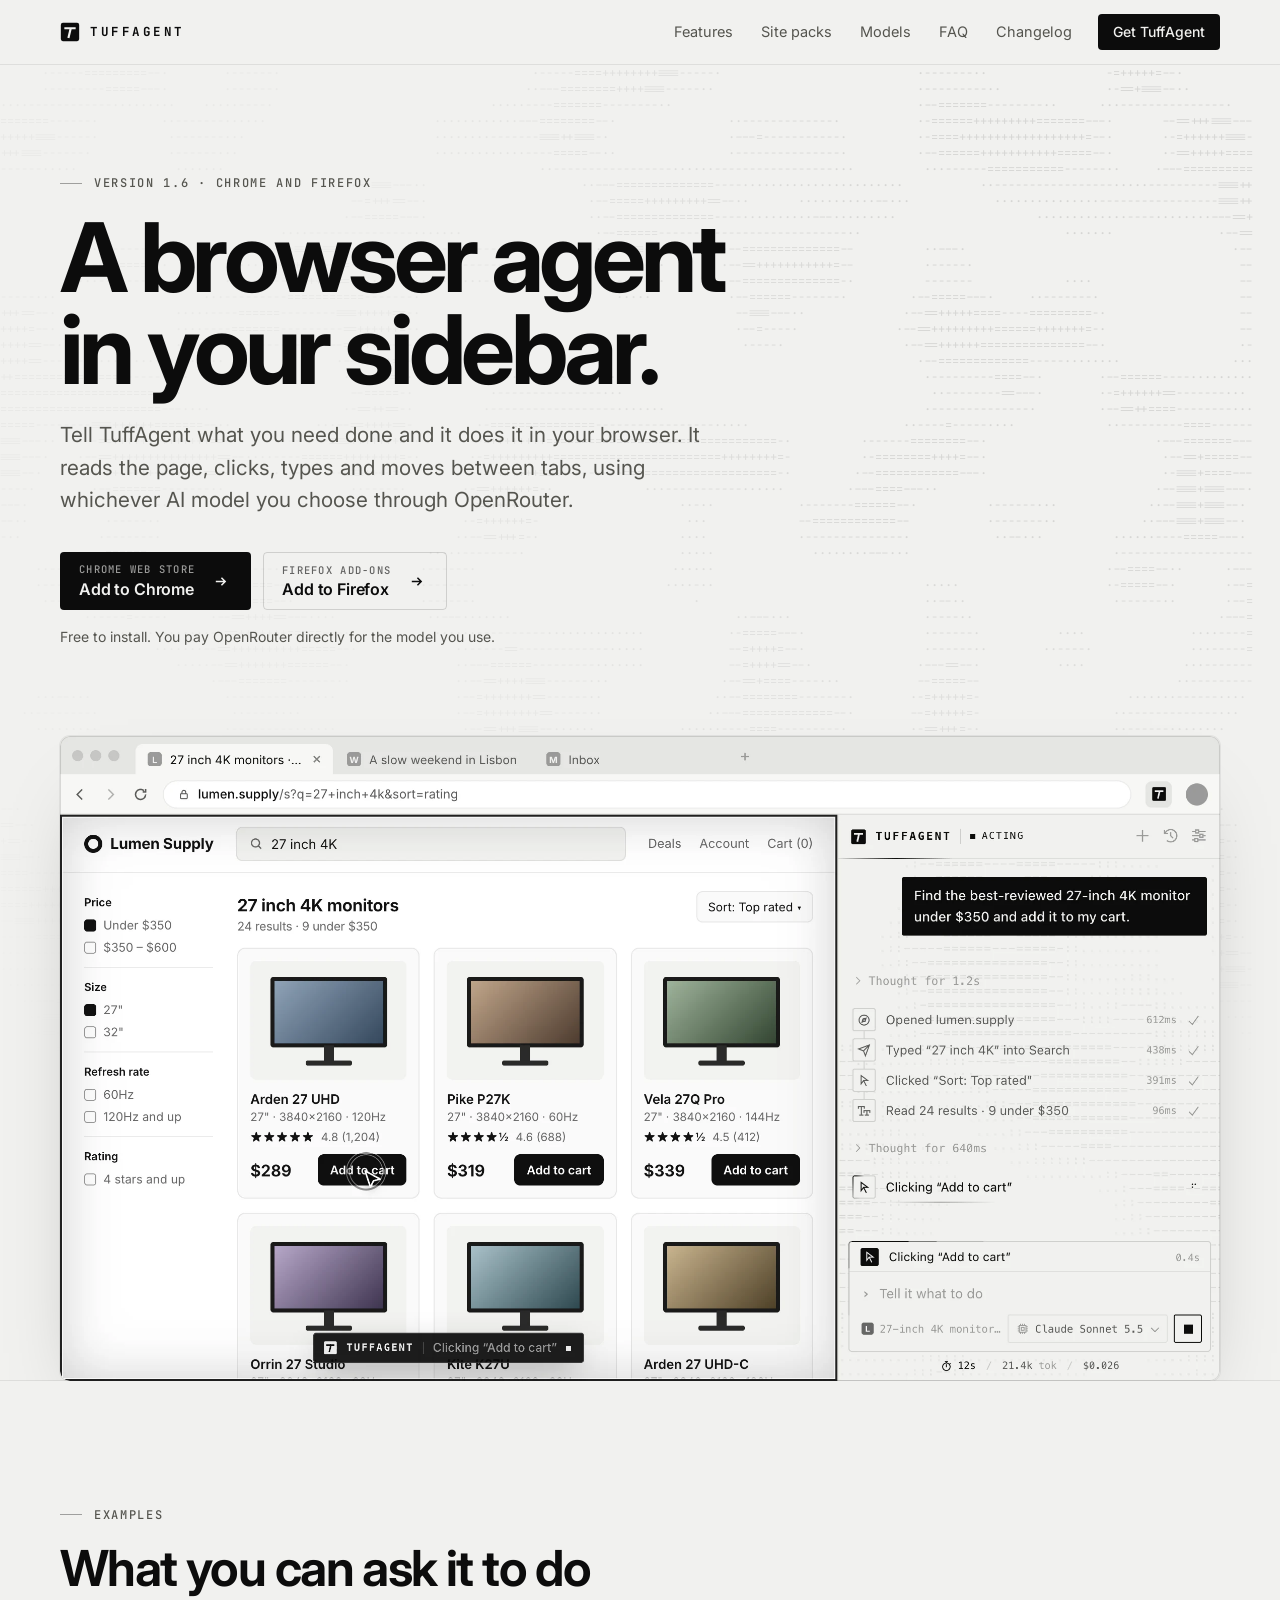
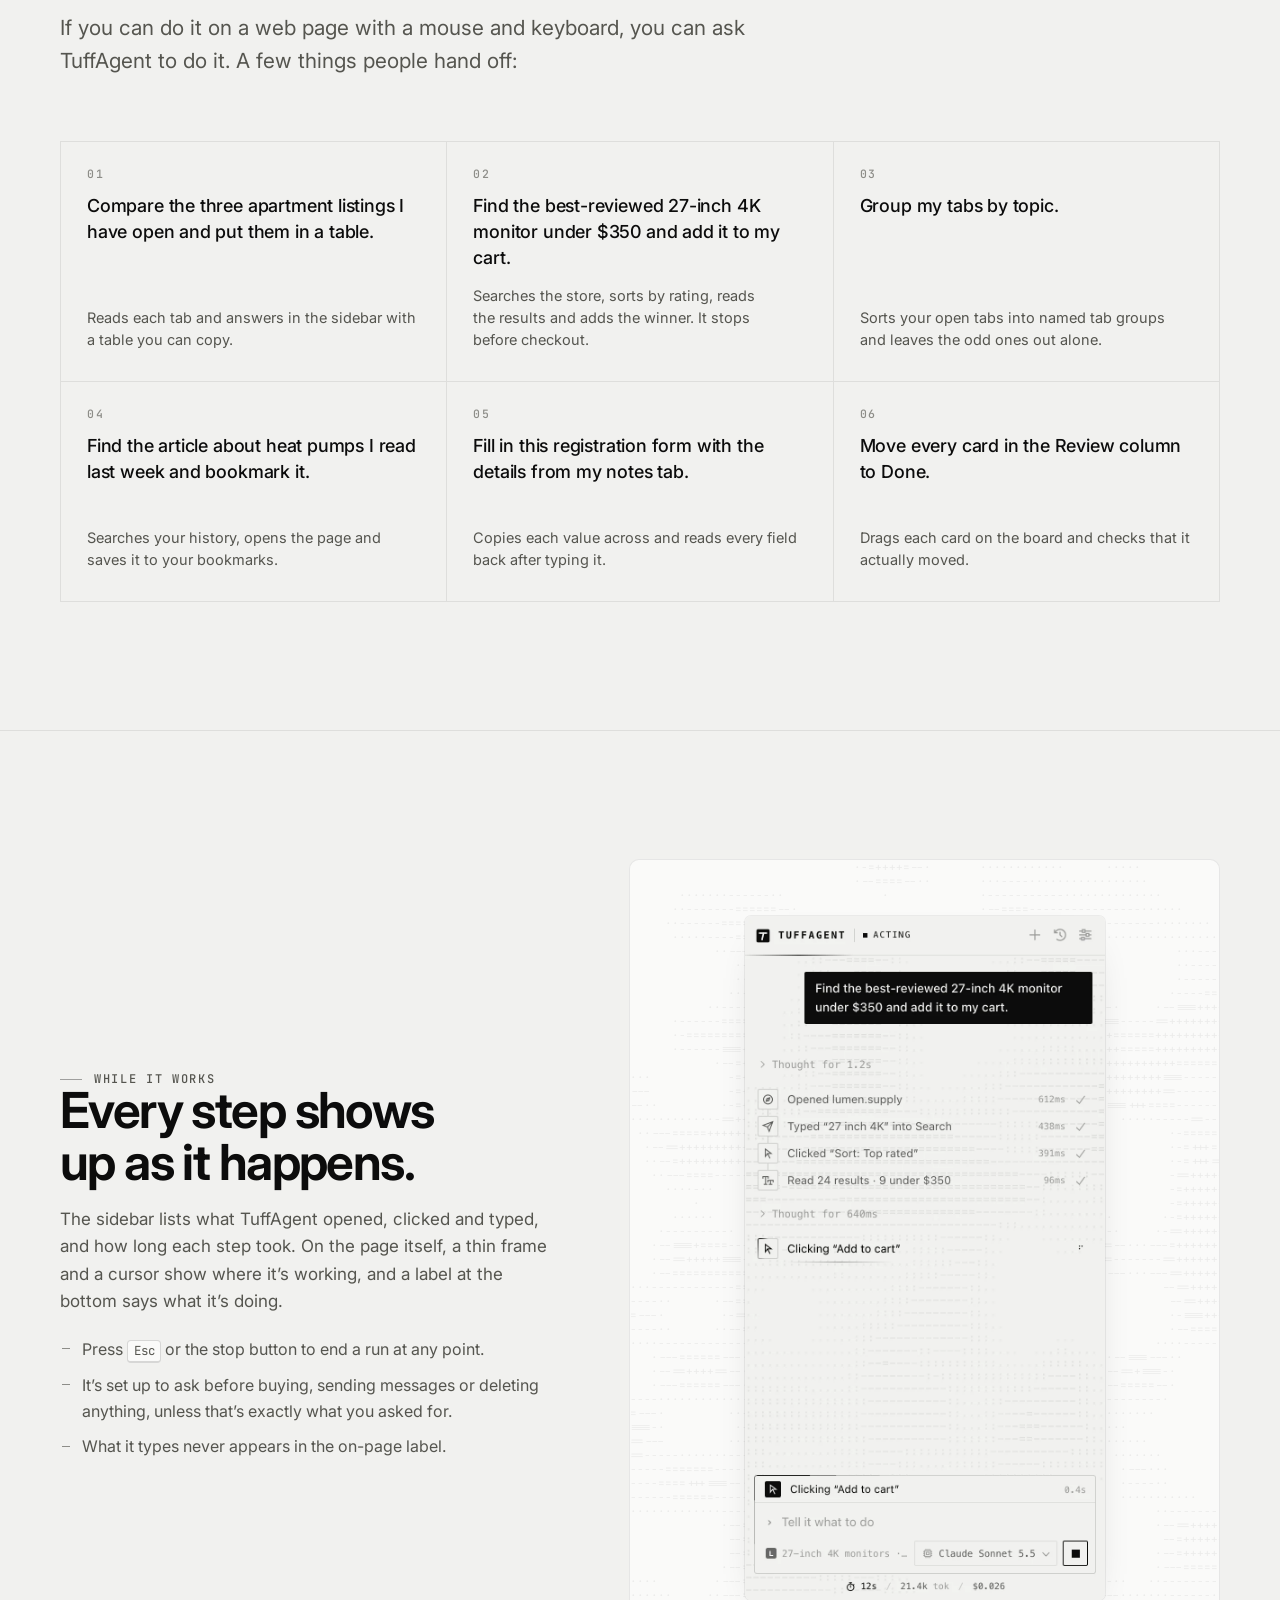
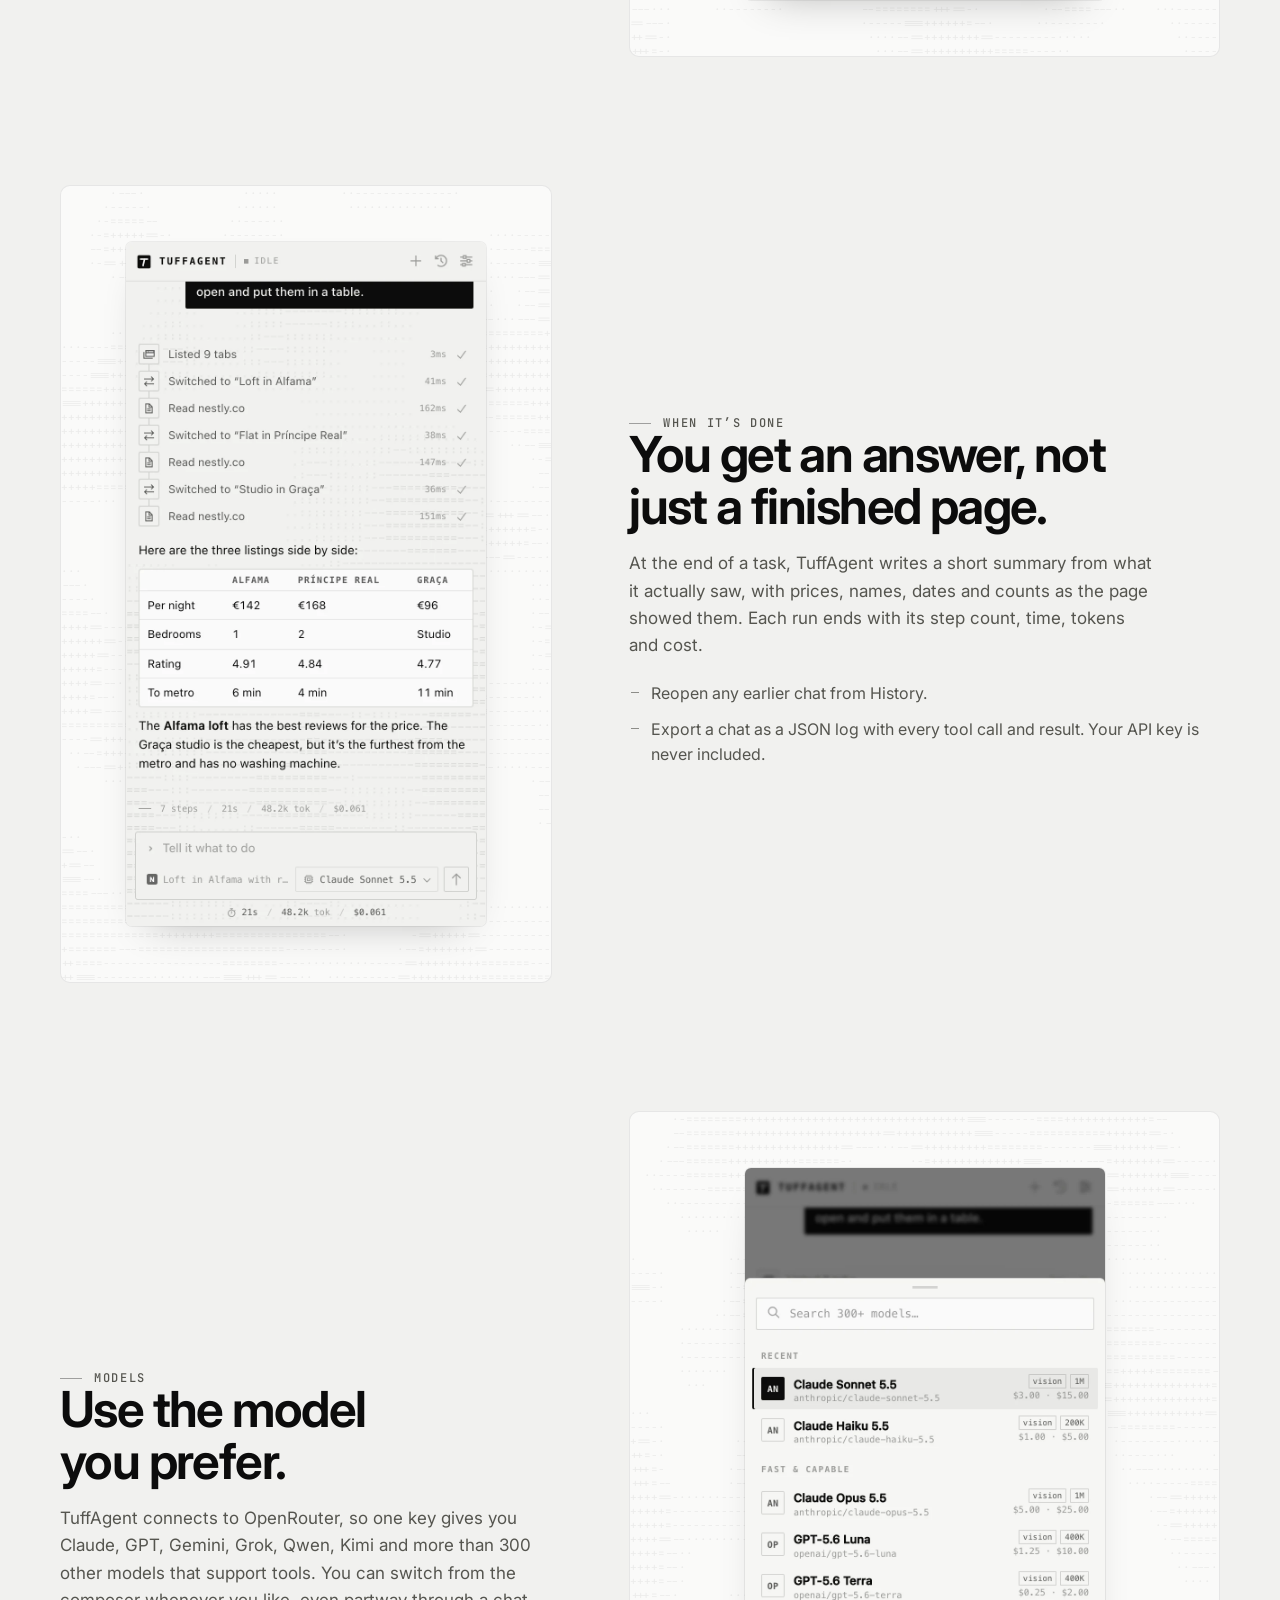
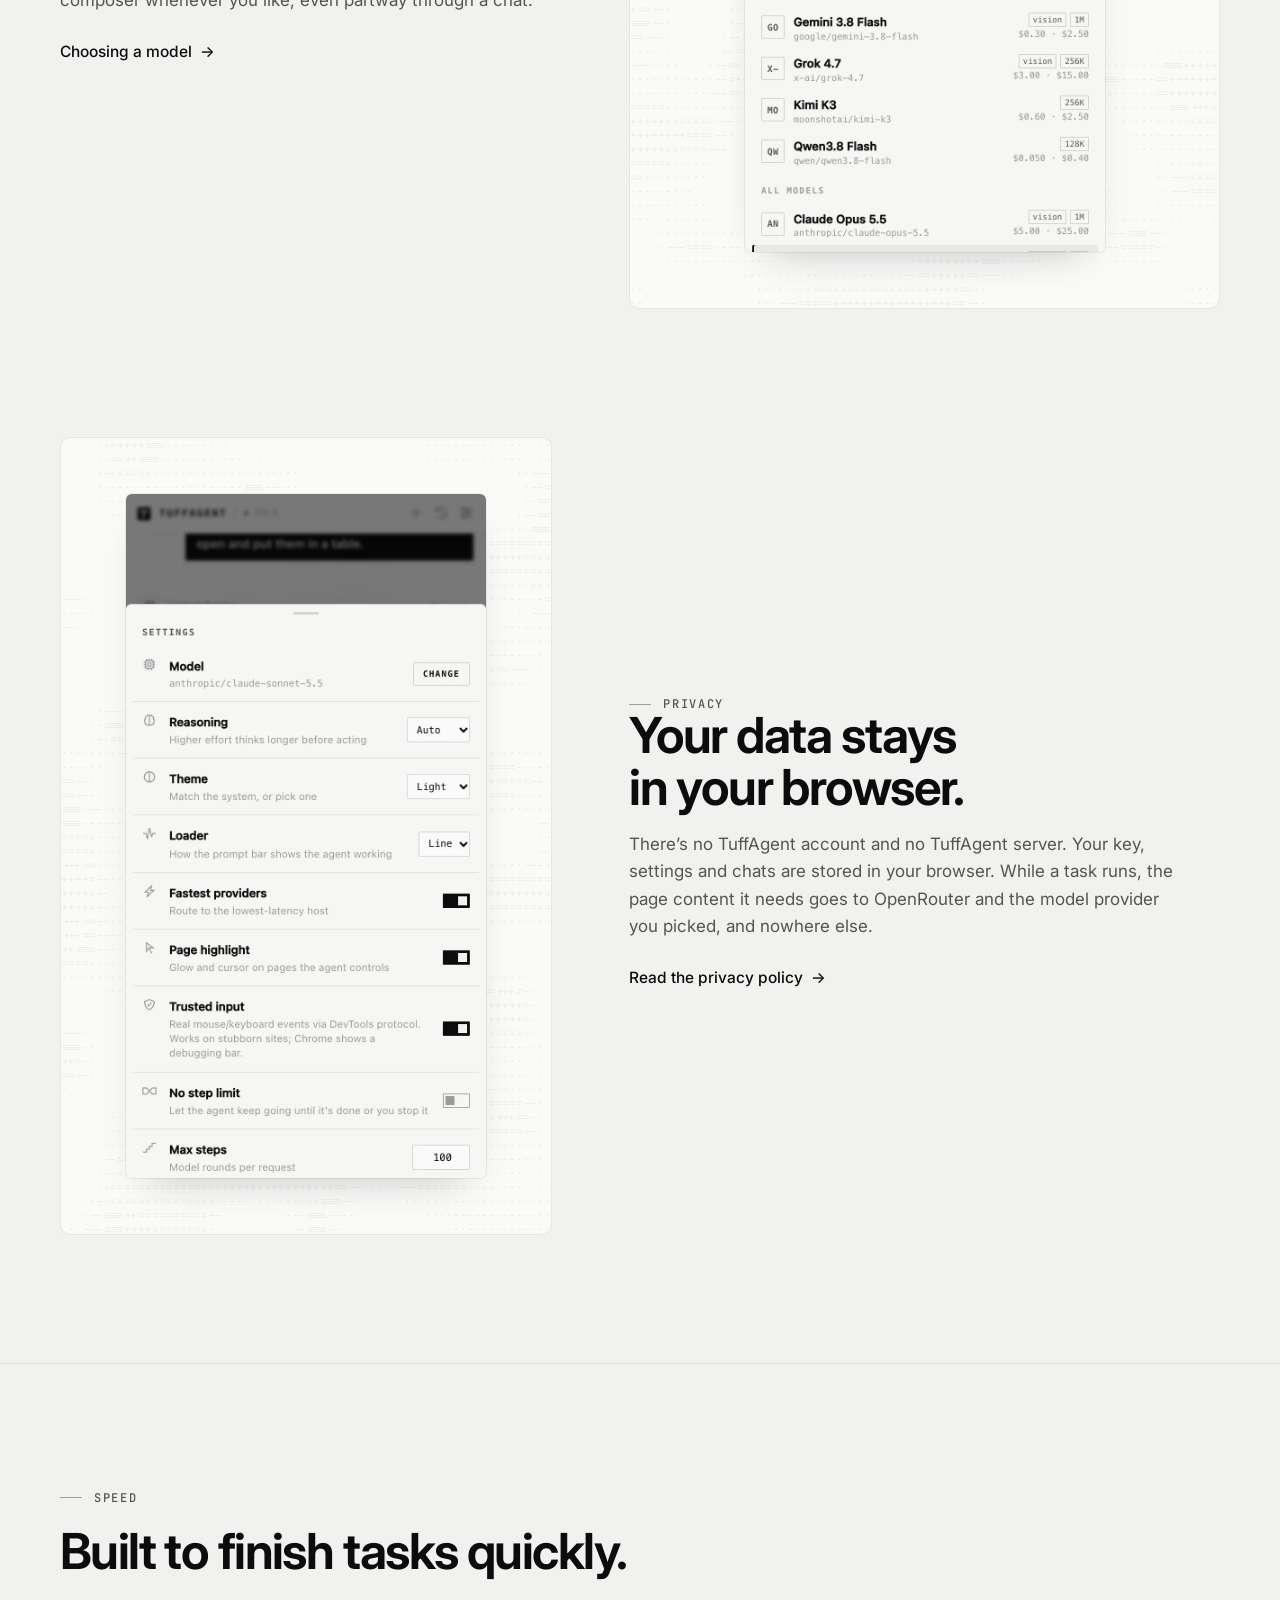
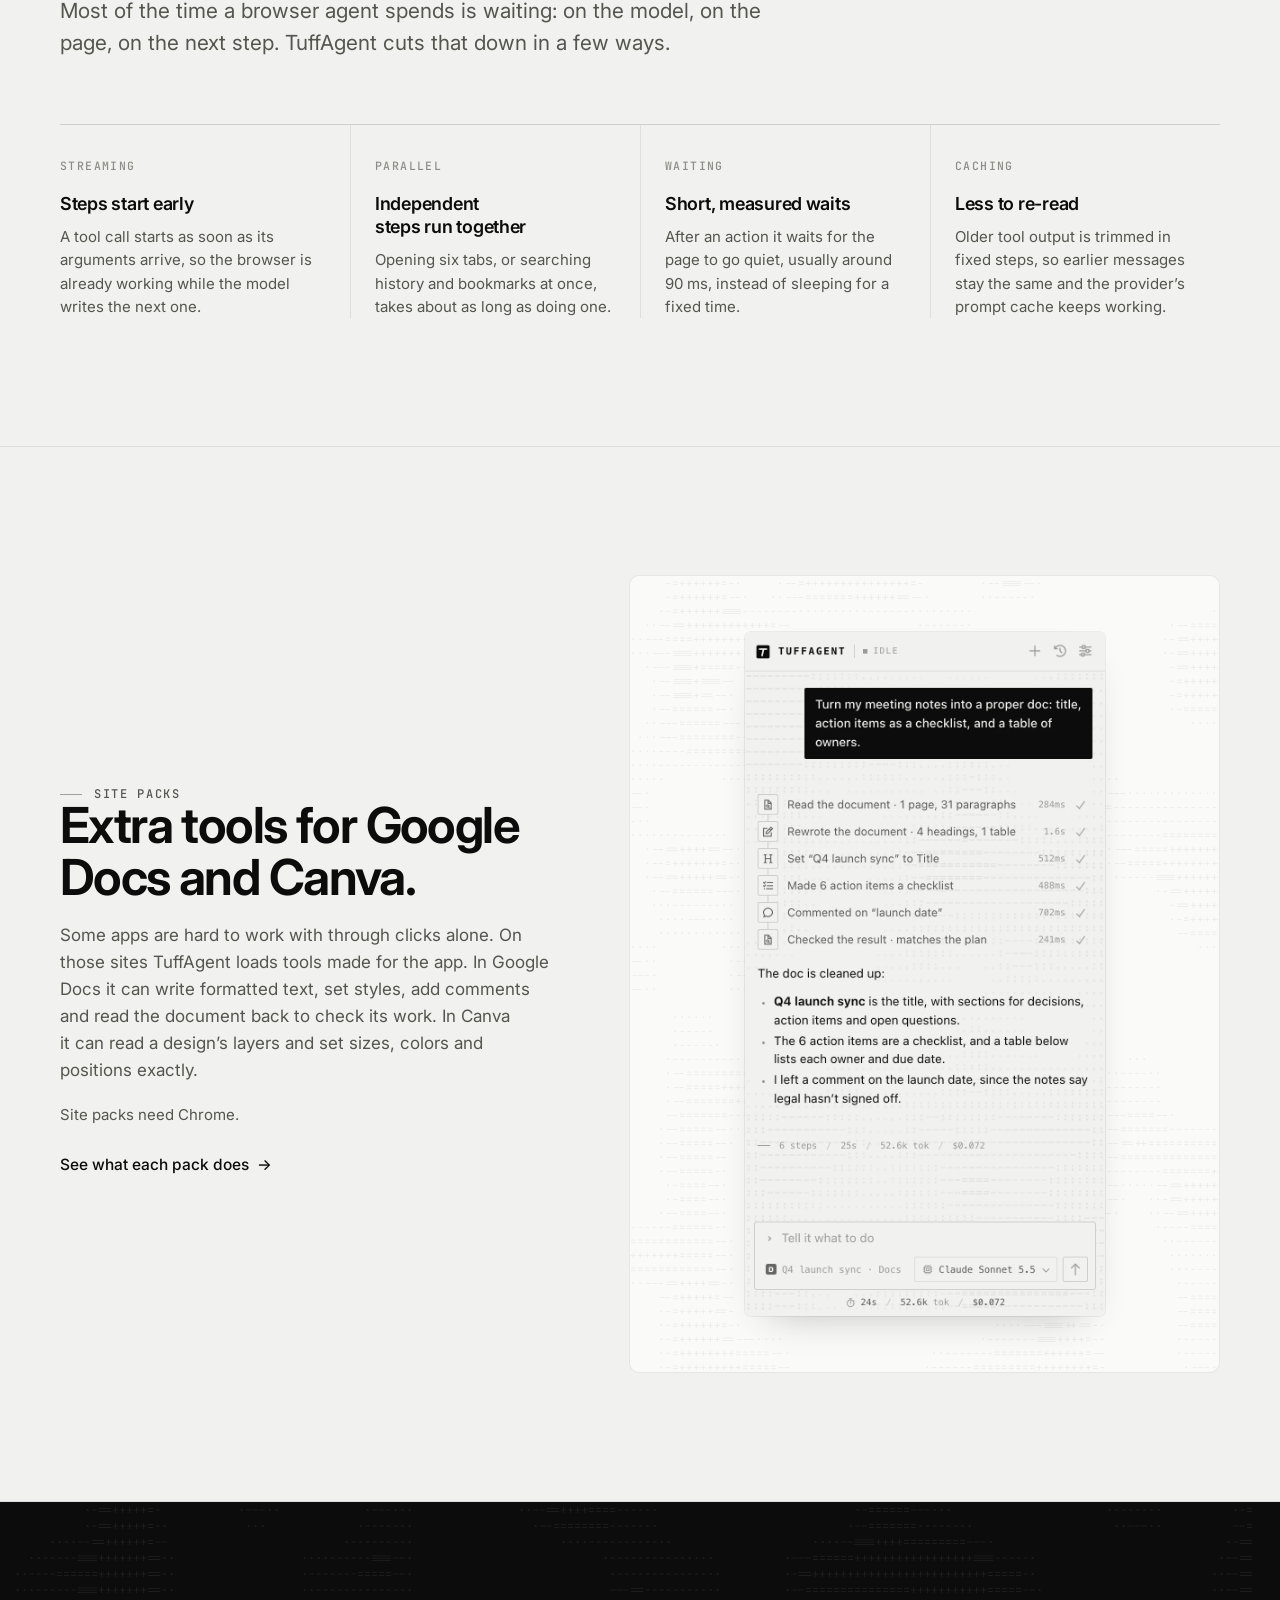
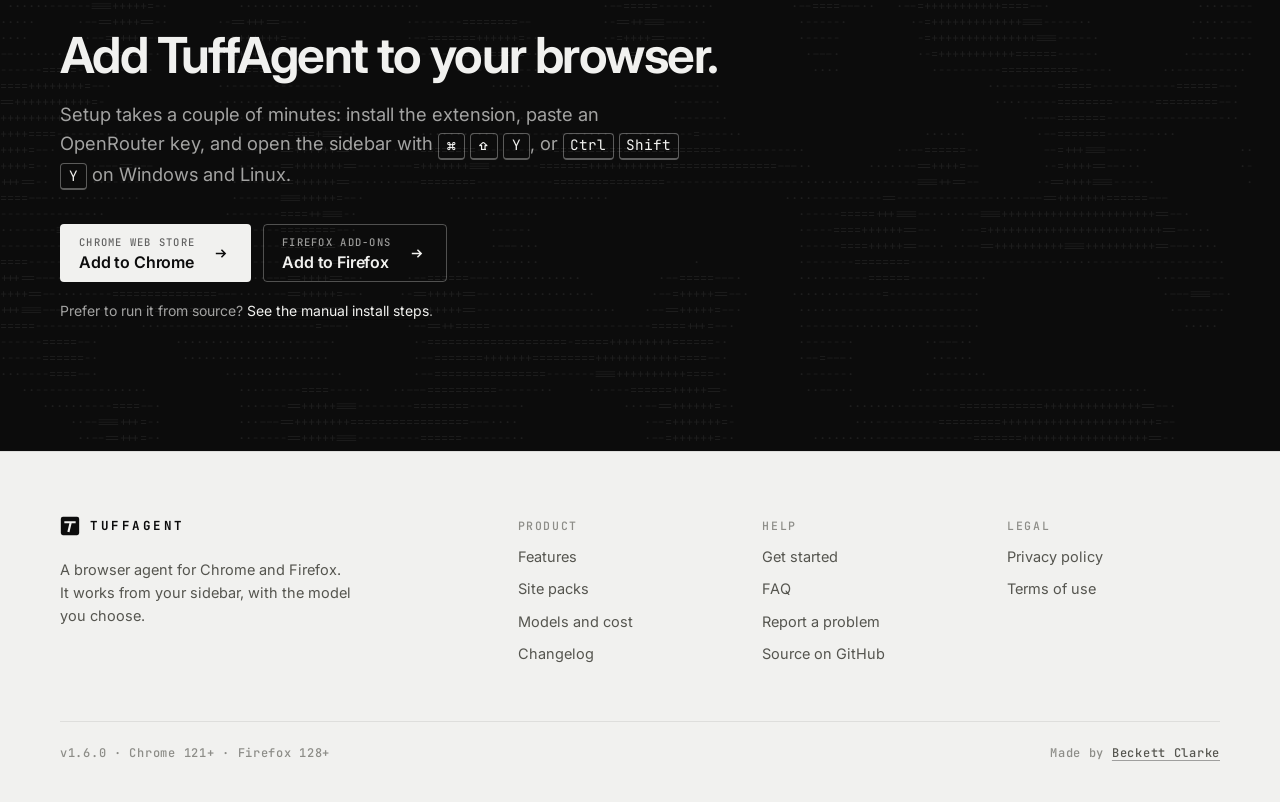
<file: site/index.html>
<!doctype html>
<html lang="en">
<head>
<meta charset="utf-8">
<meta name="viewport" content="width=device-width, initial-scale=1">
<title>TuffAgent: a browser agent in your sidebar</title>
<meta name="description" content="TuffAgent is a browser extension for Chrome and Firefox. Describe a task and it reads pages, clicks, types and works your tabs, using the AI model you choose through OpenRouter.">
<meta name="color-scheme" content="light dark">
<meta name="theme-color" content="#f1f1ef" media="(prefers-color-scheme: light)">
<meta name="theme-color" content="#0a0a0a" media="(prefers-color-scheme: dark)">
<link rel="icon" href="favicon.svg" type="image/svg+xml">
<link rel="icon" href="assets/img/favicon-32.png" sizes="32x32" type="image/png">
<link rel="apple-touch-icon" href="assets/img/apple-touch-icon.png">
<meta property="og:type" content="website">
<meta property="og:site_name" content="TuffAgent">
<meta property="og:title" content="TuffAgent: a browser agent in your sidebar">
<meta property="og:description" content="TuffAgent is a browser extension for Chrome and Firefox. Describe a task and it reads pages, clicks, types and works your tabs, using the AI model you choose through OpenRouter.">
<meta property="og:image" content="assets/img/og-dark.png">
<meta property="og:image:width" content="1200">
<meta property="og:image:height" content="630">
<meta name="twitter:card" content="summary_large_image">
<link rel="preconnect" href="https://fonts.googleapis.com">
<link rel="preconnect" href="https://fonts.gstatic.com" crossorigin>
<link rel="stylesheet" href="https://fonts.googleapis.com/css2?family=Inter:opsz,wght@14..32,400..700&amp;family=JetBrains+Mono:wght@500;700&amp;display=swap">
<link rel="stylesheet" href="assets/site.css">
<script type="module" src="assets/site.js"></script>
</head>
<body>
<a class="skip" href="#main">Skip to content</a>
<header class="top">
  <div class="wrap">
    <a class="brand" href="index.html" aria-label="TuffAgent home"><svg class="mark" viewBox="0 0 24 24" aria-hidden="true"><rect x="1" y="1" width="22" height="22" rx="2.5"/><path d="M5.2 6.2h13.6v2.6H5.2zM11.635 7.199l2.53.602-2.801 11.765-2.53-.602z"/></svg><span>TuffAgent</span></a>
    <button class="menu-btn" type="button" aria-expanded="false" aria-controls="nav" aria-label="Menu"><svg viewBox="0 0 18 18" fill="none" stroke="currentColor" stroke-width="1.5" aria-hidden="true"><path d="M2 5h14M2 9h14M2 13h14"/></svg></button>
    <nav class="nav" id="nav" aria-label="Main">
        <a href="features.html">Features</a>
        <a href="site-packs.html">Site packs</a>
        <a href="models.html">Models</a>
        <a href="faq.html">FAQ</a>
        <a href="changelog.html">Changelog</a>
        <a class="btn ink sm" href="install.html">Get TuffAgent</a>
    </nav>
  </div>
</header>
<main id="main">
<section class="hero">
  <div class="field fade" data-field="5" data-lens></div>
  <div class="wrap">
    <p class="eyebrow rise">Version 1.6 · Chrome and Firefox</p>
    <h1 class="display rise d1">A browser agent<br>in your sidebar.</h1>
    <p class="lede rise d2">Tell TuffAgent what you need done and it does it in your browser. It reads the page, clicks, types and moves between tabs, using whichever AI model you choose through OpenRouter.</p>
    <div class="rise d3"><div class="stores">
      <a class="btn ink store" data-store="chrome" href="https://chromewebstore.google.com/detail/tuffagent/CHROME_EXTENSION_ID"><span class="lbl"><small>Chrome Web Store</small><b>Add to Chrome</b></span><svg class="arrow" viewBox="0 0 16 16" fill="none" stroke="currentColor" stroke-width="1.6" aria-hidden="true"><path d="M3 8h10M9 4l4 4-4 4"/></svg></a>
      <a class="btn line store" data-store="firefox" href="https://addons.mozilla.org/firefox/addon/FIREFOX_ADDON_SLUG/"><span class="lbl"><small>Firefox Add-ons</small><b>Add to Firefox</b></span><svg class="arrow" viewBox="0 0 16 16" fill="none" stroke="currentColor" stroke-width="1.6" aria-hidden="true"><path d="M3 8h10M9 4l4 4-4 4"/></svg></a>
    </div></div>
    <p class="fine rise d3">Free to install. You pay OpenRouter directly for the model you use.</p>
    <div class="hero-shot rise d4">
      <picture><source srcset="assets/img/scene-1-dark.webp" media="(prefers-color-scheme: dark)"><img src="assets/img/scene-1-light.webp" alt="TuffAgent in the browser’s side panel, adding a monitor to a shopping cart. A frame and cursor on the page show where it is working." width="1152" height="640" fetchpriority="high" decoding="async"></picture>
    </div>
  </div>
</section>

<section class="sec" id="examples">
  <div class="wrap">
    <div class="sec-head">
      <p class="eyebrow">Examples</p>
      <h2>What you can ask it to do</h2>
      <p class="lede">If you can do it on a web page with a mouse and keyboard, you can ask TuffAgent to do it. A few things people hand off:</p>
    </div>
    <div class="tasks">
      <article class="task"><span class="n">01</span><q>Compare the three apartment listings I have open and put them in a table.</q><p>Reads each tab and answers in the sidebar with a table you can copy.</p></article>
      <article class="task"><span class="n">02</span><q>Find the best-reviewed 27-inch 4K monitor under $350 and add it to my cart.</q><p>Searches the store, sorts by rating, reads the results and adds the winner. It stops before checkout.</p></article>
      <article class="task"><span class="n">03</span><q>Group my tabs by topic.</q><p>Sorts your open tabs into named tab groups and leaves the odd ones out alone.</p></article>
      <article class="task"><span class="n">04</span><q>Find the article about heat pumps I read last week and bookmark it.</q><p>Searches your history, opens the page and saves it to your bookmarks.</p></article>
      <article class="task"><span class="n">05</span><q>Fill in this registration form with the details from my notes tab.</q><p>Copies each value across and reads every field back after typing it.</p></article>
      <article class="task"><span class="n">06</span><q>Move every card in the Review column to Done.</q><p>Drags each card on the board and checks that it actually moved.</p></article>
    </div>
  </div>
</section>

<section class="sec" id="how">
  <div class="wrap">
    <div class="split">
      <div>
        <p class="eyebrow">While it works</p>
        <h2>Every step shows up as it happens.</h2>
        <p>The sidebar lists what TuffAgent opened, clicked and typed, and how long each step took. On the page itself, a thin frame and a cursor show where it’s working, and a label at the bottom says what it’s doing.</p>
        <ul>
          <li>Press <kbd>Esc</kbd> or the stop button to end a run at any point.</li>
          <li>It’s set up to ask before buying, sending messages or deleting anything, unless that’s exactly what you asked for.</li>
          <li>What it types never appears in the on-page label.</li>
        </ul>
      </div>
      <div class="stage"><div class="field" data-field="11" data-lens></div>
        <div class="panel" style="width:min(100%,360px)"><picture><source srcset="assets/img/panel-live-dark.webp" media="(prefers-color-scheme: dark)"><img src="assets/img/panel-live-light.webp" alt="The TuffAgent panel during a run: finished steps with timings, and a click in progress." width="400" height="760" loading="lazy" decoding="async"></picture></div></div>
    </div>

    <div class="split flip">
      <div>
        <p class="eyebrow">When it’s done</p>
        <h2>You get an answer, not just a finished page.</h2>
        <p>At the end of a task, TuffAgent writes a short summary from what it actually saw, with prices, names, dates and counts as the page showed them. Each run ends with its step count, time, tokens and cost.</p>
        <ul>
          <li>Reopen any earlier chat from History.</li>
          <li>Export a chat as a JSON log with every tool call and result. Your API key is never included.</li>
        </ul>
      </div>
      <div class="stage"><div class="field" data-field="12" data-lens></div>
        <div class="panel" style="width:min(100%,360px)"><picture><source srcset="assets/img/panel-rentals-dark.webp" media="(prefers-color-scheme: dark)"><img src="assets/img/panel-rentals-light.webp" alt="A finished task in the TuffAgent panel: steps across three tabs, then a table comparing three apartments." width="400" height="760" loading="lazy" decoding="async"></picture></div></div>
    </div>

    <div class="split">
      <div>
        <p class="eyebrow">Models</p>
        <h2>Use the model you prefer.</h2>
        <p>TuffAgent connects to OpenRouter, so one key gives you Claude, GPT, Gemini, Grok, Qwen, Kimi and more than 300 other models that support tools. You can switch from the composer whenever you like, even partway through a chat.</p>
        <a class="more" href="models.html">Choosing a model</a>
      </div>
      <div class="stage"><div class="field" data-field="13" data-lens></div>
        <div class="panel" style="width:min(100%,360px)"><picture><source srcset="assets/img/panel-picker-dark.webp" media="(prefers-color-scheme: dark)"><img src="assets/img/panel-picker-light.webp" alt="The model picker, listing models with their context size and price per million tokens." width="400" height="760" loading="lazy" decoding="async"></picture></div></div>
    </div>

    <div class="split flip">
      <div>
        <p class="eyebrow">Privacy</p>
        <h2>Your data stays in your browser.</h2>
        <p>There’s no TuffAgent account and no TuffAgent server. Your key, settings and chats are stored in your browser. While a task runs, the page content it needs goes to OpenRouter and the model provider you picked, and nowhere else.</p>
        <a class="more" href="privacy.html">Read the privacy policy</a>
      </div>
      <div class="stage"><div class="field" data-field="14" data-lens></div>
        <div class="panel" style="width:min(100%,360px)"><picture><source srcset="assets/img/panel-settings-dark.webp" media="(prefers-color-scheme: dark)"><img src="assets/img/panel-settings-light.webp" alt="TuffAgent settings: model, reasoning effort, theme, loader, fastest providers, page highlight and trusted input." width="400" height="760" loading="lazy" decoding="async"></picture></div></div>
    </div>
  </div>
</section>

<section class="sec" id="speed">
  <div class="wrap">
    <div class="sec-head">
      <p class="eyebrow">Speed</p>
      <h2>Built to finish tasks quickly.</h2>
      <p class="lede">Most of the time a browser agent spends is waiting: on the model, on the page, on the next step. TuffAgent cuts that down in a few ways.</p>
    </div>
    <div class="facts">
      <div class="fact"><span class="k">Streaming</span><h3>Steps start early</h3><p>A tool call starts as soon as its arguments arrive, so the browser is already working while the model writes the next one.</p></div>
      <div class="fact"><span class="k">Parallel</span><h3>Independent steps run together</h3><p>Opening six tabs, or searching history and bookmarks at once, takes about as long as doing one.</p></div>
      <div class="fact"><span class="k">Waiting</span><h3>Short, measured waits</h3><p>After an action it waits for the page to go quiet, usually around 90&nbsp;ms, instead of sleeping for a fixed time.</p></div>
      <div class="fact"><span class="k">Caching</span><h3>Less to re-read</h3><p>Older tool output is trimmed in fixed steps, so earlier messages stay the same and the provider’s prompt cache keeps working.</p></div>
    </div>
  </div>
</section>

<section class="sec" id="packs">
  <div class="wrap">
    <div class="split">
      <div>
        <p class="eyebrow">Site packs</p>
        <h2>Extra tools for Google Docs and Canva.</h2>
        <p>Some apps are hard to work with through clicks alone. On those sites TuffAgent loads tools made for the app. In Google Docs it can write formatted text, set styles, add comments and read the document back to check its work. In Canva it can read a design’s layers and set sizes, colors and positions exactly.</p>
        <p class="muted" style="font-size:15px">Site packs need Chrome.</p>
        <a class="more" href="site-packs.html">See what each pack does</a>
      </div>
      <div class="stage"><div class="field" data-field="15" data-lens></div>
        <div class="panel" style="width:min(100%,360px)"><picture><source srcset="assets/img/panel-docs-dark.webp" media="(prefers-color-scheme: dark)"><img src="assets/img/panel-docs-light.webp" alt="TuffAgent tidying a Google Doc: rewriting it, setting the title style, making a checklist and adding a comment." width="400" height="760" loading="lazy" decoding="async"></picture></div></div>
    </div>
  </div>
</section>

<section class="cta">
  <div class="field" data-field="33" data-lens></div>
  <div class="wrap">
    <h2>Add TuffAgent to your browser.</h2>
    <p>Setup takes a couple of minutes: install the extension, paste an OpenRouter key, and open the sidebar with <kbd>⌘</kbd> <kbd>⇧</kbd> <kbd>Y</kbd>, or <kbd>Ctrl</kbd> <kbd>Shift</kbd> <kbd>Y</kbd> on Windows and Linux.</p>
    <div class="stores">
      <a class="btn ink store" data-store="chrome" href="https://chromewebstore.google.com/detail/tuffagent/CHROME_EXTENSION_ID"><span class="lbl"><small>Chrome Web Store</small><b>Add to Chrome</b></span><svg class="arrow" viewBox="0 0 16 16" fill="none" stroke="currentColor" stroke-width="1.6" aria-hidden="true"><path d="M3 8h10M9 4l4 4-4 4"/></svg></a>
      <a class="btn line store" data-store="firefox" href="https://addons.mozilla.org/firefox/addon/FIREFOX_ADDON_SLUG/"><span class="lbl"><small>Firefox Add-ons</small><b>Add to Firefox</b></span><svg class="arrow" viewBox="0 0 16 16" fill="none" stroke="currentColor" stroke-width="1.6" aria-hidden="true"><path d="M3 8h10M9 4l4 4-4 4"/></svg></a>
    </div>
    <p class="fine">Prefer to run it from source? <a href="install.html#source">See the manual install steps</a>.</p>
  </div>
</section>
</main>
<footer class="foot">
  <div class="wrap">
    <div class="cols">
      <div>
        <a class="brand" href="index.html"><svg class="mark" viewBox="0 0 24 24" aria-hidden="true"><rect x="1" y="1" width="22" height="22" rx="2.5"/><path d="M5.2 6.2h13.6v2.6H5.2zM11.635 7.199l2.53.602-2.801 11.765-2.53-.602z"/></svg><span>TuffAgent</span></a>
        <p>A browser agent for Chrome and Firefox. It works from your sidebar, with the model you choose.</p>
      </div>
      <div>
        <h4>Product</h4>
        <ul><li><a href="features.html">Features</a></li><li><a href="site-packs.html">Site packs</a></li><li><a href="models.html">Models and cost</a></li><li><a href="changelog.html">Changelog</a></li></ul>
      </div>
      <div>
        <h4>Help</h4>
        <ul><li><a href="install.html">Get started</a></li><li><a href="faq.html">FAQ</a></li><li><a href="https://github.com/beckettclarke/TuffAgent/issues">Report a problem</a></li><li><a href="https://github.com/beckettclarke/TuffAgent">Source on GitHub</a></li></ul>
      </div>
      <div>
        <h4>Legal</h4>
        <ul><li><a href="privacy.html">Privacy policy</a></li><li><a href="terms.html">Terms of use</a></li></ul>
      </div>
    </div>
    <div class="base"><span>v1.6.0 · Chrome 121+ · Firefox 128+</span><span>Made by <a href="https://beckettclarke.ca">Beckett Clarke</a></span></div>
  </div>
</footer>
</body>
</html>
</file>
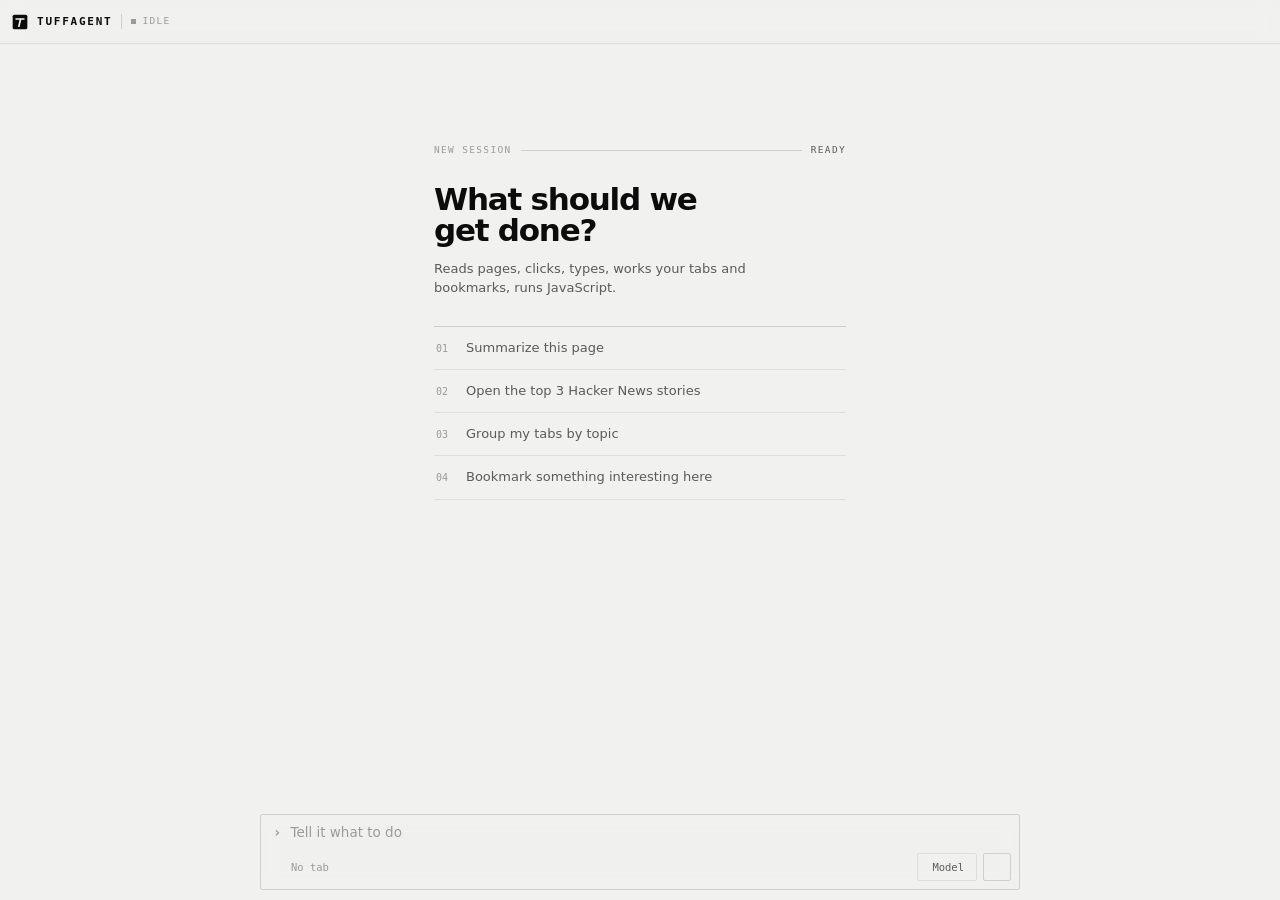
<file: sidepanel.html>
<!doctype html>
<html lang="en" data-theme="system">
<head>
  <meta charset="utf-8">
  <meta name="viewport" content="width=device-width, initial-scale=1">
  <title>TuffAgent</title>
  <link rel="stylesheet" href="https://beckettclarke.ca/css/fontawesome.css">
  <link rel="stylesheet" href="sidepanel.css">
</head>
<body>
  <svg width="0" height="0" style="position:absolute" aria-hidden="true">
    <defs>
      <symbol id="i-mark" viewBox="0 0 24 24">
        <rect x="1" y="1" width="22" height="22" rx="2.5" style="fill: var(--fg)"/>
        <path d="M6.5 7.5h11M12.9 7.5 10.4 18" style="stroke: var(--bg)" stroke-width="2.6" stroke-linecap="square" fill="none"/>
      </symbol>
    </defs>
  </svg>

  <div id="app">
    <header class="top">
      <div class="brand">
        <svg class="mark"><use href="#i-mark"/></svg>
        <span class="word">TuffAgent</span>
        <span class="status" id="status">idle</span>
      </div>
      <div class="top-actions">
        <button id="newBtn" class="icon-btn" title="New chat" aria-label="New chat">
          <i class="fa-sharp fa-regular fa-plus" aria-hidden="true"></i>
        </button>
        <button id="historyBtn" class="icon-btn" title="History" aria-label="History">
          <i class="fa-sharp fa-regular fa-clock-rotate-left" aria-hidden="true"></i>
        </button>
        <button id="settingsBtn" class="icon-btn" title="Settings" aria-label="Settings">
          <i class="fa-sharp fa-regular fa-sliders" aria-hidden="true"></i>
        </button>
      </div>
      <div class="progress"></div>
    </header>

    <main id="scroll" aria-label="Conversation">
      <section id="empty" class="empty">
        <div class="eyebrow"><span>New session</span><i></i><span>Ready</span></div>
        <h1>What should we<br>get done?</h1>
        <p class="sub">Reads pages, clicks, types, works your tabs and bookmarks, runs JavaScript.</p>
        <div class="suggestions">
          <button class="sugg" data-prompt="Summarize this page in a few bullet points.">
            <span class="n">01</span><span class="st">Summarize this page</span><span class="go"><i class="fa-sharp fa-regular fa-file-lines" aria-hidden="true"></i></span>
          </button>
          <button class="sugg" data-prompt="Open the top 3 stories on Hacker News in new background tabs and tell me what each is about.">
            <span class="n">02</span><span class="st">Open the top 3 Hacker News stories</span><span class="go"><i class="fa-sharp fa-regular fa-newspaper" aria-hidden="true"></i></span>
          </button>
          <button class="sugg" data-prompt="Look at all my open tabs and group them by topic with short, clear names.">
            <span class="n">03</span><span class="st">Group my tabs by topic</span><span class="go"><i class="fa-sharp fa-regular fa-object-group" aria-hidden="true"></i></span>
          </button>
          <button class="sugg" data-prompt="Find links on this page I haven't visited before and bookmark the most interesting one into a folder called TuffAgent.">
            <span class="n">04</span><span class="st">Bookmark something interesting here</span><span class="go"><i class="fa-sharp fa-regular fa-bookmark" aria-hidden="true"></i></span>
          </button>
        </div>
      </section>
      <div id="thread" class="thread"></div>
    </main>

    <footer class="dock">
      <button id="jump" class="jump" title="Jump to latest" aria-label="Jump to latest">
        <i class="fa-sharp fa-regular fa-arrow-down" aria-hidden="true"></i>
      </button>
      <div class="composer" id="composer">
        <div class="activity" id="activity">
          <div class="act-in">
            <span class="act-meter" id="actMeter" aria-hidden="true"></span>
            <span class="act-icon" id="actIcon"></span>
            <span class="act-label" id="actLabel"></span>
            <span class="act-time" id="actTime"></span>
          </div>
        </div>
        <svg class="tracer" aria-hidden="true"><rect class="t3" pathLength="100"/><rect class="t2" pathLength="100"/><rect class="t1" pathLength="100"/></svg>
        <div class="bouncer" aria-hidden="true"><i></i><i></i></div>
        <div class="input-row">
          <span class="prompt" aria-hidden="true">›</span>
          <textarea id="input" rows="1" placeholder="Tell it what to do" spellcheck="false" aria-label="Message TuffAgent"></textarea>
        </div>
        <div class="composer-row">
          <div id="tabChip" class="tab-chip" title="Current tab">
            <i class="tab-fallback fa-sharp fa-regular fa-globe" aria-hidden="true"></i>
            <img id="tabIcon" alt="">
            <span id="tabTitle">No tab</span>
          </div>
          <button id="modelBtn" class="model-chip" title="Choose model" aria-label="Choose model">
            <i class="fa-sharp fa-regular fa-microchip" aria-hidden="true"></i>
            <span id="modelName" class="model-name">Model</span>
            <i class="chev fa-sharp fa-regular fa-chevron-down" aria-hidden="true"></i>
          </button>
          <button id="sendBtn" class="send" title="Send (⏎)" aria-label="Send" disabled>
            <i class="arrow fa-sharp fa-regular fa-arrow-up" aria-hidden="true"></i>
            <span class="sq"></span>
          </button>
        </div>
      </div>
      <div id="totals" class="totals" title="Whole chat: time the agent spent working (not time waiting on you), tokens and cost" hidden>
        <span class="tt-time"><i class="fa-sharp fa-regular fa-stopwatch" aria-hidden="true"></i><b id="totTime">0s</b></span>
        <span><b id="totTok">0</b> tok</span>
        <span><b id="totCost">$0</b></span>
      </div>
    </footer>

    <section id="onboard" class="onboard" hidden>
      <div class="ob-card">
        <div class="eyebrow"><svg class="mark"><use href="#i-mark"/></svg><span>TuffAgent</span><i></i><span>Setup</span></div>
        <h1>Connect a model.</h1>
        <p class="sub">Paste an OpenRouter key to run Claude, GPT, Gemini, Grok, Qwen and hundreds more. It stays on this device.</p>
        <ol class="ob-steps">
          <li><span>01</span>Make a free account at <a href="https://openrouter.ai/keys" target="_blank" rel="noopener">openrouter.ai</a></li>
          <li><span>02</span>Create a key, and add credit for paid models</li>
          <li><span>03</span>Paste it below</li>
        </ol>
        <form id="obForm">
          <div class="field">
            <i class="fa-sharp fa-regular fa-key" aria-hidden="true"></i>
            <input id="obKey" type="password" placeholder="sk-or-v1-…" autocomplete="off" spellcheck="false" aria-label="OpenRouter API key">
            <button class="reveal" id="obReveal" type="button" title="Show key" aria-label="Show key" aria-pressed="false"><i class="fa-sharp fa-regular fa-eye" aria-hidden="true"></i></button>
          </div>
          <button class="btn primary" id="obGo" type="submit"><span>Connect</span><i class="go fa-sharp fa-regular fa-arrow-right" aria-hidden="true"></i><i class="spin"></i></button>
          <p class="ob-err" id="obErr"></p>
        </form>
        <a class="ob-link" href="https://openrouter.ai/keys" target="_blank" rel="noopener">Get a key — openrouter.ai/keys ↗</a>
        <p class="ob-fine">TuffAgent can click, type and run scripts on pages you're signed in to, and sends page content to the model you pick only while it works on a task. <a href="https://github.com/beckettclarke/TuffAgent/blob/main/PRIVACY.md" target="_blank" rel="noopener">Privacy policy</a></p>
      </div>
    </section>

    <div id="scrim" class="scrim"></div>

    <section id="picker" class="sheet" role="dialog" aria-modal="true" aria-label="Choose a model" aria-hidden="true">
      <div class="grab"></div>
      <div class="sheet-head">
        <div class="search">
          <i class="fa-sharp fa-regular fa-magnifying-glass" aria-hidden="true"></i>
          <input id="pickQ" placeholder="Search 300+ models…" spellcheck="false" autocomplete="off" aria-label="Search models">
        </div>
      </div>
      <div id="pickList" class="pick-list"></div>
    </section>

    <section id="history" class="sheet" role="dialog" aria-modal="true" aria-label="History" aria-hidden="true">
      <div class="grab"></div>
      <div class="sheet-title bar">
        <span>History</span>
        <button class="btn ghost sm" id="exportAll" type="button">
          <i class="fa-sharp fa-regular fa-file-export" aria-hidden="true"></i>Export all
        </button>
      </div>
      <div class="sheet-head">
        <div class="search">
          <i class="fa-sharp fa-regular fa-magnifying-glass" aria-hidden="true"></i>
          <input id="histQ" placeholder="Search chats…" spellcheck="false" autocomplete="off" aria-label="Search chats">
        </div>
      </div>
      <div id="histList" class="hist-list"></div>
      <p class="hist-hint">Exports are JSON logs with every message, tool call, result and timing. API keys are never included.</p>
    </section>

    <section id="settings" class="sheet" role="dialog" aria-modal="true" aria-label="Settings" aria-hidden="true">
      <div class="grab"></div>
      <div class="sheet-title">Settings</div>
      <div class="set-body">
        <label class="set-row">
          <i class="set-ic fa-sharp fa-regular fa-microchip" aria-hidden="true"></i><div><b>Model</b><small id="setModel">—</small></div>
          <button class="btn ghost sm" id="setModelBtn" type="button">Change</button>
        </label>
        <label class="set-row">
          <i class="set-ic fa-sharp fa-regular fa-brain" aria-hidden="true"></i><div><b>Reasoning</b><small>Higher effort thinks longer before acting</small></div>
          <select id="setReasoning">
            <option value="auto">Auto</option><option value="low">Low</option><option value="medium">Medium</option><option value="high">High</option>
          </select>
        </label>
        <label class="set-row">
          <i class="set-ic fa-sharp fa-regular fa-circle-half-stroke" aria-hidden="true"></i><div><b>Theme</b><small>Match the system, or pick one</small></div>
          <select id="setTheme">
            <option value="system">System</option><option value="light">Light</option><option value="dark">Dark</option>
          </select>
        </label>
        <label class="set-row">
          <i class="set-ic fa-sharp fa-regular fa-wave-pulse" aria-hidden="true"></i><div><b>Loader</b><small>How the prompt bar shows the agent working</small></div>
          <select id="setLoader">
            <option value="line">Line</option><option value="text">Text</option>
          </select>
        </label>
        <label class="set-row">
          <i class="set-ic fa-sharp fa-regular fa-bolt" aria-hidden="true"></i><div><b>Fastest providers</b><small>Route to the lowest-latency host</small></div>
          <input type="checkbox" class="switch" id="setFast">
        </label>
        <label class="set-row">
          <i class="set-ic fa-sharp fa-regular fa-arrow-pointer" aria-hidden="true"></i><div><b>Page highlight</b><small>Glow and cursor on pages the agent controls</small></div>
          <input type="checkbox" class="switch" id="setOverlay">
        </label>
        <label class="set-row">
          <i class="set-ic fa-sharp fa-regular fa-shield-check" aria-hidden="true"></i><div><b>Trusted input</b><small>Real mouse/keyboard events via DevTools protocol. Works on stubborn sites; Chrome shows a debugging bar.</small></div>
          <input type="checkbox" class="switch" id="setTrusted">
        </label>
        <label class="set-row">
          <i class="set-ic fa-sharp fa-regular fa-infinity" aria-hidden="true"></i><div><b>No step limit</b><small>Let the agent keep going until it's done or you stop it</small></div>
          <input type="checkbox" class="switch" id="setUnlimited">
        </label>
        <label class="set-row" id="stepsRow">
          <i class="set-ic fa-sharp fa-regular fa-stairs" aria-hidden="true"></i><div><b>Max steps</b><small>Model rounds per request</small></div>
          <input type="number" id="setSteps" min="1" max="500" class="num">
        </label>
        <div class="set-col">
          <b><i class="set-ic fa-sharp fa-regular fa-scroll" aria-hidden="true"></i>Custom instructions</b>
          <textarea id="setInstr" rows="3" placeholder="e.g. Prefer DuckDuckGo. Reply in a casual tone."></textarea>
        </div>
        <div class="set-row">
          <i class="set-ic fa-sharp fa-regular fa-key" aria-hidden="true"></i><div><b>OpenRouter key</b><small id="setKey">—</small></div>
          <button class="btn ghost sm danger" id="setKeyBtn" type="button">Disconnect</button>
        </div>
        <div class="set-row">
          <i class="set-ic fa-sharp fa-regular fa-box-archive" aria-hidden="true"></i><div><b>Chat history</b><small id="setChats">—</small></div>
          <button class="btn ghost sm danger" id="clearChats" type="button">Delete all</button>
        </div>
        <div class="set-sec">Shortcuts</div>
        <dl class="keys" id="keyList"></dl>
        <div class="about">
          <div class="about-id"><svg class="mark"><use href="#i-mark"/></svg><span class="word">TuffAgent</span><span class="ver" id="ver"></span></div>
          <nav class="about-links">
            <a href="https://github.com/beckettclarke/TuffAgent" target="_blank" rel="noopener">Source</a>
            <a href="https://github.com/beckettclarke/TuffAgent/blob/main/PRIVACY.md" target="_blank" rel="noopener">Privacy</a>
            <a href="https://github.com/beckettclarke/TuffAgent/issues/new" target="_blank" rel="noopener">Report a problem</a>
            <a href="https://openrouter.ai/settings/credits" target="_blank" rel="noopener">Credits</a>
          </nav>
        </div>
      </div>
    </section>
  </div>

  <script type="module" src="sidepanel.js"></script>
</body>
</html>
</file>
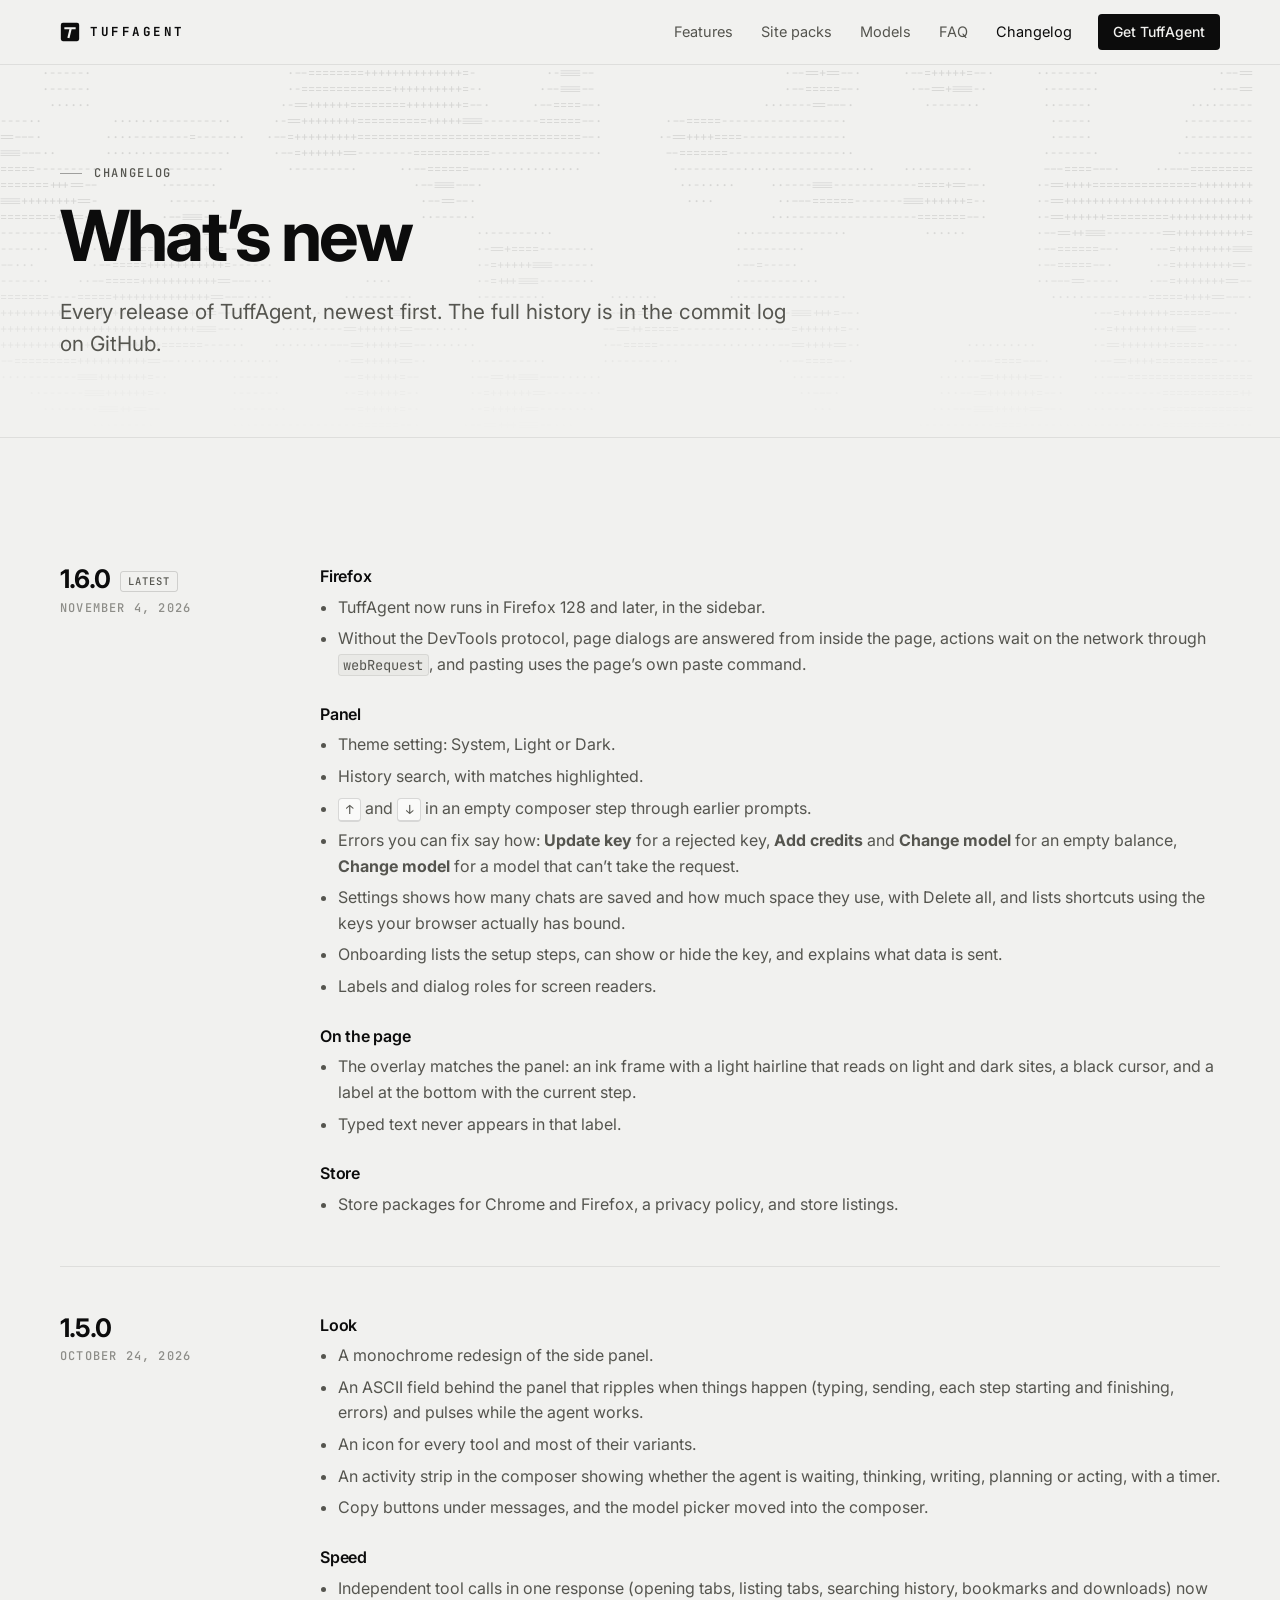
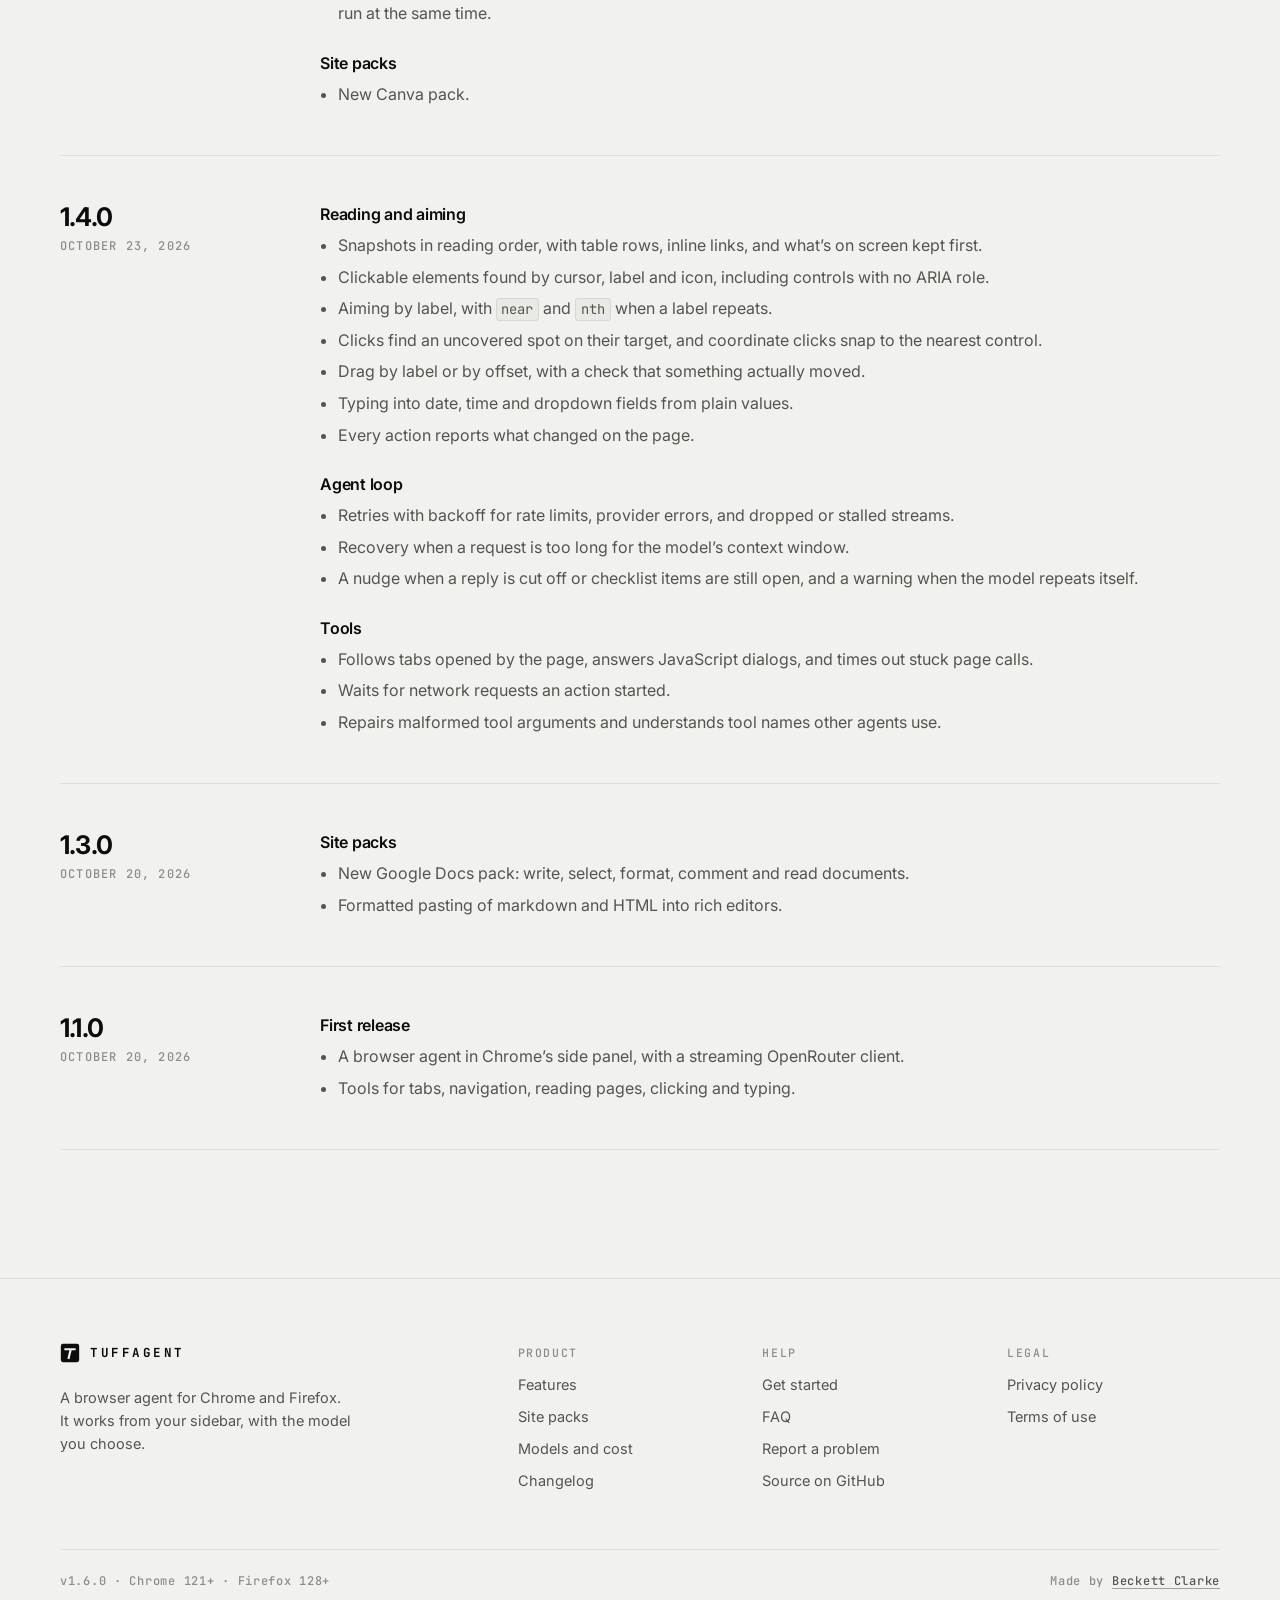
<file: site/changelog.html>
<!doctype html>
<html lang="en">
<head>
<meta charset="utf-8">
<meta name="viewport" content="width=device-width, initial-scale=1">
<title>Changelog · TuffAgent</title>
<meta name="description" content="Release notes for every version of TuffAgent, the browser agent for Chrome and Firefox.">
<meta name="color-scheme" content="light dark">
<meta name="theme-color" content="#f1f1ef" media="(prefers-color-scheme: light)">
<meta name="theme-color" content="#0a0a0a" media="(prefers-color-scheme: dark)">
<link rel="icon" href="favicon.svg" type="image/svg+xml">
<link rel="icon" href="assets/img/favicon-32.png" sizes="32x32" type="image/png">
<link rel="apple-touch-icon" href="assets/img/apple-touch-icon.png">
<meta property="og:type" content="website">
<meta property="og:site_name" content="TuffAgent">
<meta property="og:title" content="Changelog · TuffAgent">
<meta property="og:description" content="Release notes for every version of TuffAgent, the browser agent for Chrome and Firefox.">
<meta property="og:image" content="assets/img/og-dark.png">
<meta property="og:image:width" content="1200">
<meta property="og:image:height" content="630">
<meta name="twitter:card" content="summary_large_image">
<link rel="preconnect" href="https://fonts.googleapis.com">
<link rel="preconnect" href="https://fonts.gstatic.com" crossorigin>
<link rel="stylesheet" href="https://fonts.googleapis.com/css2?family=Inter:opsz,wght@14..32,400..700&amp;family=JetBrains+Mono:wght@500;700&amp;display=swap">
<link rel="stylesheet" href="assets/site.css">
<script type="module" src="assets/site.js"></script>
</head>
<body>
<a class="skip" href="#main">Skip to content</a>
<header class="top">
  <div class="wrap">
    <a class="brand" href="index.html" aria-label="TuffAgent home"><svg class="mark" viewBox="0 0 24 24" aria-hidden="true"><rect x="1" y="1" width="22" height="22" rx="2.5"/><path d="M5.2 6.2h13.6v2.6H5.2zM11.635 7.199l2.53.602-2.801 11.765-2.53-.602z"/></svg><span>TuffAgent</span></a>
    <button class="menu-btn" type="button" aria-expanded="false" aria-controls="nav" aria-label="Menu"><svg viewBox="0 0 18 18" fill="none" stroke="currentColor" stroke-width="1.5" aria-hidden="true"><path d="M2 5h14M2 9h14M2 13h14"/></svg></button>
    <nav class="nav" id="nav" aria-label="Main">
        <a href="features.html">Features</a>
        <a href="site-packs.html">Site packs</a>
        <a href="models.html">Models</a>
        <a href="faq.html">FAQ</a>
        <a href="changelog.html" aria-current="page">Changelog</a>
        <a class="btn ink sm" href="install.html">Get TuffAgent</a>
    </nav>
  </div>
</header>
<main id="main">
<section class="page-head">
  <div class="field fade" data-field="81" data-lens></div>
  <div class="wrap">
    <p class="eyebrow rise">Changelog</p>
    <h1 class="rise d1">What’s new</h1>
    <p class="lede rise d2">Every release of TuffAgent, newest first. The full history is in the commit log on GitHub.</p>
    
  </div>
</section>

<section class="sec">
  <div class="wrap">
    <article class="release" id="v1.6.0">
      <div><div class="v">1.6.0<span class="tag">Latest</span></div><time datetime="2026-11-04">November 4, 2026</time></div>
      <div><h3>Firefox</h3><ul><li>TuffAgent now runs in Firefox 128 and later, in the sidebar.</li><li>Without the DevTools protocol, page dialogs are answered from inside the page, actions wait on the network through <code>webRequest</code>, and pasting uses the page’s own paste command.</li></ul><h3>Panel</h3><ul><li>Theme setting: System, Light or Dark.</li><li>History search, with matches highlighted.</li><li><kbd>↑</kbd> and <kbd>↓</kbd> in an empty composer step through earlier prompts.</li><li>Errors you can fix say how: <strong>Update key</strong> for a rejected key, <strong>Add credits</strong> and <strong>Change model</strong> for an empty balance, <strong>Change model</strong> for a model that can’t take the request.</li><li>Settings shows how many chats are saved and how much space they use, with Delete all, and lists shortcuts using the keys your browser actually has bound.</li><li>Onboarding lists the setup steps, can show or hide the key, and explains what data is sent.</li><li>Labels and dialog roles for screen readers.</li></ul><h3>On the page</h3><ul><li>The overlay matches the panel: an ink frame with a light hairline that reads on light and dark sites, a black cursor, and a label at the bottom with the current step.</li><li>Typed text never appears in that label.</li></ul><h3>Store</h3><ul><li>Store packages for Chrome and Firefox, a privacy policy, and store listings.</li></ul></div>
    </article>
    <article class="release" id="v1.5.0">
      <div><div class="v">1.5.0</div><time datetime="2026-10-24">October 24, 2026</time></div>
      <div><h3>Look</h3><ul><li>A monochrome redesign of the side panel.</li><li>An ASCII field behind the panel that ripples when things happen (typing, sending, each step starting and finishing, errors) and pulses while the agent works.</li><li>An icon for every tool and most of their variants.</li><li>An activity strip in the composer showing whether the agent is waiting, thinking, writing, planning or acting, with a timer.</li><li>Copy buttons under messages, and the model picker moved into the composer.</li></ul><h3>Speed</h3><ul><li>Independent tool calls in one response (opening tabs, listing tabs, searching history, bookmarks and downloads) now run at the same time.</li></ul><h3>Site packs</h3><ul><li>New Canva pack.</li></ul></div>
    </article>
    <article class="release" id="v1.4.0">
      <div><div class="v">1.4.0</div><time datetime="2026-10-23">October 23, 2026</time></div>
      <div><h3>Reading and aiming</h3><ul><li>Snapshots in reading order, with table rows, inline links, and what’s on screen kept first.</li><li>Clickable elements found by cursor, label and icon, including controls with no ARIA role.</li><li>Aiming by label, with <code>near</code> and <code>nth</code> when a label repeats.</li><li>Clicks find an uncovered spot on their target, and coordinate clicks snap to the nearest control.</li><li>Drag by label or by offset, with a check that something actually moved.</li><li>Typing into date, time and dropdown fields from plain values.</li><li>Every action reports what changed on the page.</li></ul><h3>Agent loop</h3><ul><li>Retries with backoff for rate limits, provider errors, and dropped or stalled streams.</li><li>Recovery when a request is too long for the model’s context window.</li><li>A nudge when a reply is cut off or checklist items are still open, and a warning when the model repeats itself.</li></ul><h3>Tools</h3><ul><li>Follows tabs opened by the page, answers JavaScript dialogs, and times out stuck page calls.</li><li>Waits for network requests an action started.</li><li>Repairs malformed tool arguments and understands tool names other agents use.</li></ul></div>
    </article>
    <article class="release" id="v1.3.0">
      <div><div class="v">1.3.0</div><time datetime="2026-10-20">October 20, 2026</time></div>
      <div><h3>Site packs</h3><ul><li>New Google Docs pack: write, select, format, comment and read documents.</li><li>Formatted pasting of markdown and HTML into rich editors.</li></ul></div>
    </article>
    <article class="release" id="v1.1.0">
      <div><div class="v">1.1.0</div><time datetime="2026-10-20">October 20, 2026</time></div>
      <div><h3>First release</h3><ul><li>A browser agent in Chrome’s side panel, with a streaming OpenRouter client.</li><li>Tools for tabs, navigation, reading pages, clicking and typing.</li></ul></div>
    </article>
  </div>
</section>
</main>
<footer class="foot">
  <div class="wrap">
    <div class="cols">
      <div>
        <a class="brand" href="index.html"><svg class="mark" viewBox="0 0 24 24" aria-hidden="true"><rect x="1" y="1" width="22" height="22" rx="2.5"/><path d="M5.2 6.2h13.6v2.6H5.2zM11.635 7.199l2.53.602-2.801 11.765-2.53-.602z"/></svg><span>TuffAgent</span></a>
        <p>A browser agent for Chrome and Firefox. It works from your sidebar, with the model you choose.</p>
      </div>
      <div>
        <h4>Product</h4>
        <ul><li><a href="features.html">Features</a></li><li><a href="site-packs.html">Site packs</a></li><li><a href="models.html">Models and cost</a></li><li><a href="changelog.html">Changelog</a></li></ul>
      </div>
      <div>
        <h4>Help</h4>
        <ul><li><a href="install.html">Get started</a></li><li><a href="faq.html">FAQ</a></li><li><a href="https://github.com/beckettclarke/TuffAgent/issues">Report a problem</a></li><li><a href="https://github.com/beckettclarke/TuffAgent">Source on GitHub</a></li></ul>
      </div>
      <div>
        <h4>Legal</h4>
        <ul><li><a href="privacy.html">Privacy policy</a></li><li><a href="terms.html">Terms of use</a></li></ul>
      </div>
    </div>
    <div class="base"><span>v1.6.0 · Chrome 121+ · Firefox 128+</span><span>Made by <a href="https://beckettclarke.ca">Beckett Clarke</a></span></div>
  </div>
</footer>
</body>
</html>
</file>
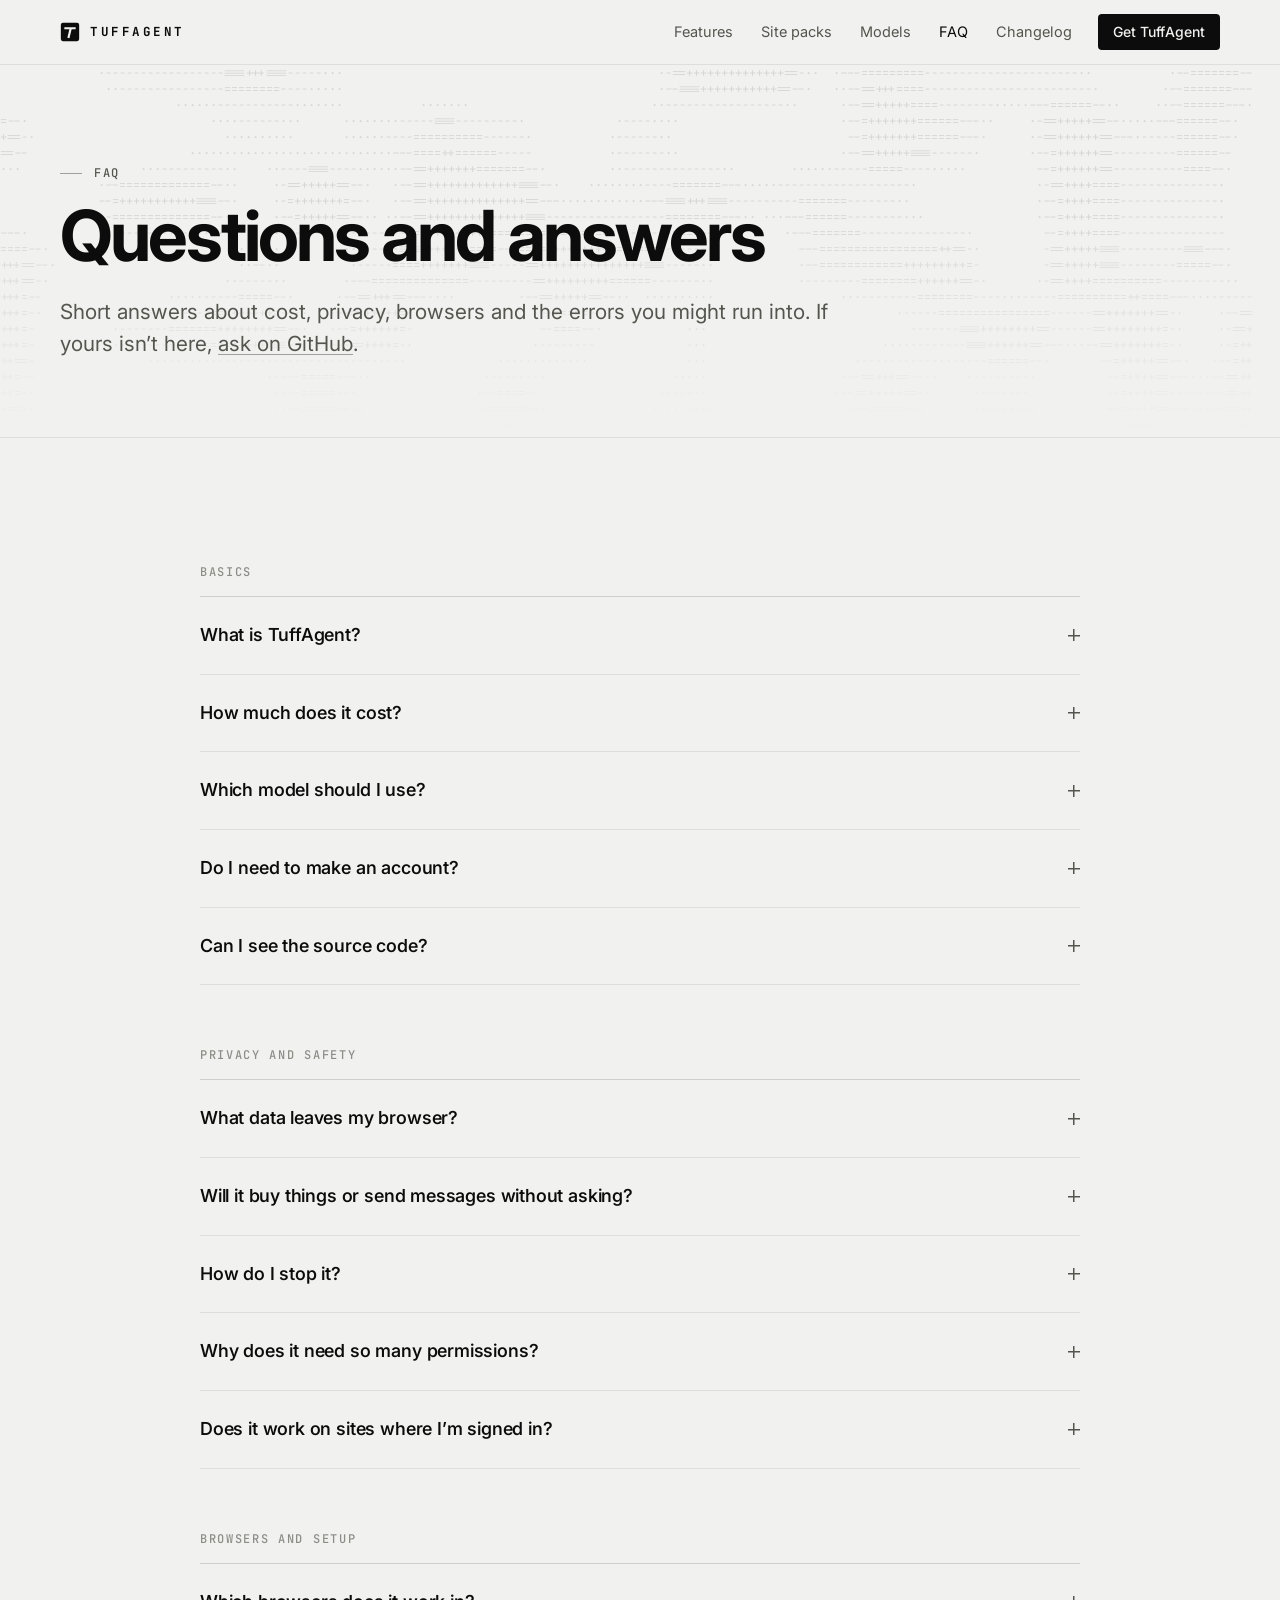
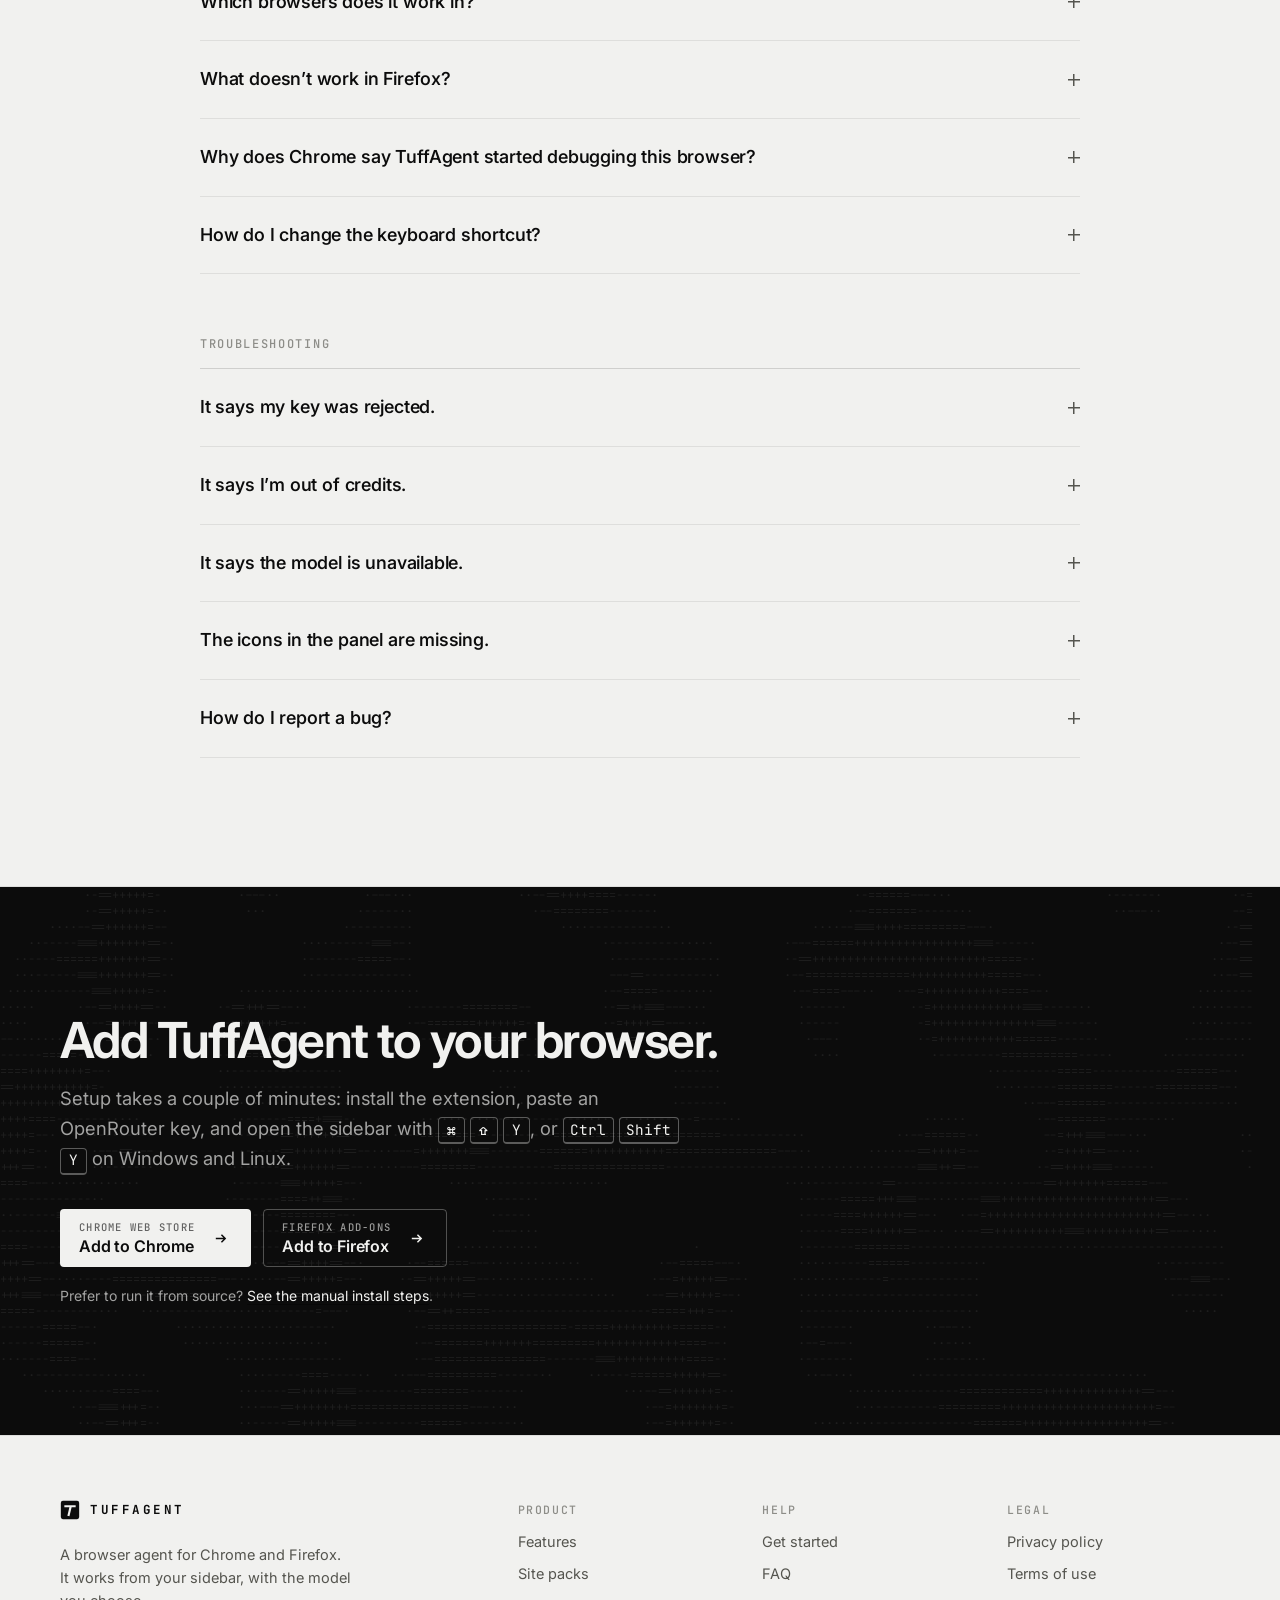
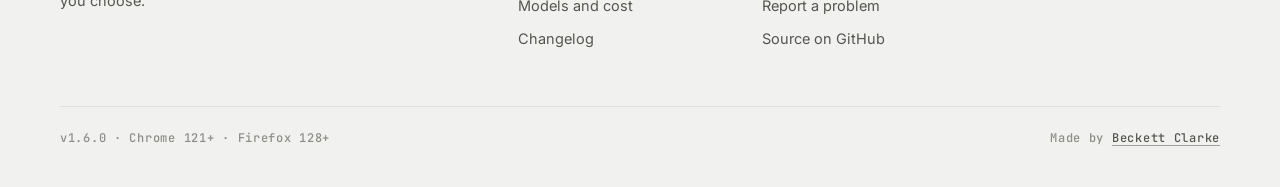
<file: site/faq.html>
<!doctype html>
<html lang="en">
<head>
<meta charset="utf-8">
<meta name="viewport" content="width=device-width, initial-scale=1">
<title>FAQ · TuffAgent</title>
<meta name="description" content="Answers to common questions about TuffAgent: cost, privacy, supported browsers, permissions and troubleshooting.">
<meta name="color-scheme" content="light dark">
<meta name="theme-color" content="#f1f1ef" media="(prefers-color-scheme: light)">
<meta name="theme-color" content="#0a0a0a" media="(prefers-color-scheme: dark)">
<link rel="icon" href="favicon.svg" type="image/svg+xml">
<link rel="icon" href="assets/img/favicon-32.png" sizes="32x32" type="image/png">
<link rel="apple-touch-icon" href="assets/img/apple-touch-icon.png">
<meta property="og:type" content="website">
<meta property="og:site_name" content="TuffAgent">
<meta property="og:title" content="FAQ · TuffAgent">
<meta property="og:description" content="Answers to common questions about TuffAgent: cost, privacy, supported browsers, permissions and troubleshooting.">
<meta property="og:image" content="assets/img/og-dark.png">
<meta property="og:image:width" content="1200">
<meta property="og:image:height" content="630">
<meta name="twitter:card" content="summary_large_image">
<link rel="preconnect" href="https://fonts.googleapis.com">
<link rel="preconnect" href="https://fonts.gstatic.com" crossorigin>
<link rel="stylesheet" href="https://fonts.googleapis.com/css2?family=Inter:opsz,wght@14..32,400..700&amp;family=JetBrains+Mono:wght@500;700&amp;display=swap">
<link rel="stylesheet" href="assets/site.css">
<script type="module" src="assets/site.js"></script>
</head>
<body>
<a class="skip" href="#main">Skip to content</a>
<header class="top">
  <div class="wrap">
    <a class="brand" href="index.html" aria-label="TuffAgent home"><svg class="mark" viewBox="0 0 24 24" aria-hidden="true"><rect x="1" y="1" width="22" height="22" rx="2.5"/><path d="M5.2 6.2h13.6v2.6H5.2zM11.635 7.199l2.53.602-2.801 11.765-2.53-.602z"/></svg><span>TuffAgent</span></a>
    <button class="menu-btn" type="button" aria-expanded="false" aria-controls="nav" aria-label="Menu"><svg viewBox="0 0 18 18" fill="none" stroke="currentColor" stroke-width="1.5" aria-hidden="true"><path d="M2 5h14M2 9h14M2 13h14"/></svg></button>
    <nav class="nav" id="nav" aria-label="Main">
        <a href="features.html">Features</a>
        <a href="site-packs.html">Site packs</a>
        <a href="models.html">Models</a>
        <a href="faq.html" aria-current="page">FAQ</a>
        <a href="changelog.html">Changelog</a>
        <a class="btn ink sm" href="install.html">Get TuffAgent</a>
    </nav>
  </div>
</header>
<main id="main">
<section class="page-head">
  <div class="field fade" data-field="71" data-lens></div>
  <div class="wrap">
    <p class="eyebrow rise">FAQ</p>
    <h1 class="rise d1">Questions and answers</h1>
    <p class="lede rise d2">Short answers about cost, privacy, browsers and the errors you might run into. If yours isn’t here, <a href="https://github.com/beckettclarke/TuffAgent/issues">ask on GitHub</a>.</p>
    
  </div>
</section>

<section class="sec">
  <div class="wrap" style="max-width:calc(880px + var(--gutter) * 2)">
    <div class="faq-group">
      <h2>Basics</h2>
      <div class="faq">
        <details><summary>What is TuffAgent?</summary><div class="a"><p>A browser extension that adds an AI agent to the Chrome side panel or the Firefox sidebar. You describe a task in plain words, and it carries it out by reading pages, clicking, typing and working with your tabs, bookmarks, history and downloads.</p></div></details>
        <details><summary>How much does it cost?</summary><div class="a"><p>The extension is free. To use it you need an OpenRouter account, and you pay OpenRouter for the models you use. Some models on OpenRouter are free, with rate limits.</p><p>The line under the composer shows what the current chat has cost so far. <a href="models.html">More on models and cost</a>.</p></div></details>
        <details><summary>Which model should I use?</summary><div class="a"><p>Start with the default, Claude Haiku 5.5, or one of the models in the picker’s <em>Fast &amp; capable</em> section. Move to a larger model if long tasks start going wrong. <a href="models.html">How to choose a model</a>.</p></div></details>
        <details><summary>Do I need to make an account?</summary><div class="a"><p>Not with TuffAgent. The only account you need is with OpenRouter, for the API key.</p></div></details>
        <details><summary>Can I see the source code?</summary><div class="a"><p>Yes, it’s on <a href="https://github.com/beckettclarke/TuffAgent">GitHub</a>. There’s no build step, so the files in the repository are exactly what the browser loads.</p></div></details>
      </div>
    </div>
    <div class="faq-group">
      <h2>Privacy and safety</h2>
      <div class="faq">
        <details><summary>What data leaves my browser?</summary><div class="a"><p>Only while a task you started is running: your request, the page content the agent reads, any screenshots it takes, the titles and URLs of your tabs, and bookmark, history or download results if the task needs them. That goes to OpenRouter and the model provider you picked.</p><p>Nothing goes to a TuffAgent server, because there isn’t one. <a href="privacy.html">Read the privacy policy</a>.</p></div></details>
        <details><summary>Will it buy things or send messages without asking?</summary><div class="a"><p>It’s instructed to stop and ask before purchases, sending messages or emails, posting publicly, deleting data, or entering payment details or passwords, unless your request asked for exactly that.</p><p>That’s an instruction to the model rather than a hard block, so keep an eye on runs that involve your accounts or money.</p></div></details>
        <details><summary>How do I stop it?</summary><div class="a"><p>Press <kbd>Esc</kbd>, or click the square stop button in the composer. Calls that hadn’t started yet are cancelled.</p></div></details>
        <details><summary>Why does it need so many permissions?</summary><div class="a"><p>It’s a general-purpose agent, so it needs to read and act on whichever site you’re on, and use tabs, bookmarks, history and downloads when a task asks for them. It only uses them while carrying out a task you gave it. The <a href="privacy.html#permissions">privacy policy</a> lists what each permission is for.</p></div></details>
        <details><summary>Does it work on sites where I’m signed in?</summary><div class="a"><p>Yes. It acts in your browser, as you. That’s what makes it useful, and it’s also why you should only give it tasks you’d be comfortable doing yourself.</p></div></details>
      </div>
    </div>
    <div class="faq-group">
      <h2>Browsers and setup</h2>
      <div class="faq">
        <details><summary>Which browsers does it work in?</summary><div class="a"><p>Chrome 121 or later, and Firefox 128 or later. Tab grouping in Firefox needs version 138.</p></div></details>
        <details><summary>What doesn’t work in Firefox?</summary><div class="a"><p>Three things depend on Chrome’s DevTools protocol: trusted input, the Google Docs and Canva site packs, and running JavaScript on pages whose security policy blocks it. Everything else works. <a href="install.html#firefox">More detail</a>.</p></div></details>
        <details><summary>Why does Chrome say TuffAgent started debugging this browser?</summary><div class="a"><p>That bar appears when <strong>Trusted input</strong> is on. It lets TuffAgent send real mouse and keyboard events, which some sites need. It’s attached only to the tab the agent is working in, and only during a task. Turn it off in Settings if you’d rather not see it.</p></div></details>
        <details><summary>How do I change the keyboard shortcut?</summary><div class="a"><p>In Chrome, go to <code>chrome://extensions/shortcuts</code>. In Firefox, open <code>about:addons</code>, click the gear menu and choose <strong>Manage Extension Shortcuts</strong>.</p></div></details>
      </div>
    </div>
    <div class="faq-group">
      <h2>Troubleshooting</h2>
      <div class="faq">
        <details><summary>It says my key was rejected.</summary><div class="a"><p>OpenRouter didn’t accept the key; it may have been revoked or deleted. Click <strong>Update key</strong> and paste a new one.</p></div></details>
        <details><summary>It says I’m out of credits.</summary><div class="a"><p>Your OpenRouter balance is too low for that model. Add credit on OpenRouter, or pick a free or cheaper model from the picker.</p></div></details>
        <details><summary>It says the model is unavailable.</summary><div class="a"><p>Some models can’t take every request at every moment, or don’t support tool calling. Pick another model and try again.</p></div></details>
        <details><summary>The icons in the panel are missing.</summary><div class="a"><p>The panel loads its icon font from <code>beckettclarke.ca</code>, so icons need an internet connection. Everything else works without them.</p></div></details>
        <details><summary>How do I report a bug?</summary><div class="a"><p><a href="https://github.com/beckettclarke/TuffAgent/issues">Open an issue on GitHub</a>. If you can, attach the exported log for that chat (History › download icon). Logs never include your API key, but they do include page content, so look it over before you share it.</p></div></details>
      </div>
    </div>
  </div>
</section>

<section class="cta">
  <div class="field" data-field="33" data-lens></div>
  <div class="wrap">
    <h2>Add TuffAgent to your browser.</h2>
    <p>Setup takes a couple of minutes: install the extension, paste an OpenRouter key, and open the sidebar with <kbd>⌘</kbd> <kbd>⇧</kbd> <kbd>Y</kbd>, or <kbd>Ctrl</kbd> <kbd>Shift</kbd> <kbd>Y</kbd> on Windows and Linux.</p>
    <div class="stores">
      <a class="btn ink store" data-store="chrome" href="https://chromewebstore.google.com/detail/tuffagent/CHROME_EXTENSION_ID"><span class="lbl"><small>Chrome Web Store</small><b>Add to Chrome</b></span><svg class="arrow" viewBox="0 0 16 16" fill="none" stroke="currentColor" stroke-width="1.6" aria-hidden="true"><path d="M3 8h10M9 4l4 4-4 4"/></svg></a>
      <a class="btn line store" data-store="firefox" href="https://addons.mozilla.org/firefox/addon/FIREFOX_ADDON_SLUG/"><span class="lbl"><small>Firefox Add-ons</small><b>Add to Firefox</b></span><svg class="arrow" viewBox="0 0 16 16" fill="none" stroke="currentColor" stroke-width="1.6" aria-hidden="true"><path d="M3 8h10M9 4l4 4-4 4"/></svg></a>
    </div>
    <p class="fine">Prefer to run it from source? <a href="install.html#source">See the manual install steps</a>.</p>
  </div>
</section>
</main>
<footer class="foot">
  <div class="wrap">
    <div class="cols">
      <div>
        <a class="brand" href="index.html"><svg class="mark" viewBox="0 0 24 24" aria-hidden="true"><rect x="1" y="1" width="22" height="22" rx="2.5"/><path d="M5.2 6.2h13.6v2.6H5.2zM11.635 7.199l2.53.602-2.801 11.765-2.53-.602z"/></svg><span>TuffAgent</span></a>
        <p>A browser agent for Chrome and Firefox. It works from your sidebar, with the model you choose.</p>
      </div>
      <div>
        <h4>Product</h4>
        <ul><li><a href="features.html">Features</a></li><li><a href="site-packs.html">Site packs</a></li><li><a href="models.html">Models and cost</a></li><li><a href="changelog.html">Changelog</a></li></ul>
      </div>
      <div>
        <h4>Help</h4>
        <ul><li><a href="install.html">Get started</a></li><li><a href="faq.html">FAQ</a></li><li><a href="https://github.com/beckettclarke/TuffAgent/issues">Report a problem</a></li><li><a href="https://github.com/beckettclarke/TuffAgent">Source on GitHub</a></li></ul>
      </div>
      <div>
        <h4>Legal</h4>
        <ul><li><a href="privacy.html">Privacy policy</a></li><li><a href="terms.html">Terms of use</a></li></ul>
      </div>
    </div>
    <div class="base"><span>v1.6.0 · Chrome 121+ · Firefox 128+</span><span>Made by <a href="https://beckettclarke.ca">Beckett Clarke</a></span></div>
  </div>
</footer>
</body>
</html>
</file>
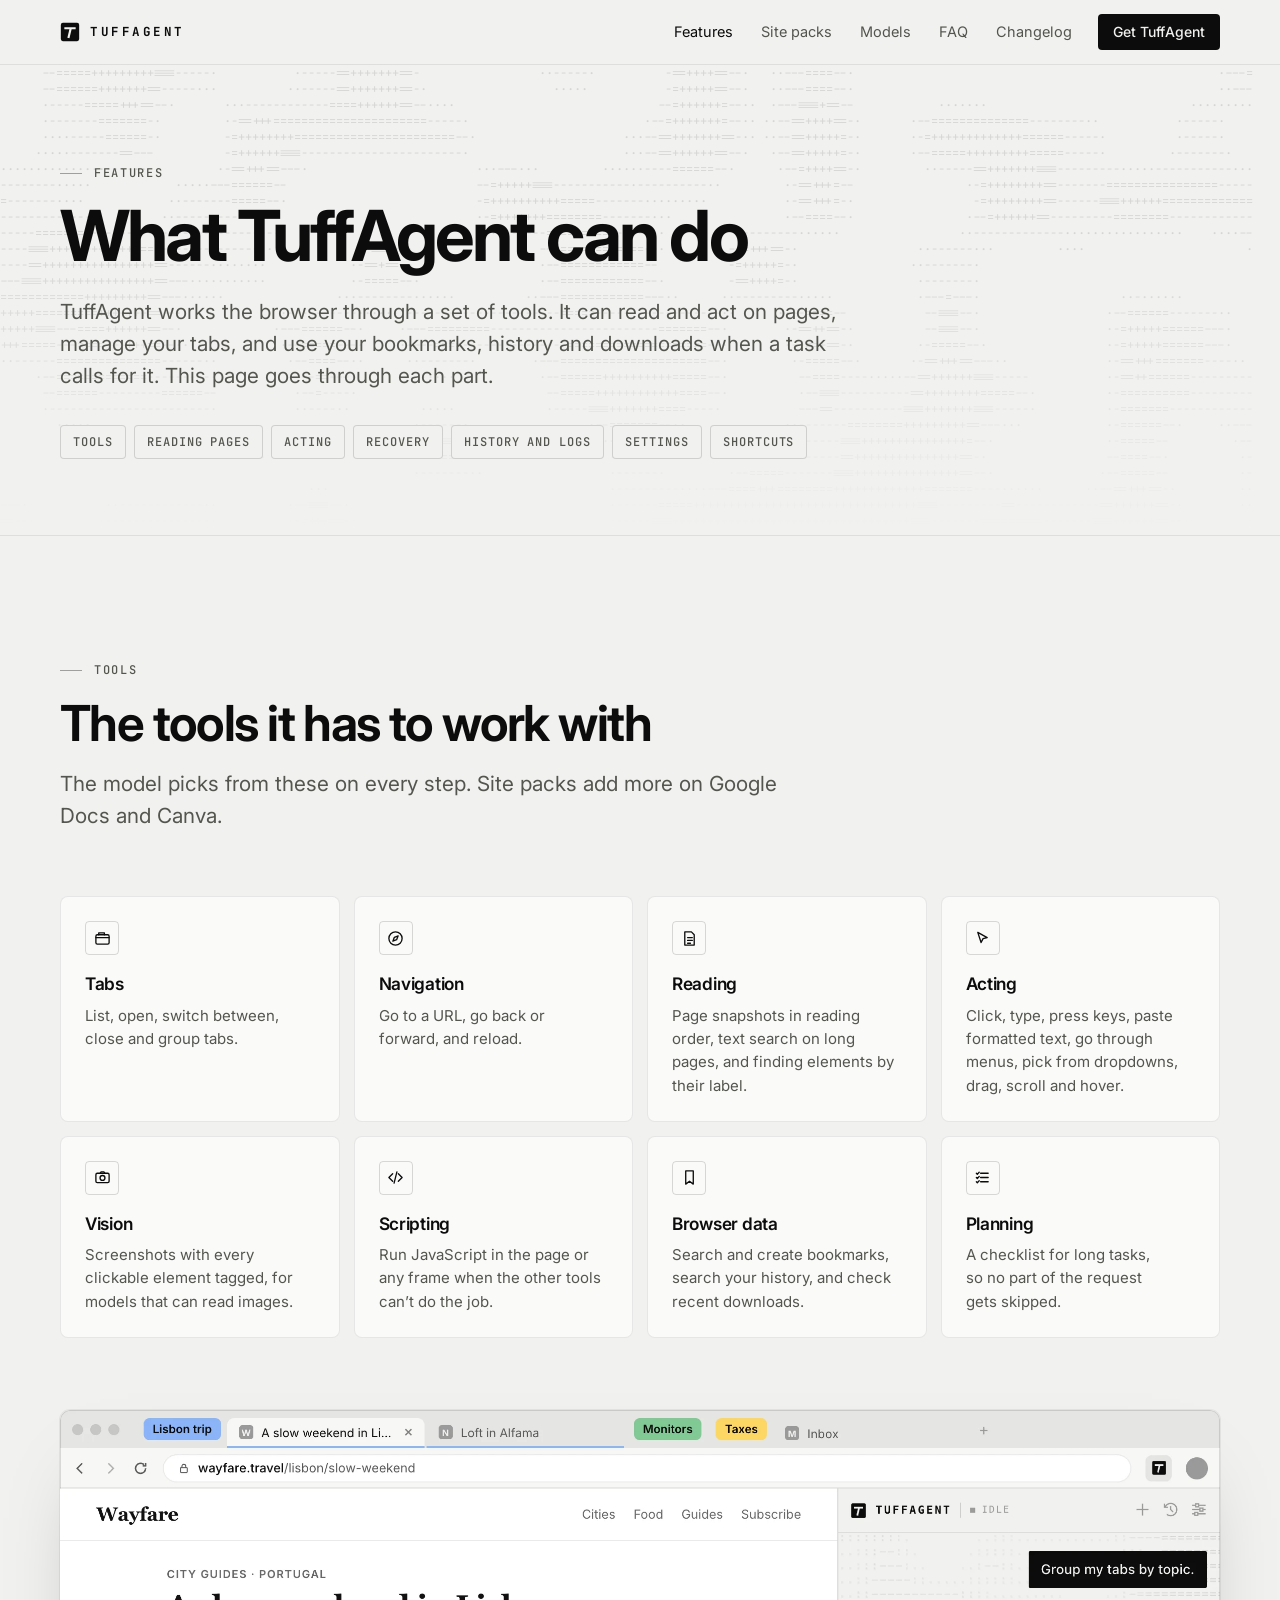
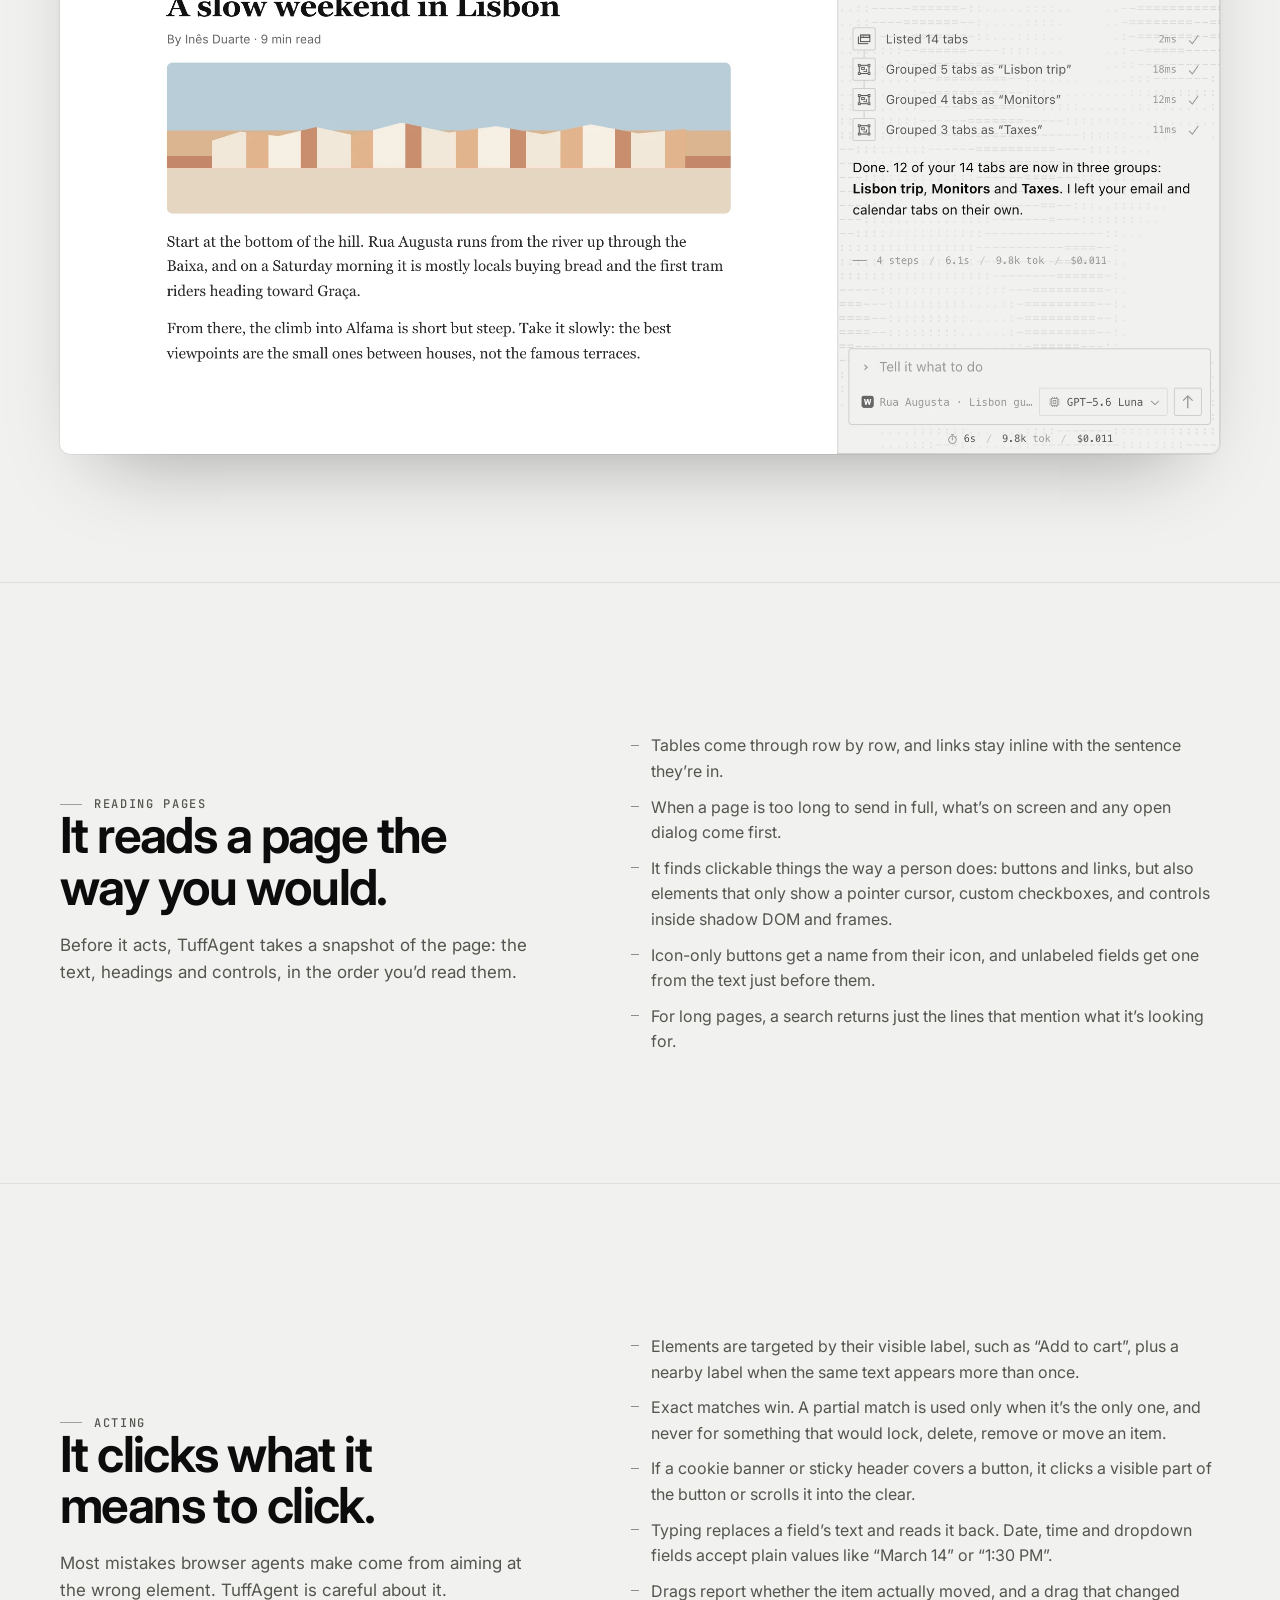
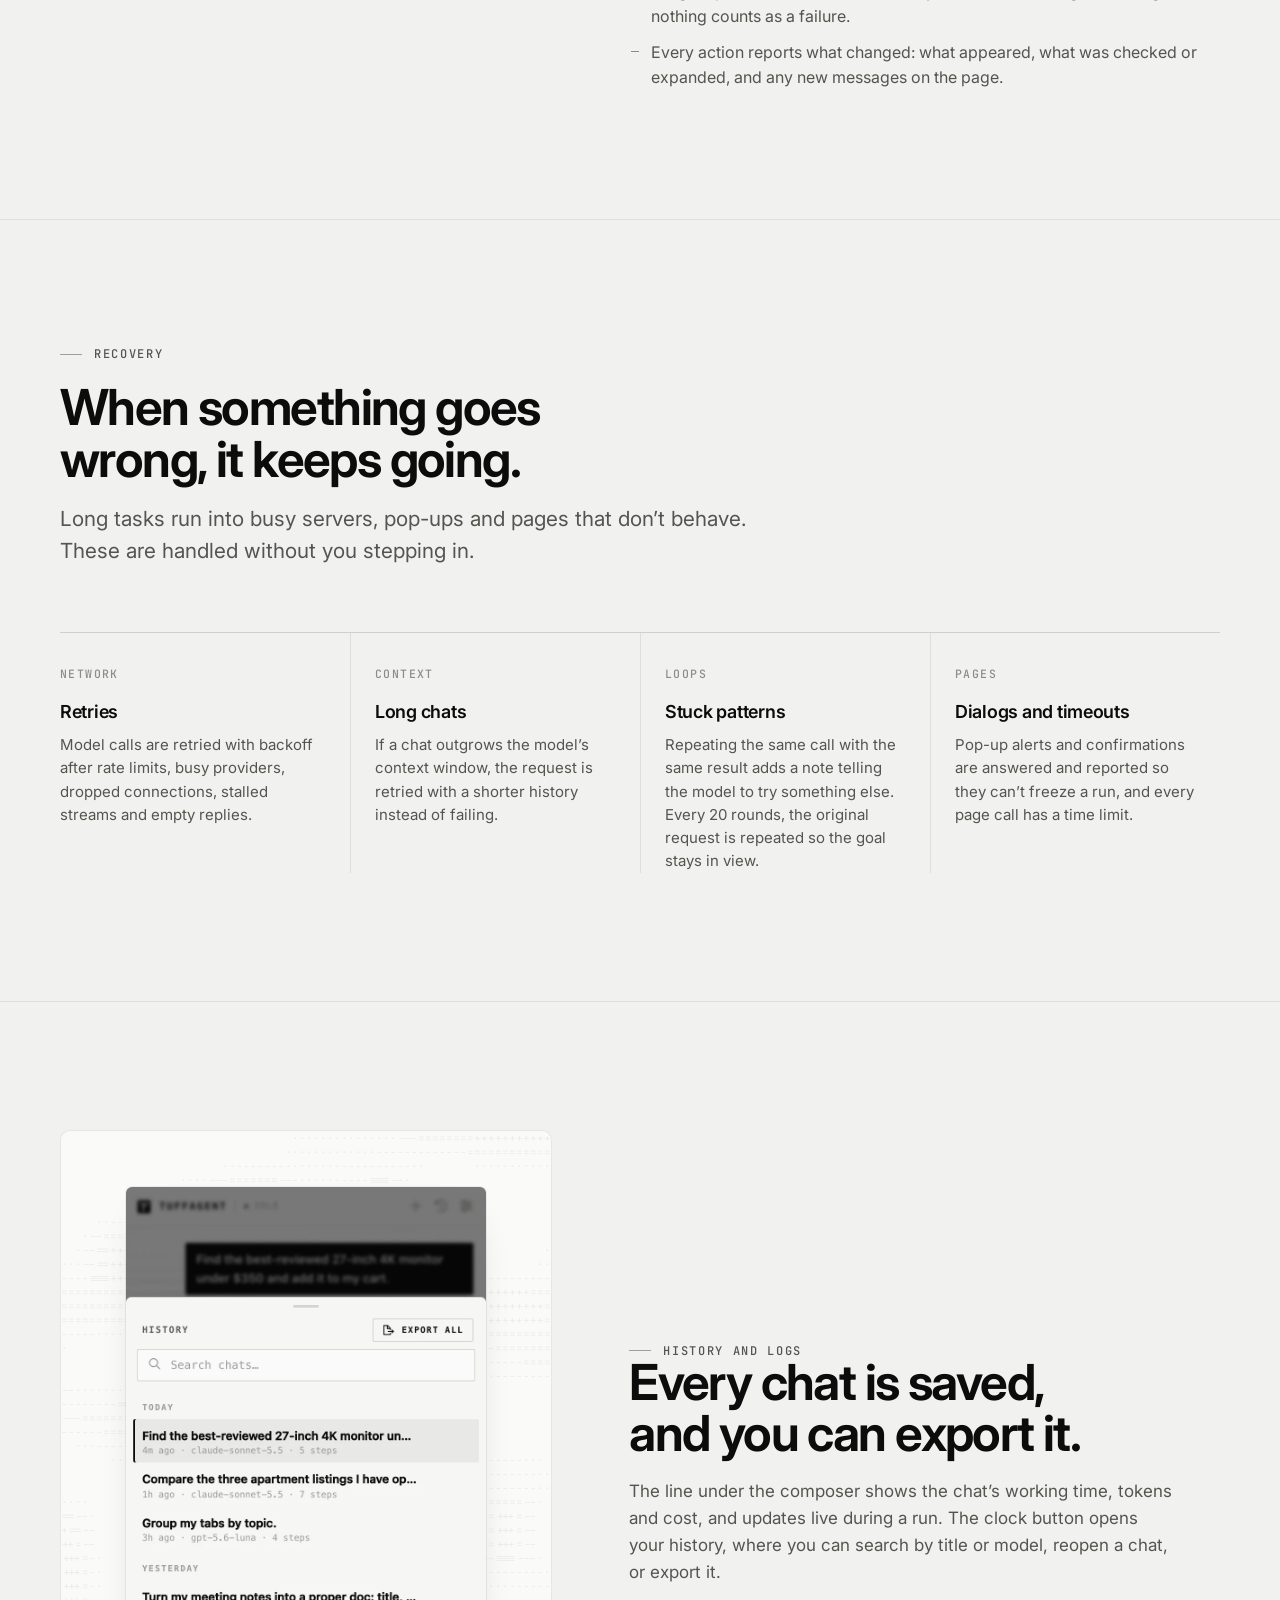
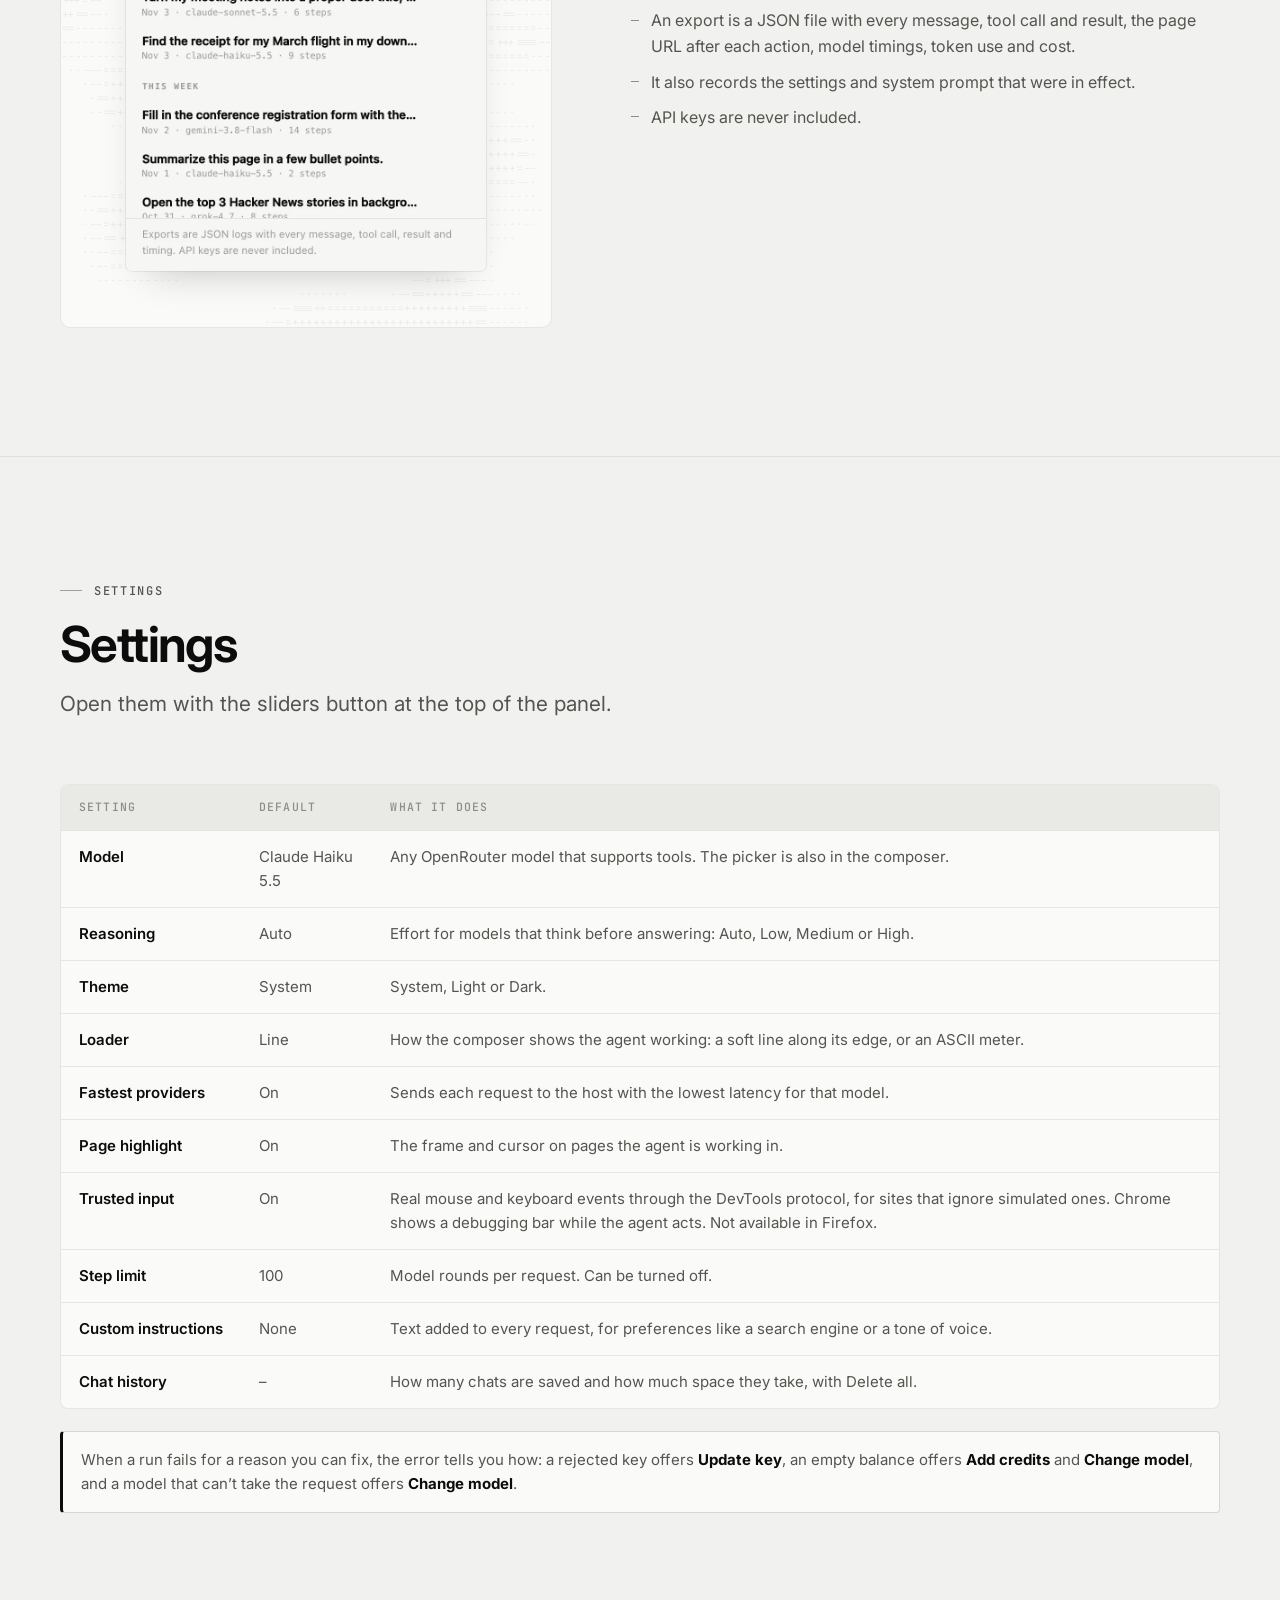
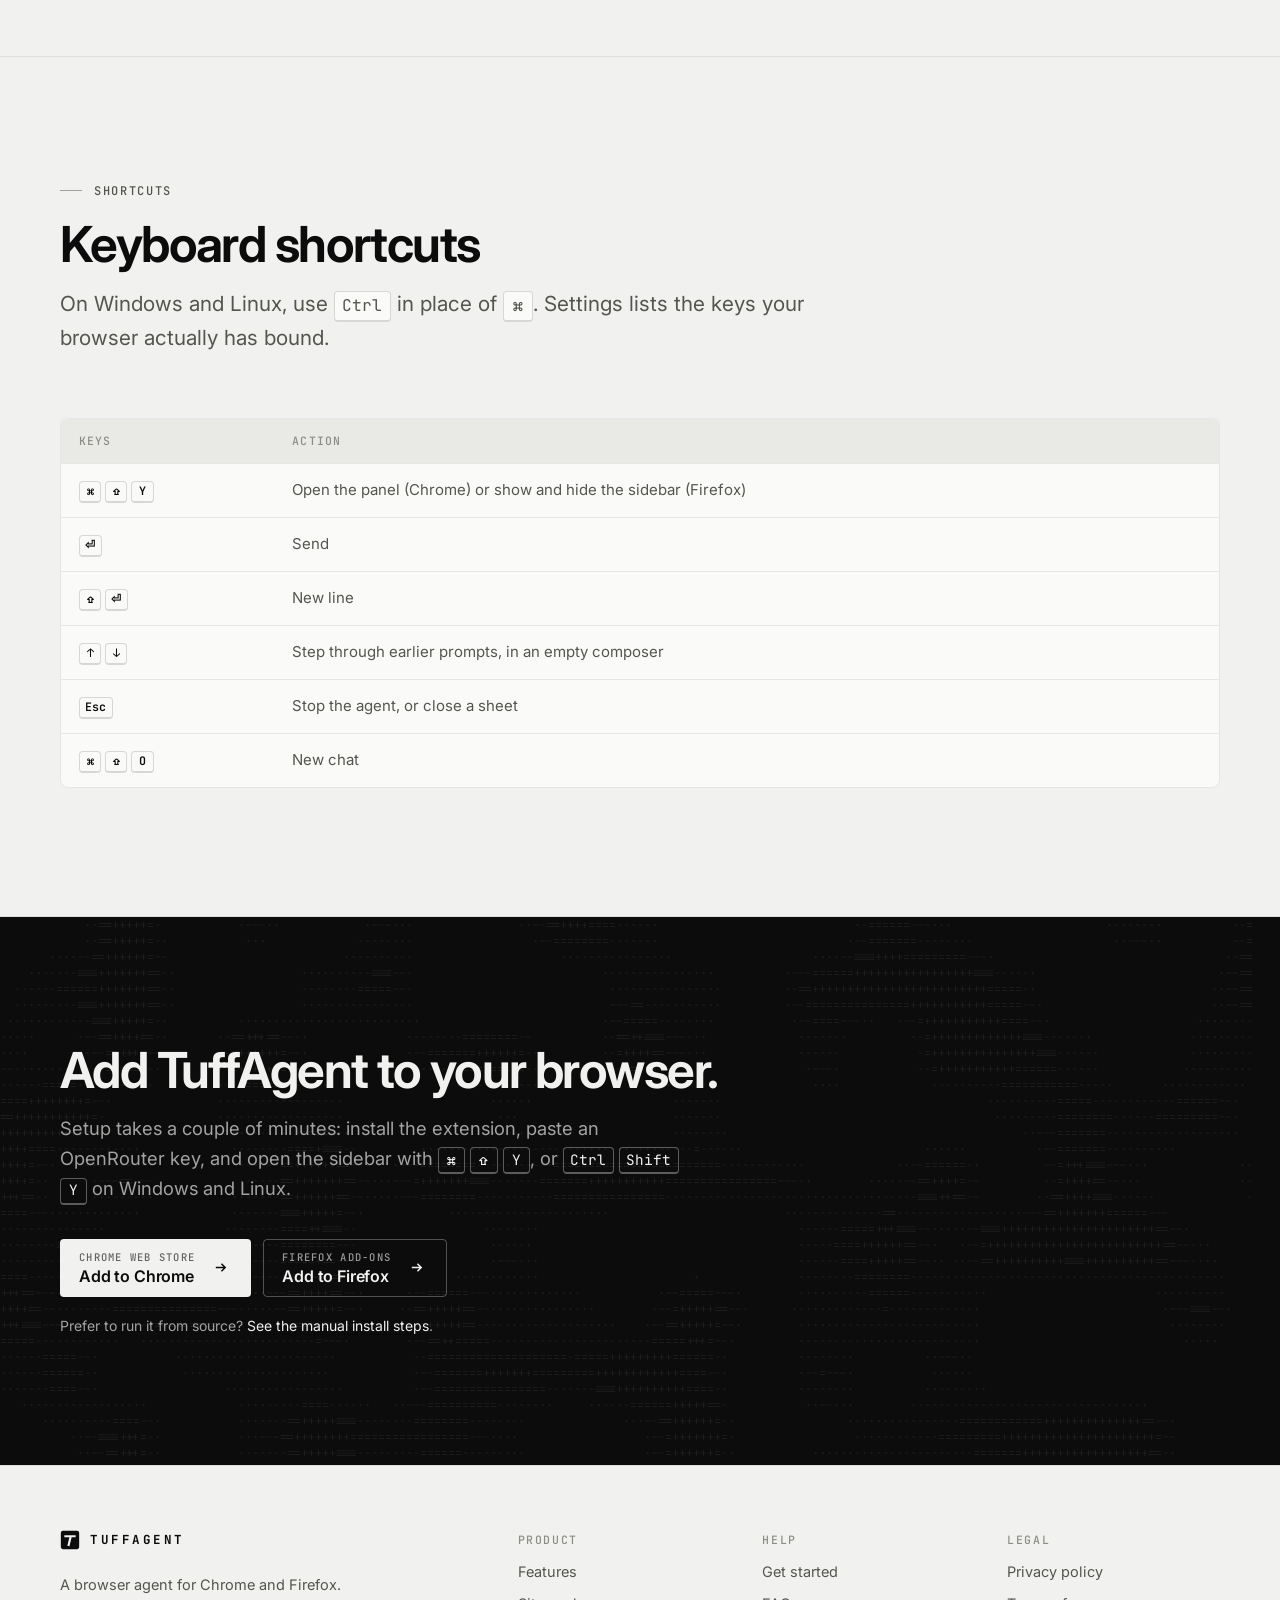
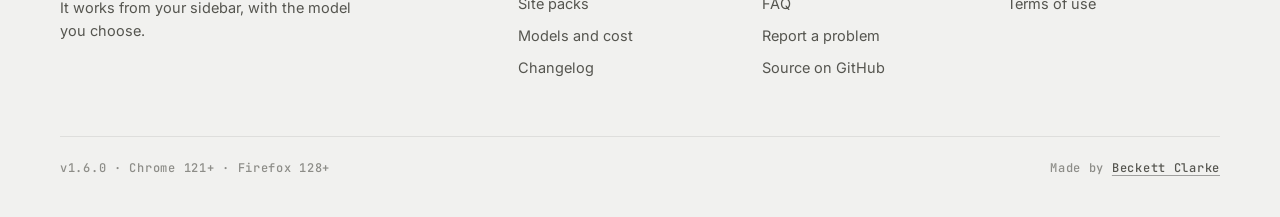
<file: site/features.html>
<!doctype html>
<html lang="en">
<head>
<meta charset="utf-8">
<meta name="viewport" content="width=device-width, initial-scale=1">
<title>Features · TuffAgent</title>
<meta name="description" content="What TuffAgent can do: the tools it uses, how it reads pages and aims clicks, how it recovers from errors, and its settings and shortcuts.">
<meta name="color-scheme" content="light dark">
<meta name="theme-color" content="#f1f1ef" media="(prefers-color-scheme: light)">
<meta name="theme-color" content="#0a0a0a" media="(prefers-color-scheme: dark)">
<link rel="icon" href="favicon.svg" type="image/svg+xml">
<link rel="icon" href="assets/img/favicon-32.png" sizes="32x32" type="image/png">
<link rel="apple-touch-icon" href="assets/img/apple-touch-icon.png">
<meta property="og:type" content="website">
<meta property="og:site_name" content="TuffAgent">
<meta property="og:title" content="Features · TuffAgent">
<meta property="og:description" content="What TuffAgent can do: the tools it uses, how it reads pages and aims clicks, how it recovers from errors, and its settings and shortcuts.">
<meta property="og:image" content="assets/img/og-dark.png">
<meta property="og:image:width" content="1200">
<meta property="og:image:height" content="630">
<meta name="twitter:card" content="summary_large_image">
<link rel="preconnect" href="https://fonts.googleapis.com">
<link rel="preconnect" href="https://fonts.gstatic.com" crossorigin>
<link rel="stylesheet" href="https://fonts.googleapis.com/css2?family=Inter:opsz,wght@14..32,400..700&amp;family=JetBrains+Mono:wght@500;700&amp;display=swap">
<link rel="stylesheet" href="assets/site.css">
<script type="module" src="assets/site.js"></script>
</head>
<body>
<a class="skip" href="#main">Skip to content</a>
<header class="top">
  <div class="wrap">
    <a class="brand" href="index.html" aria-label="TuffAgent home"><svg class="mark" viewBox="0 0 24 24" aria-hidden="true"><rect x="1" y="1" width="22" height="22" rx="2.5"/><path d="M5.2 6.2h13.6v2.6H5.2zM11.635 7.199l2.53.602-2.801 11.765-2.53-.602z"/></svg><span>TuffAgent</span></a>
    <button class="menu-btn" type="button" aria-expanded="false" aria-controls="nav" aria-label="Menu"><svg viewBox="0 0 18 18" fill="none" stroke="currentColor" stroke-width="1.5" aria-hidden="true"><path d="M2 5h14M2 9h14M2 13h14"/></svg></button>
    <nav class="nav" id="nav" aria-label="Main">
        <a href="features.html" aria-current="page">Features</a>
        <a href="site-packs.html">Site packs</a>
        <a href="models.html">Models</a>
        <a href="faq.html">FAQ</a>
        <a href="changelog.html">Changelog</a>
        <a class="btn ink sm" href="install.html">Get TuffAgent</a>
    </nav>
  </div>
</header>
<main id="main">
<section class="page-head">
  <div class="field fade" data-field="21" data-lens></div>
  <div class="wrap">
    <p class="eyebrow rise">Features</p>
    <h1 class="rise d1">What TuffAgent can do</h1>
    <p class="lede rise d2">TuffAgent works the browser through a set of tools. It can read and act on pages, manage your tabs, and use your bookmarks, history and downloads when a task calls for it. This page goes through each part.</p>
    <nav class="toc rise d3" aria-label="On this page"><a href="#tools">Tools</a><a href="#reading">Reading pages</a><a href="#acting">Acting</a><a href="#recovery">Recovery</a><a href="#history">History and logs</a><a href="#settings">Settings</a><a href="#shortcuts">Shortcuts</a></nav>
  </div>
</section>

<section class="sec" id="tools">
  <div class="wrap">
    <div class="sec-head">
      <p class="eyebrow">Tools</p>
      <h2>The tools it has to work with</h2>
      <p class="lede">The model picks from these on every step. Site packs add more on Google Docs and Canva.</p>
    </div>
    <div class="cards">
      <div class="card"><span class="ic"><svg viewBox="0 0 18 18" fill="none" stroke="currentColor" stroke-width="1.4" stroke-linecap="round" stroke-linejoin="round" aria-hidden="true"><rect x="2" y="5" width="14" height="10" rx="1.5"/><path d="M2 8h14M5 5V3h6v2"/></svg></span><h3>Tabs</h3><p>List, open, switch between, close and group tabs.</p></div>
      <div class="card"><span class="ic"><svg viewBox="0 0 18 18" fill="none" stroke="currentColor" stroke-width="1.4" stroke-linecap="round" stroke-linejoin="round" aria-hidden="true"><circle cx="9" cy="9" r="7"/><path d="m11.8 6.2-1.6 4-4 1.6 1.6-4z"/></svg></span><h3>Navigation</h3><p>Go to a URL, go back or forward, and reload.</p></div>
      <div class="card"><span class="ic"><svg viewBox="0 0 18 18" fill="none" stroke="currentColor" stroke-width="1.4" stroke-linecap="round" stroke-linejoin="round" aria-hidden="true"><path d="M4 2h7l3 3v11H4z"/><path d="M7 8h5M7 11h5M7 14h3"/></svg></span><h3>Reading</h3><p>Page snapshots in reading order, text search on long pages, and finding elements by their label.</p></div>
      <div class="card"><span class="ic"><svg viewBox="0 0 18 18" fill="none" stroke="currentColor" stroke-width="1.4" stroke-linecap="round" stroke-linejoin="round" aria-hidden="true"><path d="M4 2.5l10 5.5-4.4 1.1-2.1 4.2z"/></svg></span><h3>Acting</h3><p>Click, type, press keys, paste formatted text, go through menus, pick from dropdowns, drag, scroll and hover.</p></div>
      <div class="card"><span class="ic"><svg viewBox="0 0 18 18" fill="none" stroke="currentColor" stroke-width="1.4" stroke-linecap="round" stroke-linejoin="round" aria-hidden="true"><rect x="2" y="4.5" width="14" height="10" rx="1.5"/><circle cx="9" cy="9.5" r="2.6"/><path d="M6.5 4.5 7.5 3h3l1 1.5"/></svg></span><h3>Vision</h3><p>Screenshots with every clickable element tagged, for models that can read images.</p></div>
      <div class="card"><span class="ic"><svg viewBox="0 0 18 18" fill="none" stroke="currentColor" stroke-width="1.4" stroke-linecap="round" stroke-linejoin="round" aria-hidden="true"><path d="m6 5-4 4 4 4M12 5l4 4-4 4M10.5 3l-3 12"/></svg></span><h3>Scripting</h3><p>Run JavaScript in the page or any frame when the other tools can’t do the job.</p></div>
      <div class="card"><span class="ic"><svg viewBox="0 0 18 18" fill="none" stroke="currentColor" stroke-width="1.4" stroke-linecap="round" stroke-linejoin="round" aria-hidden="true"><path d="M5 2h8v14l-4-3-4 3z"/></svg></span><h3>Browser data</h3><p>Search and create bookmarks, search your history, and check recent downloads.</p></div>
      <div class="card"><span class="ic"><svg viewBox="0 0 18 18" fill="none" stroke="currentColor" stroke-width="1.4" stroke-linecap="round" stroke-linejoin="round" aria-hidden="true"><path d="M7 4.5h8M7 9h8M7 13.5h8"/><path d="m2.5 4.5 1 1 2-2M2.5 9l1 1 2-2M2.5 13.5l1 1 2-2"/></svg></span><h3>Planning</h3><p>A checklist for long tasks, so no part of the request gets skipped.</p></div>
    </div>
    <div class="hero-shot" style="margin-top:clamp(48px,6vw,72px)">
      <picture><source srcset="assets/img/scene-3-dark.webp" media="(prefers-color-scheme: dark)"><img src="assets/img/scene-3-light.webp" alt="TuffAgent after grouping tabs into Lisbon trip, Monitors and Taxes. The tab groups are visible in the browser’s tab strip." width="1152" height="640" loading="lazy" decoding="async"></picture>
    </div>
  </div>
</section>

<section class="sec" id="reading">
  <div class="wrap">
    <div class="split">
      <div>
        <p class="eyebrow">Reading pages</p>
        <h2>It reads a page the way you would.</h2>
        <p>Before it acts, TuffAgent takes a snapshot of the page: the text, headings and controls, in the order you’d read them.</p>
      </div>
      <div class="split-list">
        <ul><li>Tables come through row by row, and links stay inline with the sentence they’re in.</li><li>When a page is too long to send in full, what’s on screen and any open dialog come first.</li><li>It finds clickable things the way a person does: buttons and links, but also elements that only show a pointer cursor, custom checkboxes, and controls inside shadow DOM and frames.</li><li>Icon-only buttons get a name from their icon, and unlabeled fields get one from the text just before them.</li><li>For long pages, a search returns just the lines that mention what it’s looking for.</li></ul>
      </div>
    </div>
  </div>
</section>

<section class="sec" id="acting">
  <div class="wrap">
    <div class="split">
      <div>
        <p class="eyebrow">Acting</p>
        <h2>It clicks what it means to click.</h2>
        <p>Most mistakes browser agents make come from aiming at the wrong element. TuffAgent is careful about it.</p>
      </div>
      <div class="split-list">
        <ul><li>Elements are targeted by their visible label, such as “Add to cart”, plus a nearby label when the same text appears more than once.</li><li>Exact matches win. A partial match is used only when it’s the only one, and never for something that would lock, delete, remove or move an item.</li><li>If a cookie banner or sticky header covers a button, it clicks a visible part of the button or scrolls it into the clear.</li><li>Typing replaces a field’s text and reads it back. Date, time and dropdown fields accept plain values like “March 14” or “1:30 PM”.</li><li>Drags report whether the item actually moved, and a drag that changed nothing counts as a failure.</li><li>Every action reports what changed: what appeared, what was checked or expanded, and any new messages on the page.</li></ul>
      </div>
    </div>
  </div>
</section>

<section class="sec" id="recovery">
  <div class="wrap">
    <div class="sec-head">
      <p class="eyebrow">Recovery</p>
      <h2>When something goes wrong, it keeps going.</h2>
      <p class="lede">Long tasks run into busy servers, pop-ups and pages that don’t behave. These are handled without you stepping in.</p>
    </div>
    <div class="facts">
      <div class="fact"><span class="k">Network</span><h3>Retries</h3><p>Model calls are retried with backoff after rate limits, busy providers, dropped connections, stalled streams and empty replies.</p></div>
      <div class="fact"><span class="k">Context</span><h3>Long chats</h3><p>If a chat outgrows the model’s context window, the request is retried with a shorter history instead of failing.</p></div>
      <div class="fact"><span class="k">Loops</span><h3>Stuck patterns</h3><p>Repeating the same call with the same result adds a note telling the model to try something else. Every 20 rounds, the original request is repeated so the goal stays in view.</p></div>
      <div class="fact"><span class="k">Pages</span><h3>Dialogs and timeouts</h3><p>Pop-up alerts and confirmations are answered and reported so they can’t freeze a run, and every page call has a time limit.</p></div>
    </div>
  </div>
</section>

<section class="sec" id="history">
  <div class="wrap">
    <div class="split flip">
      <div>
        <p class="eyebrow">History and logs</p>
        <h2>Every chat is saved, and you can export it.</h2>
        <p>The line under the composer shows the chat’s working time, tokens and cost, and updates live during a run. The clock button opens your history, where you can search by title or model, reopen a chat, or export it.</p>
        <ul>
          <li>An export is a JSON file with every message, tool call and result, the page URL after each action, model timings, token use and cost.</li>
          <li>It also records the settings and system prompt that were in effect.</li>
          <li>API keys are never included.</li>
        </ul>
      </div>
      <div class="stage"><div class="field" data-field="16" data-lens></div>
        <div class="panel" style="width:min(100%,360px)"><picture><source srcset="assets/img/panel-history-dark.webp" media="(prefers-color-scheme: dark)"><img src="assets/img/panel-history-light.webp" alt="The History sheet: saved chats grouped by day, with search and an Export all button." width="400" height="760" loading="lazy" decoding="async"></picture></div></div>
    </div>
  </div>
</section>

<section class="sec" id="settings">
  <div class="wrap">
    <div class="sec-head">
      <p class="eyebrow">Settings</p>
      <h2>Settings</h2>
      <p class="lede">Open them with the sliders button at the top of the panel.</p>
    </div>
    <div class="tbl-wrap"><table>
      <thead><tr><th>Setting</th><th>Default</th><th>What it does</th></tr></thead>
      <tbody><tr><td>Model</td><td>Claude Haiku 5.5</td><td>Any OpenRouter model that supports tools. The picker is also in the composer.</td></tr>
<tr><td>Reasoning</td><td>Auto</td><td>Effort for models that think before answering: Auto, Low, Medium or High.</td></tr>
<tr><td>Theme</td><td>System</td><td>System, Light or Dark.</td></tr>
<tr><td>Loader</td><td>Line</td><td>How the composer shows the agent working: a soft line along its edge, or an ASCII meter.</td></tr>
<tr><td>Fastest providers</td><td>On</td><td>Sends each request to the host with the lowest latency for that model.</td></tr>
<tr><td>Page highlight</td><td>On</td><td>The frame and cursor on pages the agent is working in.</td></tr>
<tr><td>Trusted input</td><td>On</td><td>Real mouse and keyboard events through the DevTools protocol, for sites that ignore simulated ones. Chrome shows a debugging bar while the agent acts. Not available in Firefox.</td></tr>
<tr><td>Step limit</td><td>100</td><td>Model rounds per request. Can be turned off.</td></tr>
<tr><td>Custom instructions</td><td>None</td><td>Text added to every request, for preferences like a search engine or a tone of voice.</td></tr>
<tr><td>Chat history</td><td>–</td><td>How many chats are saved and how much space they take, with Delete all.</td></tr></tbody>
    </table></div>
    <p class="note">When a run fails for a reason you can fix, the error tells you how: a rejected key offers <strong>Update key</strong>, an empty balance offers <strong>Add credits</strong> and <strong>Change model</strong>, and a model that can’t take the request offers <strong>Change model</strong>.</p>
  </div>
</section>

<section class="sec" id="shortcuts">
  <div class="wrap">
    <div class="sec-head">
      <p class="eyebrow">Shortcuts</p>
      <h2>Keyboard shortcuts</h2>
      <p class="lede">On Windows and Linux, use <kbd>Ctrl</kbd> in place of <kbd>⌘</kbd>. Settings lists the keys your browser actually has bound.</p>
    </div>
    <div class="tbl-wrap"><table>
      <thead><tr><th>Keys</th><th>Action</th></tr></thead>
      <tbody><tr><td><kbd>⌘</kbd> <kbd>⇧</kbd> <kbd>Y</kbd></td><td>Open the panel (Chrome) or show and hide the sidebar (Firefox)</td></tr>
<tr><td><kbd>⏎</kbd></td><td>Send</td></tr>
<tr><td><kbd>⇧</kbd> <kbd>⏎</kbd></td><td>New line</td></tr>
<tr><td><kbd>↑</kbd> <kbd>↓</kbd></td><td>Step through earlier prompts, in an empty composer</td></tr>
<tr><td><kbd>Esc</kbd></td><td>Stop the agent, or close a sheet</td></tr>
<tr><td><kbd>⌘</kbd> <kbd>⇧</kbd> <kbd>O</kbd></td><td>New chat</td></tr></tbody>
    </table></div>
  </div>
</section>

<section class="cta">
  <div class="field" data-field="33" data-lens></div>
  <div class="wrap">
    <h2>Add TuffAgent to your browser.</h2>
    <p>Setup takes a couple of minutes: install the extension, paste an OpenRouter key, and open the sidebar with <kbd>⌘</kbd> <kbd>⇧</kbd> <kbd>Y</kbd>, or <kbd>Ctrl</kbd> <kbd>Shift</kbd> <kbd>Y</kbd> on Windows and Linux.</p>
    <div class="stores">
      <a class="btn ink store" data-store="chrome" href="https://chromewebstore.google.com/detail/tuffagent/CHROME_EXTENSION_ID"><span class="lbl"><small>Chrome Web Store</small><b>Add to Chrome</b></span><svg class="arrow" viewBox="0 0 16 16" fill="none" stroke="currentColor" stroke-width="1.6" aria-hidden="true"><path d="M3 8h10M9 4l4 4-4 4"/></svg></a>
      <a class="btn line store" data-store="firefox" href="https://addons.mozilla.org/firefox/addon/FIREFOX_ADDON_SLUG/"><span class="lbl"><small>Firefox Add-ons</small><b>Add to Firefox</b></span><svg class="arrow" viewBox="0 0 16 16" fill="none" stroke="currentColor" stroke-width="1.6" aria-hidden="true"><path d="M3 8h10M9 4l4 4-4 4"/></svg></a>
    </div>
    <p class="fine">Prefer to run it from source? <a href="install.html#source">See the manual install steps</a>.</p>
  </div>
</section>
</main>
<footer class="foot">
  <div class="wrap">
    <div class="cols">
      <div>
        <a class="brand" href="index.html"><svg class="mark" viewBox="0 0 24 24" aria-hidden="true"><rect x="1" y="1" width="22" height="22" rx="2.5"/><path d="M5.2 6.2h13.6v2.6H5.2zM11.635 7.199l2.53.602-2.801 11.765-2.53-.602z"/></svg><span>TuffAgent</span></a>
        <p>A browser agent for Chrome and Firefox. It works from your sidebar, with the model you choose.</p>
      </div>
      <div>
        <h4>Product</h4>
        <ul><li><a href="features.html">Features</a></li><li><a href="site-packs.html">Site packs</a></li><li><a href="models.html">Models and cost</a></li><li><a href="changelog.html">Changelog</a></li></ul>
      </div>
      <div>
        <h4>Help</h4>
        <ul><li><a href="install.html">Get started</a></li><li><a href="faq.html">FAQ</a></li><li><a href="https://github.com/beckettclarke/TuffAgent/issues">Report a problem</a></li><li><a href="https://github.com/beckettclarke/TuffAgent">Source on GitHub</a></li></ul>
      </div>
      <div>
        <h4>Legal</h4>
        <ul><li><a href="privacy.html">Privacy policy</a></li><li><a href="terms.html">Terms of use</a></li></ul>
      </div>
    </div>
    <div class="base"><span>v1.6.0 · Chrome 121+ · Firefox 128+</span><span>Made by <a href="https://beckettclarke.ca">Beckett Clarke</a></span></div>
  </div>
</footer>
</body>
</html>
</file>
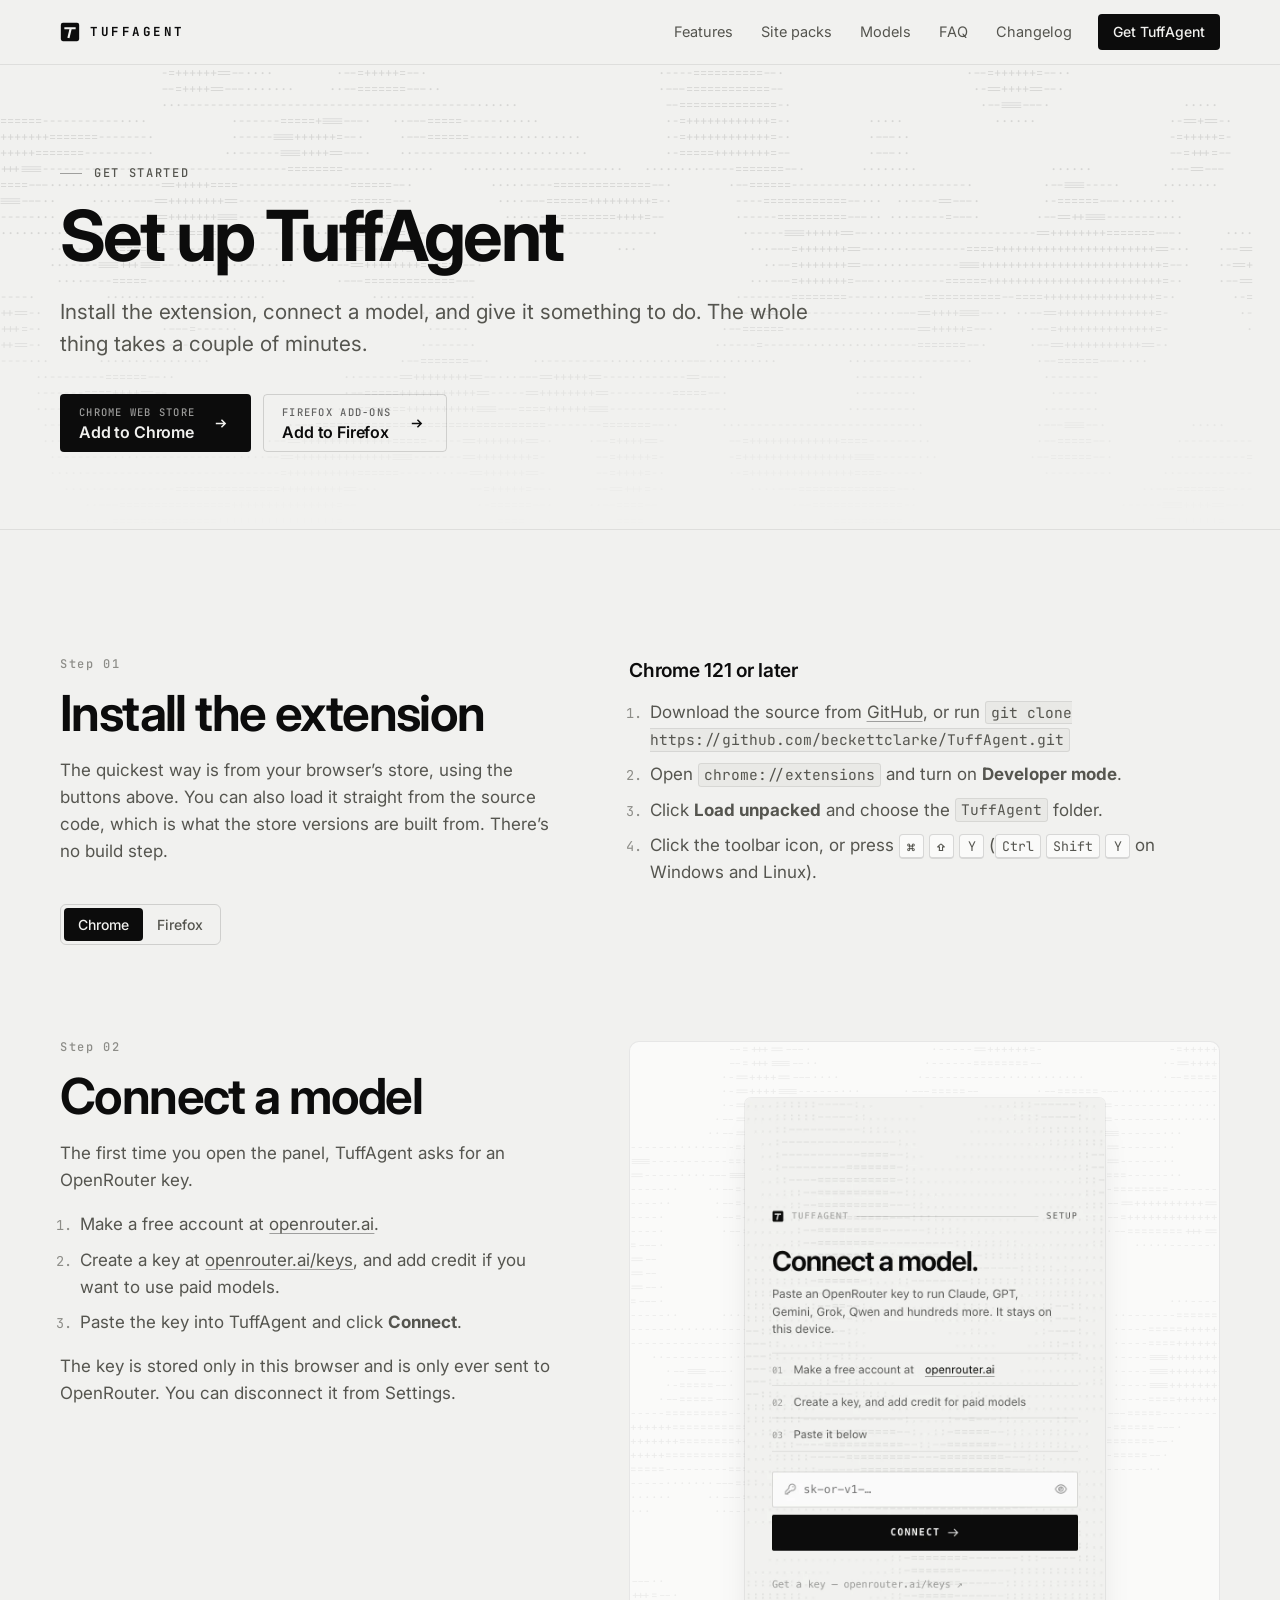
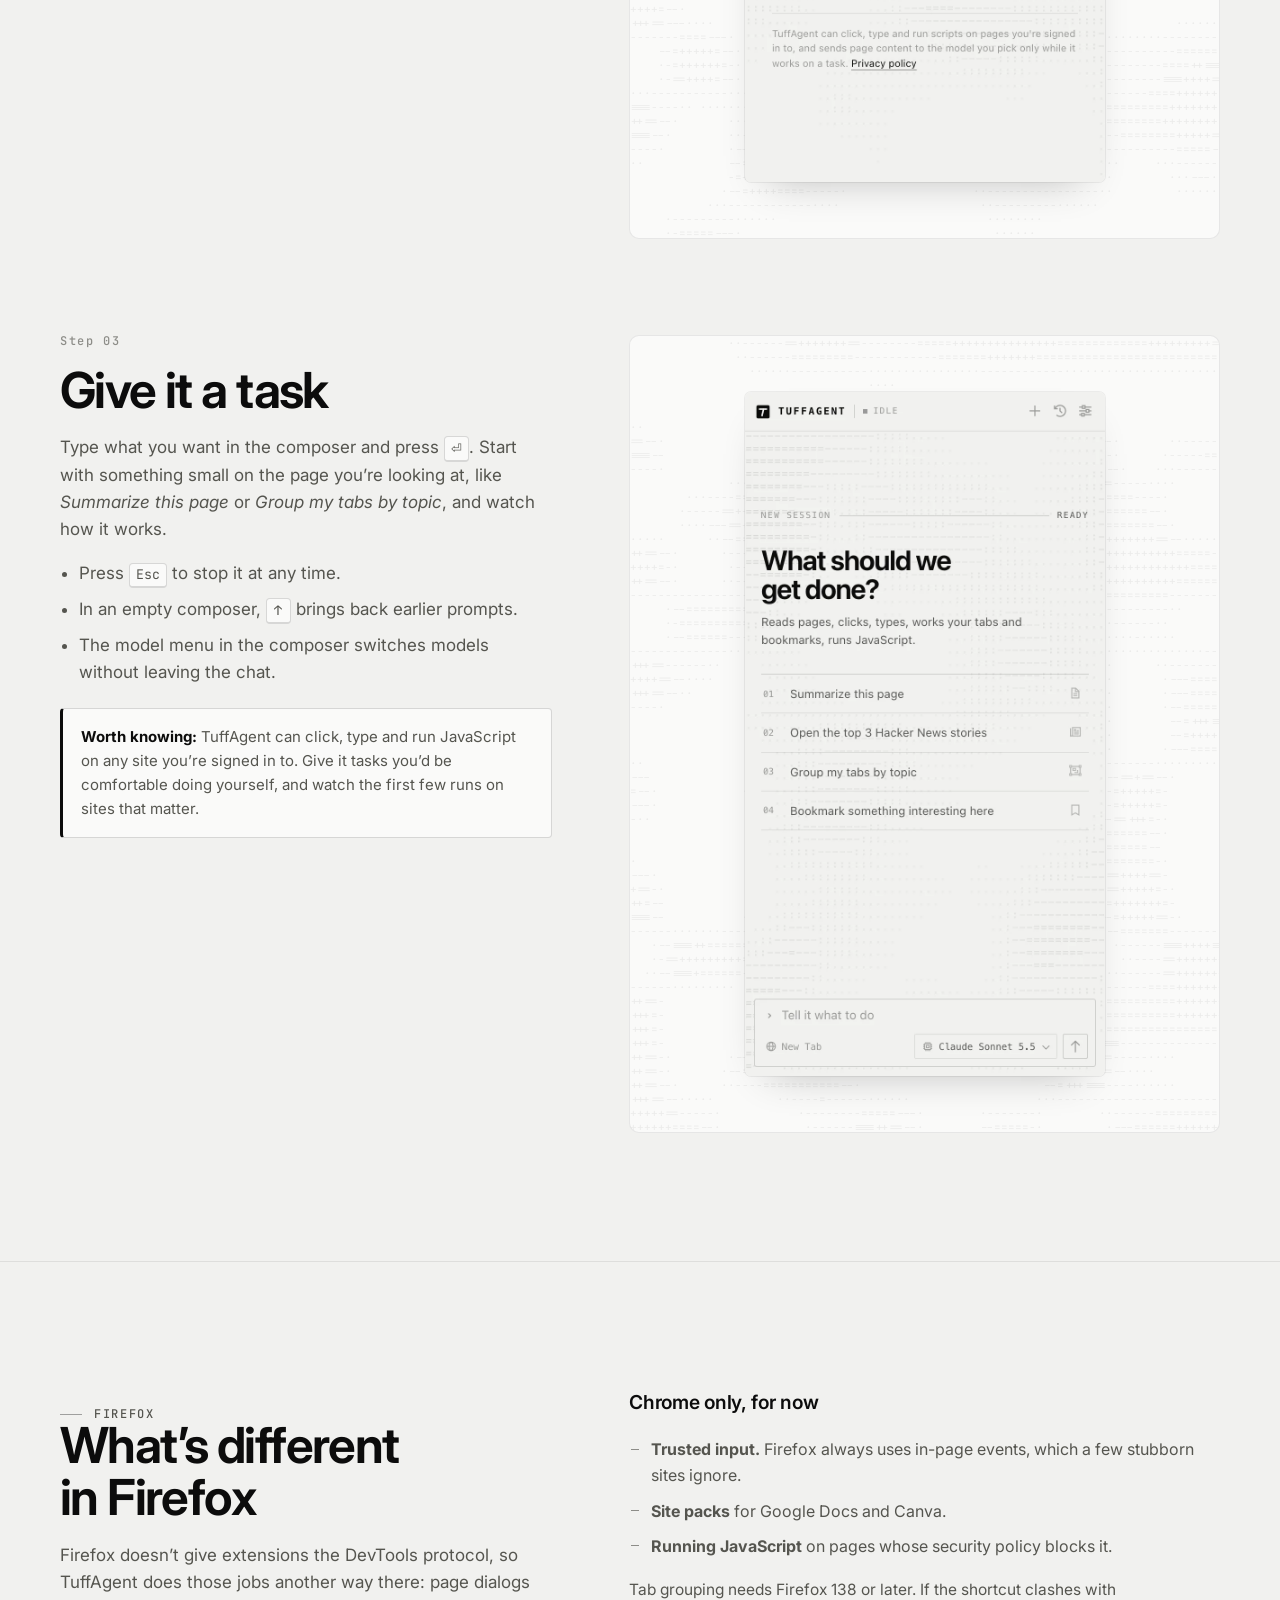
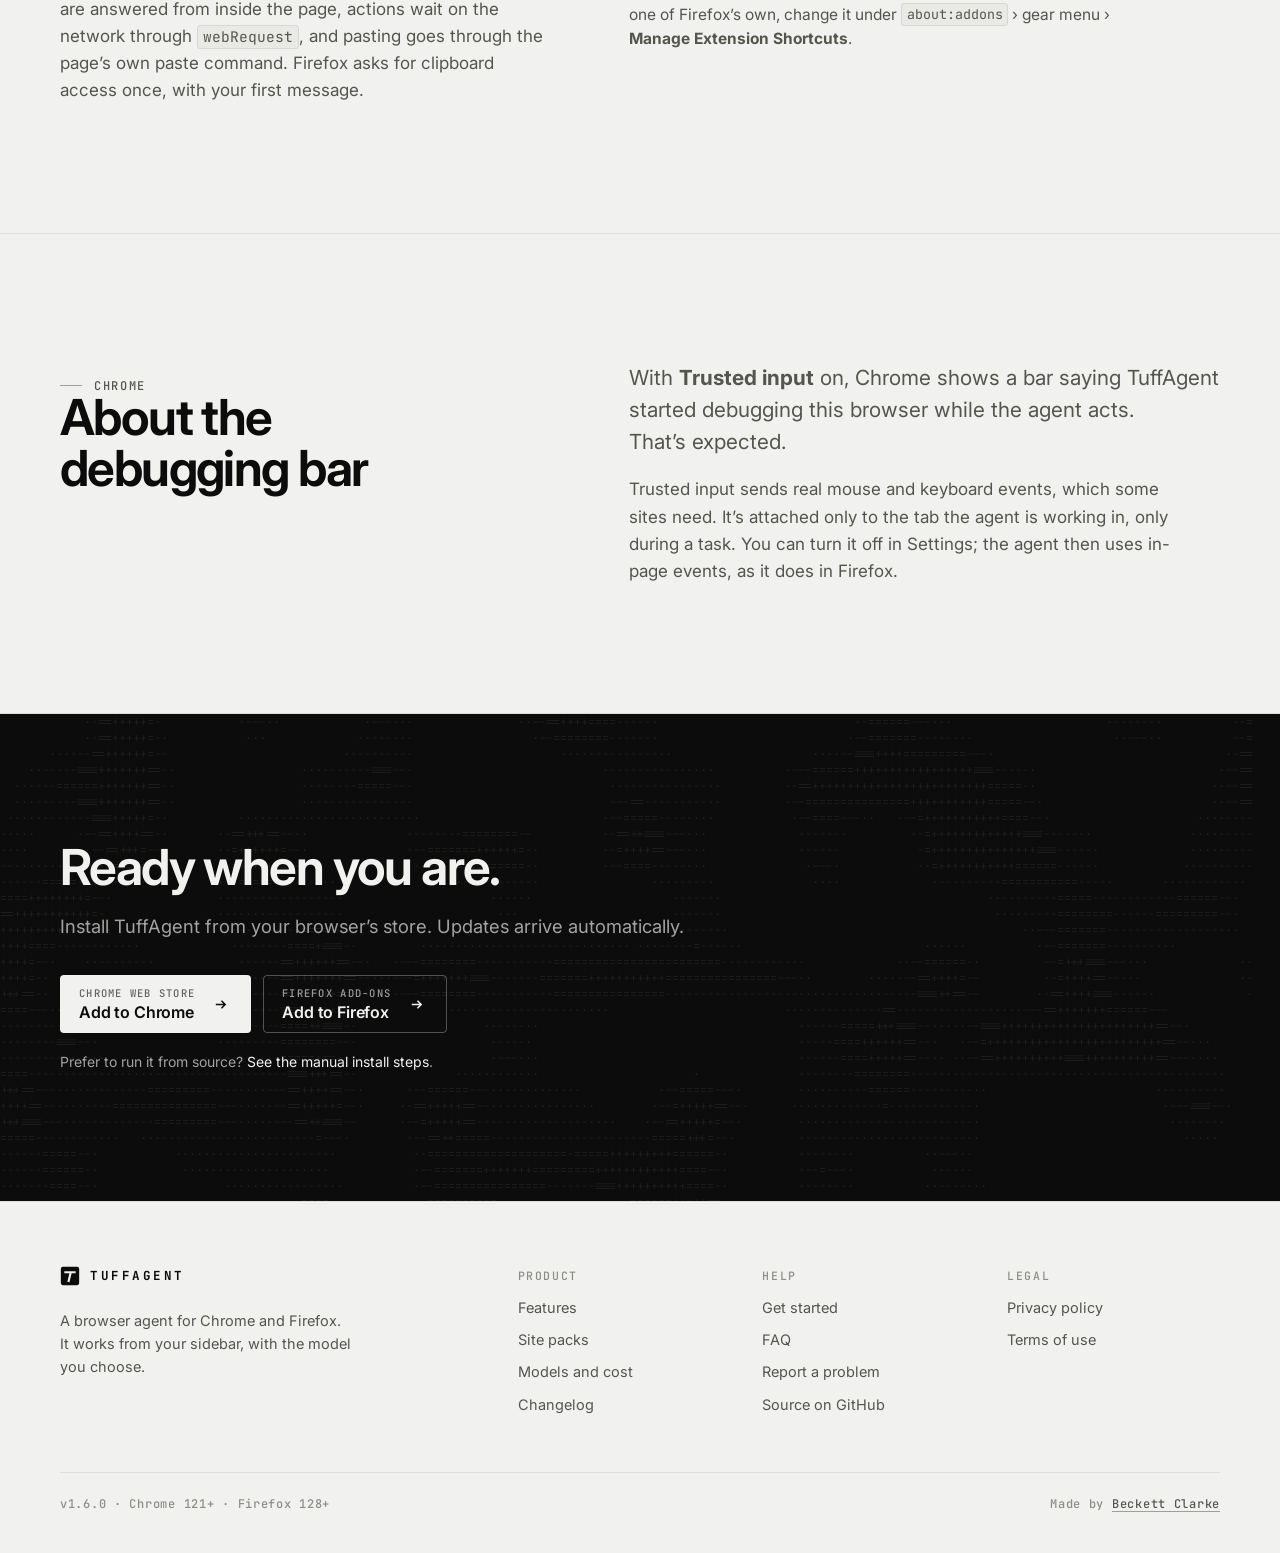
<file: site/install.html>
<!doctype html>
<html lang="en">
<head>
<meta charset="utf-8">
<meta name="viewport" content="width=device-width, initial-scale=1">
<title>Get started · TuffAgent</title>
<meta name="description" content="How to install TuffAgent in Chrome or Firefox, connect an OpenRouter key, and run your first task.">
<meta name="color-scheme" content="light dark">
<meta name="theme-color" content="#f1f1ef" media="(prefers-color-scheme: light)">
<meta name="theme-color" content="#0a0a0a" media="(prefers-color-scheme: dark)">
<link rel="icon" href="favicon.svg" type="image/svg+xml">
<link rel="icon" href="assets/img/favicon-32.png" sizes="32x32" type="image/png">
<link rel="apple-touch-icon" href="assets/img/apple-touch-icon.png">
<meta property="og:type" content="website">
<meta property="og:site_name" content="TuffAgent">
<meta property="og:title" content="Get started · TuffAgent">
<meta property="og:description" content="How to install TuffAgent in Chrome or Firefox, connect an OpenRouter key, and run your first task.">
<meta property="og:image" content="assets/img/og-dark.png">
<meta property="og:image:width" content="1200">
<meta property="og:image:height" content="630">
<meta name="twitter:card" content="summary_large_image">
<link rel="preconnect" href="https://fonts.googleapis.com">
<link rel="preconnect" href="https://fonts.gstatic.com" crossorigin>
<link rel="stylesheet" href="https://fonts.googleapis.com/css2?family=Inter:opsz,wght@14..32,400..700&amp;family=JetBrains+Mono:wght@500;700&amp;display=swap">
<link rel="stylesheet" href="assets/site.css">
<script type="module" src="assets/site.js"></script>
</head>
<body>
<a class="skip" href="#main">Skip to content</a>
<header class="top">
  <div class="wrap">
    <a class="brand" href="index.html" aria-label="TuffAgent home"><svg class="mark" viewBox="0 0 24 24" aria-hidden="true"><rect x="1" y="1" width="22" height="22" rx="2.5"/><path d="M5.2 6.2h13.6v2.6H5.2zM11.635 7.199l2.53.602-2.801 11.765-2.53-.602z"/></svg><span>TuffAgent</span></a>
    <button class="menu-btn" type="button" aria-expanded="false" aria-controls="nav" aria-label="Menu"><svg viewBox="0 0 18 18" fill="none" stroke="currentColor" stroke-width="1.5" aria-hidden="true"><path d="M2 5h14M2 9h14M2 13h14"/></svg></button>
    <nav class="nav" id="nav" aria-label="Main">
        <a href="features.html">Features</a>
        <a href="site-packs.html">Site packs</a>
        <a href="models.html">Models</a>
        <a href="faq.html">FAQ</a>
        <a href="changelog.html">Changelog</a>
        <a class="btn ink sm" href="install.html">Get TuffAgent</a>
    </nav>
  </div>
</header>
<main id="main">
<section class="page-head">
  <div class="field fade" data-field="61" data-lens></div>
  <div class="wrap">
    <p class="eyebrow rise">Get started</p>
    <h1 class="rise d1">Set up TuffAgent</h1>
    <p class="lede rise d2">Install the extension, connect a model, and give it something to do. The whole thing takes a couple of minutes.</p>
    <div class="rise d3" style="margin-top:34px"><div class="stores">
      <a class="btn ink store" data-store="chrome" href="https://chromewebstore.google.com/detail/tuffagent/CHROME_EXTENSION_ID"><span class="lbl"><small>Chrome Web Store</small><b>Add to Chrome</b></span><svg class="arrow" viewBox="0 0 16 16" fill="none" stroke="currentColor" stroke-width="1.6" aria-hidden="true"><path d="M3 8h10M9 4l4 4-4 4"/></svg></a>
      <a class="btn line store" data-store="firefox" href="https://addons.mozilla.org/firefox/addon/FIREFOX_ADDON_SLUG/"><span class="lbl"><small>Firefox Add-ons</small><b>Add to Firefox</b></span><svg class="arrow" viewBox="0 0 16 16" fill="none" stroke="currentColor" stroke-width="1.6" aria-hidden="true"><path d="M3 8h10M9 4l4 4-4 4"/></svg></a>
    </div></div>
  </div>
</section>

<section class="sec">
  <div class="wrap">
    <div class="steps">

      <div class="step" id="source">
        <div>
          <span class="num">Step 01</span>
          <h2>Install the extension</h2>
          <p>The quickest way is from your browser’s store, using the buttons above. You can also load it straight from the source code, which is what the store versions are built from. There’s no build step.</p>
          <div class="switch" role="tablist" aria-label="Browser">
            <button role="tab" id="t-chrome" aria-controls="p-chrome" aria-selected="true" data-browser="chrome">Chrome</button>
            <button role="tab" id="t-firefox" aria-controls="p-firefox" aria-selected="false" tabindex="-1" data-browser="firefox">Firefox</button>
          </div>
        </div>
        <div>
          <div role="tabpanel" id="p-chrome" aria-labelledby="t-chrome">
            <h3>Chrome 121 or later</h3>
            <ol>
              <li>Download the source from <a href="https://github.com/beckettclarke/TuffAgent">GitHub</a>, or run <code>git clone https://github.com/beckettclarke/TuffAgent.git</code></li>
              <li>Open <code>chrome://extensions</code> and turn on <strong>Developer mode</strong>.</li>
              <li>Click <strong>Load unpacked</strong> and choose the <code>TuffAgent</code> folder.</li>
              <li>Click the toolbar icon, or press <kbd>⌘</kbd> <kbd>⇧</kbd> <kbd>Y</kbd> (<kbd>Ctrl</kbd> <kbd>Shift</kbd> <kbd>Y</kbd> on Windows and Linux).</li>
            </ol>
          </div>
          <div role="tabpanel" id="p-firefox" aria-labelledby="t-firefox" hidden>
            <h3>Firefox 128 or later</h3>
            <ol>
              <li>Download the source from <a href="https://github.com/beckettclarke/TuffAgent">GitHub</a>, or run <code>git clone https://github.com/beckettclarke/TuffAgent.git</code></li>
              <li>Open <code>about:debugging#/runtime/this-firefox</code> and click <strong>Load Temporary Add-on…</strong></li>
              <li>Choose <code>manifest.json</code> in the <code>TuffAgent</code> folder.</li>
              <li>Click the toolbar icon or press the shortcut to show the sidebar. If Firefox asks, allow access to all websites; without it the agent can’t read or click pages.</li>
            </ol>
            <p class="note">A temporary add-on is removed when Firefox quits. To keep it, run <code>npx web-ext build</code> and install the zip in Firefox Developer Edition or Nightly with <code>xpinstall.signatures.required</code> turned off, or install from Firefox Add-ons.</p>
          </div>
        </div>
      </div>

      <div class="step">
        <div>
          <span class="num">Step 02</span>
          <h2>Connect a model</h2>
          <p>The first time you open the panel, TuffAgent asks for an OpenRouter key.</p>
          <ol>
            <li>Make a free account at <a href="https://openrouter.ai">openrouter.ai</a>.</li>
            <li>Create a key at <a href="https://openrouter.ai/keys">openrouter.ai/keys</a>, and add credit if you want to use paid models.</li>
            <li>Paste the key into TuffAgent and click <strong>Connect</strong>.</li>
          </ol>
          <p>The key is stored only in this browser and is only ever sent to OpenRouter. You can disconnect it from Settings.</p>
        </div>
        <div class="stage"><div class="field" data-field="62" data-lens></div>
        <div class="panel" style="width:min(100%,360px)"><picture><source srcset="assets/img/panel-onboard-dark.webp" media="(prefers-color-scheme: dark)"><img src="assets/img/panel-onboard-light.webp" alt="The Connect a model screen, with three setup steps and a field for the OpenRouter key." width="400" height="760" loading="lazy" decoding="async"></picture></div></div>
      </div>

      <div class="step">
        <div>
          <span class="num">Step 03</span>
          <h2>Give it a task</h2>
          <p>Type what you want in the composer and press <kbd>⏎</kbd>. Start with something small on the page you’re looking at, like <em>Summarize this page</em> or <em>Group my tabs by topic</em>, and watch how it works.</p>
          <ul style="padding-left:1.1em;display:grid;gap:8px;margin-top:16px">
            <li>Press <kbd>Esc</kbd> to stop it at any time.</li>
            <li>In an empty composer, <kbd>↑</kbd> brings back earlier prompts.</li>
            <li>The model menu in the composer switches models without leaving the chat.</li>
          </ul>
          <p class="note"><strong>Worth knowing:</strong> TuffAgent can click, type and run JavaScript on any site you’re signed in to. Give it tasks you’d be comfortable doing yourself, and watch the first few runs on sites that matter.</p>
        </div>
        <div class="stage"><div class="field" data-field="63" data-lens></div>
        <div class="panel" style="width:min(100%,360px)"><picture><source srcset="assets/img/panel-empty-dark.webp" media="(prefers-color-scheme: dark)"><img src="assets/img/panel-empty-light.webp" alt="A new chat in TuffAgent, with four suggested tasks and an empty composer." width="400" height="760" loading="lazy" decoding="async"></picture></div></div>
      </div>

    </div>
  </div>
</section>

<section class="sec" id="firefox">
  <div class="wrap">
    <div class="split" style="align-items:start">
      <div>
        <p class="eyebrow">Firefox</p>
        <h2>What’s different in Firefox</h2>
        <p>Firefox doesn’t give extensions the DevTools protocol, so TuffAgent does those jobs another way there: page dialogs are answered from inside the page, actions wait on the network through <code>webRequest</code>, and pasting goes through the page’s own paste command. Firefox asks for clipboard access once, with your first message.</p>
      </div>
      <div>
        <h3>Chrome only, for now</h3>
        <ul>
          <li><strong>Trusted input.</strong> Firefox always uses in-page events, which a few stubborn sites ignore.</li>
          <li><strong>Site packs</strong> for Google Docs and Canva.</li>
          <li><strong>Running JavaScript</strong> on pages whose security policy blocks it.</li>
        </ul>
        <p class="muted" style="font-size:15.5px">Tab grouping needs Firefox 138 or later. If the shortcut clashes with one of Firefox’s own, change it under <code>about:addons</code> › gear menu › <strong>Manage Extension Shortcuts</strong>.</p>
      </div>
    </div>
  </div>
</section>

<section class="sec" id="debugging">
  <div class="wrap">
    <div class="split" style="align-items:start">
      <div>
        <p class="eyebrow">Chrome</p>
        <h2>About the debugging bar</h2>
      </div>
      <div>
        <p class="lede" style="margin-top:0">With <strong>Trusted input</strong> on, Chrome shows a bar saying TuffAgent started debugging this browser while the agent acts. That’s expected.</p>
        <p class="muted">Trusted input sends real mouse and keyboard events, which some sites need. It’s attached only to the tab the agent is working in, only during a task. You can turn it off in Settings; the agent then uses in-page events, as it does in Firefox.</p>
      </div>
    </div>
  </div>
</section>

<section class="cta">
  <div class="field" data-field="33" data-lens></div>
  <div class="wrap">
    <h2>Ready when you are.</h2>
    <p>Install TuffAgent from your browser’s store. Updates arrive automatically.</p>
    <div class="stores">
      <a class="btn ink store" data-store="chrome" href="https://chromewebstore.google.com/detail/tuffagent/CHROME_EXTENSION_ID"><span class="lbl"><small>Chrome Web Store</small><b>Add to Chrome</b></span><svg class="arrow" viewBox="0 0 16 16" fill="none" stroke="currentColor" stroke-width="1.6" aria-hidden="true"><path d="M3 8h10M9 4l4 4-4 4"/></svg></a>
      <a class="btn line store" data-store="firefox" href="https://addons.mozilla.org/firefox/addon/FIREFOX_ADDON_SLUG/"><span class="lbl"><small>Firefox Add-ons</small><b>Add to Firefox</b></span><svg class="arrow" viewBox="0 0 16 16" fill="none" stroke="currentColor" stroke-width="1.6" aria-hidden="true"><path d="M3 8h10M9 4l4 4-4 4"/></svg></a>
    </div>
    <p class="fine">Prefer to run it from source? <a href="install.html#source">See the manual install steps</a>.</p>
  </div>
</section>
</main>
<footer class="foot">
  <div class="wrap">
    <div class="cols">
      <div>
        <a class="brand" href="index.html"><svg class="mark" viewBox="0 0 24 24" aria-hidden="true"><rect x="1" y="1" width="22" height="22" rx="2.5"/><path d="M5.2 6.2h13.6v2.6H5.2zM11.635 7.199l2.53.602-2.801 11.765-2.53-.602z"/></svg><span>TuffAgent</span></a>
        <p>A browser agent for Chrome and Firefox. It works from your sidebar, with the model you choose.</p>
      </div>
      <div>
        <h4>Product</h4>
        <ul><li><a href="features.html">Features</a></li><li><a href="site-packs.html">Site packs</a></li><li><a href="models.html">Models and cost</a></li><li><a href="changelog.html">Changelog</a></li></ul>
      </div>
      <div>
        <h4>Help</h4>
        <ul><li><a href="install.html">Get started</a></li><li><a href="faq.html">FAQ</a></li><li><a href="https://github.com/beckettclarke/TuffAgent/issues">Report a problem</a></li><li><a href="https://github.com/beckettclarke/TuffAgent">Source on GitHub</a></li></ul>
      </div>
      <div>
        <h4>Legal</h4>
        <ul><li><a href="privacy.html">Privacy policy</a></li><li><a href="terms.html">Terms of use</a></li></ul>
      </div>
    </div>
    <div class="base"><span>v1.6.0 · Chrome 121+ · Firefox 128+</span><span>Made by <a href="https://beckettclarke.ca">Beckett Clarke</a></span></div>
  </div>
</footer>
</body>
</html>
</file>
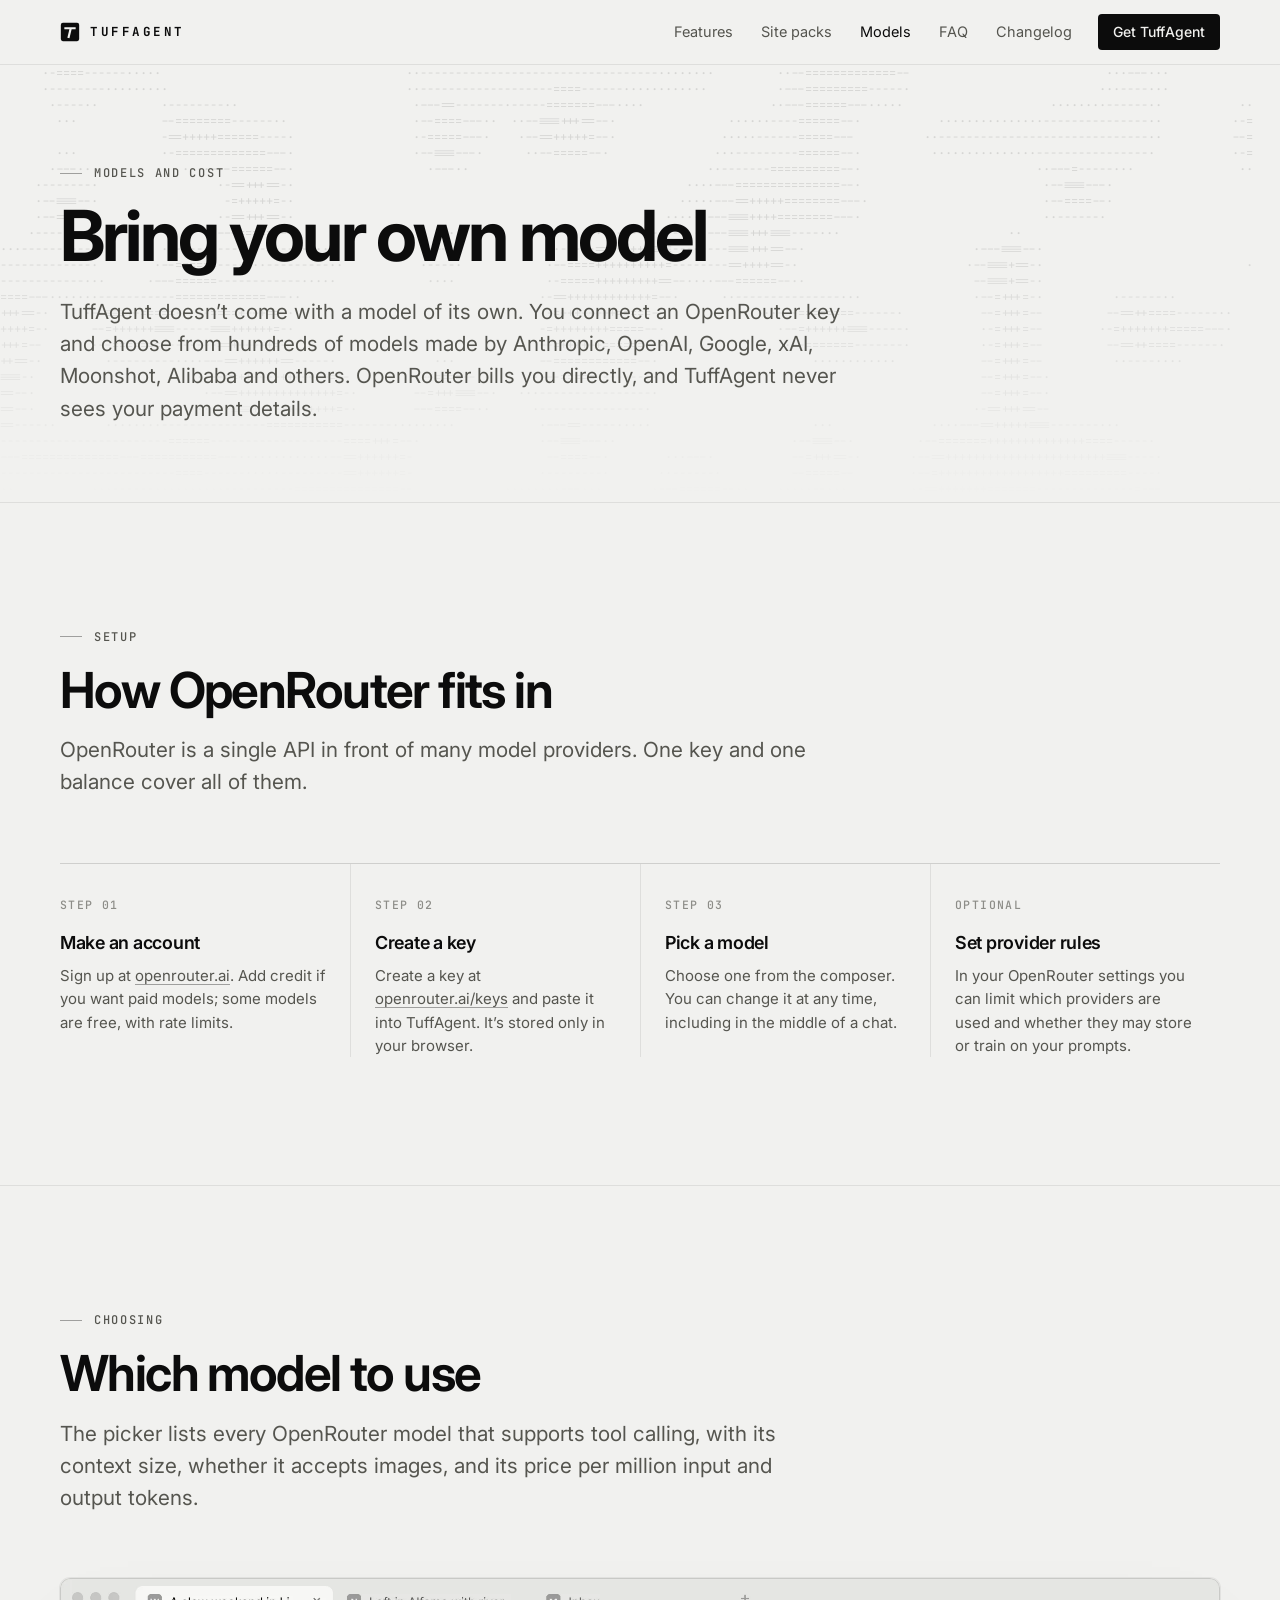
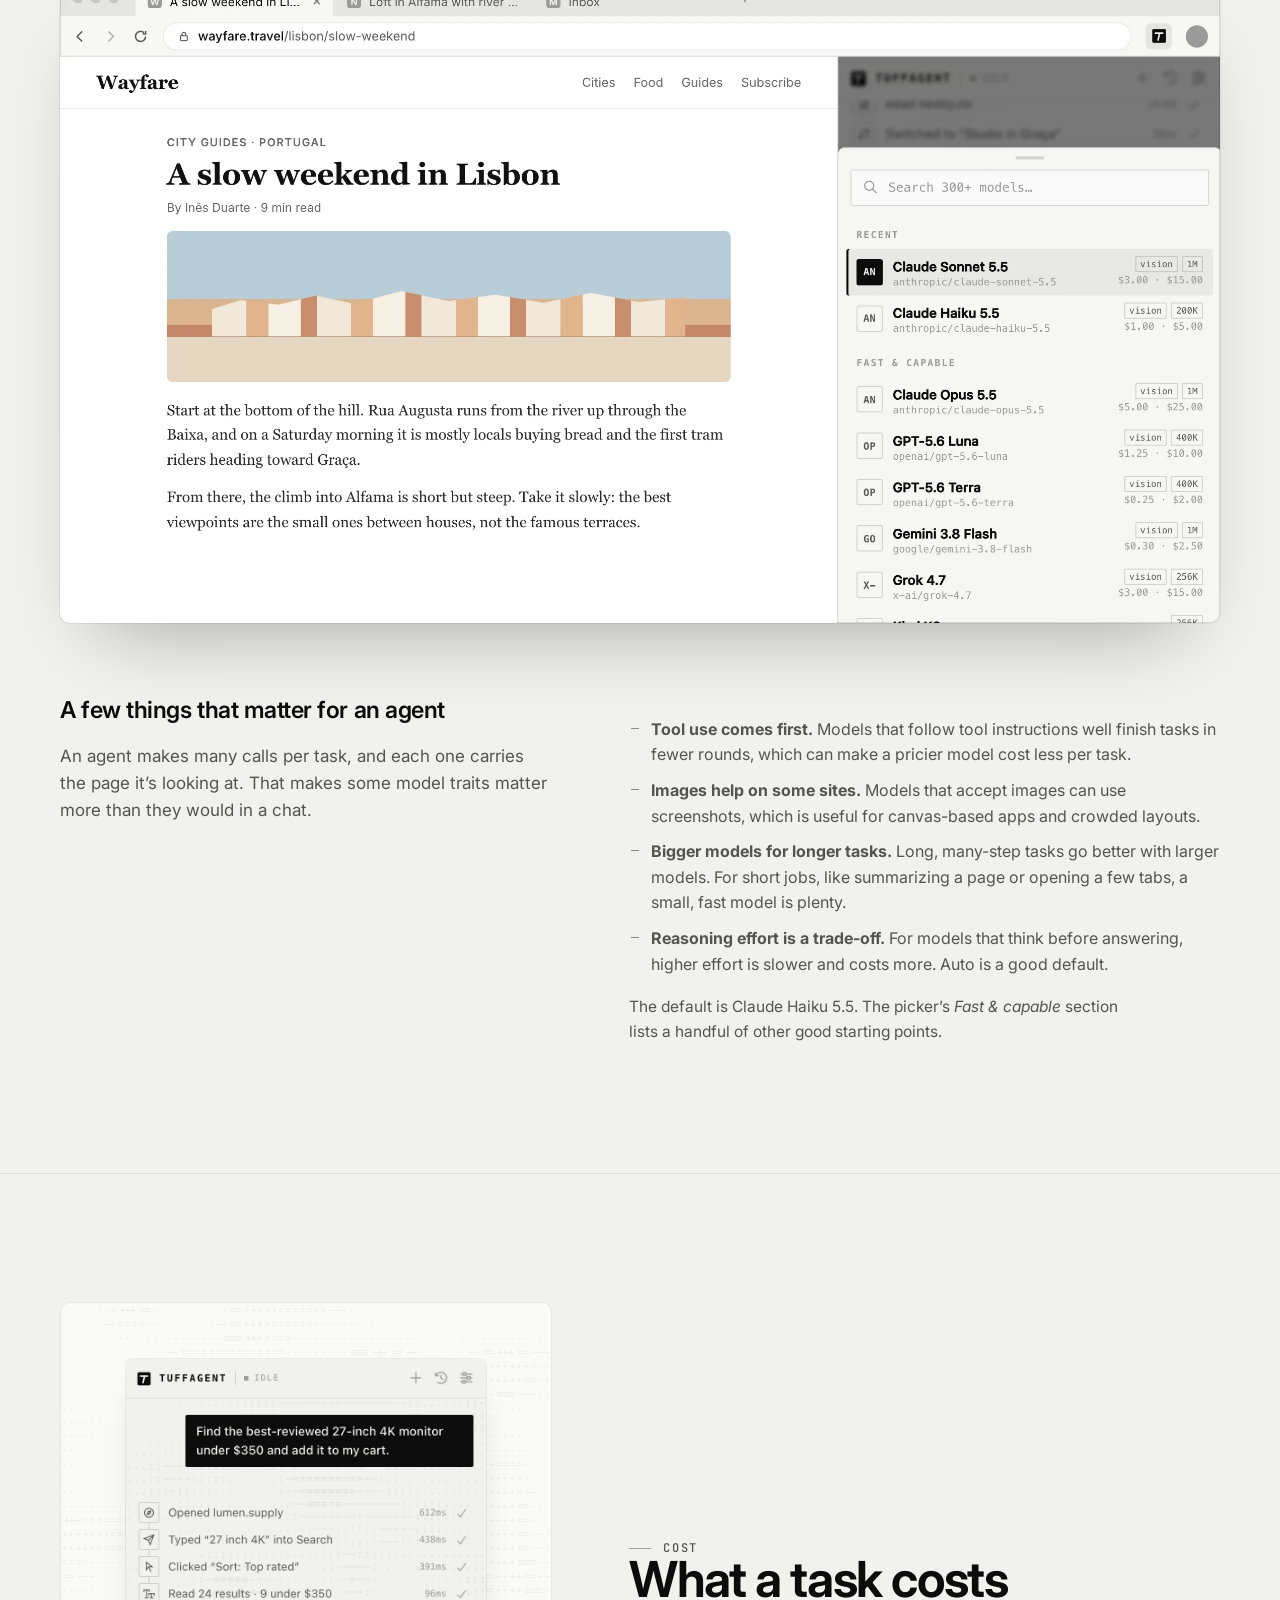
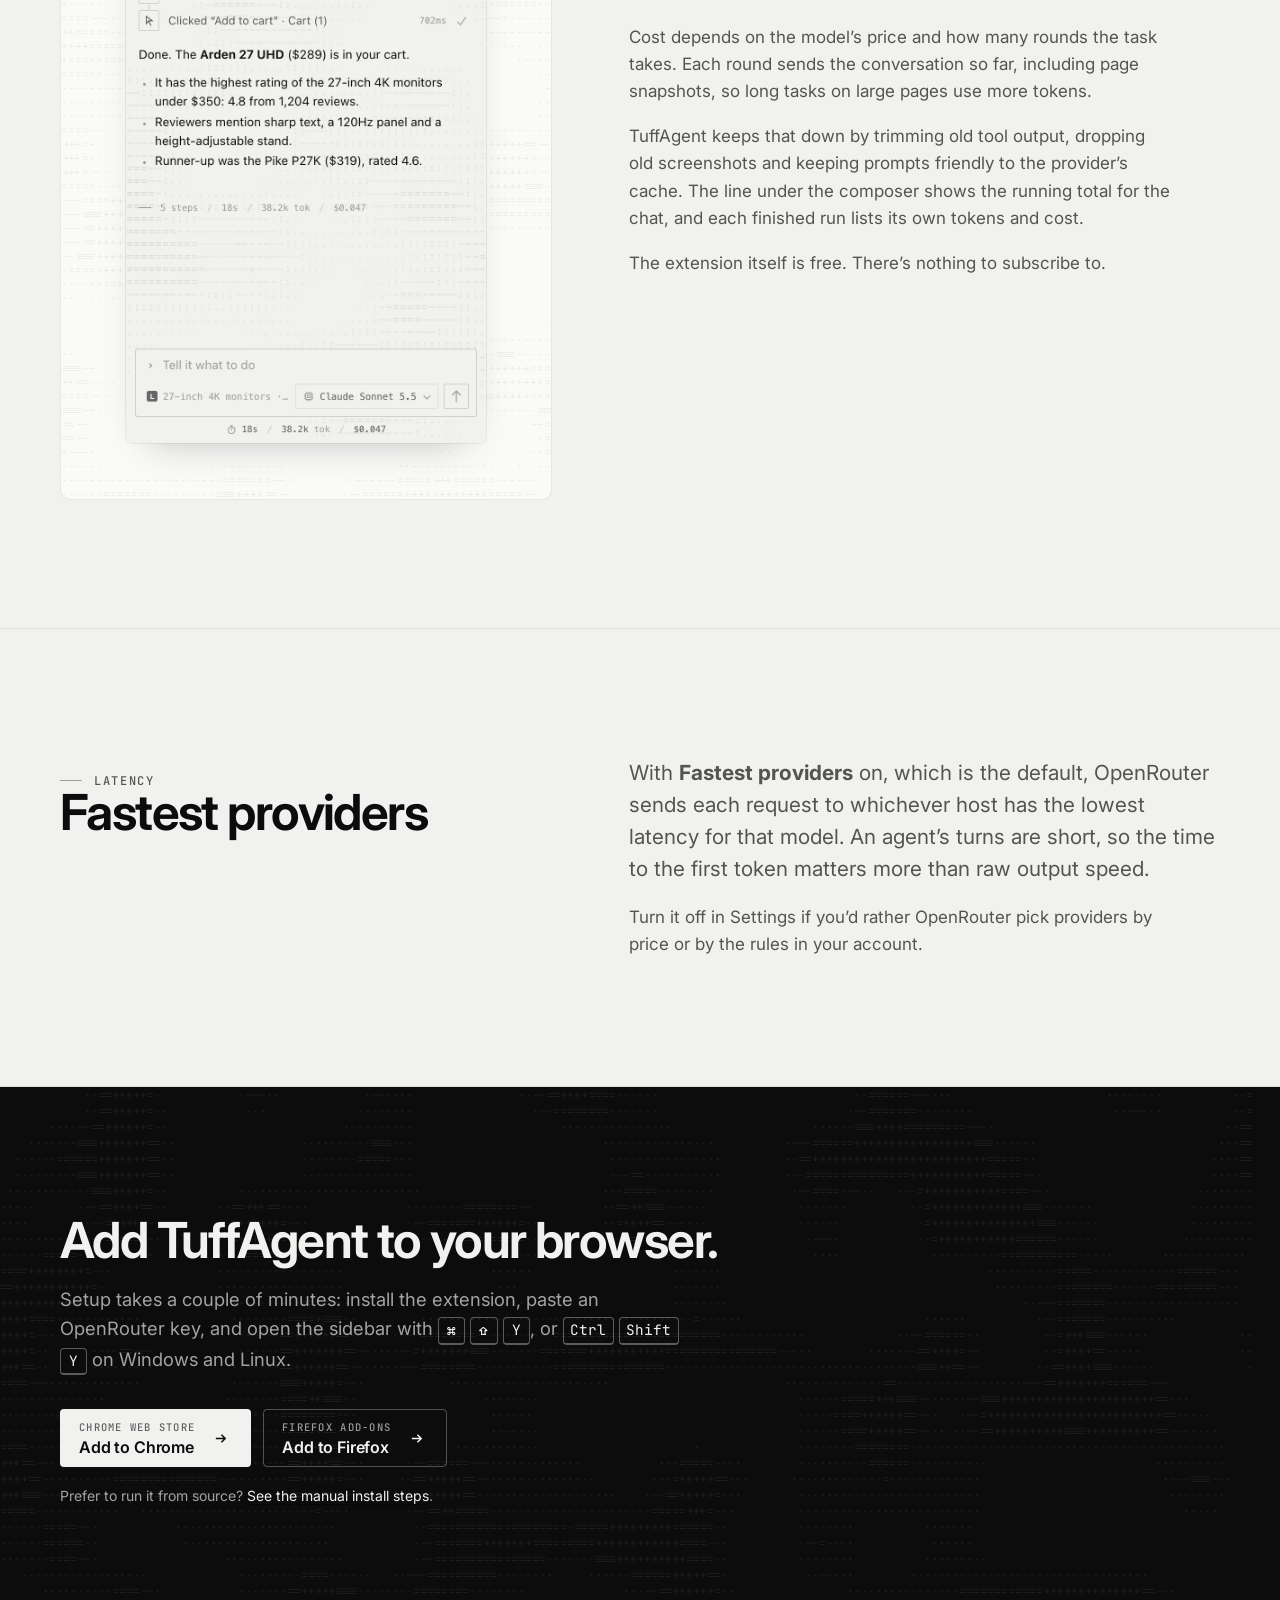
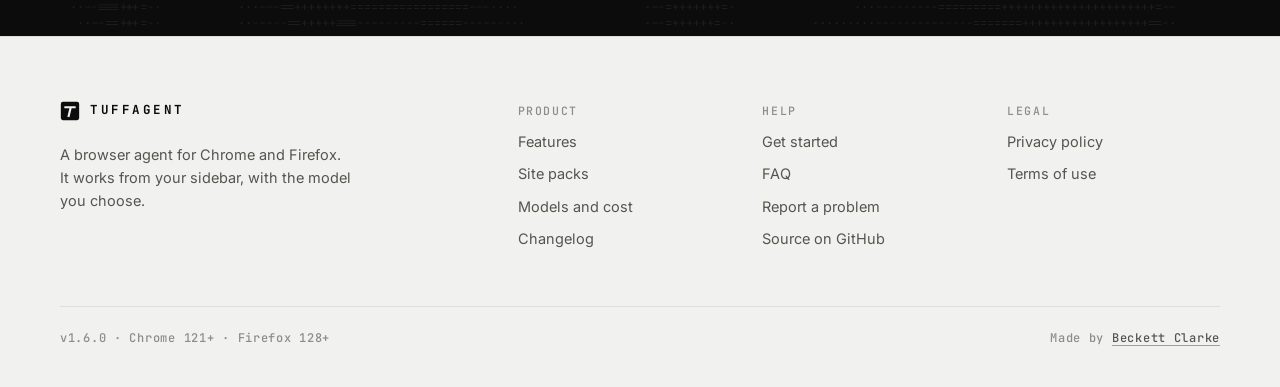
<file: site/models.html>
<!doctype html>
<html lang="en">
<head>
<meta charset="utf-8">
<meta name="viewport" content="width=device-width, initial-scale=1">
<title>Models and cost · TuffAgent</title>
<meta name="description" content="TuffAgent works with any tool-calling model on OpenRouter, including Claude, GPT, Gemini, Grok, Qwen and Kimi. How to choose one, and what tasks cost.">
<meta name="color-scheme" content="light dark">
<meta name="theme-color" content="#f1f1ef" media="(prefers-color-scheme: light)">
<meta name="theme-color" content="#0a0a0a" media="(prefers-color-scheme: dark)">
<link rel="icon" href="favicon.svg" type="image/svg+xml">
<link rel="icon" href="assets/img/favicon-32.png" sizes="32x32" type="image/png">
<link rel="apple-touch-icon" href="assets/img/apple-touch-icon.png">
<meta property="og:type" content="website">
<meta property="og:site_name" content="TuffAgent">
<meta property="og:title" content="Models and cost · TuffAgent">
<meta property="og:description" content="TuffAgent works with any tool-calling model on OpenRouter, including Claude, GPT, Gemini, Grok, Qwen and Kimi. How to choose one, and what tasks cost.">
<meta property="og:image" content="assets/img/og-dark.png">
<meta property="og:image:width" content="1200">
<meta property="og:image:height" content="630">
<meta name="twitter:card" content="summary_large_image">
<link rel="preconnect" href="https://fonts.googleapis.com">
<link rel="preconnect" href="https://fonts.gstatic.com" crossorigin>
<link rel="stylesheet" href="https://fonts.googleapis.com/css2?family=Inter:opsz,wght@14..32,400..700&amp;family=JetBrains+Mono:wght@500;700&amp;display=swap">
<link rel="stylesheet" href="assets/site.css">
<script type="module" src="assets/site.js"></script>
</head>
<body>
<a class="skip" href="#main">Skip to content</a>
<header class="top">
  <div class="wrap">
    <a class="brand" href="index.html" aria-label="TuffAgent home"><svg class="mark" viewBox="0 0 24 24" aria-hidden="true"><rect x="1" y="1" width="22" height="22" rx="2.5"/><path d="M5.2 6.2h13.6v2.6H5.2zM11.635 7.199l2.53.602-2.801 11.765-2.53-.602z"/></svg><span>TuffAgent</span></a>
    <button class="menu-btn" type="button" aria-expanded="false" aria-controls="nav" aria-label="Menu"><svg viewBox="0 0 18 18" fill="none" stroke="currentColor" stroke-width="1.5" aria-hidden="true"><path d="M2 5h14M2 9h14M2 13h14"/></svg></button>
    <nav class="nav" id="nav" aria-label="Main">
        <a href="features.html">Features</a>
        <a href="site-packs.html">Site packs</a>
        <a href="models.html" aria-current="page">Models</a>
        <a href="faq.html">FAQ</a>
        <a href="changelog.html">Changelog</a>
        <a class="btn ink sm" href="install.html">Get TuffAgent</a>
    </nav>
  </div>
</header>
<main id="main">
<section class="page-head">
  <div class="field fade" data-field="51" data-lens></div>
  <div class="wrap">
    <p class="eyebrow rise">Models and cost</p>
    <h1 class="rise d1">Bring your own model</h1>
    <p class="lede rise d2">TuffAgent doesn’t come with a model of its own. You connect an OpenRouter key and choose from hundreds of models made by Anthropic, OpenAI, Google, xAI, Moonshot, Alibaba and others. OpenRouter bills you directly, and TuffAgent never sees your payment details.</p>
    
  </div>
</section>

<section class="sec">
  <div class="wrap">
    <div class="sec-head">
      <p class="eyebrow">Setup</p>
      <h2>How OpenRouter fits in</h2>
      <p class="lede">OpenRouter is a single API in front of many model providers. One key and one balance cover all of them.</p>
    </div>
    <div class="facts">
      <div class="fact"><span class="k">Step 01</span><h3>Make an account</h3><p>Sign up at <a href="https://openrouter.ai">openrouter.ai</a>. Add credit if you want paid models; some models are free, with rate limits.</p></div>
      <div class="fact"><span class="k">Step 02</span><h3>Create a key</h3><p>Create a key at <a href="https://openrouter.ai/keys">openrouter.ai/keys</a> and paste it into TuffAgent. It’s stored only in your browser.</p></div>
      <div class="fact"><span class="k">Step 03</span><h3>Pick a model</h3><p>Choose one from the composer. You can change it at any time, including in the middle of a chat.</p></div>
      <div class="fact"><span class="k">Optional</span><h3>Set provider rules</h3><p>In your OpenRouter settings you can limit which providers are used and whether they may store or train on your prompts.</p></div>
    </div>
  </div>
</section>

<section class="sec">
  <div class="wrap">
    <div class="sec-head">
      <p class="eyebrow">Choosing</p>
      <h2>Which model to use</h2>
      <p class="lede">The picker lists every OpenRouter model that supports tool calling, with its context size, whether it accepts images, and its price per million input and output tokens.</p>
    </div>
    <div class="hero-shot" style="margin:0 0 clamp(48px,6vw,72px)">
      <picture><source srcset="assets/img/scene-4-dark.webp" media="(prefers-color-scheme: dark)"><img src="assets/img/scene-4-light.webp" alt="The model picker open in the TuffAgent panel, with recent models and a Fast and capable section listing Claude, GPT, Gemini, Grok, Kimi and Qwen models." width="1152" height="640" loading="lazy" decoding="async"></picture>
    </div>
    <div class="split" style="align-items:start">
      <div>
        <h3 style="font-size:1.45rem;letter-spacing:-.02em">A few things that matter for an agent</h3>
        <p>An agent makes many calls per task, and each one carries the page it’s looking at. That makes some model traits matter more than they would in a chat.</p>
      </div>
      <div>
        <ul>
          <li><strong>Tool use comes first.</strong> Models that follow tool instructions well finish tasks in fewer rounds, which can make a pricier model cost less per task.</li>
          <li><strong>Images help on some sites.</strong> Models that accept images can use screenshots, which is useful for canvas-based apps and crowded layouts.</li>
          <li><strong>Bigger models for longer tasks.</strong> Long, many-step tasks go better with larger models. For short jobs, like summarizing a page or opening a few tabs, a small, fast model is plenty.</li>
          <li><strong>Reasoning effort is a trade-off.</strong> For models that think before answering, higher effort is slower and costs more. Auto is a good default.</li>
        </ul>
        <p class="muted" style="font-size:15.5px">The default is Claude Haiku 5.5. The picker’s <em>Fast &amp; capable</em> section lists a handful of other good starting points.</p>
      </div>
    </div>
  </div>
</section>

<section class="sec">
  <div class="wrap">
    <div class="split flip">
      <div>
        <p class="eyebrow">Cost</p>
        <h2>What a task costs</h2>
        <p>Cost depends on the model’s price and how many rounds the task takes. Each round sends the conversation so far, including page snapshots, so long tasks on large pages use more tokens.</p>
        <p>TuffAgent keeps that down by trimming old tool output, dropping old screenshots and keeping prompts friendly to the provider’s cache. The line under the composer shows the running total for the chat, and each finished run lists its own tokens and cost.</p>
        <p>The extension itself is free. There’s nothing to subscribe to.</p>
      </div>
      <div class="stage"><div class="field" data-field="52" data-lens></div>
        <div class="panel" style="width:min(100%,360px)"><picture><source srcset="assets/img/panel-shop-dark.webp" media="(prefers-color-scheme: dark)"><img src="assets/img/panel-shop-light.webp" alt="A finished run in the TuffAgent panel, ending with its step count, time, tokens and cost." width="400" height="760" loading="lazy" decoding="async"></picture></div></div>
    </div>
  </div>
</section>

<section class="sec">
  <div class="wrap">
    <div class="split" style="align-items:start">
      <div>
        <p class="eyebrow">Latency</p>
        <h2>Fastest providers</h2>
      </div>
      <div>
        <p class="lede" style="margin-top:0">With <strong>Fastest providers</strong> on, which is the default, OpenRouter sends each request to whichever host has the lowest latency for that model. An agent’s turns are short, so the time to the first token matters more than raw output speed.</p>
        <p class="muted">Turn it off in Settings if you’d rather OpenRouter pick providers by price or by the rules in your account.</p>
      </div>
    </div>
  </div>
</section>

<section class="cta">
  <div class="field" data-field="33" data-lens></div>
  <div class="wrap">
    <h2>Add TuffAgent to your browser.</h2>
    <p>Setup takes a couple of minutes: install the extension, paste an OpenRouter key, and open the sidebar with <kbd>⌘</kbd> <kbd>⇧</kbd> <kbd>Y</kbd>, or <kbd>Ctrl</kbd> <kbd>Shift</kbd> <kbd>Y</kbd> on Windows and Linux.</p>
    <div class="stores">
      <a class="btn ink store" data-store="chrome" href="https://chromewebstore.google.com/detail/tuffagent/CHROME_EXTENSION_ID"><span class="lbl"><small>Chrome Web Store</small><b>Add to Chrome</b></span><svg class="arrow" viewBox="0 0 16 16" fill="none" stroke="currentColor" stroke-width="1.6" aria-hidden="true"><path d="M3 8h10M9 4l4 4-4 4"/></svg></a>
      <a class="btn line store" data-store="firefox" href="https://addons.mozilla.org/firefox/addon/FIREFOX_ADDON_SLUG/"><span class="lbl"><small>Firefox Add-ons</small><b>Add to Firefox</b></span><svg class="arrow" viewBox="0 0 16 16" fill="none" stroke="currentColor" stroke-width="1.6" aria-hidden="true"><path d="M3 8h10M9 4l4 4-4 4"/></svg></a>
    </div>
    <p class="fine">Prefer to run it from source? <a href="install.html#source">See the manual install steps</a>.</p>
  </div>
</section>
</main>
<footer class="foot">
  <div class="wrap">
    <div class="cols">
      <div>
        <a class="brand" href="index.html"><svg class="mark" viewBox="0 0 24 24" aria-hidden="true"><rect x="1" y="1" width="22" height="22" rx="2.5"/><path d="M5.2 6.2h13.6v2.6H5.2zM11.635 7.199l2.53.602-2.801 11.765-2.53-.602z"/></svg><span>TuffAgent</span></a>
        <p>A browser agent for Chrome and Firefox. It works from your sidebar, with the model you choose.</p>
      </div>
      <div>
        <h4>Product</h4>
        <ul><li><a href="features.html">Features</a></li><li><a href="site-packs.html">Site packs</a></li><li><a href="models.html">Models and cost</a></li><li><a href="changelog.html">Changelog</a></li></ul>
      </div>
      <div>
        <h4>Help</h4>
        <ul><li><a href="install.html">Get started</a></li><li><a href="faq.html">FAQ</a></li><li><a href="https://github.com/beckettclarke/TuffAgent/issues">Report a problem</a></li><li><a href="https://github.com/beckettclarke/TuffAgent">Source on GitHub</a></li></ul>
      </div>
      <div>
        <h4>Legal</h4>
        <ul><li><a href="privacy.html">Privacy policy</a></li><li><a href="terms.html">Terms of use</a></li></ul>
      </div>
    </div>
    <div class="base"><span>v1.6.0 · Chrome 121+ · Firefox 128+</span><span>Made by <a href="https://beckettclarke.ca">Beckett Clarke</a></span></div>
  </div>
</footer>
</body>
</html>
</file>
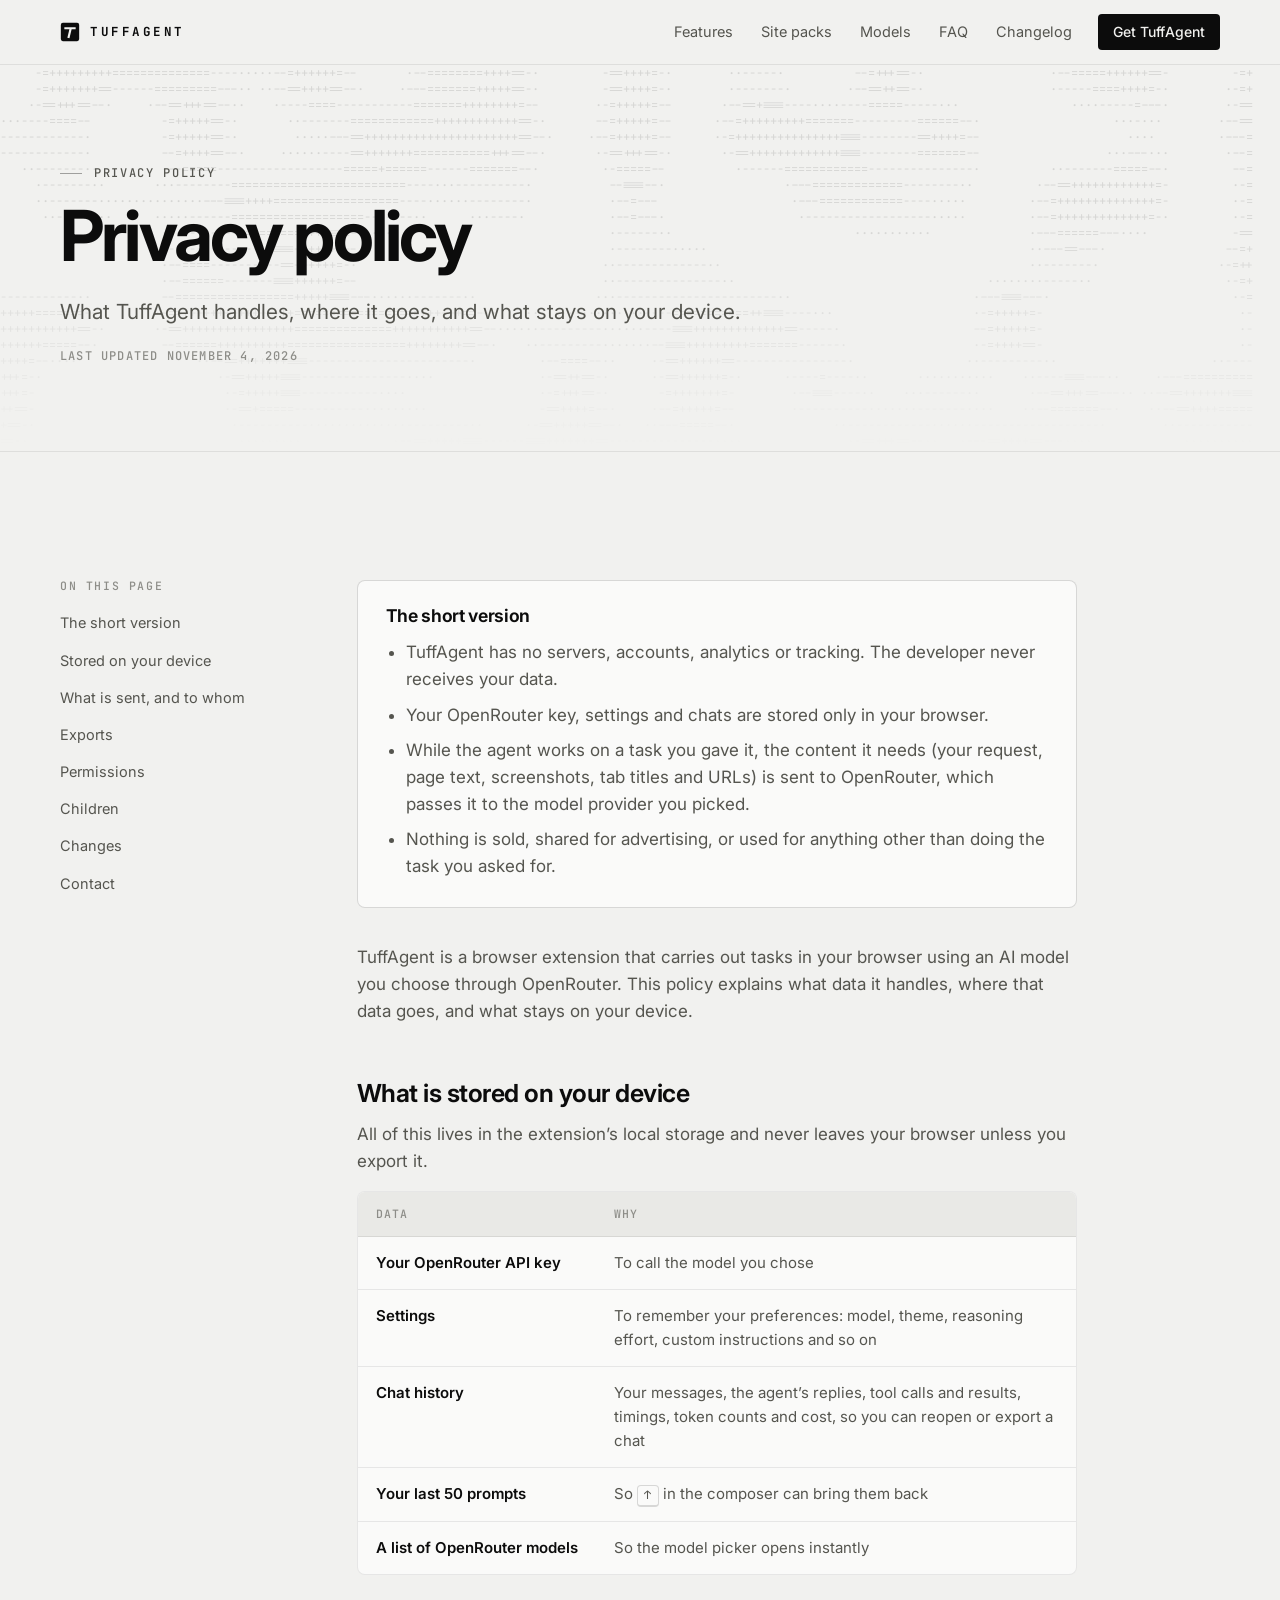
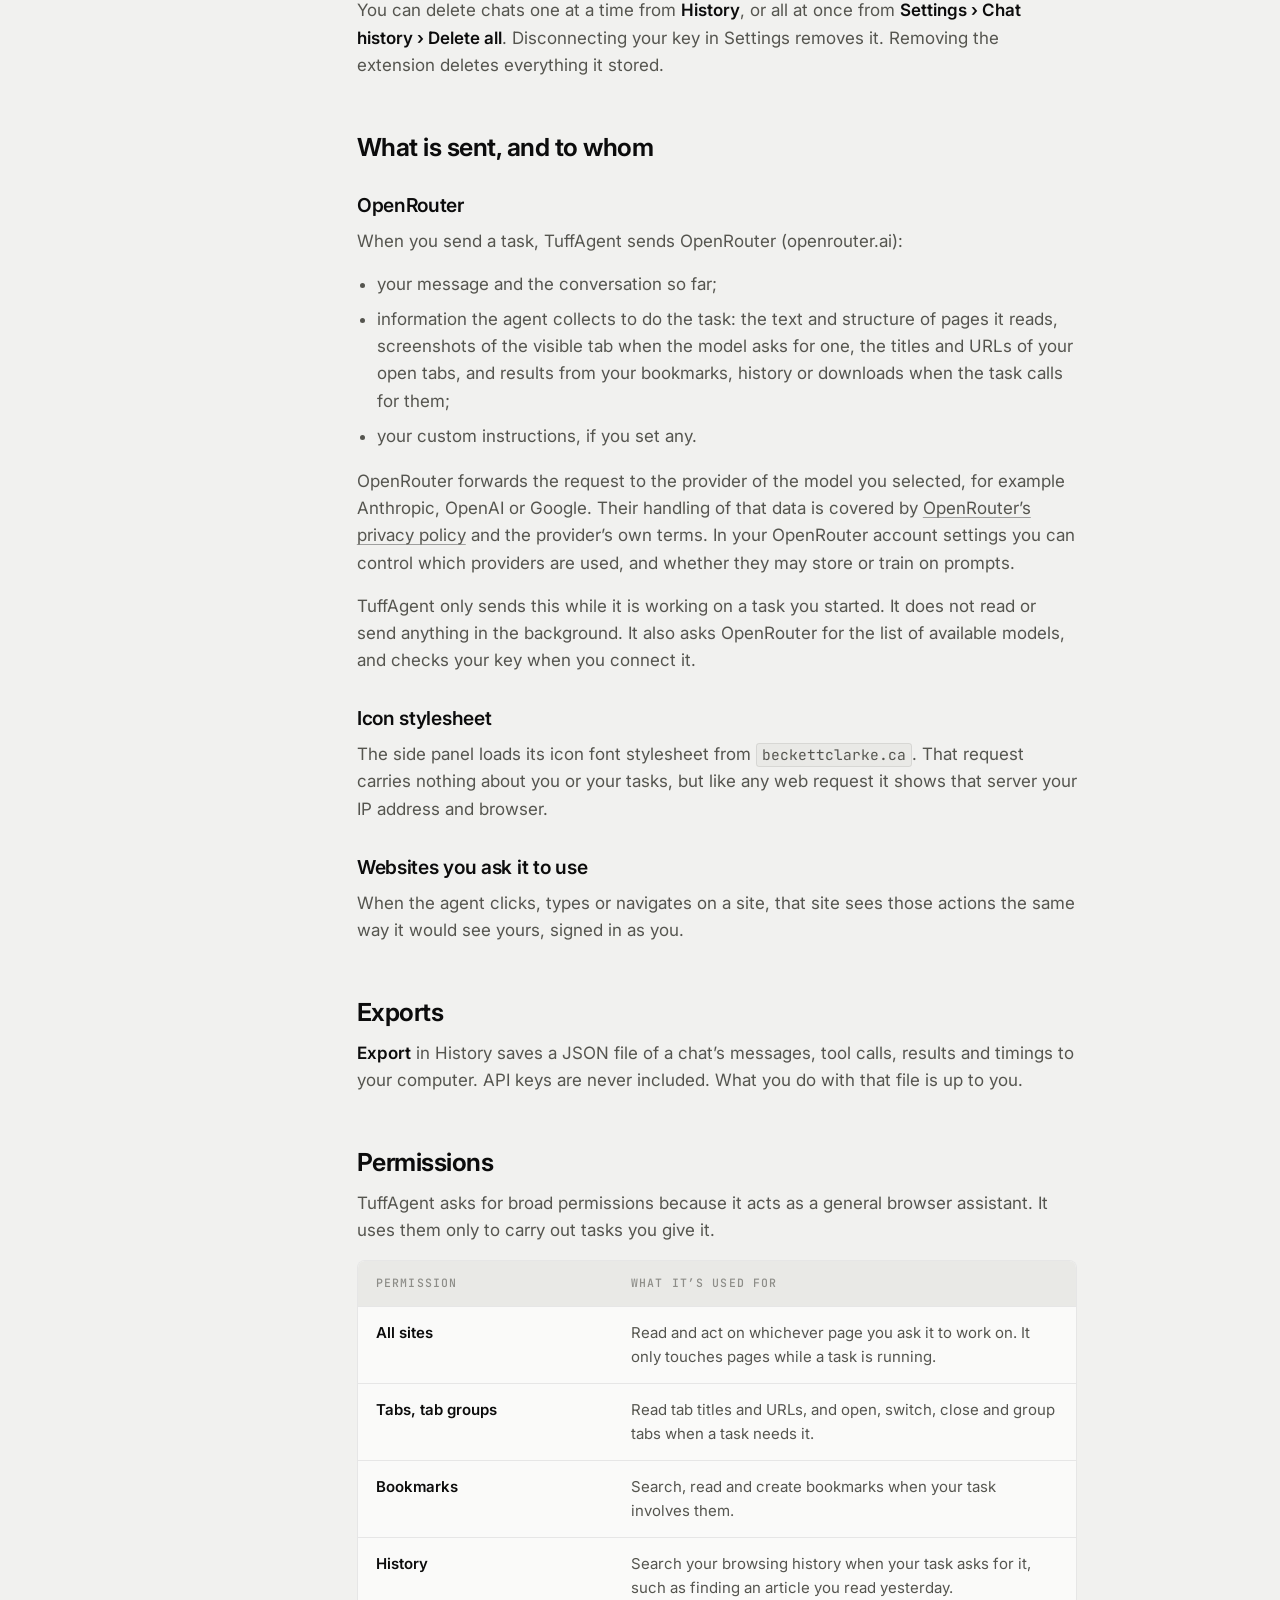
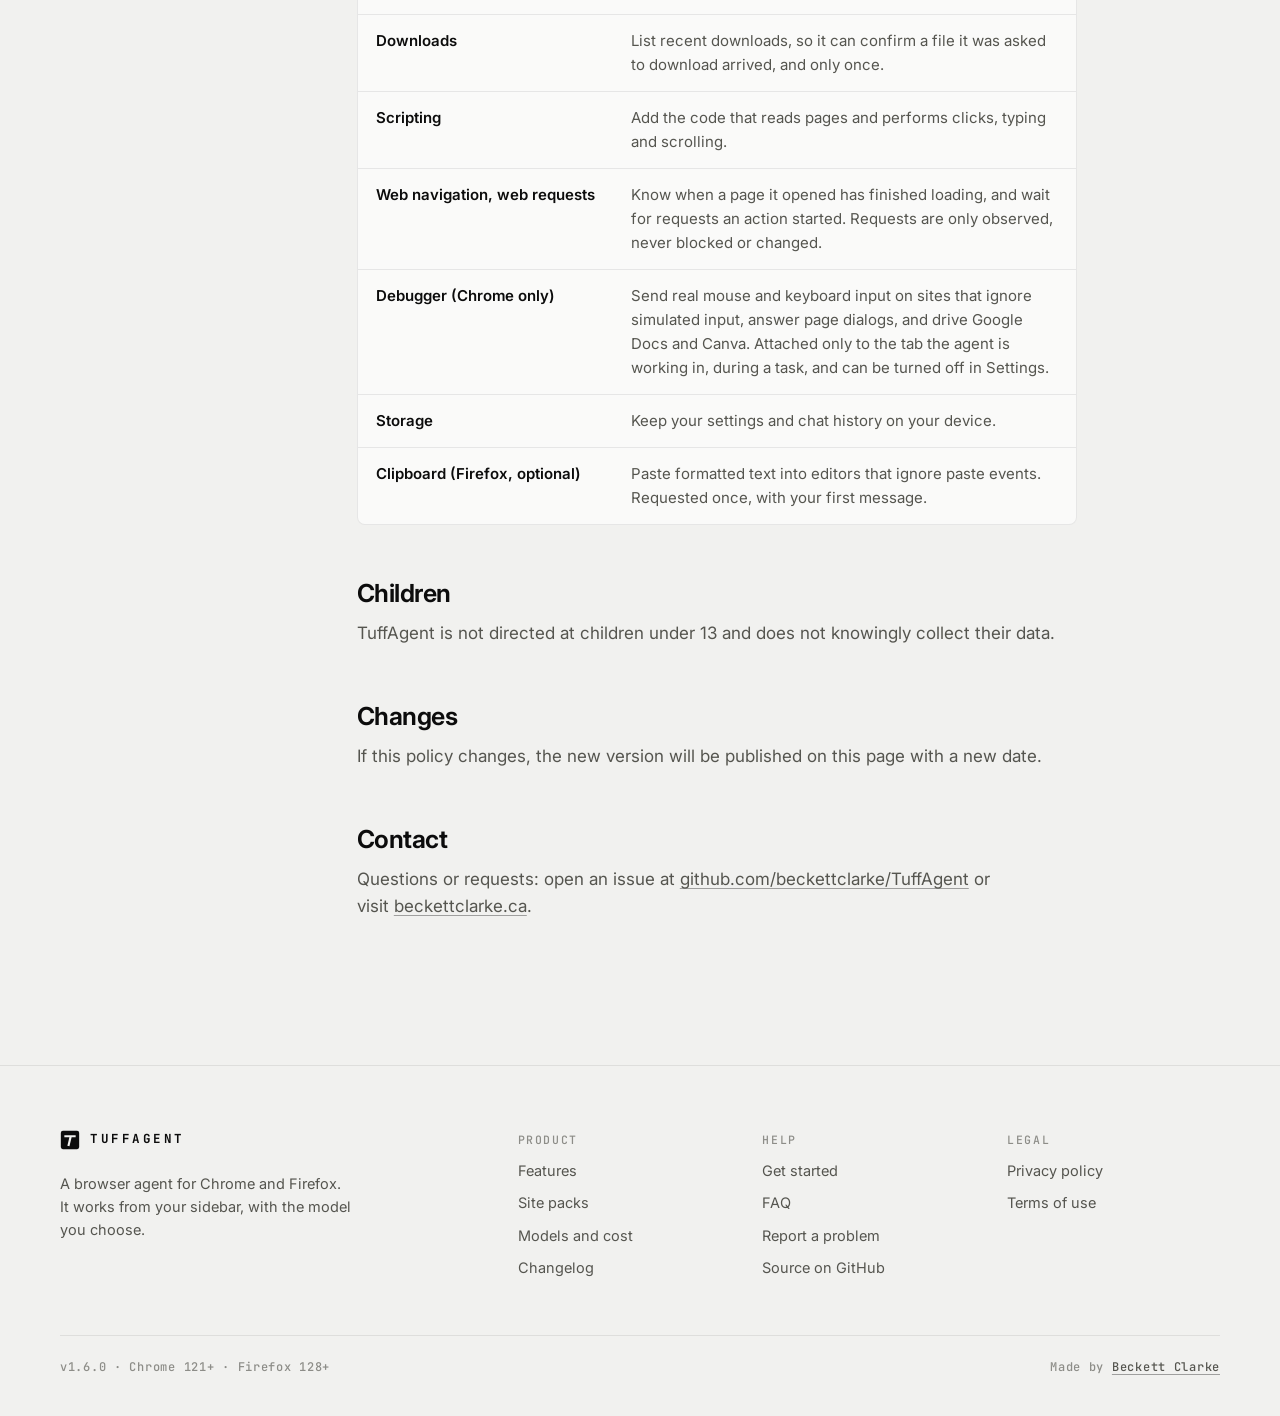
<file: site/privacy.html>
<!doctype html>
<html lang="en">
<head>
<meta charset="utf-8">
<meta name="viewport" content="width=device-width, initial-scale=1">
<title>Privacy policy · TuffAgent</title>
<meta name="description" content="TuffAgent has no servers, accounts or analytics. What it stores on your device, what it sends to OpenRouter while a task runs, and why it needs each permission.">
<meta name="color-scheme" content="light dark">
<meta name="theme-color" content="#f1f1ef" media="(prefers-color-scheme: light)">
<meta name="theme-color" content="#0a0a0a" media="(prefers-color-scheme: dark)">
<link rel="icon" href="favicon.svg" type="image/svg+xml">
<link rel="icon" href="assets/img/favicon-32.png" sizes="32x32" type="image/png">
<link rel="apple-touch-icon" href="assets/img/apple-touch-icon.png">
<meta property="og:type" content="website">
<meta property="og:site_name" content="TuffAgent">
<meta property="og:title" content="Privacy policy · TuffAgent">
<meta property="og:description" content="TuffAgent has no servers, accounts or analytics. What it stores on your device, what it sends to OpenRouter while a task runs, and why it needs each permission.">
<meta property="og:image" content="assets/img/og-dark.png">
<meta property="og:image:width" content="1200">
<meta property="og:image:height" content="630">
<meta name="twitter:card" content="summary_large_image">
<link rel="preconnect" href="https://fonts.googleapis.com">
<link rel="preconnect" href="https://fonts.gstatic.com" crossorigin>
<link rel="stylesheet" href="https://fonts.googleapis.com/css2?family=Inter:opsz,wght@14..32,400..700&amp;family=JetBrains+Mono:wght@500;700&amp;display=swap">
<link rel="stylesheet" href="assets/site.css">
<script type="module" src="assets/site.js"></script>
</head>
<body>
<a class="skip" href="#main">Skip to content</a>
<header class="top">
  <div class="wrap">
    <a class="brand" href="index.html" aria-label="TuffAgent home"><svg class="mark" viewBox="0 0 24 24" aria-hidden="true"><rect x="1" y="1" width="22" height="22" rx="2.5"/><path d="M5.2 6.2h13.6v2.6H5.2zM11.635 7.199l2.53.602-2.801 11.765-2.53-.602z"/></svg><span>TuffAgent</span></a>
    <button class="menu-btn" type="button" aria-expanded="false" aria-controls="nav" aria-label="Menu"><svg viewBox="0 0 18 18" fill="none" stroke="currentColor" stroke-width="1.5" aria-hidden="true"><path d="M2 5h14M2 9h14M2 13h14"/></svg></button>
    <nav class="nav" id="nav" aria-label="Main">
        <a href="features.html">Features</a>
        <a href="site-packs.html">Site packs</a>
        <a href="models.html">Models</a>
        <a href="faq.html">FAQ</a>
        <a href="changelog.html">Changelog</a>
        <a class="btn ink sm" href="install.html">Get TuffAgent</a>
    </nav>
  </div>
</header>
<main id="main">
<section class="page-head">
  <div class="field fade" data-field="91" data-lens></div>
  <div class="wrap">
    <p class="eyebrow rise">Privacy policy</p>
    <h1 class="rise d1">Privacy policy</h1>
    <p class="lede rise d2">What TuffAgent handles, where it goes, and what stays on your device.</p>
    <p class="updated rise d3">Last updated November 4, 2026</p>
  </div>
</section>

<section class="sec">
  <div class="wrap with-aside">
    <nav class="aside" aria-label="Sections"><span class="k">On this page</span><a href="#short">The short version</a><a href="#stored">Stored on your device</a><a href="#sent">What is sent, and to whom</a><a href="#exports">Exports</a><a href="#permissions">Permissions</a><a href="#children">Children</a><a href="#changes">Changes</a><a href="#contact">Contact</a></nav>
    <div class="prose">
      <div class="summary" id="short">
        <h2>The short version</h2>
        <ul>
          <li>TuffAgent has no servers, accounts, analytics or tracking. The developer never receives your data.</li>
          <li>Your OpenRouter key, settings and chats are stored only in your browser.</li>
          <li>While the agent works on a task you gave it, the content it needs (your request, page text, screenshots, tab titles and URLs) is sent to OpenRouter, which passes it to the model provider you picked.</li>
          <li>Nothing is sold, shared for advertising, or used for anything other than doing the task you asked for.</li>
        </ul>
      </div>

      <p>TuffAgent is a browser extension that carries out tasks in your browser using an AI model you choose through OpenRouter. This policy explains what data it handles, where that data goes, and what stays on your device.</p>

      <h2 id="stored">What is stored on your device</h2>
      <p>All of this lives in the extension’s local storage and never leaves your browser unless you export it.</p>
      <div class="tbl-wrap"><table>
        <thead><tr><th>Data</th><th>Why</th></tr></thead>
        <tbody>
          <tr><td>Your OpenRouter API key</td><td>To call the model you chose</td></tr>
          <tr><td>Settings</td><td>To remember your preferences: model, theme, reasoning effort, custom instructions and so on</td></tr>
          <tr><td>Chat history</td><td>Your messages, the agent’s replies, tool calls and results, timings, token counts and cost, so you can reopen or export a chat</td></tr>
          <tr><td>Your last 50 prompts</td><td>So <kbd>↑</kbd> in the composer can bring them back</td></tr>
          <tr><td>A list of OpenRouter models</td><td>So the model picker opens instantly</td></tr>
        </tbody>
      </table></div>
      <p>You can delete chats one at a time from <strong>History</strong>, or all at once from <strong>Settings › Chat history › Delete all</strong>. Disconnecting your key in Settings removes it. Removing the extension deletes everything it stored.</p>

      <h2 id="sent">What is sent, and to whom</h2>
      <h3>OpenRouter</h3>
      <p>When you send a task, TuffAgent sends OpenRouter (openrouter.ai):</p>
      <ul>
        <li>your message and the conversation so far;</li>
        <li>information the agent collects to do the task: the text and structure of pages it reads, screenshots of the visible tab when the model asks for one, the titles and URLs of your open tabs, and results from your bookmarks, history or downloads when the task calls for them;</li>
        <li>your custom instructions, if you set any.</li>
      </ul>
      <p>OpenRouter forwards the request to the provider of the model you selected, for example Anthropic, OpenAI or Google. Their handling of that data is covered by <a href="https://openrouter.ai/privacy">OpenRouter’s privacy policy</a> and the provider’s own terms. In your OpenRouter account settings you can control which providers are used, and whether they may store or train on prompts.</p>
      <p>TuffAgent only sends this while it is working on a task you started. It does not read or send anything in the background. It also asks OpenRouter for the list of available models, and checks your key when you connect it.</p>
      <h3>Icon stylesheet</h3>
      <p>The side panel loads its icon font stylesheet from <code>beckettclarke.ca</code>. That request carries nothing about you or your tasks, but like any web request it shows that server your IP address and browser.</p>
      <h3>Websites you ask it to use</h3>
      <p>When the agent clicks, types or navigates on a site, that site sees those actions the same way it would see yours, signed in as you.</p>

      <h2 id="exports">Exports</h2>
      <p><strong>Export</strong> in History saves a JSON file of a chat’s messages, tool calls, results and timings to your computer. API keys are never included. What you do with that file is up to you.</p>

      <h2 id="permissions">Permissions</h2>
      <p>TuffAgent asks for broad permissions because it acts as a general browser assistant. It uses them only to carry out tasks you give it.</p>
      <div class="tbl-wrap"><table>
        <thead><tr><th>Permission</th><th>What it’s used for</th></tr></thead>
        <tbody><tr><td>All sites</td><td>Read and act on whichever page you ask it to work on. It only touches pages while a task is running.</td></tr><tr><td>Tabs, tab groups</td><td>Read tab titles and URLs, and open, switch, close and group tabs when a task needs it.</td></tr><tr><td>Bookmarks</td><td>Search, read and create bookmarks when your task involves them.</td></tr><tr><td>History</td><td>Search your browsing history when your task asks for it, such as finding an article you read yesterday.</td></tr><tr><td>Downloads</td><td>List recent downloads, so it can confirm a file it was asked to download arrived, and only once.</td></tr><tr><td>Scripting</td><td>Add the code that reads pages and performs clicks, typing and scrolling.</td></tr><tr><td>Web navigation, web requests</td><td>Know when a page it opened has finished loading, and wait for requests an action started. Requests are only observed, never blocked or changed.</td></tr><tr><td>Debugger (Chrome only)</td><td>Send real mouse and keyboard input on sites that ignore simulated input, answer page dialogs, and drive Google Docs and Canva. Attached only to the tab the agent is working in, during a task, and can be turned off in Settings.</td></tr><tr><td>Storage</td><td>Keep your settings and chat history on your device.</td></tr><tr><td>Clipboard (Firefox, optional)</td><td>Paste formatted text into editors that ignore paste events. Requested once, with your first message.</td></tr></tbody>
      </table></div>

      <h2 id="children">Children</h2>
      <p>TuffAgent is not directed at children under 13 and does not knowingly collect their data.</p>

      <h2 id="changes">Changes</h2>
      <p>If this policy changes, the new version will be published on this page with a new date.</p>

      <h2 id="contact">Contact</h2>
      <p>Questions or requests: open an issue at <a href="https://github.com/beckettclarke/TuffAgent/issues">github.com/beckettclarke/TuffAgent</a> or visit <a href="https://beckettclarke.ca">beckettclarke.ca</a>.</p>
    </div>
  </div>
</section>
</main>
<footer class="foot">
  <div class="wrap">
    <div class="cols">
      <div>
        <a class="brand" href="index.html"><svg class="mark" viewBox="0 0 24 24" aria-hidden="true"><rect x="1" y="1" width="22" height="22" rx="2.5"/><path d="M5.2 6.2h13.6v2.6H5.2zM11.635 7.199l2.53.602-2.801 11.765-2.53-.602z"/></svg><span>TuffAgent</span></a>
        <p>A browser agent for Chrome and Firefox. It works from your sidebar, with the model you choose.</p>
      </div>
      <div>
        <h4>Product</h4>
        <ul><li><a href="features.html">Features</a></li><li><a href="site-packs.html">Site packs</a></li><li><a href="models.html">Models and cost</a></li><li><a href="changelog.html">Changelog</a></li></ul>
      </div>
      <div>
        <h4>Help</h4>
        <ul><li><a href="install.html">Get started</a></li><li><a href="faq.html">FAQ</a></li><li><a href="https://github.com/beckettclarke/TuffAgent/issues">Report a problem</a></li><li><a href="https://github.com/beckettclarke/TuffAgent">Source on GitHub</a></li></ul>
      </div>
      <div>
        <h4>Legal</h4>
        <ul><li><a href="privacy.html">Privacy policy</a></li><li><a href="terms.html">Terms of use</a></li></ul>
      </div>
    </div>
    <div class="base"><span>v1.6.0 · Chrome 121+ · Firefox 128+</span><span>Made by <a href="https://beckettclarke.ca">Beckett Clarke</a></span></div>
  </div>
</footer>
</body>
</html>
</file>
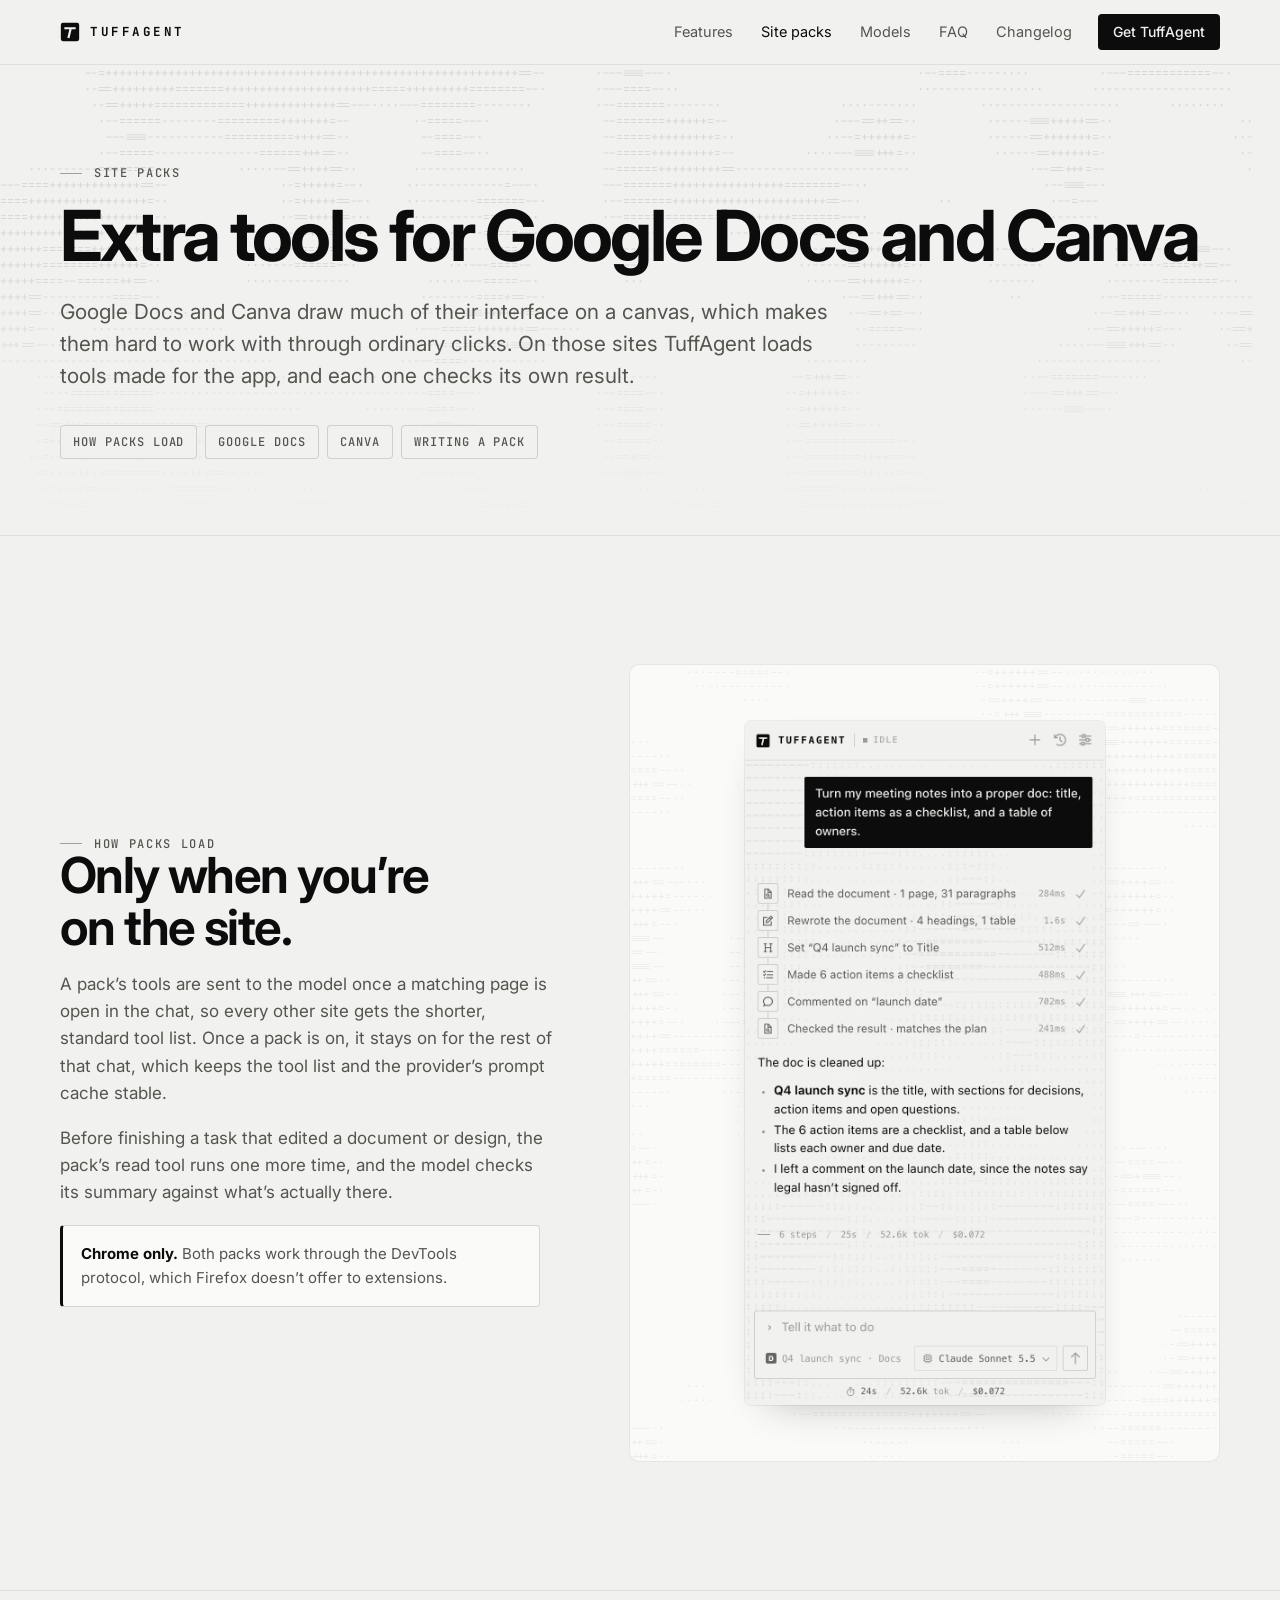
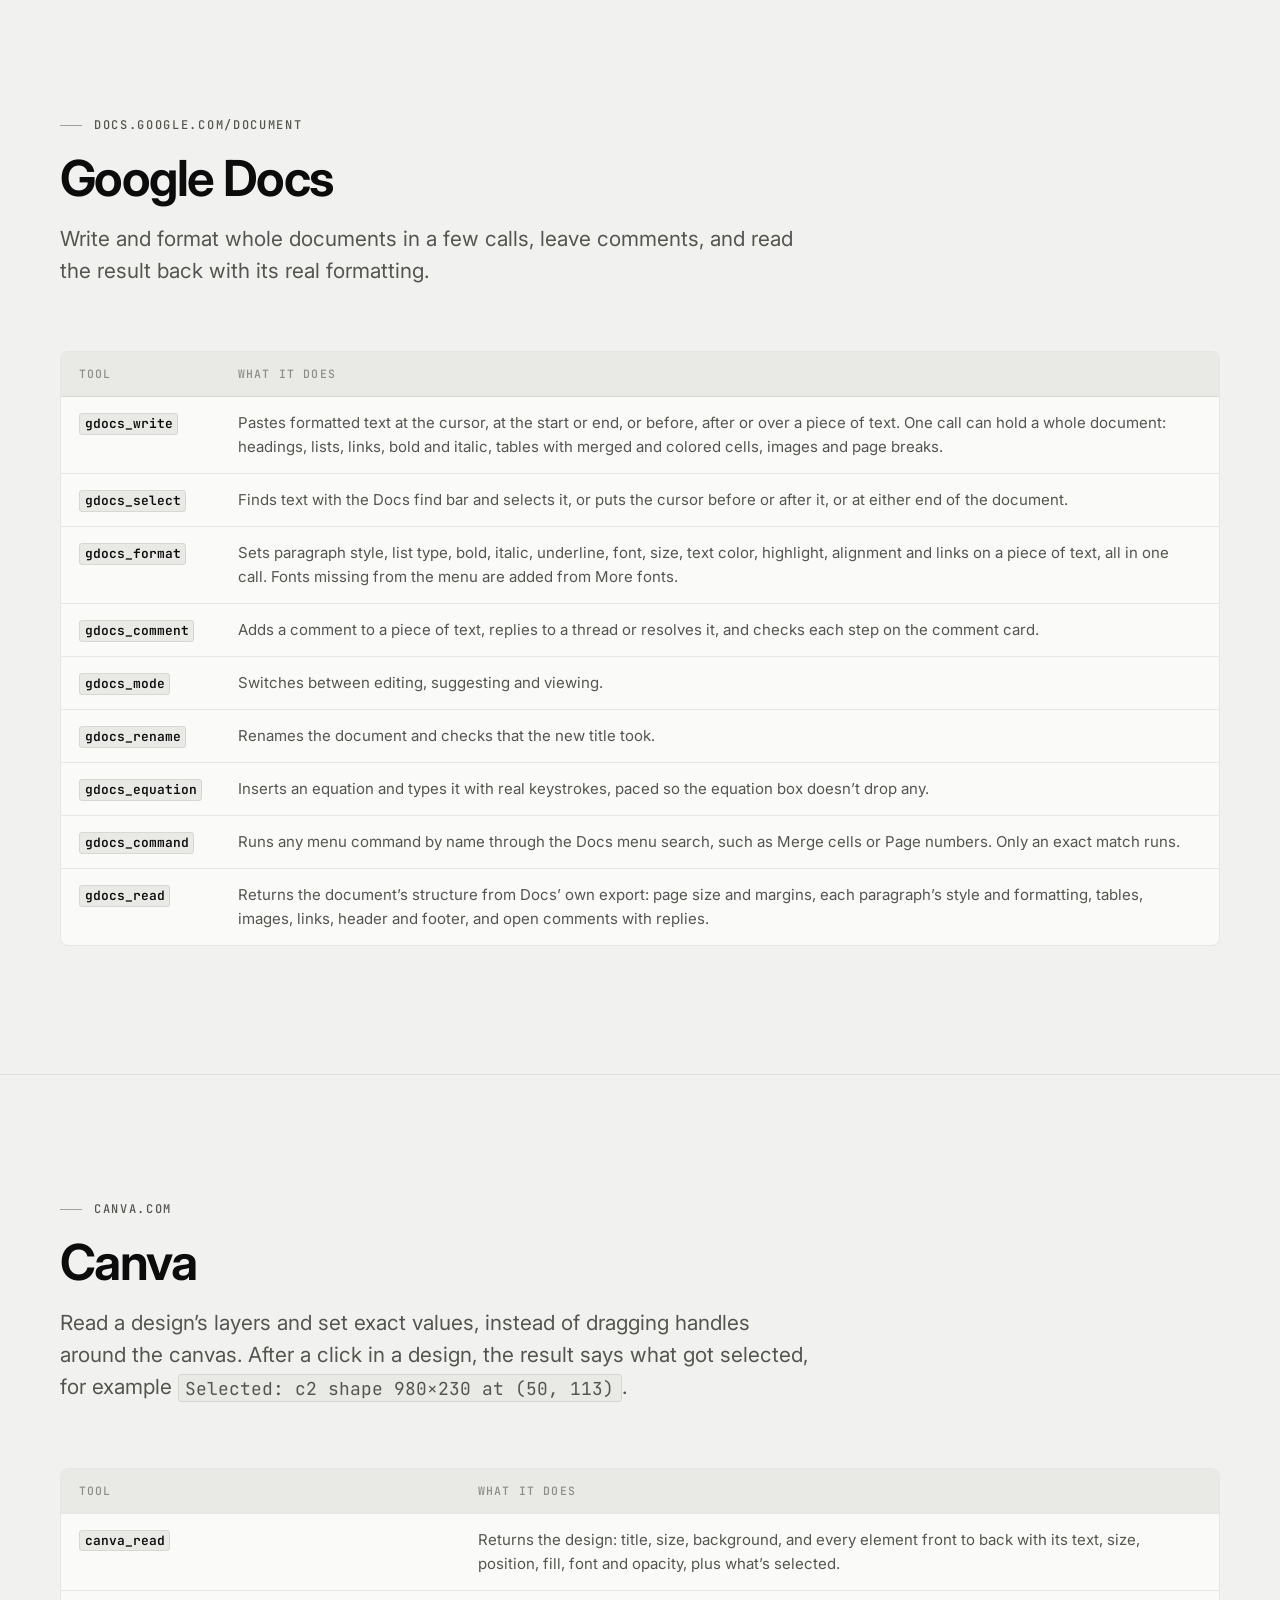
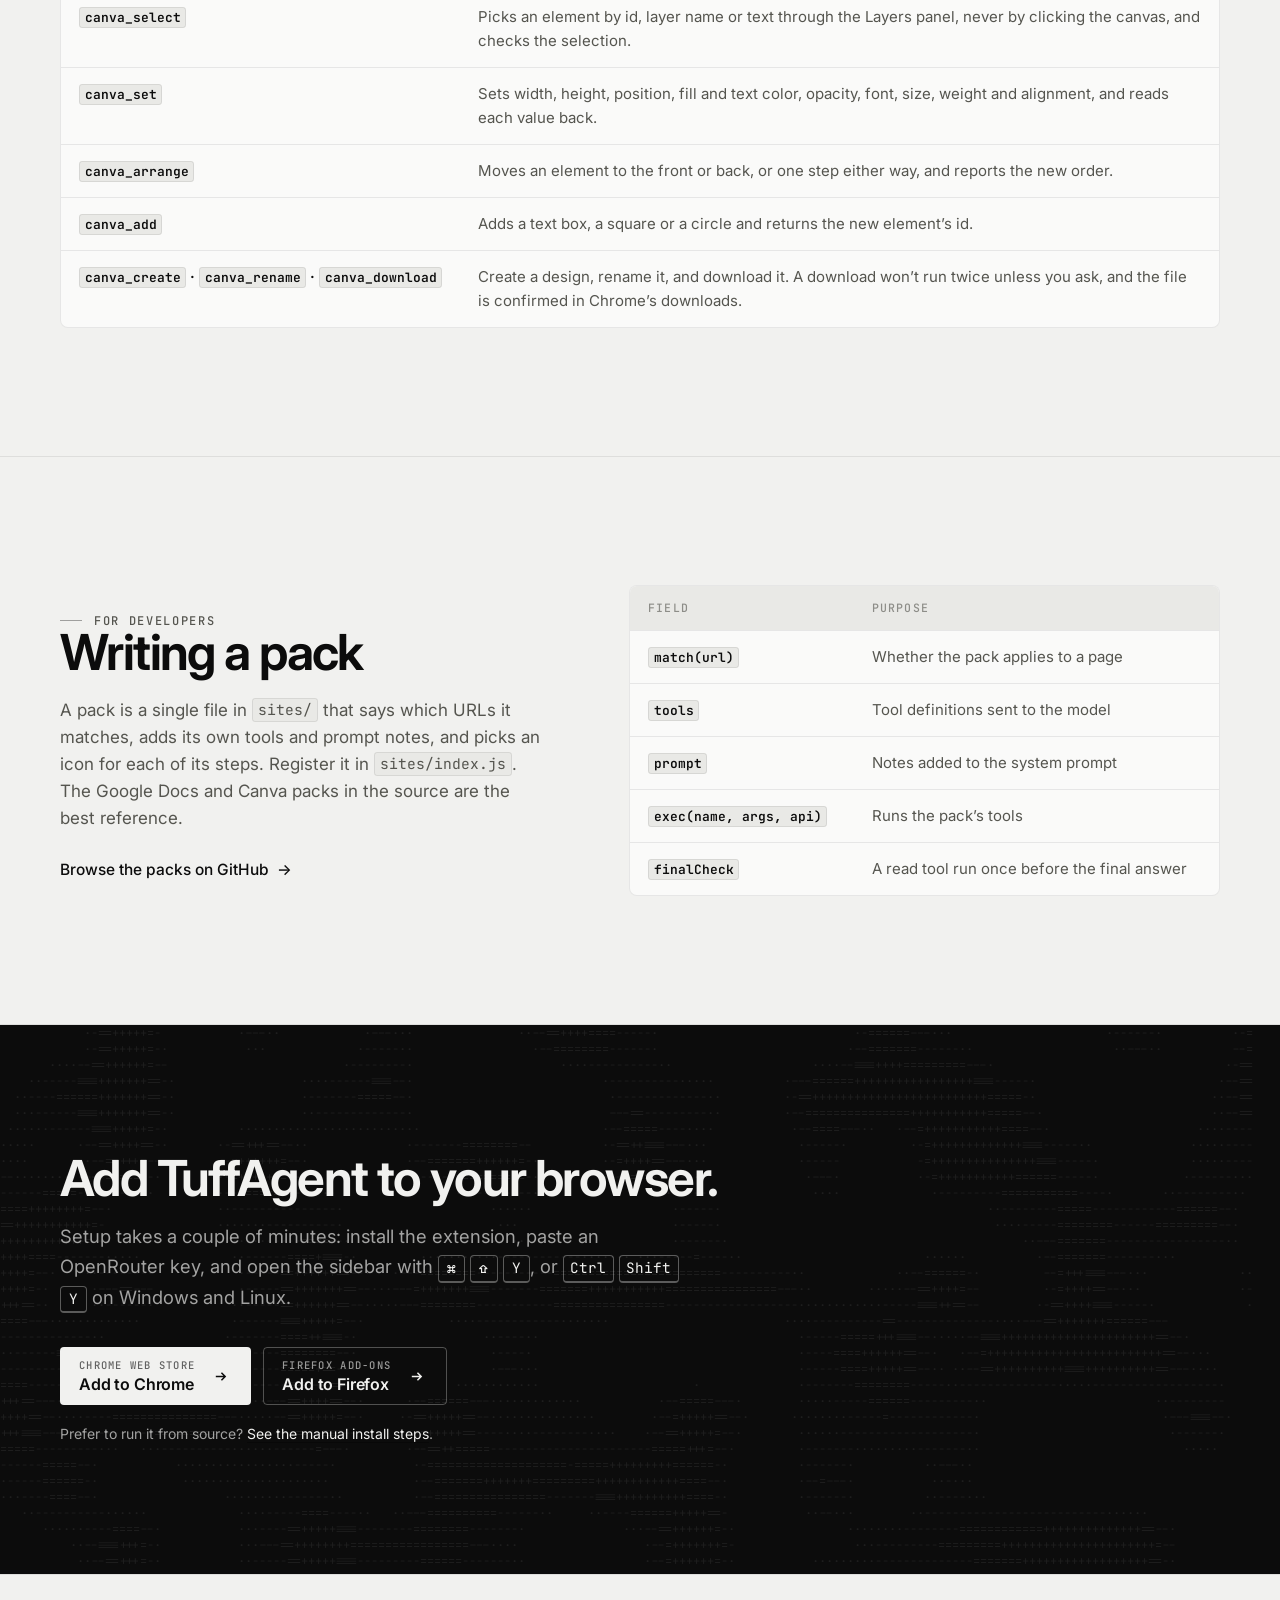
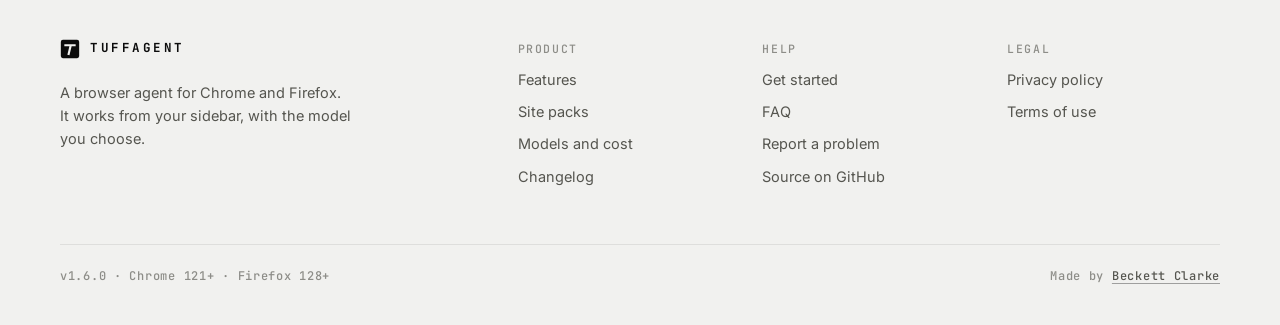
<file: site/site-packs.html>
<!doctype html>
<html lang="en">
<head>
<meta charset="utf-8">
<meta name="viewport" content="width=device-width, initial-scale=1">
<title>Site packs · TuffAgent</title>
<meta name="description" content="TuffAgent’s site packs add tools made for Google Docs and Canva: formatted writing, styles, comments and exact layer edits that check their own results.">
<meta name="color-scheme" content="light dark">
<meta name="theme-color" content="#f1f1ef" media="(prefers-color-scheme: light)">
<meta name="theme-color" content="#0a0a0a" media="(prefers-color-scheme: dark)">
<link rel="icon" href="favicon.svg" type="image/svg+xml">
<link rel="icon" href="assets/img/favicon-32.png" sizes="32x32" type="image/png">
<link rel="apple-touch-icon" href="assets/img/apple-touch-icon.png">
<meta property="og:type" content="website">
<meta property="og:site_name" content="TuffAgent">
<meta property="og:title" content="Site packs · TuffAgent">
<meta property="og:description" content="TuffAgent’s site packs add tools made for Google Docs and Canva: formatted writing, styles, comments and exact layer edits that check their own results.">
<meta property="og:image" content="assets/img/og-dark.png">
<meta property="og:image:width" content="1200">
<meta property="og:image:height" content="630">
<meta name="twitter:card" content="summary_large_image">
<link rel="preconnect" href="https://fonts.googleapis.com">
<link rel="preconnect" href="https://fonts.gstatic.com" crossorigin>
<link rel="stylesheet" href="https://fonts.googleapis.com/css2?family=Inter:opsz,wght@14..32,400..700&amp;family=JetBrains+Mono:wght@500;700&amp;display=swap">
<link rel="stylesheet" href="assets/site.css">
<script type="module" src="assets/site.js"></script>
</head>
<body>
<a class="skip" href="#main">Skip to content</a>
<header class="top">
  <div class="wrap">
    <a class="brand" href="index.html" aria-label="TuffAgent home"><svg class="mark" viewBox="0 0 24 24" aria-hidden="true"><rect x="1" y="1" width="22" height="22" rx="2.5"/><path d="M5.2 6.2h13.6v2.6H5.2zM11.635 7.199l2.53.602-2.801 11.765-2.53-.602z"/></svg><span>TuffAgent</span></a>
    <button class="menu-btn" type="button" aria-expanded="false" aria-controls="nav" aria-label="Menu"><svg viewBox="0 0 18 18" fill="none" stroke="currentColor" stroke-width="1.5" aria-hidden="true"><path d="M2 5h14M2 9h14M2 13h14"/></svg></button>
    <nav class="nav" id="nav" aria-label="Main">
        <a href="features.html">Features</a>
        <a href="site-packs.html" aria-current="page">Site packs</a>
        <a href="models.html">Models</a>
        <a href="faq.html">FAQ</a>
        <a href="changelog.html">Changelog</a>
        <a class="btn ink sm" href="install.html">Get TuffAgent</a>
    </nav>
  </div>
</header>
<main id="main">
<section class="page-head">
  <div class="field fade" data-field="41" data-lens></div>
  <div class="wrap">
    <p class="eyebrow rise">Site packs</p>
    <h1 class="rise d1">Extra tools for Google Docs and Canva</h1>
    <p class="lede rise d2">Google Docs and Canva draw much of their interface on a canvas, which makes them hard to work with through ordinary clicks. On those sites TuffAgent loads tools made for the app, and each one checks its own result.</p>
    <nav class="toc rise d3" aria-label="On this page"><a href="#how">How packs load</a><a href="#docs">Google Docs</a><a href="#canva">Canva</a><a href="#new">Writing a pack</a></nav>
  </div>
</section>

<section class="sec" id="how">
  <div class="wrap">
    <div class="split">
      <div>
        <p class="eyebrow">How packs load</p>
        <h2>Only when you’re on the site.</h2>
        <p>A pack’s tools are sent to the model once a matching page is open in the chat, so every other site gets the shorter, standard tool list. Once a pack is on, it stays on for the rest of that chat, which keeps the tool list and the provider’s prompt cache stable.</p>
        <p>Before finishing a task that edited a document or design, the pack’s read tool runs one more time, and the model checks its summary against what’s actually there.</p>
        <p class="note"><strong>Chrome only.</strong> Both packs work through the DevTools protocol, which Firefox doesn’t offer to extensions.</p>
      </div>
      <div class="stage"><div class="field" data-field="42" data-lens></div>
        <div class="panel" style="width:min(100%,360px)"><picture><source srcset="assets/img/panel-docs-dark.webp" media="(prefers-color-scheme: dark)"><img src="assets/img/panel-docs-light.webp" alt="TuffAgent working in a Google Doc: reading it, rewriting it, setting the title, making a checklist, adding a comment and checking the result." width="400" height="760" loading="lazy" decoding="async"></picture></div></div>
    </div>
  </div>
</section>

<section class="sec" id="docs">
  <div class="wrap">
    <div class="sec-head">
      <p class="eyebrow">docs.google.com/document</p>
      <h2>Google Docs</h2>
      <p class="lede">Write and format whole documents in a few calls, leave comments, and read the result back with its real formatting.</p>
    </div>
    <div class="tbl-wrap"><table><thead><tr><th>Tool</th><th>What it does</th></tr></thead><tbody><tr><td><code>gdocs_write</code></td><td>Pastes formatted text at the cursor, at the start or end, or before, after or over a piece of text. One call can hold a whole document: headings, lists, links, bold and italic, tables with merged and colored cells, images and page breaks.</td></tr><tr><td><code>gdocs_select</code></td><td>Finds text with the Docs find bar and selects it, or puts the cursor before or after it, or at either end of the document.</td></tr><tr><td><code>gdocs_format</code></td><td>Sets paragraph style, list type, bold, italic, underline, font, size, text color, highlight, alignment and links on a piece of text, all in one call. Fonts missing from the menu are added from More fonts.</td></tr><tr><td><code>gdocs_comment</code></td><td>Adds a comment to a piece of text, replies to a thread or resolves it, and checks each step on the comment card.</td></tr><tr><td><code>gdocs_mode</code></td><td>Switches between editing, suggesting and viewing.</td></tr><tr><td><code>gdocs_rename</code></td><td>Renames the document and checks that the new title took.</td></tr><tr><td><code>gdocs_equation</code></td><td>Inserts an equation and types it with real keystrokes, paced so the equation box doesn’t drop any.</td></tr><tr><td><code>gdocs_command</code></td><td>Runs any menu command by name through the Docs menu search, such as Merge cells or Page numbers. Only an exact match runs.</td></tr><tr><td><code>gdocs_read</code></td><td>Returns the document’s structure from Docs’ own export: page size and margins, each paragraph’s style and formatting, tables, images, links, header and footer, and open comments with replies.</td></tr></tbody></table></div>
  </div>
</section>

<section class="sec" id="canva">
  <div class="wrap">
    <div class="sec-head">
      <p class="eyebrow">canva.com</p>
      <h2>Canva</h2>
      <p class="lede">Read a design’s layers and set exact values, instead of dragging handles around the canvas. After a click in a design, the result says what got selected, for example <code>Selected: c2 shape 980×230 at (50, 113)</code>.</p>
    </div>
    <div class="tbl-wrap"><table><thead><tr><th>Tool</th><th>What it does</th></tr></thead><tbody><tr><td><code>canva_read</code></td><td>Returns the design: title, size, background, and every element front to back with its text, size, position, fill, font and opacity, plus what’s selected.</td></tr><tr><td><code>canva_select</code></td><td>Picks an element by id, layer name or text through the Layers panel, never by clicking the canvas, and checks the selection.</td></tr><tr><td><code>canva_set</code></td><td>Sets width, height, position, fill and text color, opacity, font, size, weight and alignment, and reads each value back.</td></tr><tr><td><code>canva_arrange</code></td><td>Moves an element to the front or back, or one step either way, and reports the new order.</td></tr><tr><td><code>canva_add</code></td><td>Adds a text box, a square or a circle and returns the new element’s id.</td></tr><tr><td><code>canva_create</code> · <code>canva_rename</code> · <code>canva_download</code></td><td>Create a design, rename it, and download it. A download won’t run twice unless you ask, and the file is confirmed in Chrome’s downloads.</td></tr></tbody></table></div>
  </div>
</section>

<section class="sec" id="new">
  <div class="wrap">
    <div class="split">
      <div>
        <p class="eyebrow">For developers</p>
        <h2>Writing a pack</h2>
        <p>A pack is a single file in <code>sites/</code> that says which URLs it matches, adds its own tools and prompt notes, and picks an icon for each of its steps. Register it in <code>sites/index.js</code>. The Google Docs and Canva packs in the source are the best reference.</p>
        <a class="more" href="https://github.com/beckettclarke/TuffAgent/tree/main/sites">Browse the packs on GitHub</a>
      </div>
      <div class="tbl-wrap"><table>
        <thead><tr><th>Field</th><th>Purpose</th></tr></thead>
        <tbody>
          <tr><td><code>match(url)</code></td><td>Whether the pack applies to a page</td></tr>
          <tr><td><code>tools</code></td><td>Tool definitions sent to the model</td></tr>
          <tr><td><code>prompt</code></td><td>Notes added to the system prompt</td></tr>
          <tr><td><code>exec(name, args, api)</code></td><td>Runs the pack’s tools</td></tr>
          <tr><td><code>finalCheck</code></td><td>A read tool run once before the final answer</td></tr>
        </tbody>
      </table></div>
    </div>
  </div>
</section>

<section class="cta">
  <div class="field" data-field="33" data-lens></div>
  <div class="wrap">
    <h2>Add TuffAgent to your browser.</h2>
    <p>Setup takes a couple of minutes: install the extension, paste an OpenRouter key, and open the sidebar with <kbd>⌘</kbd> <kbd>⇧</kbd> <kbd>Y</kbd>, or <kbd>Ctrl</kbd> <kbd>Shift</kbd> <kbd>Y</kbd> on Windows and Linux.</p>
    <div class="stores">
      <a class="btn ink store" data-store="chrome" href="https://chromewebstore.google.com/detail/tuffagent/CHROME_EXTENSION_ID"><span class="lbl"><small>Chrome Web Store</small><b>Add to Chrome</b></span><svg class="arrow" viewBox="0 0 16 16" fill="none" stroke="currentColor" stroke-width="1.6" aria-hidden="true"><path d="M3 8h10M9 4l4 4-4 4"/></svg></a>
      <a class="btn line store" data-store="firefox" href="https://addons.mozilla.org/firefox/addon/FIREFOX_ADDON_SLUG/"><span class="lbl"><small>Firefox Add-ons</small><b>Add to Firefox</b></span><svg class="arrow" viewBox="0 0 16 16" fill="none" stroke="currentColor" stroke-width="1.6" aria-hidden="true"><path d="M3 8h10M9 4l4 4-4 4"/></svg></a>
    </div>
    <p class="fine">Prefer to run it from source? <a href="install.html#source">See the manual install steps</a>.</p>
  </div>
</section>
</main>
<footer class="foot">
  <div class="wrap">
    <div class="cols">
      <div>
        <a class="brand" href="index.html"><svg class="mark" viewBox="0 0 24 24" aria-hidden="true"><rect x="1" y="1" width="22" height="22" rx="2.5"/><path d="M5.2 6.2h13.6v2.6H5.2zM11.635 7.199l2.53.602-2.801 11.765-2.53-.602z"/></svg><span>TuffAgent</span></a>
        <p>A browser agent for Chrome and Firefox. It works from your sidebar, with the model you choose.</p>
      </div>
      <div>
        <h4>Product</h4>
        <ul><li><a href="features.html">Features</a></li><li><a href="site-packs.html">Site packs</a></li><li><a href="models.html">Models and cost</a></li><li><a href="changelog.html">Changelog</a></li></ul>
      </div>
      <div>
        <h4>Help</h4>
        <ul><li><a href="install.html">Get started</a></li><li><a href="faq.html">FAQ</a></li><li><a href="https://github.com/beckettclarke/TuffAgent/issues">Report a problem</a></li><li><a href="https://github.com/beckettclarke/TuffAgent">Source on GitHub</a></li></ul>
      </div>
      <div>
        <h4>Legal</h4>
        <ul><li><a href="privacy.html">Privacy policy</a></li><li><a href="terms.html">Terms of use</a></li></ul>
      </div>
    </div>
    <div class="base"><span>v1.6.0 · Chrome 121+ · Firefox 128+</span><span>Made by <a href="https://beckettclarke.ca">Beckett Clarke</a></span></div>
  </div>
</footer>
</body>
</html>
</file>
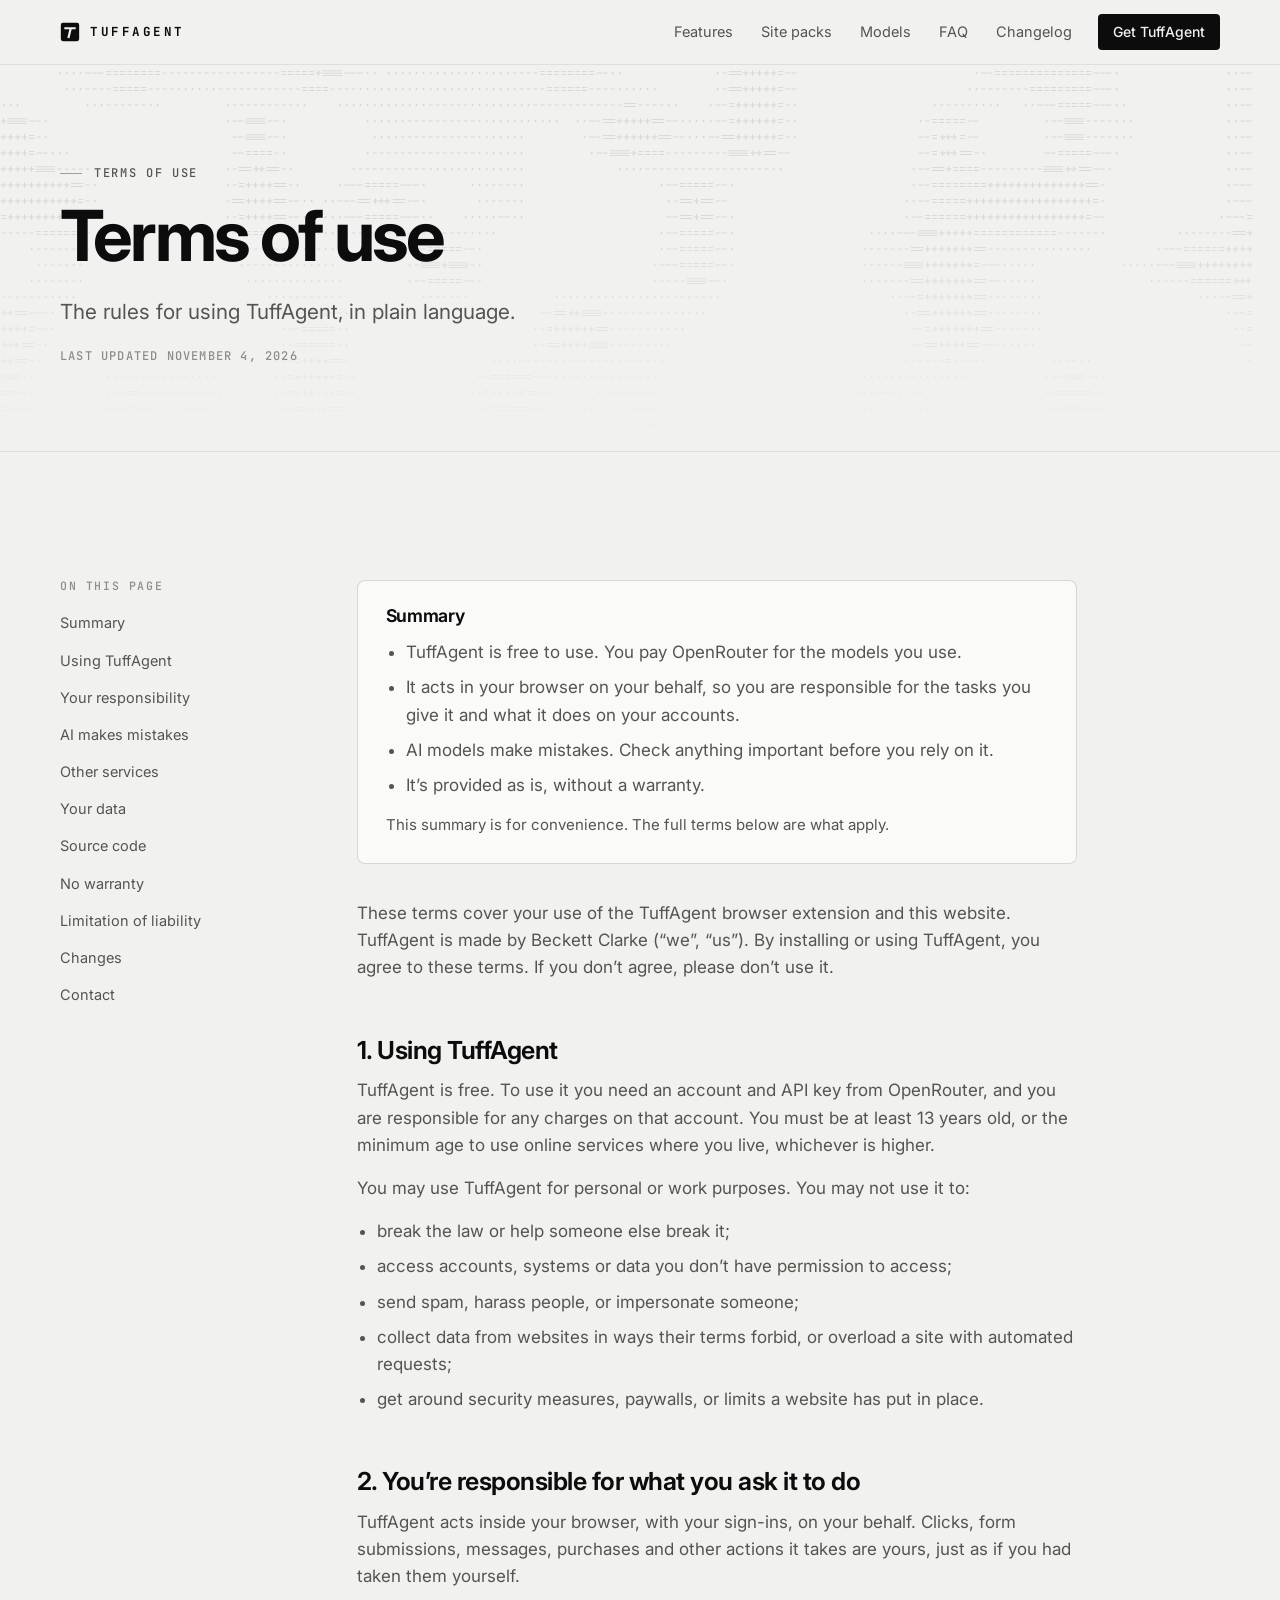
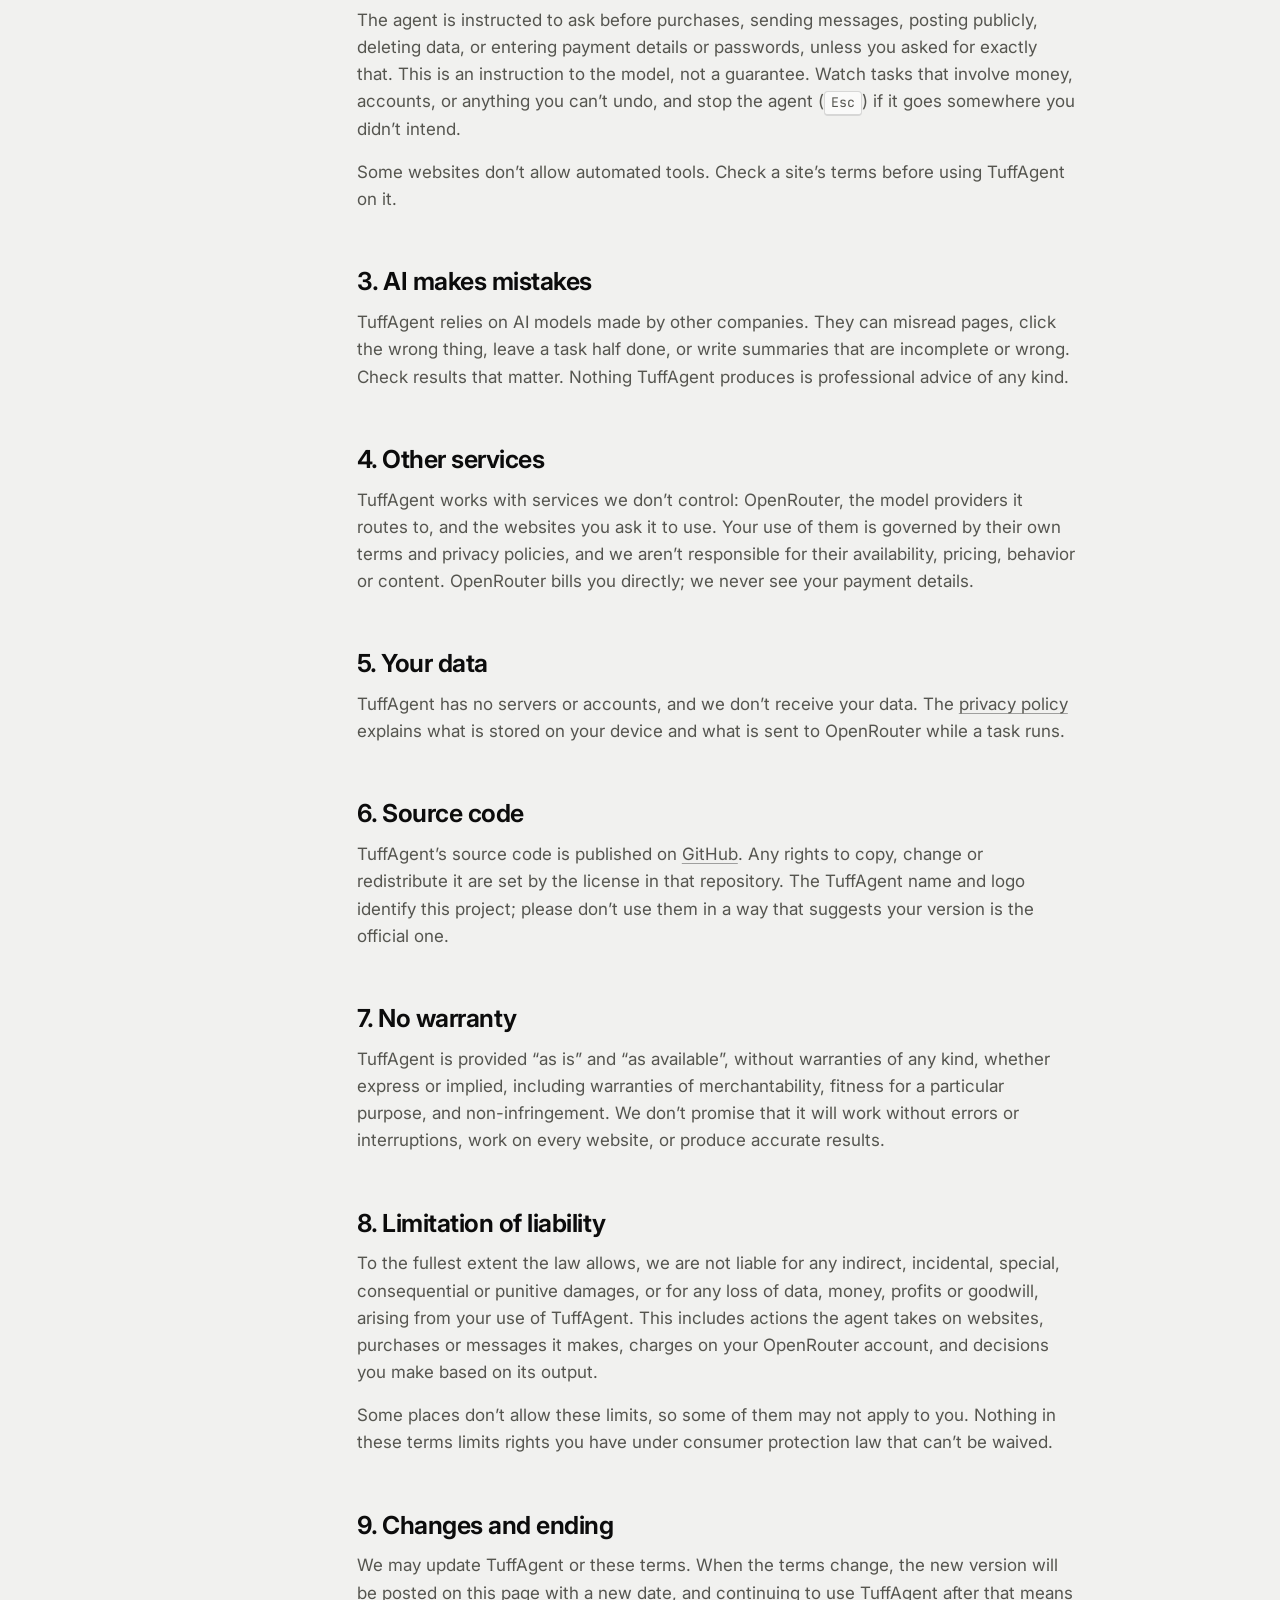
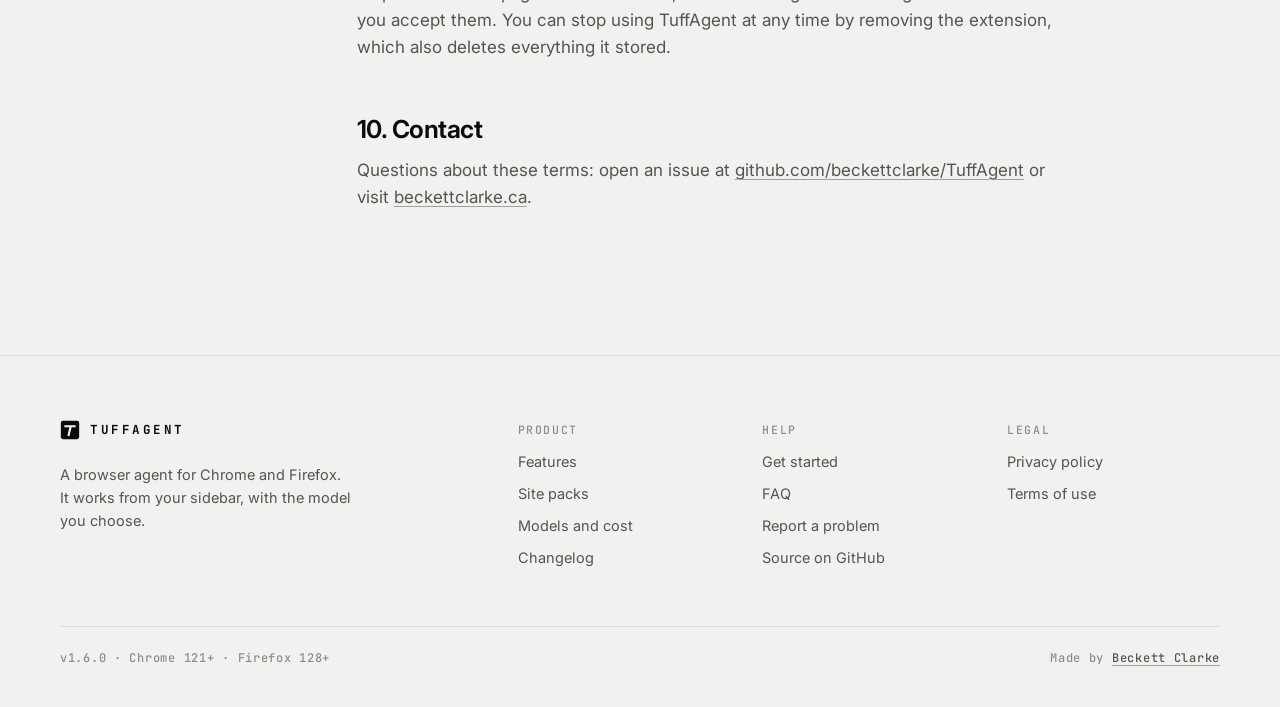
<file: site/terms.html>
<!doctype html>
<html lang="en">
<head>
<meta charset="utf-8">
<meta name="viewport" content="width=device-width, initial-scale=1">
<title>Terms of use · TuffAgent</title>
<meta name="description" content="The terms for using TuffAgent: acceptable use, your responsibility for the tasks you give it, third-party services, and the lack of warranty.">
<meta name="color-scheme" content="light dark">
<meta name="theme-color" content="#f1f1ef" media="(prefers-color-scheme: light)">
<meta name="theme-color" content="#0a0a0a" media="(prefers-color-scheme: dark)">
<link rel="icon" href="favicon.svg" type="image/svg+xml">
<link rel="icon" href="assets/img/favicon-32.png" sizes="32x32" type="image/png">
<link rel="apple-touch-icon" href="assets/img/apple-touch-icon.png">
<meta property="og:type" content="website">
<meta property="og:site_name" content="TuffAgent">
<meta property="og:title" content="Terms of use · TuffAgent">
<meta property="og:description" content="The terms for using TuffAgent: acceptable use, your responsibility for the tasks you give it, third-party services, and the lack of warranty.">
<meta property="og:image" content="assets/img/og-dark.png">
<meta property="og:image:width" content="1200">
<meta property="og:image:height" content="630">
<meta name="twitter:card" content="summary_large_image">
<link rel="preconnect" href="https://fonts.googleapis.com">
<link rel="preconnect" href="https://fonts.gstatic.com" crossorigin>
<link rel="stylesheet" href="https://fonts.googleapis.com/css2?family=Inter:opsz,wght@14..32,400..700&amp;family=JetBrains+Mono:wght@500;700&amp;display=swap">
<link rel="stylesheet" href="assets/site.css">
<script type="module" src="assets/site.js"></script>
</head>
<body>
<a class="skip" href="#main">Skip to content</a>
<header class="top">
  <div class="wrap">
    <a class="brand" href="index.html" aria-label="TuffAgent home"><svg class="mark" viewBox="0 0 24 24" aria-hidden="true"><rect x="1" y="1" width="22" height="22" rx="2.5"/><path d="M5.2 6.2h13.6v2.6H5.2zM11.635 7.199l2.53.602-2.801 11.765-2.53-.602z"/></svg><span>TuffAgent</span></a>
    <button class="menu-btn" type="button" aria-expanded="false" aria-controls="nav" aria-label="Menu"><svg viewBox="0 0 18 18" fill="none" stroke="currentColor" stroke-width="1.5" aria-hidden="true"><path d="M2 5h14M2 9h14M2 13h14"/></svg></button>
    <nav class="nav" id="nav" aria-label="Main">
        <a href="features.html">Features</a>
        <a href="site-packs.html">Site packs</a>
        <a href="models.html">Models</a>
        <a href="faq.html">FAQ</a>
        <a href="changelog.html">Changelog</a>
        <a class="btn ink sm" href="install.html">Get TuffAgent</a>
    </nav>
  </div>
</header>
<main id="main">
<section class="page-head">
  <div class="field fade" data-field="95" data-lens></div>
  <div class="wrap">
    <p class="eyebrow rise">Terms of use</p>
    <h1 class="rise d1">Terms of use</h1>
    <p class="lede rise d2">The rules for using TuffAgent, in plain language.</p>
    <p class="updated rise d3">Last updated November 4, 2026</p>
  </div>
</section>

<section class="sec">
  <div class="wrap with-aside">
    <nav class="aside" aria-label="Sections"><span class="k">On this page</span><a href="#summary">Summary</a><a href="#using">Using TuffAgent</a><a href="#responsibility">Your responsibility</a><a href="#accuracy">AI makes mistakes</a><a href="#third-party">Other services</a><a href="#data">Your data</a><a href="#source">Source code</a><a href="#warranty">No warranty</a><a href="#liability">Limitation of liability</a><a href="#changes">Changes</a><a href="#contact">Contact</a></nav>
    <div class="prose">
      <div class="summary" id="summary">
        <h2>Summary</h2>
        <ul>
          <li>TuffAgent is free to use. You pay OpenRouter for the models you use.</li>
          <li>It acts in your browser on your behalf, so you are responsible for the tasks you give it and what it does on your accounts.</li>
          <li>AI models make mistakes. Check anything important before you rely on it.</li>
          <li>It’s provided as is, without a warranty.</li>
        </ul>
        <p style="margin:14px 0 0;font-size:15px">This summary is for convenience. The full terms below are what apply.</p>
      </div>

      <p>These terms cover your use of the TuffAgent browser extension and this website. TuffAgent is made by Beckett Clarke (“we”, “us”). By installing or using TuffAgent, you agree to these terms. If you don’t agree, please don’t use it.</p>

      <h2 id="using">1. Using TuffAgent</h2>
      <p>TuffAgent is free. To use it you need an account and API key from OpenRouter, and you are responsible for any charges on that account. You must be at least 13 years old, or the minimum age to use online services where you live, whichever is higher.</p>
      <p>You may use TuffAgent for personal or work purposes. You may not use it to:</p>
      <ul>
        <li>break the law or help someone else break it;</li>
        <li>access accounts, systems or data you don’t have permission to access;</li>
        <li>send spam, harass people, or impersonate someone;</li>
        <li>collect data from websites in ways their terms forbid, or overload a site with automated requests;</li>
        <li>get around security measures, paywalls, or limits a website has put in place.</li>
      </ul>

      <h2 id="responsibility">2. You’re responsible for what you ask it to do</h2>
      <p>TuffAgent acts inside your browser, with your sign-ins, on your behalf. Clicks, form submissions, messages, purchases and other actions it takes are yours, just as if you had taken them yourself.</p>
      <p>The agent is instructed to ask before purchases, sending messages, posting publicly, deleting data, or entering payment details or passwords, unless you asked for exactly that. This is an instruction to the model, not a guarantee. Watch tasks that involve money, accounts, or anything you can’t undo, and stop the agent (<kbd>Esc</kbd>) if it goes somewhere you didn’t intend.</p>
      <p>Some websites don’t allow automated tools. Check a site’s terms before using TuffAgent on it.</p>

      <h2 id="accuracy">3. AI makes mistakes</h2>
      <p>TuffAgent relies on AI models made by other companies. They can misread pages, click the wrong thing, leave a task half done, or write summaries that are incomplete or wrong. Check results that matter. Nothing TuffAgent produces is professional advice of any kind.</p>

      <h2 id="third-party">4. Other services</h2>
      <p>TuffAgent works with services we don’t control: OpenRouter, the model providers it routes to, and the websites you ask it to use. Your use of them is governed by their own terms and privacy policies, and we aren’t responsible for their availability, pricing, behavior or content. OpenRouter bills you directly; we never see your payment details.</p>

      <h2 id="data">5. Your data</h2>
      <p>TuffAgent has no servers or accounts, and we don’t receive your data. The <a href="privacy.html">privacy policy</a> explains what is stored on your device and what is sent to OpenRouter while a task runs.</p>

      <h2 id="source">6. Source code</h2>
      <p>TuffAgent’s source code is published on <a href="https://github.com/beckettclarke/TuffAgent">GitHub</a>. Any rights to copy, change or redistribute it are set by the license in that repository. The TuffAgent name and logo identify this project; please don’t use them in a way that suggests your version is the official one.</p>

      <h2 id="warranty">7. No warranty</h2>
      <p>TuffAgent is provided “as is” and “as available”, without warranties of any kind, whether express or implied, including warranties of merchantability, fitness for a particular purpose, and non-infringement. We don’t promise that it will work without errors or interruptions, work on every website, or produce accurate results.</p>

      <h2 id="liability">8. Limitation of liability</h2>
      <p>To the fullest extent the law allows, we are not liable for any indirect, incidental, special, consequential or punitive damages, or for any loss of data, money, profits or goodwill, arising from your use of TuffAgent. This includes actions the agent takes on websites, purchases or messages it makes, charges on your OpenRouter account, and decisions you make based on its output.</p>
      <p>Some places don’t allow these limits, so some of them may not apply to you. Nothing in these terms limits rights you have under consumer protection law that can’t be waived.</p>

      <h2 id="changes">9. Changes and ending</h2>
      <p>We may update TuffAgent or these terms. When the terms change, the new version will be posted on this page with a new date, and continuing to use TuffAgent after that means you accept them. You can stop using TuffAgent at any time by removing the extension, which also deletes everything it stored.</p>

      <h2 id="contact">10. Contact</h2>
      <p>Questions about these terms: open an issue at <a href="https://github.com/beckettclarke/TuffAgent/issues">github.com/beckettclarke/TuffAgent</a> or visit <a href="https://beckettclarke.ca">beckettclarke.ca</a>.</p>
    </div>
  </div>
</section>
</main>
<footer class="foot">
  <div class="wrap">
    <div class="cols">
      <div>
        <a class="brand" href="index.html"><svg class="mark" viewBox="0 0 24 24" aria-hidden="true"><rect x="1" y="1" width="22" height="22" rx="2.5"/><path d="M5.2 6.2h13.6v2.6H5.2zM11.635 7.199l2.53.602-2.801 11.765-2.53-.602z"/></svg><span>TuffAgent</span></a>
        <p>A browser agent for Chrome and Firefox. It works from your sidebar, with the model you choose.</p>
      </div>
      <div>
        <h4>Product</h4>
        <ul><li><a href="features.html">Features</a></li><li><a href="site-packs.html">Site packs</a></li><li><a href="models.html">Models and cost</a></li><li><a href="changelog.html">Changelog</a></li></ul>
      </div>
      <div>
        <h4>Help</h4>
        <ul><li><a href="install.html">Get started</a></li><li><a href="faq.html">FAQ</a></li><li><a href="https://github.com/beckettclarke/TuffAgent/issues">Report a problem</a></li><li><a href="https://github.com/beckettclarke/TuffAgent">Source on GitHub</a></li></ul>
      </div>
      <div>
        <h4>Legal</h4>
        <ul><li><a href="privacy.html">Privacy policy</a></li><li><a href="terms.html">Terms of use</a></li></ul>
      </div>
    </div>
    <div class="base"><span>v1.6.0 · Chrome 121+ · Firefox 128+</span><span>Made by <a href="https://beckettclarke.ca">Beckett Clarke</a></span></div>
  </div>
</footer>
</body>
</html>
</file>
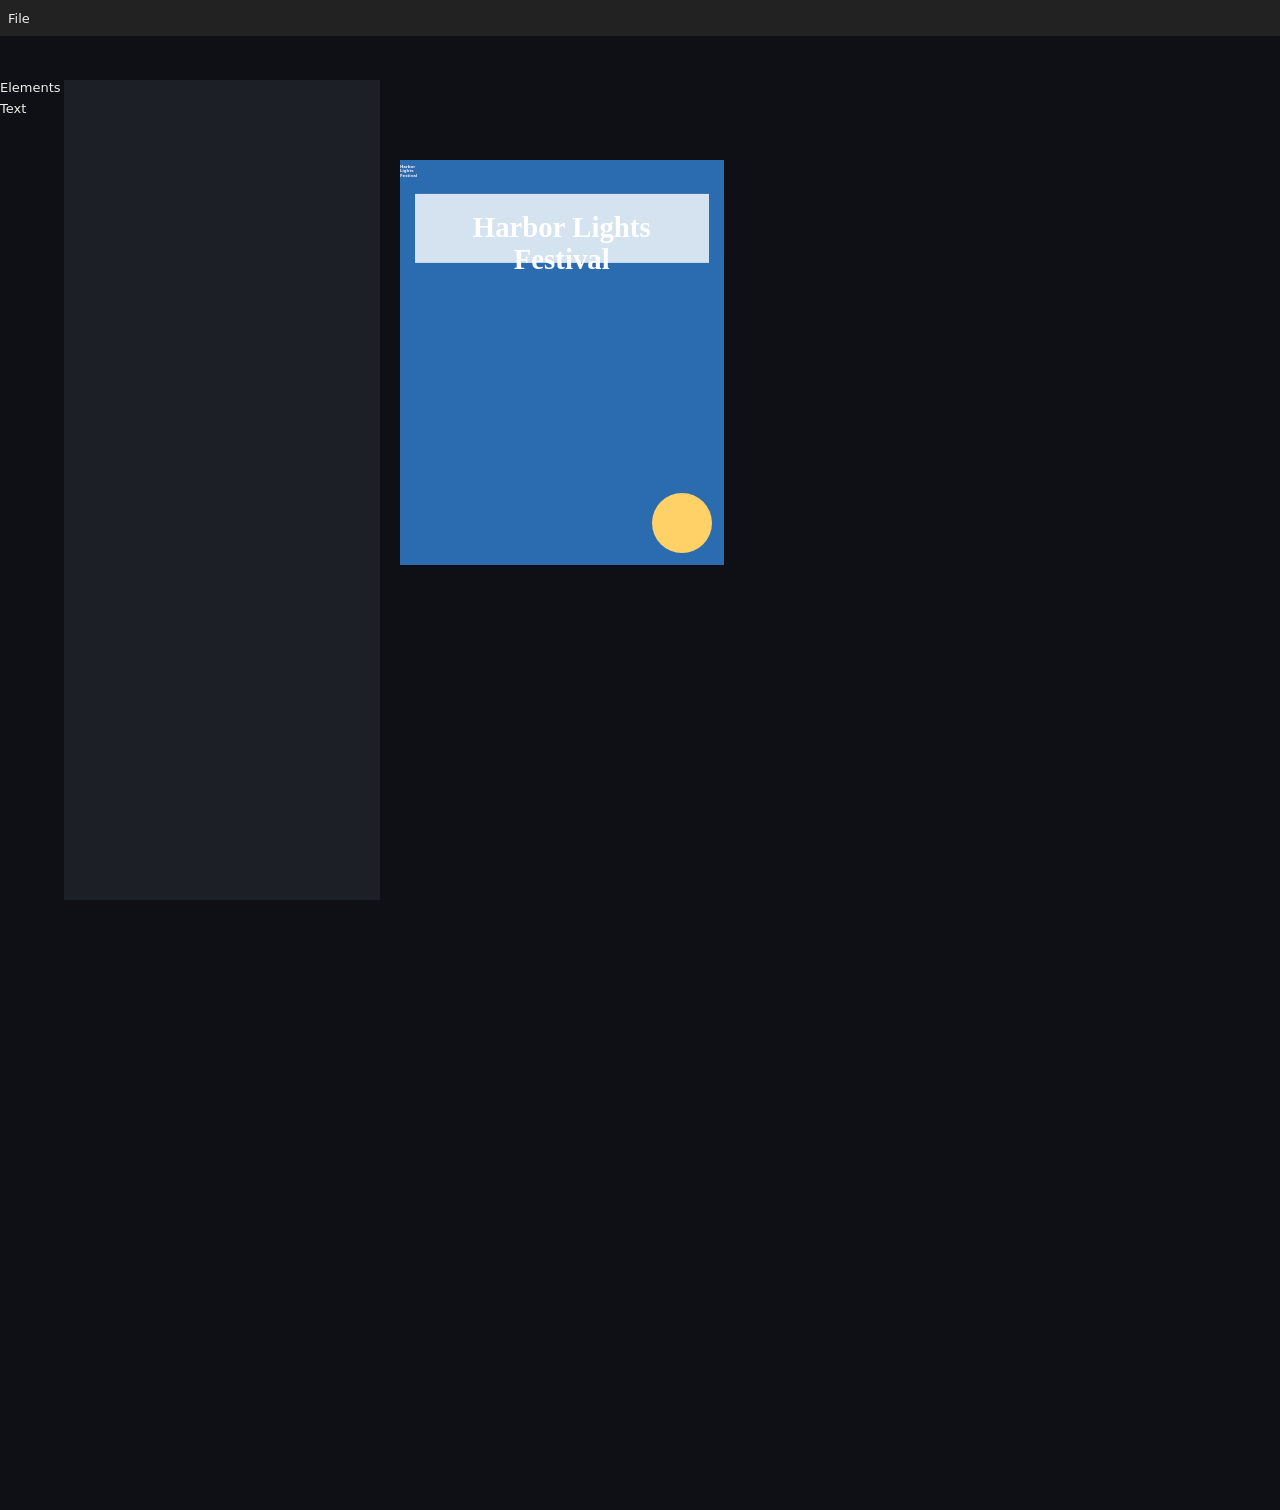
<file: test/canva.html>
<!doctype html>
<html lang="en">
<head>
<meta charset="utf-8">
<title>Harbor Lights Festival - 1080 × 1350px</title>
<style>
  body { font: 13px system-ui, sans-serif; margin: 0; background: #0f1015; color: #eee; }
  button, [role=button], [role=tab], [role=menuitem] { cursor: pointer; }
  #menubar { position: fixed; top: 0; left: 0; right: 0; height: 36px; background: #222; display: flex; gap: 8px; align-items: center; padding: 0 8px; z-index: 5; }
  #filemenu { position: fixed; top: 36px; left: 700px; background: #333; padding: 8px; display: flex; flex-direction: column; gap: 6px; z-index: 6; }
  #filemenu[hidden] { display: none; }
  #toolbar { position: fixed; top: 40px; left: 380px; right: 0; display: flex; flex-wrap: wrap; gap: 4px; align-items: center; z-index: 4; }
  #tabs { position: fixed; top: 80px; left: 0; width: 60px; display: flex; flex-direction: column; gap: 6px; }
  #side { position: fixed; top: 80px; left: 64px; width: 300px; bottom: 0; overflow: auto; background: #1d1f26; padding: 8px; }
  #side input { width: 120px; }
  #pagewrap { position: absolute; left: 400px; top: 160px; }
  #page { position: relative; }
  .el { position: absolute; }
  .handle { position: fixed; width: 14px; height: 14px; margin: -7px 0 0 -7px; background: #fff; border: 1px solid #7b2ff7; padding: 0; z-index: 3; }
  .row { display: flex; gap: 4px; align-items: center; margin: 3px 0; }
</style>
</head>
<body>
<div id="menubar"><div role="menuitem" aria-label="File" id="fileBtn" tabindex="0">File</div></div>
<div id="filemenu" role="menu" hidden></div>
<div id="toolbar"></div>
<div id="tabs" role="tablist">
  <div role="tab" aria-label="Elements" id="tabElements">Elements</div>
  <div role="tab" aria-label="Text" id="tabText">Text</div>
</div>
<aside id="side"></aside>
<div id="pagewrap">
  <div id="page" style="width: 1080px; height: 1350px; transform: scale(0.3); transform-origin: 0 0;">
    <div id="bg" style="position:absolute;inset:0"></div>
    <div id="els" style="position:absolute;inset:0"></div>
    <div id="accessibility_dom-0" style="position:absolute;left:0;top:0;width:0;height:0;pointer-events:none"><p><strong>Harbor Lights Festival</strong></p></div>
  </div>
</div>
<div id="handles"></div>

<script>
// A small stand-in for Canva's editor, built from the control names and DOM
// shapes seen in a real run: a scaled page container, elements as absolutely
// positioned boxes, a hidden screen-reader copy, resize handles, Position ›
// Arrange/Layers, color search, transparency, font picker, File menu.
const S = {
  bg: '#2b6cb0', title: 'Harbor Lights Festival', selected: null, panel: null, tab: 'Arrange', ratio: false, colorFor: null, transp: false, editing: null, n: 0,
  els: [
    { id: 'r', kind: 'rect', x: 50, y: 113, w: 980, h: 230, fill: '#ffffff', opacity: 0.8 },
    { id: 't', kind: 'text', x: 116, y: 172, w: 846, h: 112, text: 'Harbor Lights Festival', font: 'Roboto Condensed', size: 72, bold: true, color: '#ffffff', align: 'center', opacity: 1 },
    { id: 'c', kind: 'circle', x: 840, y: 1110, w: 200, h: 200, fill: '#ffd166', opacity: 1 },
  ],
};
const NAMES = { '#ffffff': 'White', '#2b6cb0': 'Blue', '#ffd166': 'Pastel orange', '#000000': 'Black', '#c8d1d9': 'Light azure' };
const colorName = (h) => NAMES[h] || 'Custom ' + h;
const FONTS = ['Canva Sans', 'Roboto', 'Roboto Condensed', 'Roboto Mono', 'Open Sans', 'Montserrat'];
const $ = (s) => document.querySelector(s);
const sel = () => S.els.find((e) => e.id === S.selected);
const h = (tag, attrs = {}, kids = []) => {
  const e = document.createElement(tag);
  for (const [k, v] of Object.entries(attrs)) {
    if (k.startsWith('on')) e.addEventListener(k.slice(2), v);
    else if (k === 'text') e.textContent = v;
    else if (v === true) e.setAttribute(k, '');
    else if (v !== false && v != null) e.setAttribute(k, v);
  }
  for (const c of kids) e.appendChild(c);
  return e;
};
// A size field: shows "N px", drops the unit while focused (a tick later, like React), commits on Enter.
const pxField = (label, value, set, disabled) => {
  const i = h('input', { 'aria-label': label, value: value == null ? '--' : `${+value.toFixed(1)} px`, disabled: !!disabled });
  i.addEventListener('focus', () => setTimeout(() => { i.value = i.value.replace(/\s*px$/, ''); }, 0));
  i.addEventListener('keydown', (e) => { if (e.key === 'Enter') { const v = parseFloat(i.value); if (!isNaN(v)) set(v); render(); } });
  return i;
};
const enterField = (attrs, onEnter, onInput) => {
  const i = h('input', attrs);
  i.addEventListener('keydown', (e) => { if (e.key === 'Enter') onEnter(i.value); });
  if (onInput) i.addEventListener('input', () => onInput(i.value));
  return i;
};
const btn = (label, onclick, extra = {}) => h('button', { 'aria-label': label, text: extra.text ?? label, onclick, ...extra });

function select(id) { S.selected = id; S.transp = false; if (S.editing && S.editing !== id) stopEditing(); render(); }
function stopEditing() {
  const e = S.els.find((x) => x.id === S.editing);
  const p = document.querySelector(`[data-id="${S.editing}"] p`);
  if (e && p) e.text = p.innerText.trim();
  S.editing = null;
}

function renderPage() {
  $('#bg').style.background = S.bg;
  const box = $('#els');
  for (const e of S.els) {
    let w = box.querySelector(`[data-id="${e.id}"]`);
    if (S.editing === e.id && w) continue;
    const fresh = !w;
    if (fresh) w = h('div', { class: 'el', 'data-id': e.id });
    Object.assign(w.style, { left: e.x + 'px', top: e.y + 'px', width: e.w + 'px', height: e.h + 'px' });
    w.replaceChildren();
    if (e.kind === 'text') {
      const span = h('span', { text: e.text });
      Object.assign(span.style, { color: e.color, fontWeight: e.bold ? 700 : 400, fontFamily: 'Hash_' + e.font.replace(/\s/g, '') });
      const p = h('p', {}, [span]);
      Object.assign(p.style, { margin: 0, fontSize: e.size / 0.75 + 'px', textAlign: e.align, lineHeight: 1.1 });
      const c = h('div', {}, [p]);
      Object.assign(c.style, { width: '100%', height: '100%', opacity: e.opacity });
      w.appendChild(c);
    } else {
      const inner = h('div');
      Object.assign(inner.style, { width: '100%', height: '100%', background: e.fill, opacity: e.opacity, borderRadius: e.kind === 'circle' ? '50%' : '0' });
      w.appendChild(inner);
    }
    w.onclick = () => select(e.id);
    box.appendChild(w); // DOM order = stacking order, back to front
  }
  for (const w of [...box.children]) if (!S.els.some((e) => e.id === w.dataset.id)) w.remove();
}

function renderHandles() {
  const hs = $('#handles');
  hs.replaceChildren();
  const e = sel();
  if (!e || S.editing) return;
  const r = $('#page').getBoundingClientRect(), k = 0.3;
  const L = r.left + e.x * k, T = r.top + e.y * k, R = L + e.w * k, B = T + e.h * k, cx = (L + R) / 2, cy = (T + B) / 2;
  for (const [name, x, y] of [['top edge', cx, T], ['left edge', L, cy], ['right edge', R, cy], ['bottom edge', cx, B],
    ['top left corner', L, T], ['top right corner', R, T], ['bottom left corner', L, B], ['bottom right corner', R, B]]) {
    const b = h('button', { class: 'handle', 'aria-label': 'Resize selection from ' + name });
    b.style.left = x + 'px'; b.style.top = y + 'px';
    hs.appendChild(b);
  }
}

// Re-render a panel without losing the focused field (Canva keeps its inputs).
function keepFocus(box, build) {
  const a = document.activeElement;
  const label = box.contains(a) && a.tagName === 'INPUT' ? a.getAttribute('aria-label') : null;
  build();
  if (label) [...box.querySelectorAll('input')].find((i) => i.getAttribute('aria-label') === label)?.focus();
}

function renderToolbar() {
  const tb = $('#toolbar');
  tb.replaceChildren();
  const e = sel();
  const posBtn = () => btn(S.panel === 'position' ? 'Position panel open' : 'Position', () => { S.panel = S.panel === 'position' ? null : 'position'; render(); }, { text: 'Position' });
  if (S.selected === 'page') {
    tb.append(btn('Current color ' + colorName(S.bg), () => openColor('fill')), posBtn());
  } else if (e) {
    if (e.kind === 'text') {
      tb.append(
        btn('Toggle font selector, current font: ' + e.font, () => { S.panel = 'font'; render(); }),
        enterField({ role: 'combobox', 'aria-label': 'Font size', value: String(e.size), 'aria-expanded': 'false' }, (v) => { e.size = +v; render(); }),
        btn('Current text color ' + colorName(e.color), () => openColor('text')),
        btn('Bold', () => { e.bold = !e.bold; render(); }, { 'aria-pressed': String(e.bold) }),
        btn('Toggle text alignment, current alignment: ' + e.align[0].toUpperCase() + e.align.slice(1), () => {
          const order = ['left', 'center', 'right', 'justify'];
          e.align = order[(order.indexOf(e.align) + 1) % 4]; render();
        }),
      );
    } else tb.append(btn('Current color ' + colorName(e.fill), () => openColor('fill')));
    tb.append(btn('Transparency', () => { S.transp = !S.transp; render(); }, { 'aria-expanded': String(S.transp) }));
    if (S.transp) tb.append(enterField({ role: 'spinbutton', 'aria-label': 'Transparency', value: String(Math.round(e.opacity * 100)) }, (v) => { e.opacity = +v / 100; render(); }));
    tb.append(posBtn(), btn('Lock position and appearance', () => { e.locked = true; }), btn('Delete', () => { S.els = S.els.filter((x) => x !== e); S.selected = null; render(); }));
  }
}
function openColor(which) { S.panel = 'color'; S.colorFor = which; S.results = null; render(); }

function renderSide() {
  const side = $('#side');
  side.replaceChildren();
  const e = sel();
  if (S.panel === 'position') {
    const t = (name) => h('div', { role: 'tab', 'aria-label': `${name} ${name}`, 'aria-selected': String(S.tab === name), 'aria-controls': 'pp-' + name, text: name, onclick: () => { S.tab = name; render(); } });
    side.append(btn('Close', () => { S.panel = null; render(); }), h('div', { role: 'tablist' }, [t('Arrange'), t('Layers')]));
    if (S.tab === 'Arrange') {
      const i = S.els.indexOf(e), none = !e;
      const move = (to) => { S.els.splice(i, 1); S.els.splice(to, 0, e); render(); };
      const ratio = btn('Ratio', () => { S.ratio = !S.ratio; render(); }, { 'aria-pressed': String(S.ratio), disabled: none });
      const setW = (v) => { if (S.ratio) e.h *= v / e.w; e.w = v; };
      const setH = (v) => { if (S.ratio) e.w *= v / e.h; e.h = v; };
      side.append(h('div', { role: 'tabpanel', id: 'pp-Arrange' }, [
        h('div', { class: 'row' }, [
          btn('Forward', () => move(i + 1), { disabled: none || i === S.els.length - 1 }), btn('Backward', () => move(i - 1), { disabled: none || i === 0 }),
          btn('To front', () => move(S.els.length - 1), { disabled: none || i === S.els.length - 1 }), btn('To back', () => move(0), { disabled: none || i === 0 }),
        ]),
        h('div', { class: 'row' }, [pxField('Width', e?.w, setW, none), pxField('Height', e?.h, setH, none || e.kind === 'text'), ratio]),
        h('div', { class: 'row' }, [pxField('X', e?.x, (v) => { e.x = v; }, none), pxField('Y', e?.y, (v) => { e.y = v; }, none)]),
      ]));
    } else {
      const rows = [...S.els].reverse().map((x) => h('div', { class: 'row' }, [
        h('span', { role: 'none', text: x.kind === 'text' ? x.text : '' }),
        btn(x.kind === 'text' ? x.text : 'Shape', () => select(x.id)),
      ]));
      side.append(h('div', { role: 'tabpanel', id: 'pp-Layers' }, [
        h('div', { role: 'radiogroup', 'aria-label': 'All Overlapping' }, [h('div', { role: 'radio', 'aria-checked': 'true', text: 'All' })]),
        ...rows, btn('Background', () => select('page')),
      ]));
    }
  } else if (S.panel === 'color') {
    const apply = (hex) => { if (S.selected === 'page') S.bg = hex; else if (S.colorFor === 'text') e.color = hex; else e.fill = hex; render(); };
    side.append(btn('Close', () => { S.panel = null; render(); }),
      enterField({ type: 'search', 'aria-label': S.colorFor === 'text' ? 'Search text colors' : 'Search fill colors', value: S.query || '' }, (v) => {
        S.query = v; S.results = /^#[0-9a-f]{6}$/i.test(v) ? [v.toLowerCase(), '#05abc4', '#ffffff'] : []; render();
      }),
      ...['#ffffff', '#000000'].map((x) => btn(x, () => apply(x))),
      ...(S.results || []).map((x) => btn(x, () => apply(x))));
  } else if (S.panel === 'font') {
    side.append(btn('Close', () => { S.panel = null; render(); }),
      enterField({ type: 'search', 'aria-label': 'Try “Calligraphy” or “Open Sans”' }, () => {}, (v) => {
        const box = $('#fontResults');
        box.replaceChildren(...FONTS.filter((f) => f.toLowerCase().includes(v.toLowerCase())).map((f) => btn(f, () => { e.font = f; render(); })));
      }), h('div', { id: 'fontResults' }));
  } else if (S.panel === 'elements') {
    side.append(enterField({ 'aria-label': 'Search elements', value: S.elQuery || '' }, (v) => { S.elQuery = v; render(); }));
    if (S.elQuery) for (const word of ['Square', 'Circle', 'Rounded Square']) {
      side.append(btn(`Add ${word} graphic to the canvas`, () => {
        const id = 'n' + (++S.n);
        S.els.push({ id, kind: word === 'Circle' ? 'circle' : 'rect', x: 378, y: 513, w: 324, h: 324, fill: '#c8d1d9', opacity: 1 });
        select(id);
      }));
    }
  } else if (S.panel === 'text') {
    side.append(btn('Add a text box', () => {
      const id = 'n' + (++S.n);
      S.els.push({ id, kind: 'text', x: 340, y: 600, w: 400, h: 60, text: 'Add a little bit of body text', font: 'Canva Sans', size: 24, bold: false, color: '#000000', align: 'center', opacity: 1 });
      S.selected = id;
      render();
      // Editing starts at once, as in Canva.
      const p = document.querySelector(`[data-id="${id}"] p`);
      p.setAttribute('contenteditable', 'true'); p.setAttribute('role', 'textbox'); p.setAttribute('aria-label', 'Text editor in Text');
      S.editing = id;
      p.focus();
      renderHandles();
    }));
  }
}

function renderFile() {
  const m = $('#filemenu');
  if (m.hidden) return;
  m.replaceChildren(
    enterField({ 'aria-label': 'Design title', value: S.title }, (v) => { S.title = v; document.title = `${v} - 1080 × 1350px`; render(); }),
    h('div', { role: 'menuitem', text: 'Download', tabindex: '0' }),
  );
}

function render() {
  renderPage(); renderHandles();
  keepFocus($('#toolbar'), renderToolbar); keepFocus($('#side'), renderSide); keepFocus($('#filemenu'), renderFile);
}
$('#fileBtn').onclick = () => { $('#filemenu').hidden = !$('#filemenu').hidden; render(); };
// A click on the empty page selects the page itself.
$('#els').addEventListener('click', (e) => { if (e.target.id === 'els') select('page'); });
$('#tabElements').onclick = () => { S.panel = 'elements'; render(); };
$('#tabText').onclick = () => { S.panel = 'text'; render(); };
document.addEventListener('keydown', (e) => {
  if (e.key !== 'Escape') return;
  if (S.editing) { stopEditing(); render(); return; }
  if (!$('#filemenu').hidden) { $('#filemenu').hidden = true; render(); }
});
render();
</script>
<script src="../keys.js"></script>
<script src="../content.js"></script>
<script type="module" src="canva-checks.js"></script>
</body>
</html>
</file>
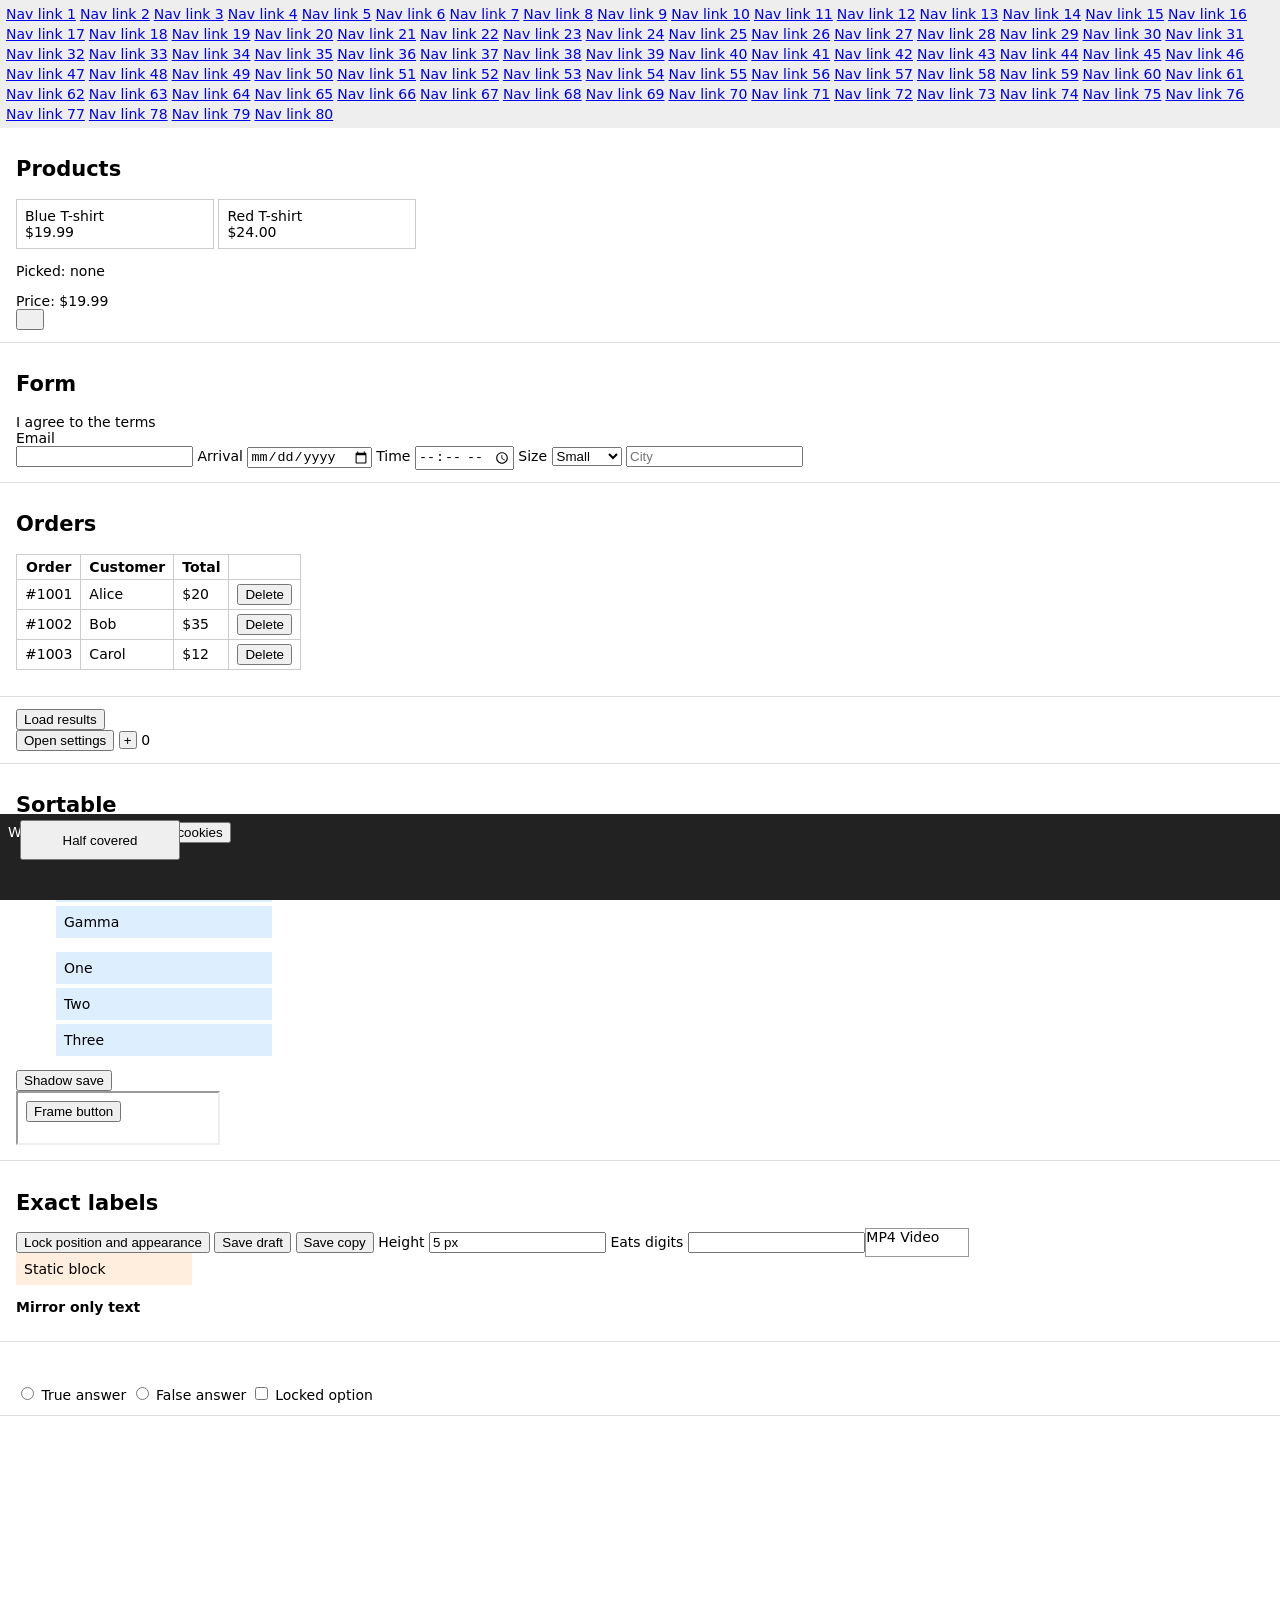
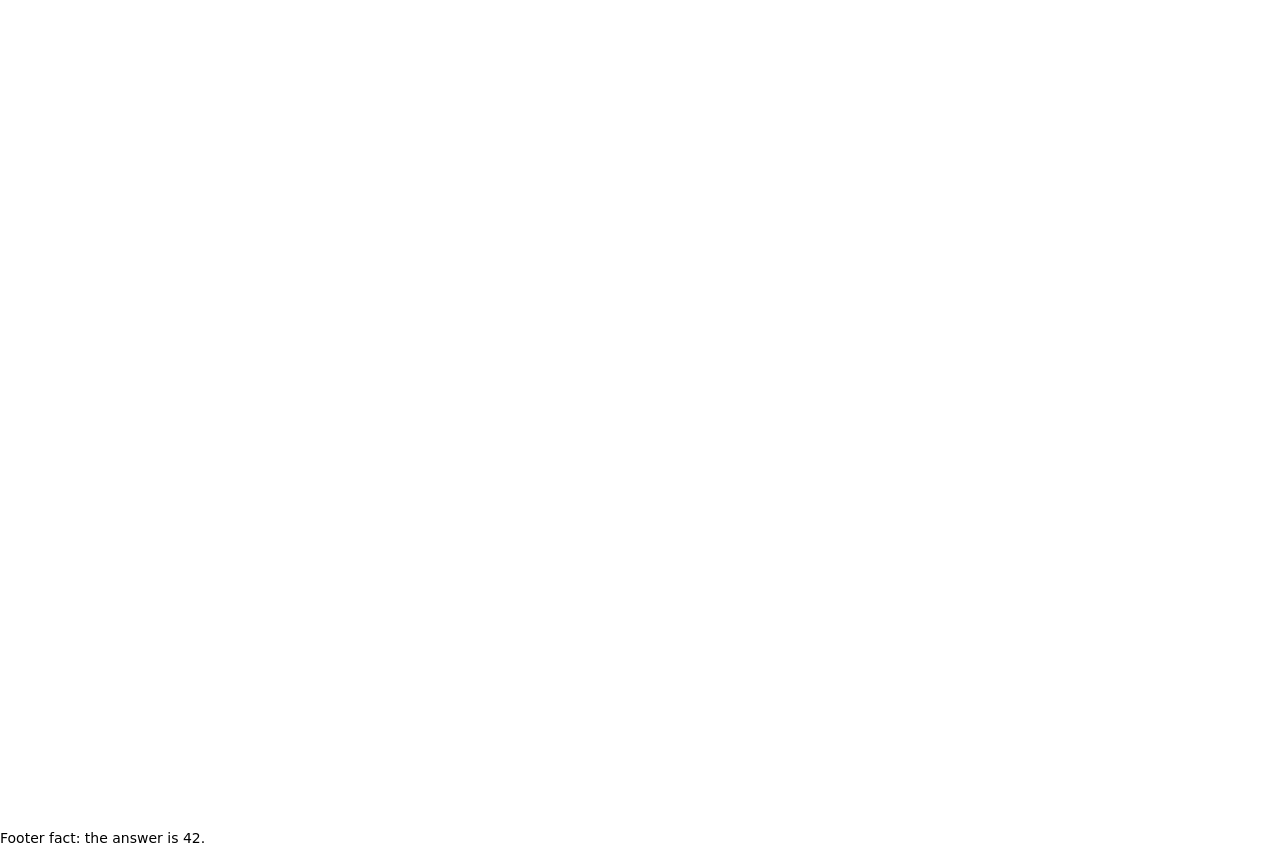
<file: test/fixture.html>
<!doctype html>
<html lang="en">
<head>
<meta charset="utf-8">
<title>TuffAgent fixture</title>
<style>
  body { font: 14px system-ui, sans-serif; margin: 0; }
  nav { display: flex; flex-wrap: wrap; gap: 4px; padding: 6px; background: #eee; }
  section { padding: 12px 16px; border-bottom: 1px solid #ddd; }
  .card { cursor: pointer; border: 1px solid #ccc; padding: 8px; display: inline-block; width: 180px; }
  .chk { display: none; }
  table { border-collapse: collapse; } td, th { border: 1px solid #ccc; padding: 4px 8px; }
  #banner { position: fixed; left: 0; right: 0; bottom: 0; height: 70px; background: #222; color: #fff; z-index: 10; padding: 8px; }
  #half { position: fixed; bottom: 40px; left: 20px; width: 160px; height: 40px; }
  #full { position: fixed; bottom: 10px; right: 30px; width: 120px; height: 30px; }
  .sort li { padding: 8px; margin: 4px 0; background: #def; list-style: none; width: 200px; user-select: none; }
  .tiny { width: 18px; height: 18px; padding: 0; }
  #modal { position: fixed; inset: 20% 30%; background: #fff; border: 2px solid #333; padding: 16px; z-index: 20; }
  .spacer { height: 2600px; }
</style>
</head>
<body>
<nav id="nav"></nav>

<section id="cards">
  <h2>Products</h2>
  <div class="card" data-id="blue"><span>Blue T-shirt</span><br><span class="price">$19.99</span></div>
  <div class="card" data-id="red"><span>Red T-shirt</span><br><span class="price">$24.00</span></div>
  <p id="picked">Picked: none</p>
  <div class="price-row"><span>Price:</span> <span>$19.99</span></div>
  <button class="btn-close" id="closeBtn"><svg class="icon-close" width="12" height="12"><path d="M0 0L12 12"/></svg></button>
</section>

<section id="form">
  <h2>Form</h2>
  <input type="checkbox" id="agree" class="chk"><label for="agree" style="cursor:pointer">I agree to the terms</label>
  <div>Email</div><input id="email">
  <label>Arrival <input type="date" id="arrival"></label>
  <label>Time <input type="time" id="when"></label>
  <label>Size <select id="size"><option>Small</option><option>Medium</option><option>Large</option></select></label>
  <input id="combo" role="combobox" aria-autocomplete="list" placeholder="City">
  <div id="sugg"></div>
</section>

<section id="orders">
  <h2>Orders</h2>
  <table>
    <tr><th>Order</th><th>Customer</th><th>Total</th><th></th></tr>
    <tr><td>#1001</td><td>Alice</td><td>$20</td><td><button data-row="alice">Delete</button></td></tr>
    <tr><td>#1002</td><td>Bob</td><td>$35</td><td><button data-row="bob">Delete</button></td></tr>
    <tr><td>#1003</td><td>Carol</td><td>$12</td><td><button data-row="carol">Delete</button></td></tr>
  </table>
  <p id="deleted"></p>
</section>

<section id="async">
  <button id="load">Load results</button>
  <div id="results"></div>
  <button id="openModal">Open settings</button>
  <button class="tiny" id="tiny" aria-label="Tiny">+</button>
  <span id="tinyCount">0</span>
</section>

<section id="drag">
  <h2>Sortable</h2>
  <ul class="sort" id="sortable"><li>Alpha</li><li>Beta</li><li>Gamma</li></ul>
  <ul class="sort" id="native"><li draggable="true">One</li><li draggable="true">Two</li><li draggable="true">Three</li></ul>
  <div id="host"></div>
  <iframe id="frame" srcdoc="<button onclick=&quot;this.textContent='Frame clicked'&quot;>Frame button</button>" width="200" height="50"></iframe>
</section>

<section id="strict">
  <h2>Exact labels</h2>
  <button>Lock position and appearance</button> <button>Save draft</button> <button>Save copy</button>
  <label>Height <input id="hpx" value="5 px"></label>
  <label>Eats digits <input id="eat"></label>
  <span style="position:relative;display:inline-block"><button id="dlbtn">Download file</button><span id="typelist" role="listbox" style="position:absolute;inset:-4px;background:#fff;border:1px solid #999">MP4 Video</span></span>
  <span id="dlstate"></span>
  <div id="static" style="padding:8px;background:#fed;width:160px">Static block</div>
  <div id="accessibility_dom-0"><p><strong>Mirror only text</strong></p></div>
</section>

<section>
  <div id="chat" contenteditable="true" role="textbox" aria-label="Message the bot"></div>
  <p id="chatSent"></p>
  <label><input type="radio" name="tf" id="tfTrue"> True answer</label>
  <label><input type="radio" name="tf" id="tfFalse"> False answer</label>
  <label><input type="checkbox" id="locked"> Locked option</label>
</section>

<div class="spacer"></div>
<footer><p>Footer fact: the answer is 42.</p></footer>

<div id="banner">We use cookies. <button id="accept">Accept cookies</button></div>
<button id="half">Half covered</button>
<button id="full">Fully covered</button>

<script>
  const nav = document.getElementById('nav');
  for (let i = 1; i <= 80; i++) { const a = document.createElement('a'); a.href = '#n' + i; a.textContent = 'Nav link ' + i; nav.appendChild(a); }
  // React-style: handler on the card, nothing in the markup says so.
  for (const c of document.querySelectorAll('.card')) c.addEventListener('click', () => { document.getElementById('picked').textContent = 'Picked: ' + c.dataset.id; });
  document.querySelectorAll('[data-row]').forEach((b) => b.onclick = () => { document.getElementById('deleted').textContent = 'Deleted ' + b.dataset.row; });
  document.getElementById('load').onclick = () => setTimeout(() => { document.getElementById('results').innerHTML = '<div>Loaded 3 results</div>'; }, 40);
  document.getElementById('tiny').onclick = () => { const c = document.getElementById('tinyCount'); c.textContent = +c.textContent + 1; };
  document.getElementById('full').style.zIndex = 1;
  document.getElementById('banner').style.zIndex = 5;
  document.getElementById('half').style.zIndex = 6; // above banner, partly
  // Banner covers #full entirely (same box region).
  document.getElementById('full').style.bottom = '20px';
  document.getElementById('openModal').onclick = () => {
    const m = document.createElement('div');
    m.id = 'modal'; m.setAttribute('role', 'dialog'); m.setAttribute('aria-modal', 'true'); m.setAttribute('aria-label', 'Settings');
    m.innerHTML = '<h3>Settings</h3><label><input type="checkbox"> Dark mode</label> <button id="closeModal">Close</button>';
    document.body.appendChild(m);
    m.querySelector('#closeModal').onclick = () => m.remove();
  };
  document.getElementById('combo').addEventListener('keyup', (e) => {
    document.getElementById('sugg').innerHTML = e.target.value ? `<div role="listbox"><div role="option">${e.target.value}ville</div></div>` : '';
  });
  // Pointer-based sortable, the way dnd libraries do it.
  (() => {
    const list = document.getElementById('sortable');
    let drag = null;
    list.addEventListener('pointerdown', (e) => { const li = e.target.closest('li'); if (li) drag = li; });
    document.addEventListener('pointermove', (e) => {
      if (!drag) return;
      const over = document.elementFromPoint(e.clientX, e.clientY)?.closest('#sortable li');
      if (over && over !== drag) {
        const r = over.getBoundingClientRect();
        list.insertBefore(drag, e.clientY > r.top + r.height / 2 ? over.nextSibling : over);
      }
    });
    document.addEventListener('pointerup', () => { drag = null; });
  })();
  // HTML5 drag and drop.
  (() => {
    const list = document.getElementById('native');
    let src = null;
    list.addEventListener('dragstart', (e) => { src = e.target; e.dataTransfer.setData('text/plain', src.textContent); });
    list.addEventListener('dragover', (e) => e.preventDefault());
    list.addEventListener('drop', (e) => { e.preventDefault(); const t = e.target.closest('li'); if (t && src && t !== src) list.insertBefore(src, t.nextSibling); });
  })();
  // A size field that drops its unit on focus (a tick later, as React does) and adds it back on commit.
  const hpx = document.getElementById('hpx');
  hpx.addEventListener('focus', () => setTimeout(() => { hpx.value = hpx.value.replace(/\s*px$/, ''); }, 0));
  hpx.addEventListener('change', () => { if (/^\d+$/.test(hpx.value)) hpx.value += ' px'; });
  // A field that keeps only the last character typed.
  const eat = document.getElementById('eat');
  eat.addEventListener('input', () => { eat.value = eat.value.slice(-1); });
  // An open file-type list over the Download button; Escape closes it.
  document.addEventListener('keydown', (e) => { if (e.key === 'Escape') document.getElementById('typelist')?.remove(); });
  document.getElementById('dlbtn').onclick = () => { document.getElementById('dlstate').textContent = 'Downloaded'; };
  // A chat composer: Enter sends (so does a paragraph break), Shift+Enter is a new line.
  const chat = document.getElementById('chat');
  const send = () => { document.getElementById('chatSent').textContent += '[sent: ' + chat.innerText + ']'; chat.innerHTML = ''; };
  chat.addEventListener('keydown', (e) => { if (e.key === 'Enter' && !e.shiftKey) { e.preventDefault(); send(); } });
  chat.addEventListener('beforeinput', (e) => { if (e.inputType === 'insertParagraph') { e.preventDefault(); send(); } });
  // A checkbox whose page refuses every click.
  document.getElementById('locked').addEventListener('click', (e) => e.preventDefault());
  const sh = document.getElementById('host').attachShadow({ mode: 'open' });
  sh.innerHTML = '<button id="sb">Shadow save</button>';
  sh.getElementById('sb').onclick = function () { this.textContent = 'Shadow saved'; };
</script>
<script src="../keys.js"></script>
<script src="../content.js"></script>
<script src="checks.js"></script>
</body>
</html>
</file>
<file: site/assets/site.css>
/* TuffAgent site. Same palette as the side panel: paper and ink, hairlines,
   mono labels. Follows the system light/dark setting. */
:root {
  --bg: #f1f1ef;
  --bg-2: #e9e9e6;
  --raise: #fafaf9;
  --fg: #0c0c0c;
  --fg-2: #55554f;
  --fg-3: #8d8d88;
  --line: rgba(0, 0, 0, .08);
  --line-2: rgba(0, 0, 0, .14);
  --line-3: rgba(0, 0, 0, .34);
  --ascii: rgba(0, 0, 0, .11);
  --ascii-hot: rgba(0, 0, 0, .42);
  --glass: rgba(241, 241, 239, .82);
  --shadow: 0 40px 80px -40px rgba(0, 0, 0, .35), 0 0 0 1px rgba(0, 0, 0, .06);
  --shadow-sm: 0 18px 40px -24px rgba(0, 0, 0, .3), 0 0 0 1px rgba(0, 0, 0, .06);
  --font: "Inter", -apple-system, BlinkMacSystemFont, "Segoe UI", system-ui, sans-serif;
  --mono: "JetBrains Mono", ui-monospace, "SF Mono", Menlo, Consolas, monospace;
  --r: 4px;
  --wrap: 1160px;
  --gutter: 24px;
  --ease: cubic-bezier(.2, .8, .2, 1);
  color-scheme: light;
}
@media (prefers-color-scheme: dark) {
  :root {
    --bg: #0a0a0a;
    --bg-2: #121212;
    --raise: #111;
    --fg: #ececec;
    --fg-2: #a3a3a3;
    --fg-3: #6b6b6b;
    --line: rgba(255, 255, 255, .075);
    --line-2: rgba(255, 255, 255, .13);
    --line-3: rgba(255, 255, 255, .32);
    --ascii: rgba(255, 255, 255, .1);
    --ascii-hot: rgba(255, 255, 255, .5);
    --glass: rgba(10, 10, 10, .78);
    --shadow: 0 40px 90px -30px rgba(0, 0, 0, .9), 0 0 0 1px rgba(255, 255, 255, .07);
    --shadow-sm: 0 18px 40px -20px rgba(0, 0, 0, .8), 0 0 0 1px rgba(255, 255, 255, .07);
    color-scheme: dark;
  }
}
@media (max-width: 600px) { :root { --gutter: 16px; } }

* { box-sizing: border-box; }
html { -webkit-text-size-adjust: 100%; scroll-padding-top: 84px; }
body {
  margin: 0;
  background: var(--bg);
  color: var(--fg);
  font: 400 17px/1.6 var(--font);
  font-optical-sizing: auto;
  -webkit-font-smoothing: antialiased;
  text-rendering: optimizeLegibility;
  overflow-x: hidden;
}
img { display: block; max-width: 100%; height: auto; }
a { color: inherit; text-decoration-color: var(--line-3); text-underline-offset: 3px; text-decoration-thickness: 1px; }
a:hover { text-decoration-color: currentColor; }
::selection { background: var(--fg); color: var(--bg); }
:focus-visible { outline: 2px solid var(--fg); outline-offset: 3px; border-radius: 2px; }
code, kbd { font-family: var(--mono); font-size: .86em; }
code { padding: .1em .35em; border-radius: 3px; background: var(--bg-2); border: 1px solid var(--line); overflow-wrap: anywhere; }
kbd {
  display: inline-grid; place-items: center; min-width: 1.9em; height: 1.9em; padding: 0 .45em;
  border: 1px solid var(--line-2); border-bottom-width: 2px; border-radius: 4px; background: var(--raise); font-size: .78em;
}
.wrap { max-width: calc(var(--wrap) + var(--gutter) * 2); margin: 0 auto; padding: 0 var(--gutter); }
.skip { position: absolute; left: 12px; top: -60px; z-index: 50; padding: 10px 14px; background: var(--fg); color: var(--bg); border-radius: var(--r); }
.skip:focus { top: 12px; }
.sr { position: absolute; width: 1px; height: 1px; overflow: hidden; clip: rect(0 0 0 0); white-space: nowrap; }

/* ── Brand ── */
.brand { display: inline-flex; align-items: center; gap: 10px; text-decoration: none; color: var(--fg); }
.brand svg { width: 20px; height: 20px; flex: none; }
.brand span { font: 700 12.5px/1 var(--mono); letter-spacing: .2em; text-transform: uppercase; }
.mark rect { fill: var(--fg); }
.mark path { fill: var(--bg); }

/* ── Header ── */
.top { position: sticky; top: 0; z-index: 20; background: var(--glass); -webkit-backdrop-filter: saturate(1.4) blur(14px); backdrop-filter: saturate(1.4) blur(14px); border-bottom: 1px solid var(--line); }
.top .wrap { height: 64px; display: flex; align-items: center; gap: 28px; }
.nav { display: flex; align-items: center; gap: 4px; margin-left: auto; }
.nav a { padding: 8px 12px; border-radius: var(--r); font-size: 14.5px; color: var(--fg-2); text-decoration: none; transition: color .15s, background .15s; }
.nav a:hover { color: var(--fg); background: var(--line); }
.nav a[aria-current="page"] { color: var(--fg); }
.nav .btn { margin-left: 10px; }
.menu-btn { display: none; margin-left: auto; width: 40px; height: 40px; border: 1px solid var(--line-2); border-radius: var(--r); background: none; color: var(--fg); cursor: pointer; }
.menu-btn svg { width: 18px; height: 18px; margin: auto; }
@media (max-width: 880px) {
  .menu-btn { display: grid; }
  .nav {
    position: absolute; left: 0; right: 0; top: 64px; flex-direction: column; align-items: stretch; gap: 0;
    padding: 8px var(--gutter) 20px; background: var(--bg); border-bottom: 1px solid var(--line);
    display: none;
  }
  .top.open .nav { display: flex; }
  .nav a { padding: 13px 4px; font-size: 16px; border-bottom: 1px solid var(--line); border-radius: 0; }
  .nav a:hover { background: none; }
  .nav .btn { margin: 16px 0 0; justify-content: center; border-bottom: 0; border-radius: var(--r); }
}

/* ── Buttons ── */
.btn {
  display: inline-flex; align-items: center; gap: 10px; height: 46px; padding: 0 20px; border-radius: var(--r);
  font: 500 15px/1 var(--font); text-decoration: none; white-space: nowrap; cursor: pointer;
  border: 1px solid transparent; transition: background .15s, color .15s, border-color .15s, transform .15s var(--ease);
}
.btn:active { transform: translateY(1px); }
.btn.ink { background: var(--fg); color: var(--bg); }
.btn.ink:hover { background: color-mix(in srgb, var(--fg) 86%, var(--bg)); }
.btn.line { border-color: var(--line-2); color: var(--fg); background: transparent; }
.btn.line:hover { border-color: var(--line-3); background: var(--line); }
.btn.sm { height: 36px; padding: 0 14px; font-size: 14px; }
.btn svg { width: 15px; height: 15px; flex: none; }
.stores { display: flex; flex-wrap: wrap; gap: 12px; }
.store { height: 58px; padding: 0 22px 0 18px; gap: 14px; }
.store .lbl { display: grid; gap: 6px; text-align: left; }
.store small { font: 500 10.5px/1 var(--mono); letter-spacing: .12em; text-transform: uppercase; opacity: .62; }
.store b { font: 600 16px/1 var(--font); letter-spacing: -.01em; }
.store .arrow { margin-left: 4px; transition: transform .2s var(--ease); }
.store:hover .arrow { transform: translateX(3px); }
.fine { margin: 16px 0 0; font-size: 14px; color: var(--fg-2); }

/* ── Type ── */
.eyebrow { display: flex; align-items: center; gap: 12px; margin: 0 0 22px; font: 500 12px/1 var(--mono); letter-spacing: .14em; text-transform: uppercase; color: var(--fg-2); }
.eyebrow::before { content: ''; width: 22px; height: 1px; background: var(--line-3); }
h1, h2, h3 { margin: 0; color: var(--fg); text-wrap: balance; }
.display { font-size: clamp(2.9rem, 1.4rem + 6vw, 6rem); font-weight: 700; letter-spacing: -.048em; line-height: .96; }
h1 { font-size: clamp(2.5rem, 1.6rem + 3.6vw, 4.4rem); font-weight: 700; letter-spacing: -.04em; line-height: 1; }
h2 { font-size: clamp(1.9rem, 1.35rem + 2.2vw, 3.1rem); font-weight: 650; letter-spacing: -.032em; line-height: 1.04; }
h3 { font-size: 1.2rem; font-weight: 600; letter-spacing: -.015em; line-height: 1.3; }
.lede { margin: 24px 0 0; max-width: 36em; font-size: clamp(1.1rem, 1rem + .4vw, 1.3rem); line-height: 1.55; color: var(--fg-2); text-wrap: pretty; }
p { text-wrap: pretty; }
.muted { color: var(--fg-2); }

/* ── ASCII field ── */
.field { position: absolute; inset: 0; overflow: hidden; pointer-events: none; }
.field pre { position: absolute; inset: 0; margin: 0; font: 12px/16px var(--mono); color: var(--ascii); white-space: pre; user-select: none; }
.field pre.hot { color: var(--ascii-hot); -webkit-mask-image: radial-gradient(180px 140px at var(--mx, -400px) var(--my, -400px), #000, transparent); mask-image: radial-gradient(180px 140px at var(--mx, -400px) var(--my, -400px), #000, transparent); }
.field.fade { -webkit-mask-image: linear-gradient(180deg, #000 40%, transparent); mask-image: linear-gradient(180deg, #000 40%, transparent); }

/* ── Hero ── */
.hero { position: relative; padding: clamp(56px, 9vw, 112px) 0 0; overflow: hidden; }
.hero .wrap { position: relative; }
/* Keep the field quiet behind the headline and let it show on the right. */
.hero > .field { -webkit-mask-image: linear-gradient(180deg, #000 35%, transparent 80%), linear-gradient(90deg, rgba(0, 0, 0, .3) 30%, #000 70%); -webkit-mask-composite: source-in; mask-image: linear-gradient(180deg, #000 35%, transparent 80%), linear-gradient(90deg, rgba(0, 0, 0, .3) 30%, #000 70%); mask-composite: intersect; }
.hero .lede { max-width: 33em; }
.hero .stores { margin-top: 36px; }
.hero-shot { position: relative; margin-top: clamp(48px, 7vw, 88px); }
.hero-shot img { width: 100%; border-radius: 10px; box-shadow: var(--shadow); }
.hero .hero-shot::after { content: ''; position: absolute; left: -100vw; right: -100vw; bottom: 0; height: 1px; background: var(--line); }

/* ── Sections ── */
.sec { padding: clamp(72px, 10vw, 128px) 0; border-bottom: 1px solid var(--line); }
.sec:last-of-type { border-bottom: 0; }
.sec-head { max-width: 760px; margin-bottom: clamp(40px, 5vw, 64px); }
.sec-head .lede { margin-top: 18px; }
.split { display: grid; grid-template-columns: minmax(0, 5fr) minmax(0, 6fr); gap: clamp(32px, 6vw, 96px); align-items: center; }
.split + .split { margin-top: clamp(72px, 10vw, 128px); }
.split.flip > :first-child { order: 2; }
.split p { color: var(--fg-2); margin: 18px 0 0; max-width: 32em; }
.split ul { margin: 22px 0 0; padding: 0; list-style: none; display: grid; gap: 10px; color: var(--fg-2); font-size: 16px; }
.split li { position: relative; padding-left: 22px; }
.split li::before { content: ''; position: absolute; left: 2px; top: .7em; width: 8px; height: 1px; background: var(--fg-3); }
.more { display: inline-flex; align-items: center; gap: 8px; margin-top: 26px; font-weight: 500; font-size: 15.5px; text-decoration: none; }
.more::after { content: '→'; transition: transform .2s var(--ease); }
.more:hover::after { transform: translateX(3px); }
@media (max-width: 900px) {
  .split { grid-template-columns: 1fr; }
  .split.flip > :first-child { order: 0; }
}

/* A panel screenshot sitting on an ASCII backdrop */
.stage { position: relative; display: grid; place-items: center; padding: clamp(28px, 5vw, 56px) clamp(16px, 4vw, 48px); border: 1px solid var(--line); border-radius: 10px; background: var(--raise); overflow: hidden; }
.stage .field { opacity: .55; }
.stage .field pre { font-size: 11px; line-height: 14px; }
.stage .panel { position: relative; width: min(100%, 380px); border-radius: 6px; overflow: hidden; box-shadow: var(--shadow-sm); }
.stage .panel img { width: 100%; }
.stage .crop { aspect-ratio: 400 / 600; }
.stage .crop img { object-fit: cover; object-position: top; height: 100%; }
.stage.wide .panel { width: 100%; border-radius: 8px; }

/* ── Example tasks ── */
.tasks { display: grid; grid-template-columns: repeat(3, minmax(0, 1fr)); border-top: 1px solid var(--line); border-left: 1px solid var(--line); }
.task { padding: 26px 26px 30px; border-right: 1px solid var(--line); border-bottom: 1px solid var(--line); display: flex; flex-direction: column; gap: 14px; min-height: 220px; transition: background .2s; }
.task:hover { background: var(--raise); }
.task .n { font: 500 11.5px/1 var(--mono); letter-spacing: .14em; color: var(--fg-3); }
.task q { quotes: none; font-size: 1.12rem; line-height: 1.45; letter-spacing: -.01em; font-weight: 500; }
.task p { margin: auto 0 0; font-size: 14.5px; line-height: 1.5; color: var(--fg-2); }
@media (max-width: 900px) { .tasks { grid-template-columns: repeat(2, minmax(0, 1fr)); } }
@media (max-width: 600px) { .tasks { grid-template-columns: 1fr; } .task { min-height: 0; } }

/* ── Facts row ── */
.facts { display: grid; grid-template-columns: repeat(4, minmax(0, 1fr)); gap: 0; border-top: 1px solid var(--line-2); }
.fact { padding: 26px 24px 0 0; }
.fact + .fact { padding-left: 24px; border-left: 1px solid var(--line); }
.fact .k { font: 500 11.5px/1.4 var(--mono); letter-spacing: .12em; text-transform: uppercase; color: var(--fg-3); }
.fact h3 { margin: 14px 0 10px; font-size: 1.12rem; }
.fact p { margin: 0; font-size: 15px; line-height: 1.55; color: var(--fg-2); }
@media (max-width: 900px) {
  .facts { grid-template-columns: repeat(2, minmax(0, 1fr)); }
  .fact:nth-child(3) { padding-left: 0; border-left: 0; }
  .fact:nth-child(n+3) { margin-top: 28px; border-top: 1px solid var(--line); }
}
@media (max-width: 600px) {
  .facts { grid-template-columns: 1fr; }
  .fact, .fact + .fact { padding: 22px 0 0; border-left: 0; }
  .fact + .fact { margin-top: 22px; border-top: 1px solid var(--line); }
}

/* ── Call to action band ── */
.cta { position: relative; overflow: hidden; padding: clamp(72px, 10vw, 128px) 0; background: var(--fg); color: var(--bg); }
.cta h2 { color: var(--bg); max-width: 14em; }
.cta p { color: color-mix(in srgb, var(--bg) 66%, var(--fg)); max-width: 34em; margin: 18px 0 0; font-size: 1.15rem; }
.cta .field pre { color: color-mix(in srgb, var(--bg) 8%, transparent); }
.cta .field pre.hot { color: color-mix(in srgb, var(--bg) 55%, transparent); }
.cta .stores { margin-top: 34px; }
.cta .btn.ink { background: var(--bg); color: var(--fg); }
.cta .btn.ink:hover { background: color-mix(in srgb, var(--bg) 86%, var(--fg)); }
.cta .btn.line { color: var(--bg); border-color: color-mix(in srgb, var(--bg) 30%, transparent); }
.cta .btn.line:hover { border-color: var(--bg); background: color-mix(in srgb, var(--bg) 8%, transparent); }
.cta a:not(.btn) { color: var(--bg); }
.cta .fine { font-size: 14px; margin-top: 18px; }
.cta kbd { background: transparent; color: var(--bg); border-color: color-mix(in srgb, var(--bg) 35%, transparent); }
.cta .wrap { position: relative; }

/* ── Inner pages ── */
.page-head { position: relative; padding: clamp(56px, 8vw, 104px) 0 clamp(48px, 6vw, 80px); border-bottom: 1px solid var(--line); overflow: hidden; }
.page-head .wrap { position: relative; }
.page-head .lede { max-width: 38em; }
.toc { display: flex; flex-wrap: wrap; gap: 8px; margin-top: 32px; }
.toc a { font: 500 12px/1 var(--mono); letter-spacing: .08em; text-transform: uppercase; padding: 10px 12px; border: 1px solid var(--line-2); border-radius: var(--r); text-decoration: none; color: var(--fg-2); background: var(--bg); }
.toc a:hover { color: var(--fg); border-color: var(--line-3); }

/* Tables */
.tbl-wrap { overflow-x: auto; border: 1px solid var(--line); border-radius: 8px; background: var(--raise); }
table { width: 100%; border-collapse: collapse; font-size: 15px; }
th, td { text-align: left; vertical-align: top; padding: 14px 18px; border-bottom: 1px solid var(--line); }
tr:last-child td { border-bottom: 0; }
th { font: 500 11.5px/1.4 var(--mono); letter-spacing: .1em; text-transform: uppercase; color: var(--fg-3); background: var(--bg-2); }
td:first-child { font-weight: 600; white-space: nowrap; }
td { color: var(--fg-2); }
td:first-child { color: var(--fg); }
td code { white-space: nowrap; }
@media (max-width: 600px) { th, td { padding: 12px 14px; font-size: 14px; } td:first-child { white-space: normal; } }

/* Cards grid (features, packs) */
.cards { display: grid; grid-template-columns: repeat(auto-fill, minmax(260px, 1fr)); gap: 14px; }
.card { padding: 24px; border: 1px solid var(--line); border-radius: 8px; background: var(--raise); }
.card .ic { width: 34px; height: 34px; display: grid; place-items: center; border: 1px solid var(--line-2); border-radius: var(--r); margin-bottom: 18px; color: var(--fg); }
.card .ic svg { width: 17px; height: 17px; }
.card h3 { font-size: 1.08rem; }
.card p { margin: 8px 0 0; font-size: 15px; line-height: 1.55; color: var(--fg-2); }

/* Steps (install) */
.steps { counter-reset: s; display: grid; gap: clamp(56px, 8vw, 96px); }
.step { display: grid; grid-template-columns: minmax(0, 5fr) minmax(0, 6fr); gap: clamp(32px, 6vw, 80px); align-items: start; }
.step .num { font: 500 12px/1 var(--mono); letter-spacing: .14em; color: var(--fg-3); margin-bottom: 18px; display: block; }
.step p, .step li { color: var(--fg-2); }
.step ol { padding-left: 1.2em; margin: 16px 0 0; display: grid; gap: 8px; }
.step ol li::marker { font-family: var(--mono); font-size: .8em; color: var(--fg-3); }
@media (max-width: 900px) { .step { grid-template-columns: 1fr; } }

.note { margin-top: 22px; padding: 16px 18px; border: 1px solid var(--line-2); border-left: 3px solid var(--fg); border-radius: var(--r); background: var(--raise); font-size: 15px; color: var(--fg-2); }
.note strong { color: var(--fg); }

/* Tabs for Chrome / Firefox instructions */
.switch { display: inline-flex; padding: 3px; border: 1px solid var(--line-2); border-radius: 6px; margin-top: 22px; }
.switch button { font: 500 14px var(--font); color: var(--fg-2); background: none; border: 0; padding: 8px 14px; border-radius: 4px; cursor: pointer; }
.switch button[aria-selected="true"] { background: var(--fg); color: var(--bg); }
[role="tabpanel"][hidden] { display: none; }

/* FAQ */
.faq { border-top: 1px solid var(--line-2); }
.faq details { border-bottom: 1px solid var(--line); }
.faq summary { list-style: none; display: flex; justify-content: space-between; align-items: center; gap: 24px; padding: 24px 0; cursor: pointer; font-size: 1.12rem; font-weight: 550; letter-spacing: -.01em; }
.faq summary::-webkit-details-marker { display: none; }
.faq summary::after { content: ''; flex: none; width: 12px; height: 12px; background: linear-gradient(currentColor, currentColor) center / 12px 1.5px no-repeat, linear-gradient(currentColor, currentColor) center / 1.5px 12px no-repeat; transition: transform .25s var(--ease); color: var(--fg-2); }
.faq details[open] summary::after { transform: rotate(45deg); }
.faq .a { padding: 0 0 26px; max-width: 44em; color: var(--fg-2); }
.faq .a p { margin: 0 0 12px; }
.faq .a p:last-child { margin: 0; }
.faq-group + .faq-group { margin-top: 64px; }
.faq-group > h2 { font-size: 1.05rem; font: 500 12px/1 var(--mono); letter-spacing: .14em; text-transform: uppercase; color: var(--fg-3); margin-bottom: 18px; }

/* Changelog */
.release { display: grid; grid-template-columns: 220px minmax(0, 1fr); gap: 40px; padding: 48px 0; border-bottom: 1px solid var(--line); }
.release:first-child { padding-top: 0; }
.release .v { font: 700 1.6rem/1 var(--font); letter-spacing: -.03em; }
.release time { display: block; margin-top: 10px; font: 500 12px/1 var(--mono); letter-spacing: .1em; text-transform: uppercase; color: var(--fg-3); }
.release h3 { font-size: 1rem; margin: 26px 0 8px; }
.release h3:first-child { margin-top: 0; }
.release ul { margin: 0; padding-left: 1.1em; display: grid; gap: 6px; color: var(--fg-2); font-size: 16px; }
.release p { color: var(--fg-2); margin: 0; }
.tag { display: inline-block; margin-left: 10px; padding: 4px 7px; font: 500 10.5px/1 var(--mono); letter-spacing: .1em; text-transform: uppercase; border: 1px solid var(--line-2); border-radius: 3px; color: var(--fg-2); vertical-align: middle; }
@media (max-width: 700px) { .release { grid-template-columns: 1fr; gap: 20px; } }

/* Long-form text (legal, privacy) */
.prose { max-width: 720px; }
.prose h2 { font-size: 1.55rem; letter-spacing: -.02em; margin: 56px 0 14px; }
.prose h3 { margin: 32px 0 10px; }
.prose p, .prose li { color: var(--fg-2); }
.prose p { margin: 0 0 16px; }
.prose ul, .prose ol { padding-left: 1.2em; margin: 0 0 18px; display: grid; gap: 8px; }
.prose strong { color: var(--fg); font-weight: 600; }
.prose .tbl-wrap { margin: 8px 0 22px; }
.prose > :first-child { margin-top: 0; }
.updated { font: 500 12px/1 var(--mono); letter-spacing: .1em; text-transform: uppercase; color: var(--fg-3); margin-top: 22px; }
.summary { padding: 26px 28px; border: 1px solid var(--line-2); border-radius: 8px; background: var(--raise); margin-bottom: 36px; }
.summary h2 { margin-top: 0 !important; font-size: 1.1rem; }
.summary ul { margin-bottom: 0; }

.with-aside { display: grid; grid-template-columns: 220px minmax(0, 1fr); gap: clamp(32px, 6vw, 88px); align-items: start; }
.aside { position: sticky; top: 96px; display: grid; gap: 2px; font-size: 14.5px; }
.aside a { color: var(--fg-2); text-decoration: none; padding: 6px 0; }
.aside a:hover { color: var(--fg); }
.aside .k { font: 500 11.5px/1 var(--mono); letter-spacing: .14em; text-transform: uppercase; color: var(--fg-3); margin-bottom: 12px; }
@media (max-width: 900px) { .with-aside { grid-template-columns: 1fr; } .aside { display: none; } }

/* ── Footer ── */
.foot { border-top: 1px solid var(--line); padding: 64px 0 40px; font-size: 14.5px; }
.foot .cols { display: grid; grid-template-columns: minmax(0, 2fr) repeat(3, minmax(0, 1fr)); gap: 32px; }
.foot p { color: var(--fg-2); max-width: 22em; margin: 16px 0 0; }
.foot h4 { margin: 4px 0 14px; font: 500 11.5px/1 var(--mono); letter-spacing: .14em; text-transform: uppercase; color: var(--fg-3); }
.foot ul { list-style: none; margin: 0; padding: 0; display: grid; gap: 9px; }
.foot ul a { color: var(--fg-2); text-decoration: none; }
.foot ul a:hover { color: var(--fg); }
.foot .base { display: flex; flex-wrap: wrap; justify-content: space-between; gap: 12px; margin-top: 56px; padding-top: 22px; border-top: 1px solid var(--line); color: var(--fg-3); font: 500 12px/1.5 var(--mono); letter-spacing: .06em; }
.foot .base a { color: var(--fg-2); }
@media (max-width: 800px) { .foot .cols { grid-template-columns: 1fr 1fr; } .foot .cols > :first-child { grid-column: 1 / -1; } }

/* ── Motion ── */
@media (prefers-reduced-motion: no-preference) {
  .rise { animation: rise .8s var(--ease) both; }
  .rise.d1 { animation-delay: .06s; } .rise.d2 { animation-delay: .12s; } .rise.d3 { animation-delay: .18s; } .rise.d4 { animation-delay: .26s; }
  @keyframes rise { from { opacity: 0; transform: translateY(14px); } }
}

/* On phones the full browser window is too small to read, so show its sidebar half. */
@media (max-width: 600px) {
  .hero-shot { overflow: hidden; border-radius: 10px; box-shadow: var(--shadow); }
  .hero-shot img { width: 300%; max-width: none; margin-left: -200%; border-radius: 0; box-shadow: none; }
}
</file>
<file: sidepanel.css>
:root {
  --bg: #0a0a0a;
  --panel: #0e0e0e;
  --raise: #111;
  --raise-2: #161616;
  --glass: rgba(10, 10, 10, .78);
  --hover: rgba(255, 255, 255, .045);
  --line: rgba(255, 255, 255, .075);
  --line-2: rgba(255, 255, 255, .13);
  --line-3: rgba(255, 255, 255, .32);
  --fg: #ececec;
  --fg-2: #9a9a9a;
  --fg-3: #5c5c5c;
  --accent-soft: rgba(255, 255, 255, .07);
  --err: #e5484d;
  --err-soft: rgba(229, 72, 77, .07);
  --field-ink: #fff;
  --field-gain: 1;
  --shadow: 0 24px 60px -24px rgba(0, 0, 0, .9);
  --ease: cubic-bezier(.2, .8, .2, 1);
  --out: cubic-bezier(.16, 1, .3, 1);
  --r: 3px;
  --font: -apple-system, BlinkMacSystemFont, "Inter", "Segoe UI Variable", "Segoe UI", system-ui, sans-serif;
  --mono: ui-monospace, "SF Mono", "JetBrains Mono", Menlo, Consolas, monospace;
  color-scheme: dark;
}

/* Light theme: follows the system unless a theme is picked in settings. */
:root[data-theme="light"] {
    --bg: #f1f1ef;
    --panel: #f6f6f4;
    --raise: #fafaf9;
    --raise-2: #e9e9e6;
    --glass: rgba(241, 241, 239, .8);
    --hover: rgba(0, 0, 0, .04);
    --line: rgba(0, 0, 0, .08);
    --line-2: rgba(0, 0, 0, .14);
    --line-3: rgba(0, 0, 0, .34);
    --fg: #0c0c0c;
    --fg-2: #5a5a5a;
    --fg-3: #9a9a9a;
    --accent-soft: rgba(0, 0, 0, .06);
    --err: #c8302f;
    --err-soft: rgba(200, 48, 47, .06);
    --field-ink: #000;
    --field-gain: .7;
    --shadow: 0 24px 60px -24px rgba(0, 0, 0, .25);
    color-scheme: light;
}
@media (prefers-color-scheme: light) {
  :root:not([data-theme="dark"]) {
    --bg: #f1f1ef;
    --panel: #f6f6f4;
    --raise: #fafaf9;
    --raise-2: #e9e9e6;
    --glass: rgba(241, 241, 239, .8);
    --hover: rgba(0, 0, 0, .04);
    --line: rgba(0, 0, 0, .08);
    --line-2: rgba(0, 0, 0, .14);
    --line-3: rgba(0, 0, 0, .34);
    --fg: #0c0c0c;
    --fg-2: #5a5a5a;
    --fg-3: #9a9a9a;
    --accent-soft: rgba(0, 0, 0, .06);
    --err: #c8302f;
    --err-soft: rgba(200, 48, 47, .06);
    --field-ink: #000;
    --field-gain: .7;
    --shadow: 0 24px 60px -24px rgba(0, 0, 0, .25);
    color-scheme: light;
  }
}

* { box-sizing: border-box; }
html, body { height: 100%; margin: 0; }
body {
  background: var(--bg);
  color: var(--fg);
  font: 13.5px/1.55 var(--font);
  -webkit-font-smoothing: antialiased;
  overflow: hidden;
}
button { font: inherit; color: inherit; background: none; border: 0; padding: 0; cursor: pointer; }
input, textarea, select { font: inherit; color: inherit; }
svg { flex: none; }
[hidden] { display: none !important; }
::selection { background: var(--line-3); }
:focus-visible { outline: 1px solid var(--line-3); outline-offset: 2px; }

/* Quieter under the reading column, full strength at the edges. */
.ascii-field {
  position: fixed; inset: 0; width: 100%; height: 100%; z-index: 0; pointer-events: none;
  -webkit-mask-image: linear-gradient(90deg, #000, rgba(0, 0, 0, .72) 22%, rgba(0, 0, 0, .72) 78%, #000);
  mask-image: linear-gradient(90deg, #000, rgba(0, 0, 0, .72) 22%, rgba(0, 0, 0, .72) 78%, #000);
}
#app { height: 100%; display: flex; flex-direction: column; position: relative; z-index: 1; overflow: hidden; }

/* Small uppercase mono, used for every bit of chrome. */
.eyebrow, .sheet-title, .pick-sec, .step-body .k, .err-card b, .status {
  font-family: var(--mono); text-transform: uppercase; letter-spacing: .14em;
}

/* ── Header ── */
.top {
  position: relative;
  display: flex; align-items: center; gap: 6px;
  height: 44px; padding: 0 8px 0 12px;
  border-bottom: 1px solid var(--line);
  background: var(--glass);
  backdrop-filter: blur(10px);
  z-index: 5;
}
.brand { display: flex; align-items: center; gap: 9px; flex: none; }
.mark { width: 16px; height: 16px; }
.word { font: 700 11px var(--mono); letter-spacing: .16em; text-transform: uppercase; }
.status {
  display: inline-flex; align-items: center; gap: 6px;
  font-size: 9.5px; color: var(--fg-3);
  padding-left: 9px; border-left: 1px solid var(--line-2);
}
.status::before { content: ""; width: 5px; height: 5px; background: var(--fg-3); }
body.running .status { color: var(--fg); }
body.running .status::before { background: var(--fg); animation: blink 1s steps(2) infinite; }

.model-chip {
  display: flex; align-items: center; gap: 6px; flex: 0 1 auto;
  height: 28px; min-width: 0; max-width: 50%;
  padding: 0 6px 0 8px;
  border: 1px solid var(--line); border-radius: 2px;
  color: var(--fg-2);
  transition: border-color .15s, color .15s;
}
.model-chip > i:first-child { font-size: 10px; color: var(--fg-3); transition: color .15s; }
.model-chip:hover > i:first-child { color: var(--fg); }
.model-chip:hover { border-color: var(--line-3); color: var(--fg); }
.model-name { white-space: nowrap; overflow: hidden; text-overflow: ellipsis; font: 10.5px var(--mono); }
.chev { font-size: 9px; opacity: .7; }

.top-actions { display: flex; margin-left: auto; }
.icon-btn {
  width: 28px; height: 28px; border-radius: 2px;
  display: grid; place-items: center;
  color: var(--fg-3);
  transition: background .15s, color .15s;
}
.icon-btn:hover { background: var(--hover); color: var(--fg); }
.icon-btn:active { background: var(--fg); color: var(--bg); }
.icon-btn i { font-size: 13.5px; }

.progress {
  position: absolute; left: 0; right: 0; bottom: -1px; height: 1px;
  overflow: hidden; opacity: 0; transition: opacity .3s ease;
}
.progress::after {
  content: ""; position: absolute; inset: 0; width: 30%;
  background: linear-gradient(90deg, transparent, var(--fg), transparent);
  animation: sweep 1.4s var(--ease) infinite;
}
body.running .progress { opacity: 1; }

/* ── Scroll area ── */
main#scroll {
  flex: 1; overflow-y: auto; overflow-x: hidden;
  padding: 18px 14px 14px;
  scrollbar-width: thin; scrollbar-color: var(--line-2) transparent;
}

/* ── Empty state ── */
.empty { max-width: 420px; margin: 9vh auto 0; padding: 0 4px; animation: rise .6s var(--out) both; }
.eyebrow { display: flex; align-items: center; gap: 9px; font-size: 9.5px; color: var(--fg-3); }
.eyebrow .mark { width: 13px; height: 13px; }
.eyebrow i { flex: 1; height: 1px; background: var(--line-2); }
.eyebrow span:last-child { color: var(--fg-2); }
.empty h1, .ob-card h1 {
  font-size: 31px; line-height: 1.02; letter-spacing: -.04em; font-weight: 650;
  margin: 26px 0 12px;
}
.sub { color: var(--fg-2); margin: 0 0 28px; max-width: 320px; font-size: 13px; line-height: 1.5; }
.suggestions { border-top: 1px solid var(--line-2); }
.sugg {
  width: 100%; display: grid; grid-template-columns: 30px 1fr auto; align-items: center;
  padding: 11px 6px 11px 2px; text-align: left;
  border-bottom: 1px solid var(--line);
  font-size: 13px; color: var(--fg-2);
  transition: background .15s, color .15s, padding .25s var(--out);
  animation: rise .5s var(--out) both;
}
.sugg:nth-child(1) { animation-delay: .08s; } .sugg:nth-child(2) { animation-delay: .12s; }
.sugg:nth-child(3) { animation-delay: .16s; } .sugg:nth-child(4) { animation-delay: .2s; }
.sugg .n { font: 10px var(--mono); color: var(--fg-3); transition: color .15s; }
.sugg .go { font-size: 12px; width: 18px; text-align: center; color: var(--fg-3); opacity: .7; transition: opacity .15s, color .15s, transform .25s var(--out); }
.sugg:hover { background: var(--hover); color: var(--fg); padding-left: 10px; }
.sugg:hover .n { color: var(--fg); }
.sugg:hover .go { opacity: 1; color: var(--fg); transform: translateX(-2px); }
.sugg:active { background: var(--fg); color: var(--bg); }
.sugg:active .n, .sugg:active .go { color: var(--bg); }

/* ── Thread ── */
.thread { display: flex; flex-direction: column; gap: 18px; max-width: 760px; margin: 0 auto; }
.msg-user { align-self: flex-end; max-width: 86%; animation: pop .3s var(--out) both; transform-origin: bottom right; }
.bubble {
  background: var(--fg); color: var(--bg);
  padding: 8px 12px; border-radius: 2px;
  white-space: pre-wrap; word-wrap: break-word; font-size: 13.5px; font-weight: 500;
}
.bubble::selection { background: var(--bg); color: var(--fg); }
.msg-user { display: flex; flex-direction: column; align-items: flex-end; }

/* Copy, under a message, on hover. */
.copy {
  align-self: flex-start; display: inline-flex; align-items: center; gap: 6px;
  height: 22px; padding: 0 6px; margin: -6px 0 -4px -6px; border-radius: 2px;
  font: 600 9.5px var(--mono); text-transform: uppercase; letter-spacing: .1em; color: var(--fg-3);
  opacity: 0; transition: opacity .15s, color .15s, background .15s;
}
.copy i { font-size: 10.5px; }
.msg-user .copy { align-self: flex-end; margin: 4px -6px -10px 0; }
.msg-user:hover .copy, .md:hover + .copy, .copy:hover, .copy:focus-visible, .copy.done { opacity: 1; }
.copy:hover { color: var(--fg); background: var(--hover); }
.copy.done { color: var(--fg); }
.turn { display: flex; flex-direction: column; gap: 10px; animation: rise .3s var(--out) both; }

.md { word-wrap: break-word; overflow-wrap: anywhere; animation: fade .25s ease both; }
.md > :first-child { margin-top: 0; } .md > :last-child { margin-bottom: 0; }
.md p { margin: 0 0 10px; }
.md strong { font-weight: 650; }
.md h3, .md h4, .md h5, .md h6 { margin: 16px 0 6px; font-size: 13.5px; font-weight: 650; letter-spacing: -.01em; }
.md h3 { font-size: 15px; letter-spacing: -.02em; }
.md ul, .md ol { margin: 0 0 10px; padding-left: 18px; }
.md li { margin: 2px 0; }
.md li::marker { color: var(--fg-3); font-family: var(--mono); font-size: 11px; }
.md a { color: var(--fg); text-decoration: underline; text-decoration-color: var(--line-3); text-underline-offset: 3px; text-decoration-thickness: 1px; }
.md a:hover { text-decoration-color: var(--fg); }
.md code { font: 11.5px var(--mono); background: var(--raise-2); padding: 1px 4px; border-radius: 2px; }
.md pre { background: var(--raise); border: 1px solid var(--line); border-radius: var(--r); padding: 10px 12px; overflow-x: auto; margin: 0 0 10px; }
.md pre code { background: none; padding: 0; font-size: 11px; line-height: 1.6; }
.md blockquote { margin: 0 0 10px; padding-left: 12px; border-left: 1px solid var(--line-3); color: var(--fg-2); }
.md hr { border: 0; border-top: 1px solid var(--line-2); margin: 14px 0; }
.md .table { overflow-x: auto; margin: 0 0 10px; border: 1px solid var(--line-2); border-radius: var(--r); background: var(--raise); }
.md table { border-collapse: collapse; width: 100%; font-size: 12.5px; font-variant-numeric: tabular-nums; }
.md th, .md td { padding: 6px 9px; text-align: left; border-bottom: 1px solid var(--line); }
.md th { font: 600 10px var(--mono); text-transform: uppercase; letter-spacing: .1em; color: var(--fg-2); }
.md tr:last-child td { border-bottom: 0; }
.md.streaming > :last-child::after {
  content: ""; display: inline-block; width: 7px; height: 14px; margin-left: 3px; vertical-align: -2px;
  background: var(--fg); animation: blink 1s steps(2) infinite;
}

/* Waiting */
.wait { display: flex; align-items: center; gap: 9px; height: 22px; font: 11.5px var(--mono); color: var(--fg-3); animation: fade .2s ease both; }
.shimmer {
  background: linear-gradient(90deg, var(--fg-3) 0%, var(--fg) 45%, var(--fg-3) 90%);
  background-size: 220% 100%;
  -webkit-background-clip: text; background-clip: text; color: transparent;
  animation: shimmer 1.8s linear infinite;
}
.orb { width: 6px; height: 6px; background: var(--fg); animation: blink 1s steps(2) infinite; }

/* Thinking */
.think { font: 11.5px/1.6 var(--mono); color: var(--fg-3); animation: fade .2s ease both; }
.think summary {
  list-style: none; cursor: pointer; display: inline-flex; align-items: center; gap: 6px;
  padding: 2px 0; user-select: none; transition: color .15s;
}
.think summary::-webkit-details-marker { display: none; }
.think summary:hover { color: var(--fg-2); }
.think summary i { font-size: 8.5px; width: 10px; transition: transform .2s var(--ease); }
.think[open] summary i { transform: rotate(90deg); }
.think .tbody {
  margin: 6px 0 2px 5px; padding: 0 0 0 12px; border-left: 1px solid var(--line-2);
  white-space: pre-wrap; max-height: 220px; overflow-y: auto; font-family: var(--font); font-size: 12px;
}

/* Steps */
.steps { position: relative; display: flex; flex-direction: column; padding: 2px 0; }
.steps::before {
  content: ""; position: absolute; left: 11px; top: 15px; bottom: 15px; width: 1px;
  background: var(--line-2);
}
.step { position: relative; animation: stepIn .3s var(--out) both; }
.step-head {
  position: relative;
  width: 100%; display: flex; align-items: center; gap: 10px;
  min-height: 30px; padding: 3px 6px 3px 0; border-radius: 2px; text-align: left;
  transition: background .15s;
}
.step-head:hover { background: var(--hover); }
.sicon {
  position: relative; z-index: 1;
  width: 23px; height: 23px; border-radius: 2px; flex: none;
  display: grid; place-items: center;
  background: var(--bg); border: 1px solid var(--line-2); color: var(--fg-3);
  transition: color .2s, border-color .2s, background .2s;
}
.sicon i { font-size: 11px; animation: fade .2s ease both; }
.step.ok .sicon { color: var(--fg-2); }
.step.running .sicon { color: var(--fg); }
.step.running .sicon::before {
  content: ""; position: absolute; inset: -1px; border-radius: inherit; padding: 1px;
  background: conic-gradient(from var(--orbit), transparent 0 55%, var(--fg) 90%, transparent);
  -webkit-mask: linear-gradient(#000 0 0) content-box, linear-gradient(#000 0 0);
  -webkit-mask-composite: xor; mask-composite: exclude;
  animation: orbit .9s linear infinite;
}
.step.running .sicon i { animation: breathe 1.2s ease-in-out infinite; }
.step.ok .sicon, .step.fail .sicon { animation: settle .6s var(--out); }
.step.running .slabel {
  background: linear-gradient(90deg, var(--fg-3) 0%, var(--fg) 40%, var(--fg-3) 80%);
  background-size: 250% 100%; -webkit-background-clip: text; background-clip: text; color: transparent;
  animation: shimmer 1.6s linear infinite;
}
.step.running .step-head::after {
  content: ""; position: absolute; left: 33px; right: 6px; bottom: 0; height: 1px;
  background: linear-gradient(90deg, transparent, var(--line-3), transparent) no-repeat;
  background-size: 35% 100%;
  animation: scan 1.3s var(--ease) infinite;
}
.step.fail .sicon { color: var(--err); border-color: color-mix(in srgb, var(--err) 45%, transparent); }
.slabel { flex: 1; min-width: 0; white-space: nowrap; overflow: hidden; text-overflow: ellipsis; font-size: 12.5px; color: var(--fg-2); transition: color .2s; }
.step.running .slabel { color: var(--fg); }
.step.fail .slabel { color: var(--err); }
.stime { font: 10px var(--mono); color: var(--fg-3); opacity: 0; transition: opacity .25s; font-variant-numeric: tabular-nums; }
.step.ok .stime, .step.fail .stime { opacity: 1; }
.sstate { width: 14px; height: 14px; display: grid; place-items: center; }
.ring { font: normal 12px/1 var(--mono); color: var(--fg); }
.ring::before { content: "⠋"; animation: braille .8s steps(1) infinite; }
.check, .xmark { font-size: 11px; animation: pop .25s var(--out) both; }
.check { color: var(--fg-3); }
.xmark { color: var(--err); }

.step-body {
  display: grid; grid-template-rows: 0fr; transition: grid-template-rows .3s var(--out);
  margin-left: 33px;
}
.step.open .step-body { grid-template-rows: 1fr; }
.step-body > div { overflow: hidden; }
.step-body pre {
  margin: 4px 0 8px; padding: 8px 10px; max-height: 260px; overflow: auto;
  font: 10.5px/1.6 var(--mono); color: var(--fg-2);
  background: var(--raise); border: 1px solid var(--line); border-radius: 2px;
  white-space: pre-wrap; word-break: break-word;
}
.step-body .k { display: block; font-size: 9px; color: var(--fg-3); margin-top: 8px; }
.shot, .step-thumb img { filter: grayscale(1) contrast(1.05); transition: filter .3s; }
.shot:hover, .step-thumb img:hover { filter: none; }
.shot { display: block; width: 100%; margin: 4px 0 2px; border-radius: 2px; border: 1px solid var(--line-2); animation: fade .3s ease both; }
.step-thumb { margin: 2px 0 6px 33px; }
.step-thumb img { max-width: 180px; border-radius: 2px; border: 1px solid var(--line-2); display: block; cursor: zoom-in; animation: fade .3s ease both; }

/* Meta + notices */
.meta {
  display: flex; gap: 10px; align-items: center;
  font: 10px var(--mono); color: var(--fg-3); font-variant-numeric: tabular-nums;
  padding-top: 2px; animation: fade .4s ease .1s both;
}
.meta::before { content: ""; width: 14px; height: 1px; background: var(--line-3); }
.meta span + span::before { content: "/"; margin-right: 10px; opacity: .5; }
.notice { font: 11px var(--mono); color: var(--fg-3); display: flex; align-items: center; gap: 6px; animation: fade .25s ease both; }
.err-card {
  border: 1px solid color-mix(in srgb, var(--err) 35%, transparent); background: linear-gradient(var(--err-soft), var(--err-soft)), var(--bg);
  border-radius: var(--r); padding: 10px 12px; font-size: 12.5px; color: var(--fg);
  display: flex; gap: 10px; align-items: flex-start; animation: rise .3s var(--out) both;
}
.err-card .et { flex: 1; overflow-wrap: anywhere; }
.err-card b { color: var(--err); font-size: 9.5px; font-weight: 600; display: block; margin-bottom: 4px; }
.err-card b i { margin-right: 7px; font-size: 10px; }

/* ── Dock / composer ── */
.dock { position: relative; padding: 6px 10px 10px; }
.composer {
  position: relative;
  max-width: 760px; margin: 0 auto;
  background: var(--glass); backdrop-filter: blur(8px);
  border: 1px solid var(--line-2); border-radius: var(--r);
  padding: 8px 8px 8px 12px;
  transition: border-color .2s;
}
.input-row { display: flex; align-items: flex-start; gap: 9px; padding: 6px 0 4px; }
.prompt { font: 600 14px/22px var(--mono); color: var(--fg-3); transition: color .2s; flex: none; }
.composer:focus-within .prompt { color: var(--fg); }

/* Activity strip: opens at the top of the composer while the agent works. */
.activity {
  display: grid; grid-template-rows: 0fr; margin: -8px -8px 0 -12px;
  transition: grid-template-rows .35s var(--out), margin .35s var(--out);
}
body.running .activity { grid-template-rows: 1fr; margin-bottom: 4px; }
.act-in {
  min-height: 0; overflow: hidden;
  display: flex; align-items: center; gap: 10px; padding: 0 10px 0 11px;
  box-shadow: inset 0 -1px var(--line);
}
.act-meter { font: 11px/30px var(--mono); white-space: pre; color: var(--fg); letter-spacing: -.02em; flex: none; }
.act-icon {
  width: 18px; height: 18px; flex: none; display: grid; place-items: center;
  font-size: 10.5px; color: var(--fg); border: 1px solid var(--line-2); border-radius: 2px;
  transition: background .2s, color .2s, border-color .2s;
}
body[data-phase="act"] .act-icon { background: var(--fg); color: var(--bg); border-color: var(--fg); }
.act-label { flex: 1; min-width: 0; white-space: nowrap; overflow: hidden; text-overflow: ellipsis; font-size: 12px; line-height: 30px; color: var(--fg); }
.act-time { font: 10px var(--mono); color: var(--fg-3); font-variant-numeric: tabular-nums; flex: none; }

/* Line loader: a soft-ended line on the prompt box. Waiting and thinking bounce
   along its top edge; writing, planning and acting trace its whole border. */
.tracer, .bouncer { position: absolute; pointer-events: none; opacity: 0; transition: opacity .35s; }
.tracer {
  left: -1px; top: -1px; width: calc(100% + 2px); height: calc(100% + 2px); overflow: visible;
  --l1: 8; --l2: 16; --l3: 28; --o2: 4; --o3: 10; --rep: 100; --dur: 2.6s;
  animation: trace var(--dur) linear infinite;
}
.tracer rect {
  x: .5px; y: .5px; width: calc(100% - 1px); height: calc(100% - 1px); rx: var(--r);
  fill: none; stroke: var(--fg); stroke-width: 1px; stroke-linecap: round;
  stroke-dasharray: var(--l) calc(var(--rep) - var(--l));
  stroke-dashoffset: calc(var(--o) + var(--trace));
}
.tracer .t1 { --l: var(--l1); --o: 0; }
.tracer .t2 { --l: var(--l2); --o: var(--o2); stroke-opacity: .35; }
.tracer .t3 { --l: var(--l3); --o: var(--o3); stroke-opacity: .12; }
body[data-phase="plan"] .tracer { --l1: 4; --l2: 8; --l3: 14; --o2: 2; --o3: 5; --rep: 50; --dur: 3.4s; }
body[data-phase="act"] .tracer { --l1: 6; --l2: 12; --l3: 22; --o2: 3; --o3: 8; --dur: 1.1s; }

.bouncer { left: 8px; right: 8px; top: -1px; height: 1px; --w: 38%; --dur: 2.4s; }
.bouncer i {
  position: absolute; top: 0; left: 0; width: var(--w); height: 1px;
  background: linear-gradient(90deg, transparent, var(--fg), transparent);
  animation: bounce var(--dur) cubic-bezier(.45, 0, .55, 1) infinite alternate;
}
.bouncer i::after { content: ""; position: absolute; inset: -2px 15%; background: inherit; filter: blur(3px); opacity: .6; }
.bouncer i + i { display: none; animation-direction: alternate-reverse; }
body[data-phase="wait"] .bouncer i { opacity: .6; }
body[data-phase="think"] .bouncer { --w: 26%; --dur: 1.7s; }
body[data-phase="think"] .bouncer i + i { display: block; opacity: .55; }

body.running[data-loader="line"]:is([data-phase="write"], [data-phase="plan"], [data-phase="act"]) .tracer,
body.running[data-loader="line"]:is([data-phase="wait"], [data-phase="think"]) .bouncer { opacity: 1; }
body[data-loader="line"] .act-meter { display: none; }
.composer:focus-within { border-color: var(--line-3); }
#input {
  display: block; flex: 1; min-width: 0; resize: none; border: 0; outline: 0; background: none;
  max-height: 180px; min-height: 22px; line-height: 22px; font-size: 13.5px; padding: 0;
}
#input::placeholder { color: var(--fg-3); }
.composer-row { display: flex; align-items: center; gap: 6px; margin-top: 6px; }
.tab-chip {
  flex: 1; min-width: 0; display: flex; align-items: center; gap: 6px;
  font: 10.5px var(--mono); color: var(--fg-3); height: 24px;
}
.tab-chip img { width: 12px; height: 12px; flex: none; filter: grayscale(1); opacity: .7; }
.tab-fallback { font-size: 10.5px; width: 12px; text-align: center; }
.tab-chip:has(img[src]:not([src=""])) .tab-fallback { display: none; }
.tab-chip img[src=""], .tab-chip img:not([src]) { display: none; }
.tab-chip span { white-space: nowrap; overflow: hidden; text-overflow: ellipsis; }
.tab-chip.flash span { animation: flash .7s ease; }

.totals {
  max-width: 760px; margin: 8px auto 0; display: flex; justify-content: center; align-items: center; gap: 10px;
  font: 10px var(--mono); color: var(--fg-3); font-variant-numeric: tabular-nums; animation: fade .3s ease both;
}
.totals[hidden] { display: none; }
.totals b { font-weight: 500; color: var(--fg-2); }
.totals span + span::before { content: "/"; margin-right: 10px; opacity: .5; }
.totals .tt-time { display: inline-flex; align-items: center; gap: 5px; }
.totals i { font-size: 10px; }
body.running .totals .tt-time, body.running .totals .tt-time b { color: var(--fg); }

.send {
  position: relative; width: 28px; height: 28px; border-radius: 2px; flex: none;
  display: grid; place-items: center;
  background: var(--fg); color: var(--bg); border: 1px solid var(--fg);
  transition: background .15s, color .15s, border-color .15s, transform .15s;
}
.send:active { transform: scale(.92); }
.send:disabled { background: transparent; color: var(--fg-3); border-color: var(--line-2); cursor: default; transform: none; }
.send .arrow { font-size: 13px; transition: transform .3s var(--out), opacity .2s; }
.send .sq { position: absolute; width: 9px; height: 9px; background: currentColor; transform: scale(0); opacity: 0; transition: transform .3s var(--out), opacity .2s; }
body.running .send { background: transparent; color: var(--fg); border-color: var(--fg); }
body.running .send:hover { background: var(--fg); color: var(--bg); }
body.running .send .arrow { transform: translateY(-12px); opacity: 0; }
body.running .send .sq { transform: none; opacity: 1; }

.jump {
  position: absolute; left: 50%; top: -34px; width: 28px; height: 28px; border-radius: 2px;
  display: grid; place-items: center; background: var(--raise); border: 1px solid var(--line-2); color: var(--fg-2);
  box-shadow: var(--shadow); opacity: 0; pointer-events: none;
  transform: translate(-50%, 8px); transition: opacity .2s, transform .3s var(--out), color .15s, border-color .15s;
}
.jump:hover { color: var(--fg); border-color: var(--line-3); }
.jump.show { opacity: 1; pointer-events: auto; transform: translate(-50%, 0); }
.jump i { font-size: 12px; }

/* ── Onboarding ── */
/* Nothing behind the setup card but the field. */
#app:has(> .onboard:not([hidden])) > :not(.onboard) { visibility: hidden; }
.onboard {
  position: absolute; inset: 0; z-index: 20;
  display: grid; place-items: center; padding: 24px;
  animation: fade .3s ease both;
}
.ob-card { width: 100%; max-width: 340px; animation: rise .6s var(--out) both; }
.field { position: relative; }
.field > i { position: absolute; left: 13px; top: 50%; transform: translateY(-50%); font-size: 12px; color: var(--fg-3); pointer-events: none; transition: color .2s; }
.field:focus-within > i { color: var(--fg); }
.field input {
  width: 100%; height: 40px; padding: 0 12px 0 34px; border-radius: 2px;
  border: 1px solid var(--line-2); background: var(--raise); outline: 0;
  font: 12.5px var(--mono); transition: border-color .2s;
}
.field input:focus { border-color: var(--line-3); }
.btn {
  height: 40px; padding: 0 16px; border-radius: 2px;
  font: 600 11px var(--mono); letter-spacing: .12em; text-transform: uppercase;
  display: inline-flex; align-items: center; justify-content: center; gap: 8px;
  transition: background .15s, color .15s, opacity .2s, border-color .15s, transform .15s;
}
.btn.primary { width: 100%; margin-top: 8px; background: var(--fg); color: var(--bg); }
.btn.primary:hover { opacity: .88; }
.btn.primary:active { transform: scale(.985); }
.btn .go { font-size: 11px; transition: transform .25s var(--out); }
.btn:hover .go { transform: translateX(3px); }
.btn.loading .go { display: none; }
.btn .spin { display: none; width: 12px; height: 12px; border: 1.5px solid currentColor; border-right-color: transparent; border-radius: 50%; animation: spin .6s linear infinite; }
.btn.loading .spin { display: block; }
.btn.loading { opacity: .7; pointer-events: none; }
.btn.ghost { border: 1px solid var(--line-2); background: transparent; color: var(--fg); }
.btn.ghost:hover { border-color: var(--line-3); background: var(--hover); }
.btn.sm { height: 26px; padding: 0 10px; font-size: 9.5px; }
.btn.danger { color: var(--err); }
.ob-err { min-height: 18px; margin: 8px 0 0; font: 11px var(--mono); color: var(--err); }
.ob-link { font: 11px var(--mono); color: var(--fg-3); text-decoration: none; transition: color .15s; }
.ob-link:hover { color: var(--fg); }
.shake { animation: shake .4s var(--ease); }

/* ── Sheets ── */
.scrim {
  position: absolute; inset: 0; z-index: 30; background: rgba(0, 0, 0, .5);
  opacity: 0; pointer-events: none; transition: opacity .3s var(--ease);
  backdrop-filter: blur(2px);
}
.scrim.show { opacity: 1; pointer-events: auto; }
.sheet {
  position: absolute; left: 0; right: 0; bottom: 0; z-index: 31;
  max-height: 84%; display: flex; flex-direction: column;
  background: var(--panel); border-radius: 6px 6px 0 0;
  border-top: 1px solid var(--line-2); box-shadow: var(--shadow);
  transform: translateY(104%); transition: transform .45s var(--out);
  visibility: hidden;
}
.sheet.show { transform: none; visibility: visible; }
.sheet:not(.show) { transition: transform .28s cubic-bezier(.4, 0, .8, .4), visibility 0s .28s; }
.grab { width: 28px; height: 3px; background: var(--line-2); margin: 8px auto 4px; flex: none; }
.sheet-title { font-size: 10px; font-weight: 600; color: var(--fg-2); padding: 8px 18px 8px; }
.sheet-head { padding: 6px 12px 8px; }
.search {
  display: flex; align-items: center; gap: 8px; height: 36px; padding: 0 11px;
  background: var(--raise); border-radius: 2px; border: 1px solid var(--line-2);
  transition: border-color .2s;
}
.search:focus-within { border-color: var(--line-3); }
.search i { font-size: 12.5px; color: var(--fg-3); }
.search input { flex: 1; border: 0; outline: 0; background: none; font: 12.5px var(--mono); }
.search input::placeholder { color: var(--fg-3); }
.pick-list { overflow-y: auto; padding: 0 8px 14px; scrollbar-width: thin; scrollbar-color: var(--line-2) transparent; }
.pick-sec { font-size: 9.5px; font-weight: 600; color: var(--fg-3); padding: 14px 10px 6px; }
.pick {
  width: 100%; display: flex; align-items: center; gap: 10px; padding: 7px 10px; border-radius: 2px; text-align: left;
  transition: background .12s;
}
.pick:hover, .pick.kb { background: var(--hover); }
.pick.sel { background: var(--accent-soft); box-shadow: inset 2px 0 0 var(--fg); }
.pav {
  width: 26px; height: 26px; border-radius: 2px; flex: none; display: grid; place-items: center;
  border: 1px solid var(--line-2); color: var(--fg-2);
  font: 600 10px var(--mono); text-transform: uppercase; letter-spacing: .02em;
}
.pick.sel .pav { background: var(--fg); color: var(--bg); border-color: var(--fg); }
.pmain { flex: 1; min-width: 0; }
.pname { font-size: 13px; font-weight: 550; white-space: nowrap; overflow: hidden; text-overflow: ellipsis; }
.pid { font: 10px var(--mono); color: var(--fg-3); white-space: nowrap; overflow: hidden; text-overflow: ellipsis; }
.pside { text-align: right; font: 10px var(--mono); color: var(--fg-3); flex: none; line-height: 1.6; font-variant-numeric: tabular-nums; }
.badges { display: inline-flex; gap: 4px; justify-content: flex-end; }
.badge { padding: 0 4px; border: 1px solid var(--line-2); border-radius: 1px; color: var(--fg-2); font-size: 9px; line-height: 14px; }
.pick-empty { text-align: center; color: var(--fg-3); padding: 30px 0; font: 11px var(--mono); }

.set-body { overflow-y: auto; padding: 0 8px 16px; }
.set-row, .set-col { display: flex; align-items: center; gap: 14px; padding: 12px 10px; border-bottom: 1px solid var(--line); }
.set-row > div { flex: 1; min-width: 0; }
.set-ic { flex: none; width: 16px; text-align: center; font-size: 12.5px; color: var(--fg-3); align-self: flex-start; margin-top: 3px; }
.set-col > b .set-ic { margin: 0 10px 0 0; }
.set-body .set-col > b { display: flex; align-items: center; }
.set-row:hover .set-ic { color: var(--fg); }
.set-row b, .set-col b { display: block; font-weight: 550; font-size: 13px; }
.set-row small { display: block; color: var(--fg-3); font-size: 11.5px; line-height: 1.4; margin-top: 2px; overflow-wrap: anywhere; }
#setModel, #setKey { font-family: var(--mono); font-size: 10.5px; }
.set-col { flex-direction: column; align-items: stretch; gap: 8px; }
.set-col textarea, .set-row select, .num {
  border: 1px solid var(--line-2); background: var(--raise); border-radius: 2px; outline: 0; font-size: 12.5px;
  transition: border-color .2s;
}
.set-col textarea { padding: 8px 10px; resize: vertical; min-height: 64px; }
.set-col textarea::placeholder { color: var(--fg-3); }
.set-row select { height: 28px; padding: 0 6px; font: 11px var(--mono); }
.num { width: 64px; height: 28px; padding: 0 8px; text-align: right; font: 11.5px var(--mono); }
.set-col textarea:focus, .set-row select:focus, .num:focus { border-color: var(--line-3); }
.set-foot { text-align: center; color: var(--fg-3); font: 10px var(--mono); margin: 16px 0 0; }

.switch {
  appearance: none; width: 30px; height: 16px; border-radius: 1px; flex: none; margin: 0;
  background: transparent; border: 1px solid var(--line-3); position: relative; cursor: pointer;
  transition: background .2s, border-color .2s;
}
.switch::after {
  content: ""; position: absolute; top: 2px; left: 2px; width: 10px; height: 10px;
  background: var(--fg-3); transition: transform .3s var(--out), background .2s;
}
.switch:checked { background: var(--fg); border-color: var(--fg); }
.switch:checked::after { transform: translateX(14px); background: var(--bg); }

/* ── History ── */
.sheet-title.bar { display: flex; align-items: center; justify-content: space-between; gap: 10px; padding-right: 14px; }
.btn i:not(.spin) { font-size: 11px; }
.btn:disabled { opacity: .4; pointer-events: none; }
.hist-hint { margin: 0; padding: 0 18px 8px; font-size: 11.5px; color: var(--fg-3); }
.hist-list { overflow-y: auto; padding: 0 8px 14px; scrollbar-width: thin; scrollbar-color: var(--line-2) transparent; }
.hist {
  display: flex; align-items: center; gap: 2px; border-radius: 2px; padding-right: 4px;
  transition: background .12s, opacity .25s var(--ease), transform .25s var(--ease);
  animation: rise .3s var(--out) both;
}
.hist:hover { background: var(--hover); }
.hist.cur { background: var(--accent-soft); box-shadow: inset 2px 0 0 var(--fg); }
.hist.gone { opacity: 0; transform: translateX(14px); }
.hmain { flex: 1; min-width: 0; text-align: left; padding: 8px 8px 8px 10px; }
.htitle { font-size: 13px; font-weight: 550; white-space: nowrap; overflow: hidden; text-overflow: ellipsis; }
.hsub { font: 10px var(--mono); color: var(--fg-3); white-space: nowrap; overflow: hidden; text-overflow: ellipsis; margin-top: 1px; }
.hact {
  width: 26px; height: 26px; border-radius: 2px; display: grid; place-items: center; color: var(--fg-3); flex: none;
  opacity: 0; transition: opacity .15s, background .15s, color .15s;
}
.hist:hover .hact, .hact:focus-visible, .hact.confirm { opacity: 1; }
.hact:hover { background: var(--hover); color: var(--fg); }
.hact i { font-size: 12px; }
.hact.confirm { width: auto; padding: 0 8px; color: var(--err); background: var(--err-soft); font: 600 9.5px var(--mono); text-transform: uppercase; letter-spacing: .1em; }
#stepsRow { transition: opacity .2s; }
#stepsRow.off { opacity: .4; pointer-events: none; }
.toast {
  position: absolute; left: 50%; bottom: 96px; z-index: 40; transform: translate(-50%, 8px); opacity: 0;
  background: var(--fg); color: var(--bg); font: 600 10px var(--mono); text-transform: uppercase; letter-spacing: .1em;
  padding: 7px 11px; border-radius: 2px;
  pointer-events: none; transition: opacity .2s, transform .3s var(--out);
}
.toast.show { opacity: 1; transform: translate(-50%, 0); }

/* ── Motion ── */
@property --orbit { syntax: "<angle>"; inherits: false; initial-value: 0deg; }
@keyframes orbit { to { --orbit: 360deg; } }
@property --trace { syntax: "<number>"; inherits: true; initial-value: 0; }
@keyframes trace { to { --trace: -100; } }
@keyframes bounce { from { left: 0; } to { left: calc(100% - var(--w)); } }
@keyframes breathe { 50% { opacity: .35; } }
@keyframes scan { from { background-position: -50% 0; } to { background-position: 150% 0; } }
@keyframes settle { from { border-color: var(--fg); color: var(--fg); } }
@keyframes rise { from { opacity: 0; transform: translateY(8px); } }
@keyframes fade { from { opacity: 0; } }
@keyframes pop { from { opacity: 0; transform: scale(.96); } }
@keyframes stepIn { from { opacity: 0; transform: translateX(-4px); } }
@keyframes spin { to { transform: rotate(360deg); } }
@keyframes blink { 0% { opacity: 1; } 100% { opacity: 0; } }
@keyframes sweep { from { transform: translateX(-100%); } to { transform: translateX(340%); } }
@keyframes shimmer { from { background-position: 120% 0; } to { background-position: -120% 0; } }
@keyframes shake { 20%, 60% { transform: translateX(-4px); } 40%, 80% { transform: translateX(4px); } }
@keyframes flash { 0% { color: var(--fg); } 100% { color: inherit; } }
@keyframes braille {
  0% { content: "⠋"; } 10% { content: "⠙"; } 20% { content: "⠹"; } 30% { content: "⠸"; } 40% { content: "⠼"; }
  50% { content: "⠴"; } 60% { content: "⠦"; } 70% { content: "⠧"; } 80% { content: "⠇"; } 90% { content: "⠏"; }
}

@media (prefers-reduced-motion: reduce) {
  *, *::before, *::after { animation-duration: .01ms !important; animation-iteration-count: 1 !important; transition-duration: .01ms !important; }
}

/* ── Onboarding extras ── */
.ob-steps { list-style: none; margin: -12px 0 22px; padding: 0; border-top: 1px solid var(--line); }
.ob-steps li { display: flex; gap: 12px; align-items: baseline; padding: 8px 0; border-bottom: 1px solid var(--line); font-size: 12.5px; color: var(--fg-2); }
.ob-steps li span { font: 10px var(--mono); color: var(--fg-3); }
.ob-steps a, .ob-fine a { color: var(--fg); text-decoration: underline; text-decoration-color: var(--line-3); text-underline-offset: 3px; }
.ob-steps a:hover, .ob-fine a:hover { text-decoration-color: var(--fg); }
.field input { padding-right: 38px; }
.reveal {
  position: absolute; right: 4px; top: 50%; transform: translateY(-50%);
  width: 30px; height: 30px; border-radius: 2px; display: grid; place-items: center; color: var(--fg-3);
  transition: color .15s, background .15s;
}
.reveal:hover { color: var(--fg); background: var(--hover); }
.reveal i { font-size: 12px; }
.ob-fine { margin: 22px 0 0; padding-top: 14px; border-top: 1px solid var(--line); font-size: 11px; line-height: 1.5; color: var(--fg-3); }

/* ── Error card actions ── */
.err-card .err-acts { display: flex; flex-direction: column; gap: 6px; flex: none; }
.err-card a.btn { text-decoration: none; }

/* ── Settings extras ── */
.set-sec { font: 600 9.5px var(--mono); text-transform: uppercase; letter-spacing: .14em; color: var(--fg-3); padding: 18px 10px 6px; }
.keys { margin: 0; padding: 0 10px; display: grid; grid-template-columns: auto 1fr; gap: 0 14px; }
.keys dt, .keys dd { margin: 0; padding: 7px 0; border-bottom: 1px solid var(--line); font-size: 12px; }
.keys dt { display: flex; gap: 3px; align-items: center; }
.keys dd { color: var(--fg-2); }
.keys kbd {
  min-width: 18px; height: 18px; padding: 0 4px; display: inline-grid; place-items: center;
  font: 10px var(--mono); color: var(--fg); border: 1px solid var(--line-2); border-bottom-width: 2px; border-radius: 2px; background: var(--raise);
}
.about { padding: 22px 10px 4px; display: flex; flex-direction: column; align-items: center; gap: 10px; }
.about-id { display: flex; align-items: center; gap: 9px; }
.about-id .mark { width: 14px; height: 14px; }
.about-id .word { font-size: 10px; }
.ver { font: 10px var(--mono); color: var(--fg-3); padding-left: 9px; border-left: 1px solid var(--line-2); }
.about-links { display: flex; flex-wrap: wrap; justify-content: center; gap: 4px 14px; }
.about-links a { font: 10.5px var(--mono); color: var(--fg-3); text-decoration: none; transition: color .15s; }
.about-links a:hover { color: var(--fg); }

/* ── History search ── */
#history .sheet-head { padding-top: 0; }
#history .hist-hint { padding: 8px 18px 14px; border-top: 1px solid var(--line); }
.hist mark { background: var(--accent-soft); color: var(--fg); box-shadow: inset 0 -1px 0 var(--line-3); }
.onboard { overflow-y: auto; }
.err-card .raw { display: block; margin-top: 4px; font: 10.5px/1.5 var(--mono); color: var(--fg-3); overflow-wrap: anywhere; }
</file>
